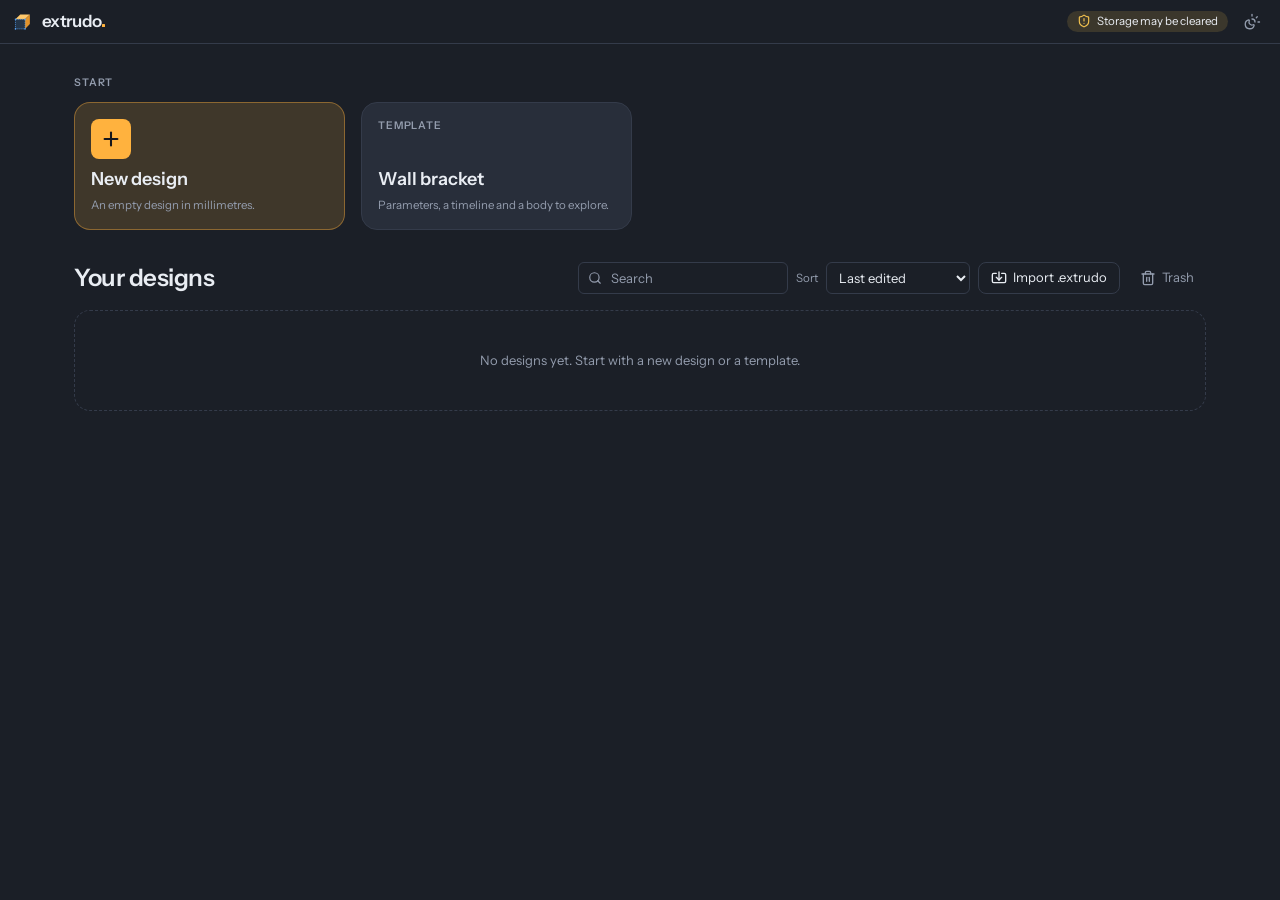
<file: v0.1/index.html>
<!doctype html>
<html lang="en" data-theme="dark">
  <head>
    <meta charset="UTF-8" />
    <meta name="viewport" content="width=device-width, initial-scale=1.0" />
    <meta name="color-scheme" content="dark light" />
    <meta name="description" content="Extrudo: open-source parametric CAD for 3D printing, in your browser." />
    <link rel="icon" type="image/svg+xml" href="./favicon.svg" />
    <title>Extrudo</title>
    <script type="module" crossorigin src="./assets/index-CWhSMAbJ.js"></script>
    <link rel="modulepreload" crossorigin href="./assets/rolldown-runtime-hePW80VL.js">
    <link rel="modulepreload" crossorigin href="./assets/jsx-runtime-BNakU3Ej.js">
    <link rel="modulepreload" crossorigin href="./assets/src-CPjJGbZI.js">
    <link rel="modulepreload" crossorigin href="./assets/geometry-B359JLGw.js">
    <link rel="stylesheet" crossorigin href="./assets/index-D5C_b0Go.css">
  </head>
  <body>
    <div id="root"></div>
  </body>
</html>
</file>
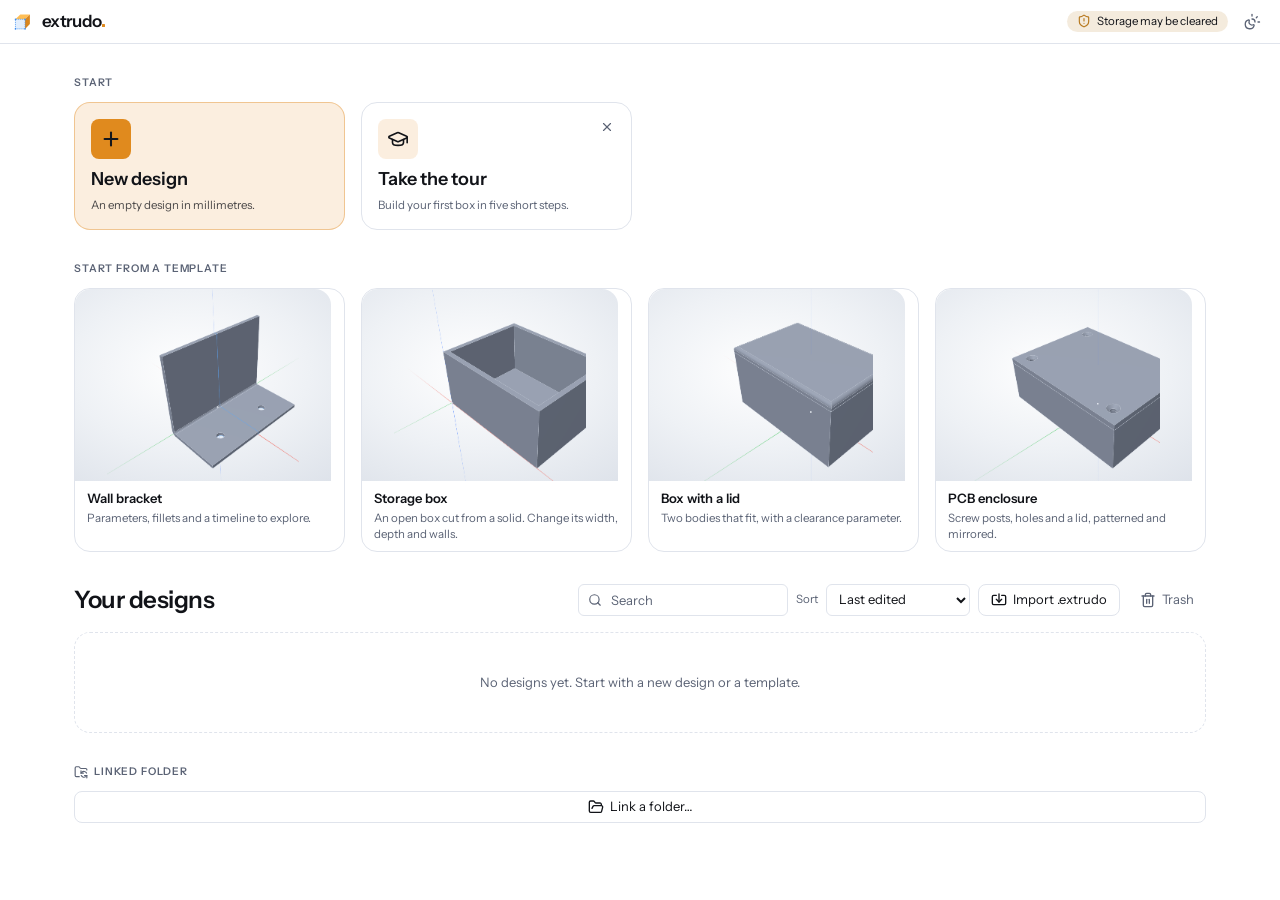
<file: v0.4.0/index.html>
<!doctype html>
<html lang="en" data-theme="dark">
  <head>
    <meta charset="UTF-8" />
    <meta name="viewport" content="width=device-width, initial-scale=1.0" />
    <meta name="color-scheme" content="dark light" />
    <meta name="description" content="Extrudo: open-source parametric CAD for 3D printing, in your browser." />
    <link rel="icon" type="image/svg+xml" href="./favicon.svg" />
    <link rel="manifest" href="./manifest.webmanifest" />
    <meta name="theme-color" content="#1B1F27" />
    <title>Extrudo</title>
    <!-- https://vibeclones.github.io/extrudo/v0.4.0 is filled in at build time (pwa/site.ts, ADR-0054). -->
    <link rel="canonical" href="https://vibeclones.github.io/extrudo/v0.4.0/" />
    <meta property="og:type" content="website" />
    <meta property="og:site_name" content="Extrudo" />
    <meta property="og:title" content="Extrudo: parametric CAD for 3D printing, in your browser" />
    <meta
      property="og:description"
      content="Sketch, extrude, fillet and print. Open-source parametric CAD that runs in your browser, offline too. Change one number and the whole part follows."
    />
    <meta property="og:url" content="https://vibeclones.github.io/extrudo/v0.4.0/" />
    <meta property="og:image" content="https://vibeclones.github.io/extrudo/v0.4.0/og-image.png" />
    <meta property="og:image:width" content="1200" />
    <meta property="og:image:height" content="630" />
    <meta
      property="og:image:alt"
      content="The Extrudo logo: a dashed blue sketch square turning into an amber solid."
    />
    <meta name="twitter:card" content="summary_large_image" />
    <meta name="twitter:title" content="Extrudo: parametric CAD for 3D printing, in your browser" />
    <meta name="twitter:image" content="https://vibeclones.github.io/extrudo/v0.4.0/og-image.png" />
    <script type="module" crossorigin src="./assets/index-D12wbkp7.js"></script>
    <link rel="modulepreload" crossorigin href="./assets/rolldown-runtime-hePW80VL.js">
    <link rel="modulepreload" crossorigin href="./assets/react-Cvdyeg_0.js">
    <link rel="modulepreload" crossorigin href="./assets/jsx-runtime-NZYk81nU.js">
    <link rel="modulepreload" crossorigin href="./assets/src-MJo_H_nE.js">
    <link rel="modulepreload" crossorigin href="./assets/react-u54ufNxj.js">
    <link rel="modulepreload" crossorigin href="./assets/design-system-CztnoFjO.js">
    <link rel="modulepreload" crossorigin href="./assets/rotate-ccw-CpwN2UFD.js">
    <link rel="modulepreload" crossorigin href="./assets/plugin-file-Ce0NEFuF.js">
    <link rel="modulepreload" crossorigin href="./assets/inference-C0Fulh9d.js">
    <link rel="modulepreload" crossorigin href="./assets/profiles-BE1t1I1O.js">
    <link rel="modulepreload" crossorigin href="./assets/preload-helper-uBIymjUX.js">
    <link rel="modulepreload" crossorigin href="./assets/profiles-DQoOIpNQ.js">
    <link rel="modulepreload" crossorigin href="./assets/camera-PHK5ll-J.js">
    <link rel="modulepreload" crossorigin href="./assets/pick-BTY83aRv.js">
    <link rel="modulepreload" crossorigin href="./assets/renderMeter-DRRln1HT.js">
    <link rel="modulepreload" crossorigin href="./assets/keymap-BOavQjX5.js">
    <link rel="modulepreload" crossorigin href="./assets/src-StYnCT_u.js">
    <link rel="modulepreload" crossorigin href="./assets/ViewportBoundary-BnSNINhY.js">
    <link rel="modulepreload" crossorigin href="./assets/build-CEqO6Ph7.js">
    <link rel="modulepreload" crossorigin href="./assets/ids-Whmpdo9Z.js">
    <link rel="modulepreload" crossorigin href="./assets/drafts-L1d5ES_u.js">
    <link rel="modulepreload" crossorigin href="./assets/useRecompute-CVsr24Vw.js">
    <link rel="stylesheet" crossorigin href="./assets/index-BIPIo-74.css">
  </head>
  <body>
    <div id="root"></div>
  </body>
</html>
</file>
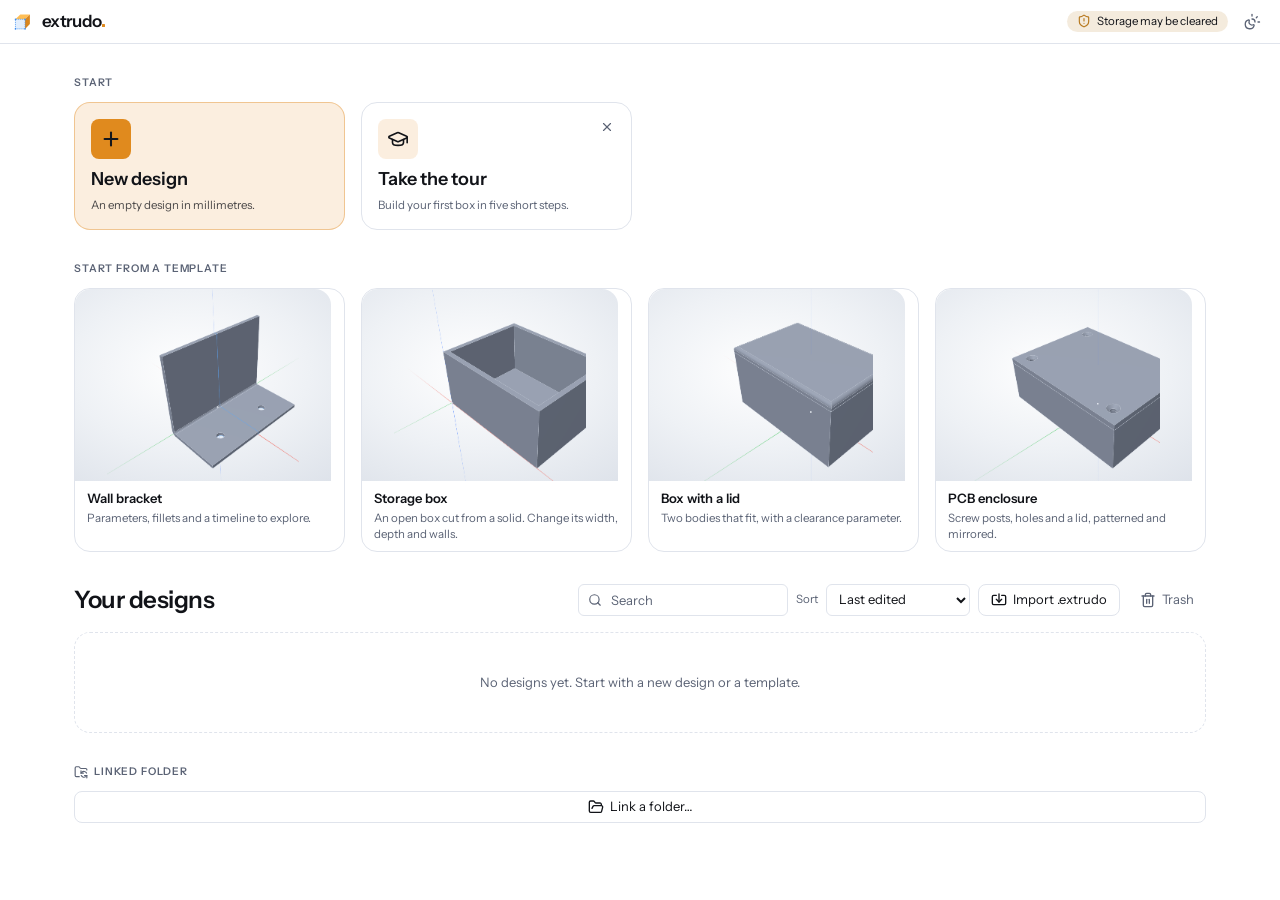
<file: v0.4.1/index.html>
<!doctype html>
<html lang="en" data-theme="dark">
  <head>
    <meta charset="UTF-8" />
    <meta name="viewport" content="width=device-width, initial-scale=1.0" />
    <meta name="color-scheme" content="dark light" />
    <meta name="description" content="Extrudo: open-source parametric CAD for 3D printing, in your browser." />
    <link rel="icon" type="image/svg+xml" href="./favicon.svg" />
    <link rel="manifest" href="./manifest.webmanifest" />
    <meta name="theme-color" content="#1B1F27" />
    <title>Extrudo</title>
    <!-- https://vibeclones.github.io/extrudo/v0.4.1 is filled in at build time (pwa/site.ts, ADR-0054). -->
    <link rel="canonical" href="https://vibeclones.github.io/extrudo/v0.4.1/" />
    <meta property="og:type" content="website" />
    <meta property="og:site_name" content="Extrudo" />
    <meta property="og:title" content="Extrudo: parametric CAD for 3D printing, in your browser" />
    <meta
      property="og:description"
      content="Sketch, extrude, fillet and print. Open-source parametric CAD that runs in your browser, offline too. Change one number and the whole part follows."
    />
    <meta property="og:url" content="https://vibeclones.github.io/extrudo/v0.4.1/" />
    <meta property="og:image" content="https://vibeclones.github.io/extrudo/v0.4.1/og-image.png" />
    <meta property="og:image:width" content="1200" />
    <meta property="og:image:height" content="630" />
    <meta
      property="og:image:alt"
      content="The Extrudo logo: a dashed blue sketch square turning into an amber solid."
    />
    <meta name="twitter:card" content="summary_large_image" />
    <meta name="twitter:title" content="Extrudo: parametric CAD for 3D printing, in your browser" />
    <meta name="twitter:image" content="https://vibeclones.github.io/extrudo/v0.4.1/og-image.png" />
    <script type="module" crossorigin src="./assets/index-C5CcjXB4.js"></script>
    <link rel="modulepreload" crossorigin href="./assets/rolldown-runtime-hePW80VL.js">
    <link rel="modulepreload" crossorigin href="./assets/react-Cvdyeg_0.js">
    <link rel="modulepreload" crossorigin href="./assets/jsx-runtime-NZYk81nU.js">
    <link rel="modulepreload" crossorigin href="./assets/src-MJo_H_nE.js">
    <link rel="modulepreload" crossorigin href="./assets/react-u54ufNxj.js">
    <link rel="modulepreload" crossorigin href="./assets/design-system-CztnoFjO.js">
    <link rel="modulepreload" crossorigin href="./assets/rotate-ccw-CpwN2UFD.js">
    <link rel="modulepreload" crossorigin href="./assets/plugin-file-Ce0NEFuF.js">
    <link rel="modulepreload" crossorigin href="./assets/inference-C0Fulh9d.js">
    <link rel="modulepreload" crossorigin href="./assets/profiles-BE1t1I1O.js">
    <link rel="modulepreload" crossorigin href="./assets/preload-helper-uBIymjUX.js">
    <link rel="modulepreload" crossorigin href="./assets/profiles-DQoOIpNQ.js">
    <link rel="modulepreload" crossorigin href="./assets/camera-PHK5ll-J.js">
    <link rel="modulepreload" crossorigin href="./assets/pick-BTY83aRv.js">
    <link rel="modulepreload" crossorigin href="./assets/renderMeter-DRRln1HT.js">
    <link rel="modulepreload" crossorigin href="./assets/keymap-BOavQjX5.js">
    <link rel="modulepreload" crossorigin href="./assets/src-StYnCT_u.js">
    <link rel="modulepreload" crossorigin href="./assets/ViewportBoundary-BnSNINhY.js">
    <link rel="modulepreload" crossorigin href="./assets/build-CEqO6Ph7.js">
    <link rel="modulepreload" crossorigin href="./assets/ids-Whmpdo9Z.js">
    <link rel="modulepreload" crossorigin href="./assets/drafts-L1d5ES_u.js">
    <link rel="modulepreload" crossorigin href="./assets/useRecompute-tvKb_bGm.js">
    <link rel="stylesheet" crossorigin href="./assets/index-BIPIo-74.css">
  </head>
  <body>
    <div id="root"></div>
  </body>
</html>
</file>
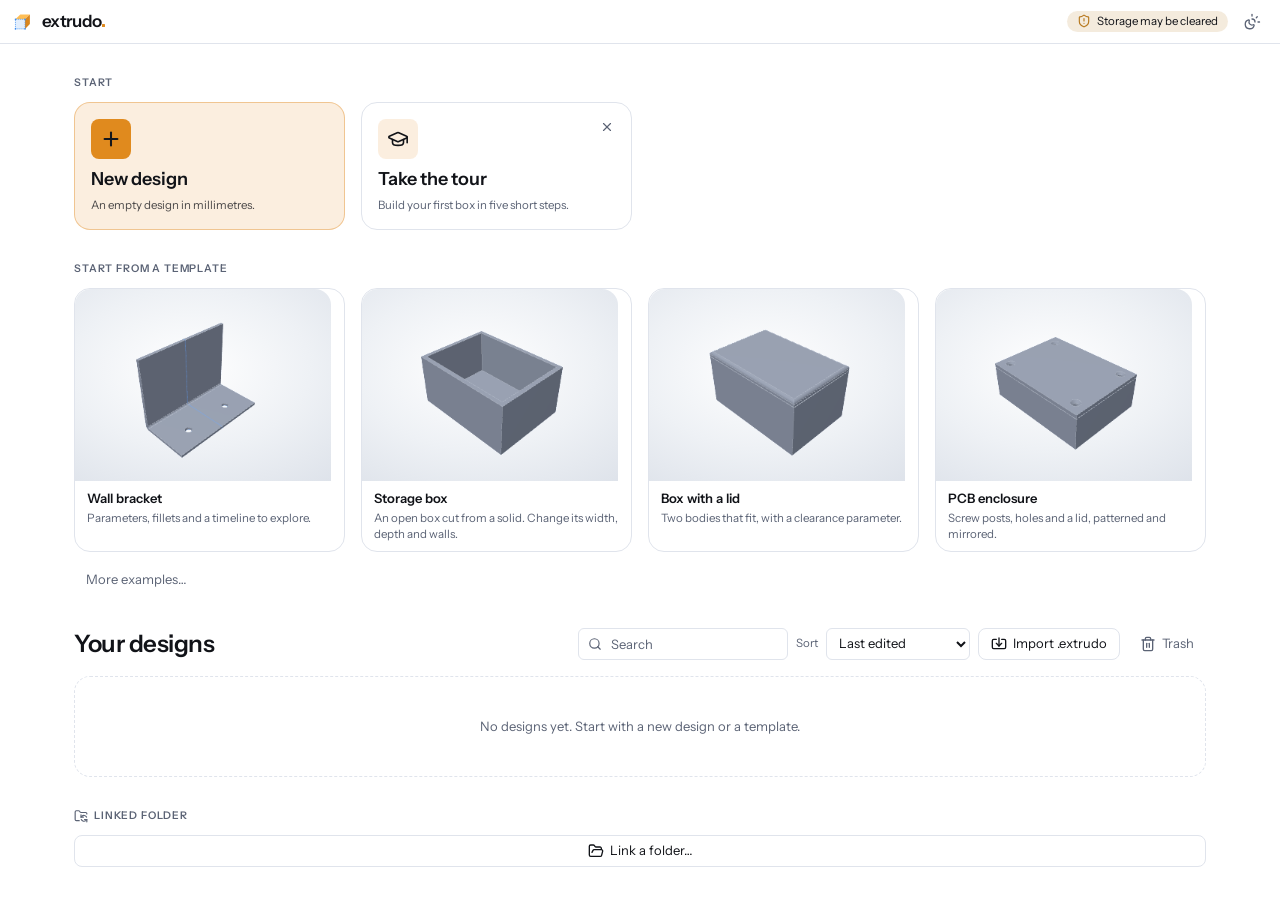
<file: v0.5.0/index.html>
<!doctype html>
<html lang="en" data-theme="dark">
  <head>
    <meta charset="UTF-8" />
    <meta name="viewport" content="width=device-width, initial-scale=1.0" />
    <meta name="color-scheme" content="dark light" />
    <meta name="description" content="Extrudo: open-source parametric CAD for 3D printing, in your browser." />
    <link rel="icon" type="image/svg+xml" href="./favicon.svg" />
    <link rel="manifest" href="./manifest.webmanifest" />
    <meta name="theme-color" content="#1B1F27" />
    <title>Extrudo</title>
    <!-- https://vibeclones.github.io/extrudo/v0.5.0 is filled in at build time (pwa/site.ts, ADR-0054). -->
    <link rel="canonical" href="https://vibeclones.github.io/extrudo/v0.5.0/" />
    <meta property="og:type" content="website" />
    <meta property="og:site_name" content="Extrudo" />
    <meta property="og:title" content="Extrudo: parametric CAD for 3D printing, in your browser" />
    <meta
      property="og:description"
      content="Sketch, extrude, fillet and print. Open-source parametric CAD that runs in your browser, offline too. Change one number and the whole part follows."
    />
    <meta property="og:url" content="https://vibeclones.github.io/extrudo/v0.5.0/" />
    <meta property="og:image" content="https://vibeclones.github.io/extrudo/v0.5.0/og-image.png" />
    <meta property="og:image:width" content="1200" />
    <meta property="og:image:height" content="630" />
    <meta
      property="og:image:alt"
      content="The Extrudo logo: a dashed blue sketch square turning into an amber solid."
    />
    <meta name="twitter:card" content="summary_large_image" />
    <meta name="twitter:title" content="Extrudo: parametric CAD for 3D printing, in your browser" />
    <meta name="twitter:image" content="https://vibeclones.github.io/extrudo/v0.5.0/og-image.png" />
    <script type="module" crossorigin src="./assets/index-B5rpO3js.js"></script>
    <link rel="modulepreload" crossorigin href="./assets/rolldown-runtime-hePW80VL.js">
    <link rel="modulepreload" crossorigin href="./assets/react-Cvdyeg_0.js">
    <link rel="modulepreload" crossorigin href="./assets/jsx-runtime-NZYk81nU.js">
    <link rel="modulepreload" crossorigin href="./assets/src-DDNYb2S2.js">
    <link rel="modulepreload" crossorigin href="./assets/react-u54ufNxj.js">
    <link rel="modulepreload" crossorigin href="./assets/design-system-BHJPgseU.js">
    <link rel="modulepreload" crossorigin href="./assets/rotate-ccw-DDOPUvSC.js">
    <link rel="modulepreload" crossorigin href="./assets/plugin-file-uUwCNKHD.js">
    <link rel="modulepreload" crossorigin href="./assets/inference-BBTcFUr4.js">
    <link rel="modulepreload" crossorigin href="./assets/profiles-CvbPgYwg.js">
    <link rel="modulepreload" crossorigin href="./assets/preload-helper-uBIymjUX.js">
    <link rel="modulepreload" crossorigin href="./assets/profiles-Bs7Q1s47.js">
    <link rel="modulepreload" crossorigin href="./assets/camera-PHK5ll-J.js">
    <link rel="modulepreload" crossorigin href="./assets/pick-CSK_V963.js">
    <link rel="modulepreload" crossorigin href="./assets/renderMeter-DhgPis1p.js">
    <link rel="modulepreload" crossorigin href="./assets/keymap-D7kbPI-m.js">
    <link rel="modulepreload" crossorigin href="./assets/src-BsUDc3xw.js">
    <link rel="modulepreload" crossorigin href="./assets/ViewportBoundary-BuJghV-2.js">
    <link rel="modulepreload" crossorigin href="./assets/build-Dy50tGPk.js">
    <link rel="modulepreload" crossorigin href="./assets/ids-R7dIBnkI.js">
    <link rel="modulepreload" crossorigin href="./assets/drafts-L1d5ES_u.js">
    <link rel="modulepreload" crossorigin href="./assets/useRecompute-BK23A1yV.js">
    <link rel="stylesheet" crossorigin href="./assets/index-Cknf0BlU.css">
  </head>
  <body>
    <div id="root"></div>
  </body>
</html>
</file>
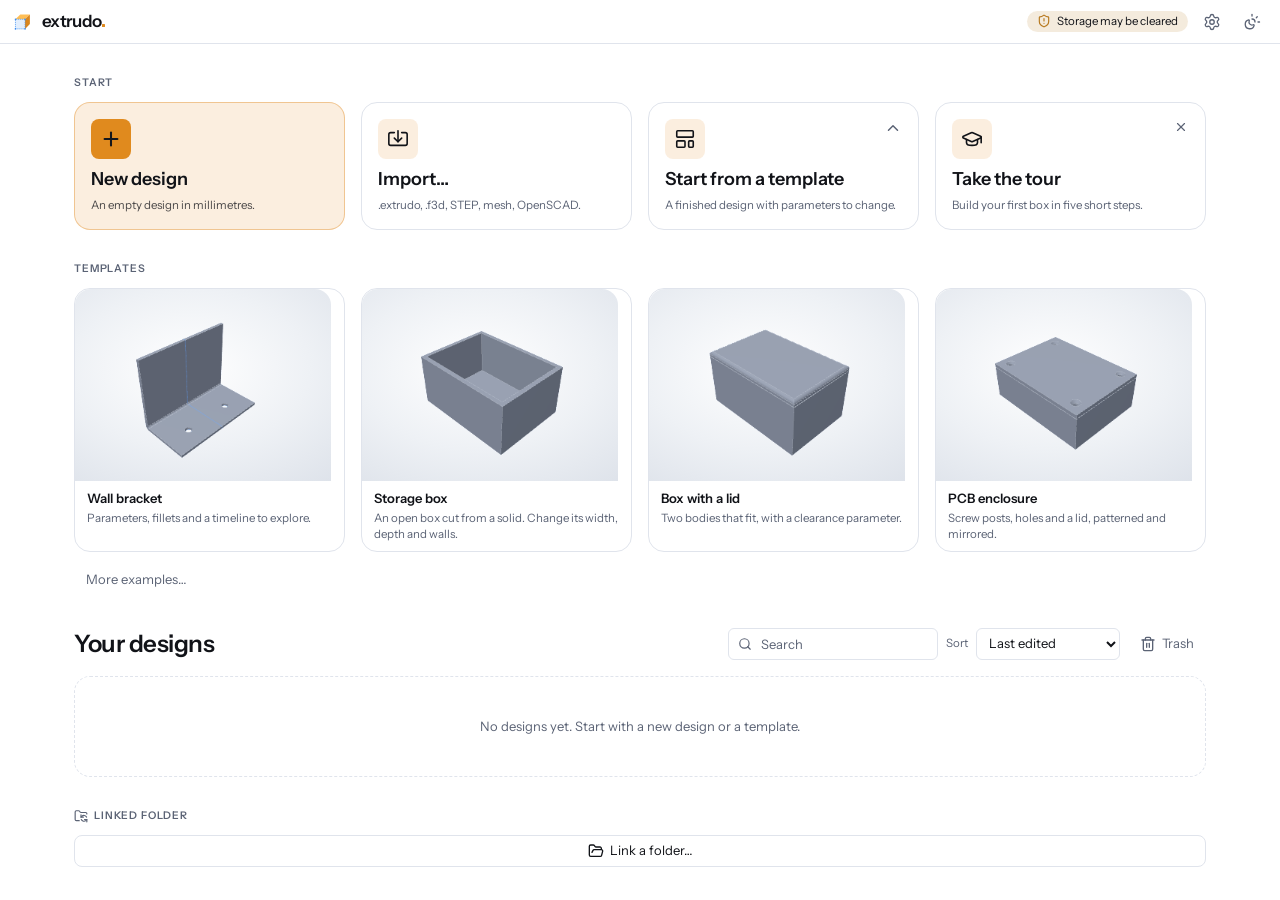
<file: v0.6.0/index.html>
<!doctype html>
<html lang="en" data-theme="dark">
  <head>
    <meta charset="UTF-8" />
    <meta name="viewport" content="width=device-width, initial-scale=1.0" />
    <meta name="color-scheme" content="dark light" />
    <meta name="description" content="Extrudo: open-source parametric CAD for 3D printing, in your browser." />
    <link rel="icon" type="image/svg+xml" href="./favicon.svg" />
    <link rel="manifest" href="./manifest.webmanifest" />
    <meta name="theme-color" content="#1B1F27" />
    <title>Extrudo</title>
    <!-- https://vibeclones.github.io/extrudo/v0.6.0 is filled in at build time (pwa/site.ts, ADR-0054). -->
    <link rel="canonical" href="https://vibeclones.github.io/extrudo/v0.6.0/" />
    <meta property="og:type" content="website" />
    <meta property="og:site_name" content="Extrudo" />
    <meta property="og:title" content="Extrudo: parametric CAD for 3D printing, in your browser" />
    <meta
      property="og:description"
      content="Sketch, extrude, fillet and print. Open-source parametric CAD that runs in your browser, offline too. Change one number and the whole part follows."
    />
    <meta property="og:url" content="https://vibeclones.github.io/extrudo/v0.6.0/" />
    <meta property="og:image" content="https://vibeclones.github.io/extrudo/v0.6.0/og-image.png" />
    <meta property="og:image:width" content="1200" />
    <meta property="og:image:height" content="630" />
    <meta
      property="og:image:alt"
      content="The Extrudo logo: a dashed blue sketch square turning into an amber solid."
    />
    <meta name="twitter:card" content="summary_large_image" />
    <meta name="twitter:title" content="Extrudo: parametric CAD for 3D printing, in your browser" />
    <meta name="twitter:image" content="https://vibeclones.github.io/extrudo/v0.6.0/og-image.png" />
    <script type="module" crossorigin src="./assets/index-5Qi01weV.js"></script>
    <link rel="modulepreload" crossorigin href="./assets/rolldown-runtime-hePW80VL.js">
    <link rel="modulepreload" crossorigin href="./assets/react-Cvdyeg_0.js">
    <link rel="modulepreload" crossorigin href="./assets/jsx-runtime-NZYk81nU.js">
    <link rel="modulepreload" crossorigin href="./assets/src-KJwm4ELN.js">
    <link rel="modulepreload" crossorigin href="./assets/react-u54ufNxj.js">
    <link rel="modulepreload" crossorigin href="./assets/navigation-CDAJM8aC.js">
    <link rel="modulepreload" crossorigin href="./assets/preload-helper-uBIymjUX.js">
    <link rel="modulepreload" crossorigin href="./assets/inference-5K65sWL8.js">
    <link rel="modulepreload" crossorigin href="./assets/profiles-lPMcL3wR.js">
    <link rel="modulepreload" crossorigin href="./assets/profiles-HwTeezNz.js">
    <link rel="modulepreload" crossorigin href="./assets/plugin-file-BSSvJMjr.js">
    <link rel="modulepreload" crossorigin href="./assets/camera-PHK5ll-J.js">
    <link rel="modulepreload" crossorigin href="./assets/pick-DO28cLK3.js">
    <link rel="modulepreload" crossorigin href="./assets/renderMeter-CAyZoQHo.js">
    <link rel="stylesheet" crossorigin href="./assets/index-BBrtSKjR.css">
  </head>
  <body>
    <div id="root"></div>
  </body>
</html>
</file>
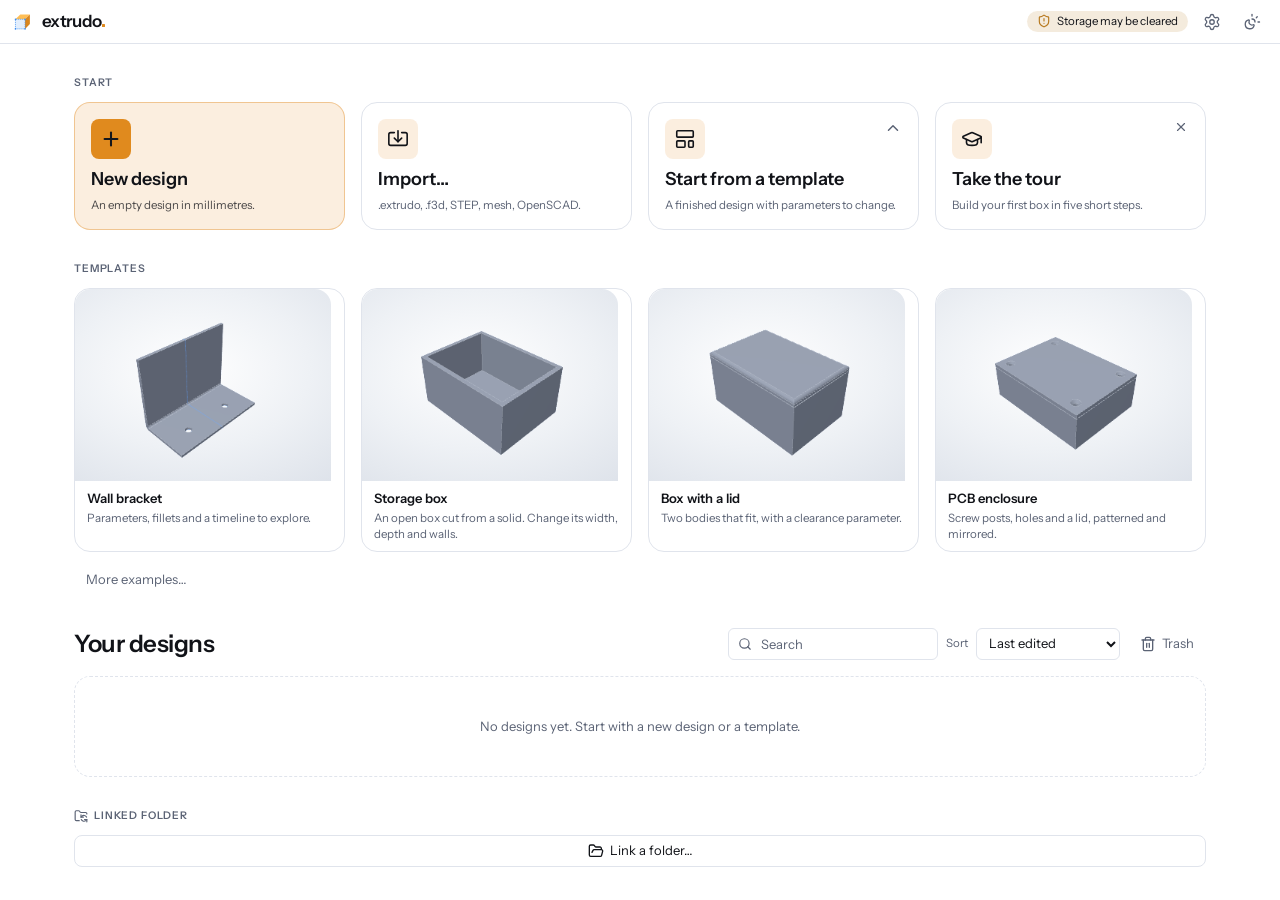
<file: v0.6.1/index.html>
<!doctype html>
<html lang="en" data-theme="dark">
  <head>
    <meta charset="UTF-8" />
    <meta name="viewport" content="width=device-width, initial-scale=1.0" />
    <meta name="color-scheme" content="dark light" />
    <meta name="description" content="Extrudo: open-source parametric CAD for 3D printing, in your browser." />
    <link rel="icon" type="image/svg+xml" href="./favicon.svg" />
    <link rel="manifest" href="./manifest.webmanifest" />
    <meta name="theme-color" content="#1B1F27" />
    <title>Extrudo</title>
    <!-- https://vibeclones.github.io/extrudo/v0.6.1 is filled in at build time (pwa/site.ts, ADR-0054). -->
    <link rel="canonical" href="https://vibeclones.github.io/extrudo/v0.6.1/" />
    <meta property="og:type" content="website" />
    <meta property="og:site_name" content="Extrudo" />
    <meta property="og:title" content="Extrudo: parametric CAD for 3D printing, in your browser" />
    <meta
      property="og:description"
      content="Sketch, extrude, fillet and print. Open-source parametric CAD that runs in your browser, offline too. Change one number and the whole part follows."
    />
    <meta property="og:url" content="https://vibeclones.github.io/extrudo/v0.6.1/" />
    <meta property="og:image" content="https://vibeclones.github.io/extrudo/v0.6.1/og-image.png" />
    <meta property="og:image:width" content="1200" />
    <meta property="og:image:height" content="630" />
    <meta
      property="og:image:alt"
      content="The Extrudo logo: a dashed blue sketch square turning into an amber solid."
    />
    <meta name="twitter:card" content="summary_large_image" />
    <meta name="twitter:title" content="Extrudo: parametric CAD for 3D printing, in your browser" />
    <meta name="twitter:image" content="https://vibeclones.github.io/extrudo/v0.6.1/og-image.png" />
    <script type="module" crossorigin src="./assets/index-DQuDRXZV.js"></script>
    <link rel="modulepreload" crossorigin href="./assets/rolldown-runtime-hePW80VL.js">
    <link rel="modulepreload" crossorigin href="./assets/react-Cvdyeg_0.js">
    <link rel="modulepreload" crossorigin href="./assets/jsx-runtime-NZYk81nU.js">
    <link rel="modulepreload" crossorigin href="./assets/src-KJwm4ELN.js">
    <link rel="modulepreload" crossorigin href="./assets/react-u54ufNxj.js">
    <link rel="modulepreload" crossorigin href="./assets/navigation-CDAJM8aC.js">
    <link rel="modulepreload" crossorigin href="./assets/preload-helper-uBIymjUX.js">
    <link rel="modulepreload" crossorigin href="./assets/inference-5K65sWL8.js">
    <link rel="modulepreload" crossorigin href="./assets/profiles-lPMcL3wR.js">
    <link rel="modulepreload" crossorigin href="./assets/profiles-HwTeezNz.js">
    <link rel="modulepreload" crossorigin href="./assets/plugin-file-BSSvJMjr.js">
    <link rel="modulepreload" crossorigin href="./assets/camera-PHK5ll-J.js">
    <link rel="modulepreload" crossorigin href="./assets/pick-DO28cLK3.js">
    <link rel="modulepreload" crossorigin href="./assets/renderMeter-CAyZoQHo.js">
    <link rel="stylesheet" crossorigin href="./assets/index-BBrtSKjR.css">
  </head>
  <body>
    <div id="root"></div>
  </body>
</html>
</file>
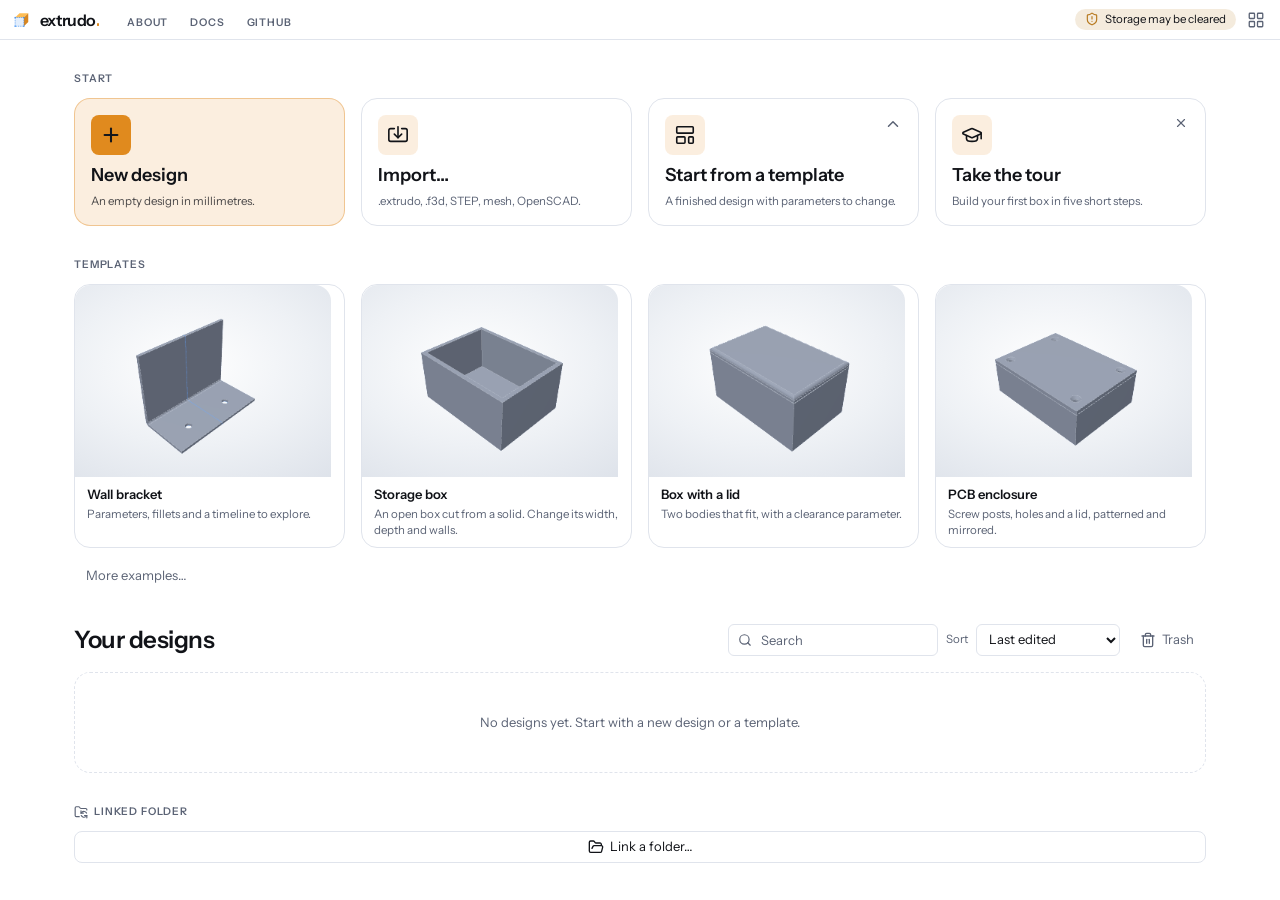
<file: v0.7.0/index.html>
<!doctype html>
<html lang="en" data-theme="dark">
  <head>
    <meta charset="UTF-8" />
    <meta name="viewport" content="width=device-width, initial-scale=1.0" />
    <meta name="color-scheme" content="dark light" />
    <meta name="description" content="Extrudo: open-source parametric CAD for 3D printing, in your browser." />
    <link rel="icon" type="image/svg+xml" href="./favicon.svg" />
    <link rel="manifest" href="./manifest.webmanifest" />
    <meta name="theme-color" content="#1B1F27" />
    <title>Extrudo</title>
    <!-- https://vibeclones.github.io/extrudo/v0.7.0 is filled in at build time (pwa/site.ts, ADR-0054). -->
    <link rel="canonical" href="https://vibeclones.github.io/extrudo/v0.7.0/" />
    <meta property="og:type" content="website" />
    <meta property="og:site_name" content="Extrudo" />
    <meta property="og:title" content="Extrudo: parametric CAD for 3D printing, in your browser" />
    <meta
      property="og:description"
      content="Sketch, extrude, fillet and print. Open-source parametric CAD that runs in your browser, offline too. Change one number and the whole part follows."
    />
    <meta property="og:url" content="https://vibeclones.github.io/extrudo/v0.7.0/" />
    <meta property="og:image" content="https://vibeclones.github.io/extrudo/v0.7.0/og-image.png" />
    <meta property="og:image:width" content="1200" />
    <meta property="og:image:height" content="630" />
    <meta
      property="og:image:alt"
      content="The Extrudo logo: a dashed blue sketch square turning into an amber solid."
    />
    <meta name="twitter:card" content="summary_large_image" />
    <meta name="twitter:title" content="Extrudo: parametric CAD for 3D printing, in your browser" />
    <meta name="twitter:image" content="https://vibeclones.github.io/extrudo/v0.7.0/og-image.png" />
    <script type="module" crossorigin src="./assets/index-DDizKp2C.js"></script>
    <link rel="modulepreload" crossorigin href="./assets/rolldown-runtime-hePW80VL.js">
    <link rel="modulepreload" crossorigin href="./assets/react-Cvdyeg_0.js">
    <link rel="modulepreload" crossorigin href="./assets/jsx-runtime-NZYk81nU.js">
    <link rel="modulepreload" crossorigin href="./assets/src-BMGKuMof.js">
    <link rel="modulepreload" crossorigin href="./assets/react-u54ufNxj.js">
    <link rel="modulepreload" crossorigin href="./assets/navigation-Db6foyIO.js">
    <link rel="modulepreload" crossorigin href="./assets/preload-helper-uBIymjUX.js">
    <link rel="modulepreload" crossorigin href="./assets/fonts-CgYEtUw5.js">
    <link rel="modulepreload" crossorigin href="./assets/plugin-file-sV_5y5fi.js">
    <link rel="modulepreload" crossorigin href="./assets/inference-Cf6t-hVq.js">
    <link rel="modulepreload" crossorigin href="./assets/profiles-Cxy1sv3B.js">
    <link rel="modulepreload" crossorigin href="./assets/src-DuORtlBy.js">
    <link rel="modulepreload" crossorigin href="./assets/profiles-B_FDfRvn.js">
    <link rel="modulepreload" crossorigin href="./assets/camera-PHK5ll-J.js">
    <link rel="modulepreload" crossorigin href="./assets/pick-CXRChTja.js">
    <link rel="modulepreload" crossorigin href="./assets/renderMeter-E_crOLys.js">
    <link rel="modulepreload" crossorigin href="./assets/browser-DQAT89Bm.js">
    <link rel="stylesheet" crossorigin href="./assets/index-B8zLjZew.css">
  </head>
  <body>
    <div id="root"></div>
  </body>
</html>
</file>
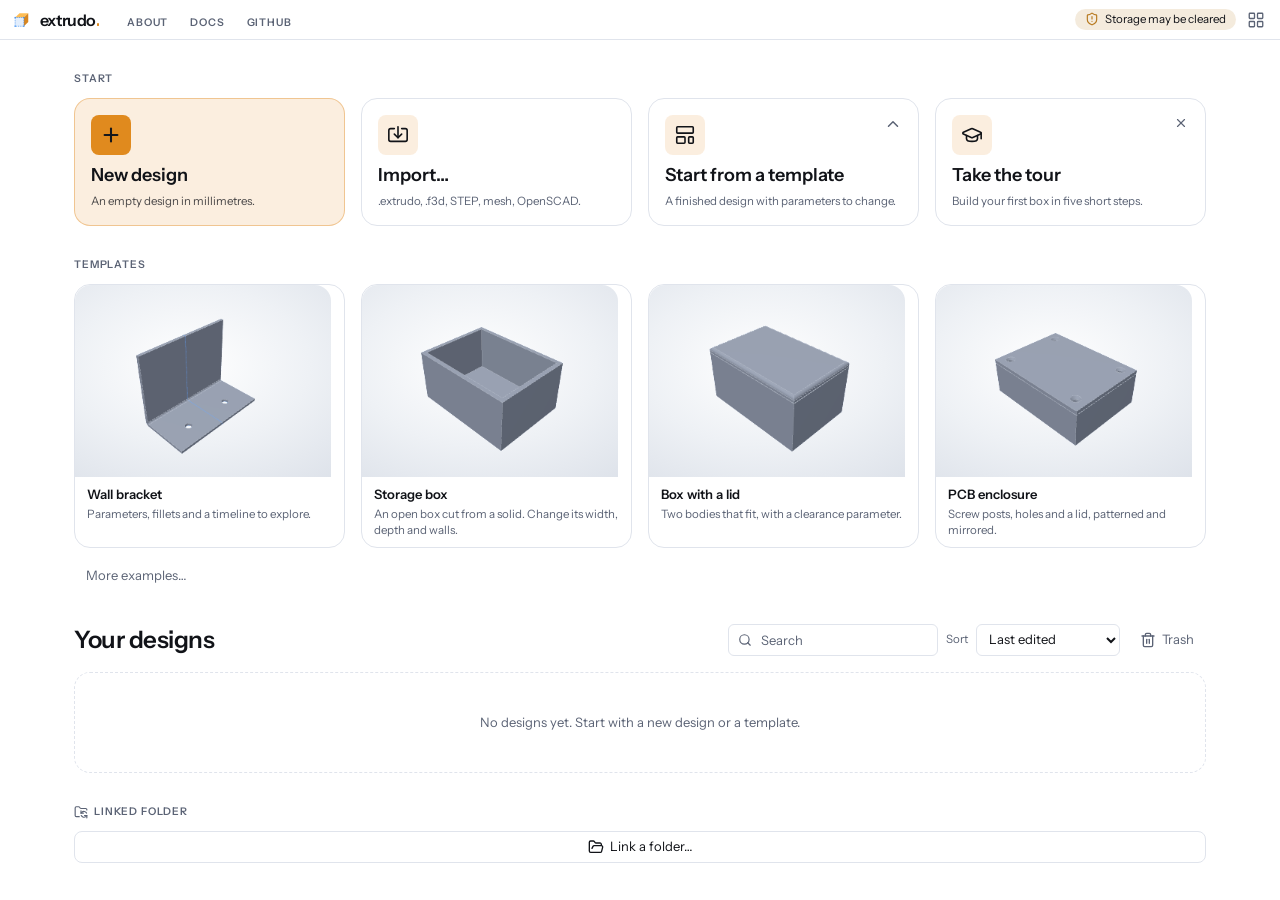
<file: v0.8.0/index.html>
<!doctype html>
<html lang="en" data-theme="dark">
  <head>
    <meta charset="UTF-8" />
    <meta name="viewport" content="width=device-width, initial-scale=1.0" />
    <meta name="color-scheme" content="dark light" />
    <meta name="description" content="Extrudo: open-source parametric CAD for 3D printing, in your browser." />
    <link rel="icon" type="image/svg+xml" href="./favicon.svg" />
    <link rel="manifest" href="./manifest.webmanifest" />
    <meta name="theme-color" content="#1B1F27" />
    <title>Extrudo</title>
    <!-- https://vibeclones.github.io/extrudo/v0.8.0 is filled in at build time (pwa/site.ts, ADR-0054). -->
    <link rel="canonical" href="https://vibeclones.github.io/extrudo/v0.8.0/" />
    <meta property="og:type" content="website" />
    <meta property="og:site_name" content="Extrudo" />
    <meta property="og:title" content="Extrudo: parametric CAD for 3D printing, in your browser" />
    <meta
      property="og:description"
      content="Sketch, extrude, fillet and print. Open-source parametric CAD that runs in your browser, offline too. Change one number and the whole part follows."
    />
    <meta property="og:url" content="https://vibeclones.github.io/extrudo/v0.8.0/" />
    <meta property="og:image" content="https://vibeclones.github.io/extrudo/v0.8.0/og-image.png" />
    <meta property="og:image:width" content="1200" />
    <meta property="og:image:height" content="630" />
    <meta
      property="og:image:alt"
      content="The Extrudo logo: a dashed blue sketch square turning into an amber solid."
    />
    <meta name="twitter:card" content="summary_large_image" />
    <meta name="twitter:title" content="Extrudo: parametric CAD for 3D printing, in your browser" />
    <meta name="twitter:image" content="https://vibeclones.github.io/extrudo/v0.8.0/og-image.png" />
    <script type="module" crossorigin src="./assets/index-CqkCKd0V.js"></script>
    <link rel="modulepreload" crossorigin href="./assets/rolldown-runtime-hePW80VL.js">
    <link rel="modulepreload" crossorigin href="./assets/src-DOKWKGQp.js">
    <link rel="modulepreload" crossorigin href="./assets/plugin-file-BHzDxAU3.js">
    <link rel="modulepreload" crossorigin href="./assets/inference-DMoQVVaC.js">
    <link rel="modulepreload" crossorigin href="./assets/profiles-omrng8Mb.js">
    <link rel="modulepreload" crossorigin href="./assets/src-BDsUAQSu.js">
    <link rel="modulepreload" crossorigin href="./assets/react-Cvdyeg_0.js">
    <link rel="modulepreload" crossorigin href="./assets/react-u54ufNxj.js">
    <link rel="modulepreload" crossorigin href="./assets/jsx-runtime-NZYk81nU.js">
    <link rel="modulepreload" crossorigin href="./assets/navigation-K2FTz-jn.js">
    <link rel="modulepreload" crossorigin href="./assets/preload-helper-uBIymjUX.js">
    <link rel="modulepreload" crossorigin href="./assets/fonts-Der9vf9H.js">
    <link rel="modulepreload" crossorigin href="./assets/profiles-BuT-GlWf.js">
    <link rel="modulepreload" crossorigin href="./assets/camera-PHK5ll-J.js">
    <link rel="modulepreload" crossorigin href="./assets/pick-BWKmGDbs.js">
    <link rel="modulepreload" crossorigin href="./assets/renderMeter-D-uhRRr_.js">
    <link rel="modulepreload" crossorigin href="./assets/browser-BnnMZdnZ.js">
    <link rel="stylesheet" crossorigin href="./assets/index-YSTdEkZW.css">
  </head>
  <body>
    <div id="root"></div>
  </body>
</html>
</file>
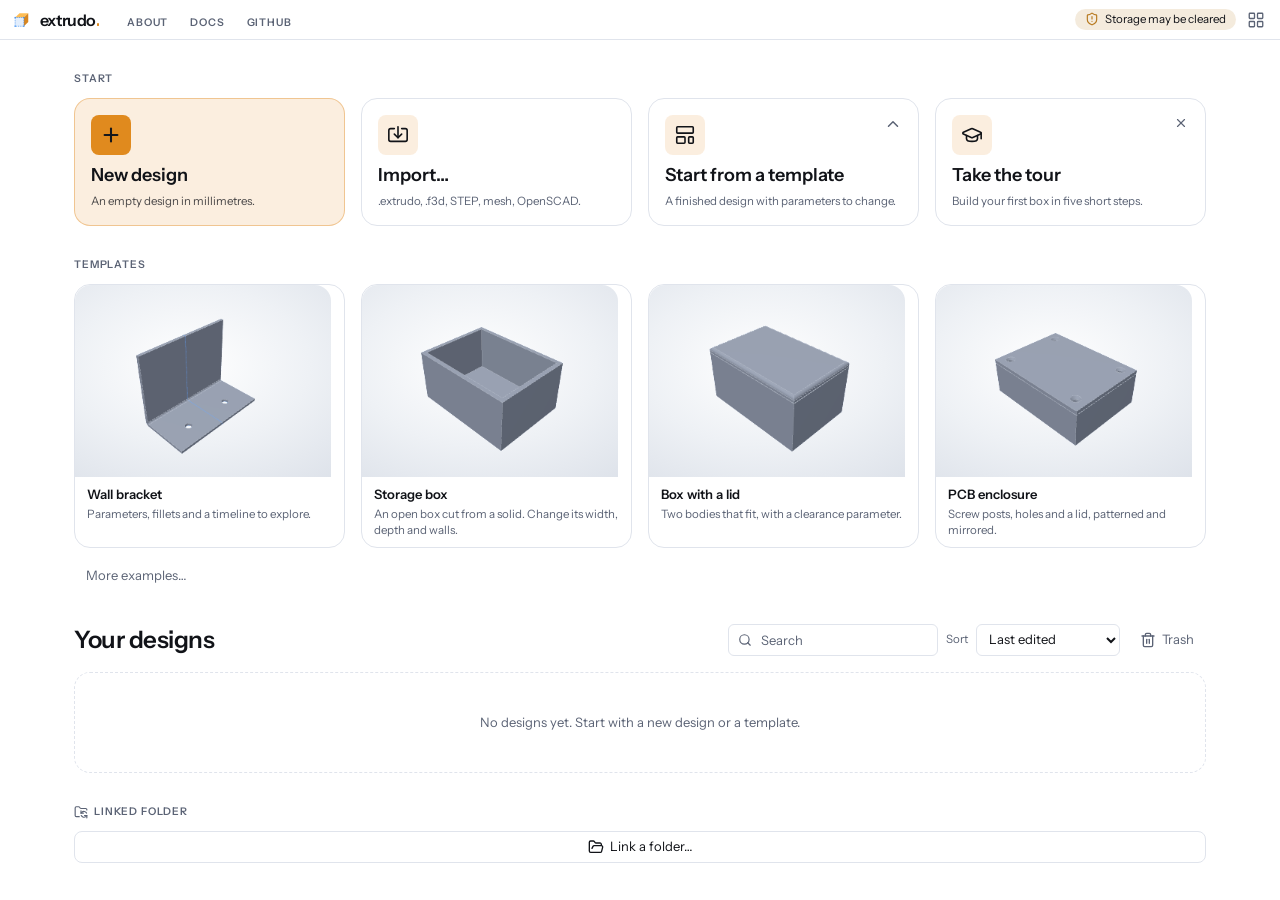
<file: v0.8.1/index.html>
<!doctype html>
<html lang="en" data-theme="dark">
  <head>
    <meta charset="UTF-8" />
    <meta name="viewport" content="width=device-width, initial-scale=1.0" />
    <meta name="color-scheme" content="dark light" />
    <meta name="description" content="Extrudo: open-source parametric CAD for 3D printing, in your browser." />
    <link rel="icon" type="image/svg+xml" href="./favicon.svg" />
    <link rel="manifest" href="./manifest.webmanifest" />
    <meta name="theme-color" content="#1B1F27" />
    <title>Extrudo</title>
    <!-- https://vibeclones.github.io/extrudo/v0.8.1 is filled in at build time (pwa/site.ts, ADR-0054). -->
    <link rel="canonical" href="https://vibeclones.github.io/extrudo/v0.8.1/" />
    <meta property="og:type" content="website" />
    <meta property="og:site_name" content="Extrudo" />
    <meta property="og:title" content="Extrudo: parametric CAD for 3D printing, in your browser" />
    <meta
      property="og:description"
      content="Sketch, extrude, fillet and print. Open-source parametric CAD that runs in your browser, offline too. Change one number and the whole part follows."
    />
    <meta property="og:url" content="https://vibeclones.github.io/extrudo/v0.8.1/" />
    <meta property="og:image" content="https://vibeclones.github.io/extrudo/v0.8.1/og-image.png" />
    <meta property="og:image:width" content="1200" />
    <meta property="og:image:height" content="630" />
    <meta
      property="og:image:alt"
      content="The Extrudo logo: a dashed blue sketch square turning into an amber solid."
    />
    <meta name="twitter:card" content="summary_large_image" />
    <meta name="twitter:title" content="Extrudo: parametric CAD for 3D printing, in your browser" />
    <meta name="twitter:image" content="https://vibeclones.github.io/extrudo/v0.8.1/og-image.png" />
    <script type="module" crossorigin src="./assets/index-BmDGUzGZ.js"></script>
    <link rel="modulepreload" crossorigin href="./assets/rolldown-runtime-hePW80VL.js">
    <link rel="modulepreload" crossorigin href="./assets/src-DOKWKGQp.js">
    <link rel="modulepreload" crossorigin href="./assets/plugin-file-BHzDxAU3.js">
    <link rel="modulepreload" crossorigin href="./assets/inference-DMoQVVaC.js">
    <link rel="modulepreload" crossorigin href="./assets/profiles-omrng8Mb.js">
    <link rel="modulepreload" crossorigin href="./assets/src-Ckq6RBVj.js">
    <link rel="modulepreload" crossorigin href="./assets/react-Cvdyeg_0.js">
    <link rel="modulepreload" crossorigin href="./assets/react-u54ufNxj.js">
    <link rel="modulepreload" crossorigin href="./assets/jsx-runtime-NZYk81nU.js">
    <link rel="modulepreload" crossorigin href="./assets/navigation-K2FTz-jn.js">
    <link rel="modulepreload" crossorigin href="./assets/preload-helper-uBIymjUX.js">
    <link rel="modulepreload" crossorigin href="./assets/fonts-Der9vf9H.js">
    <link rel="modulepreload" crossorigin href="./assets/profiles-BuT-GlWf.js">
    <link rel="modulepreload" crossorigin href="./assets/camera-PHK5ll-J.js">
    <link rel="modulepreload" crossorigin href="./assets/pick-yHcRaVIV.js">
    <link rel="modulepreload" crossorigin href="./assets/renderMeter-B7sGwG0I.js">
    <link rel="modulepreload" crossorigin href="./assets/browser-BnnMZdnZ.js">
    <link rel="stylesheet" crossorigin href="./assets/index-BEJpNmBe.css">
  </head>
  <body>
    <div id="root"></div>
  </body>
</html>
</file>
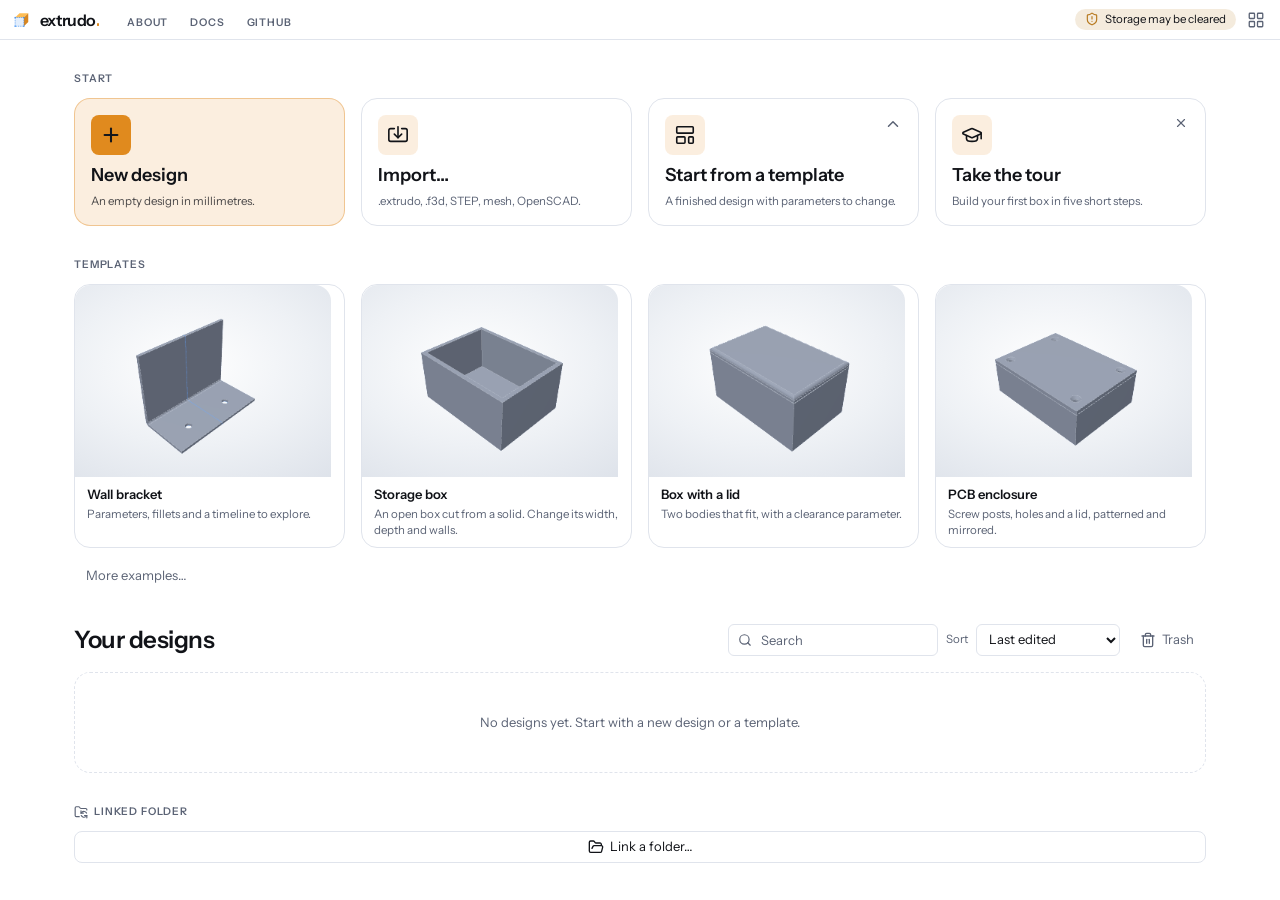
<file: v0.8.2/index.html>
<!doctype html>
<html lang="en" data-theme="dark">
  <head>
    <meta charset="UTF-8" />
    <meta name="viewport" content="width=device-width, initial-scale=1.0" />
    <meta name="color-scheme" content="dark light" />
    <meta name="description" content="Extrudo: open-source parametric CAD for 3D printing, in your browser." />
    <link rel="icon" type="image/svg+xml" href="./favicon.svg" />
    <link rel="manifest" href="./manifest.webmanifest" />
    <meta name="theme-color" content="#1B1F27" />
    <title>Extrudo</title>
    <!-- https://vibeclones.github.io/extrudo/v0.8.2 is filled in at build time (pwa/site.ts, ADR-0054). -->
    <link rel="canonical" href="https://vibeclones.github.io/extrudo/v0.8.2/" />
    <meta property="og:type" content="website" />
    <meta property="og:site_name" content="Extrudo" />
    <meta property="og:title" content="Extrudo: parametric CAD for 3D printing, in your browser" />
    <meta
      property="og:description"
      content="Sketch, extrude, fillet and print. Open-source parametric CAD that runs in your browser, offline too. Change one number and the whole part follows."
    />
    <meta property="og:url" content="https://vibeclones.github.io/extrudo/v0.8.2/" />
    <meta property="og:image" content="https://vibeclones.github.io/extrudo/v0.8.2/og-image.png" />
    <meta property="og:image:width" content="1200" />
    <meta property="og:image:height" content="630" />
    <meta
      property="og:image:alt"
      content="The Extrudo logo: a dashed blue sketch square turning into an amber solid."
    />
    <meta name="twitter:card" content="summary_large_image" />
    <meta name="twitter:title" content="Extrudo: parametric CAD for 3D printing, in your browser" />
    <meta name="twitter:image" content="https://vibeclones.github.io/extrudo/v0.8.2/og-image.png" />
    <script type="module" crossorigin src="./assets/index-Bgj3qJJr.js"></script>
    <link rel="modulepreload" crossorigin href="./assets/rolldown-runtime-XKyaHtl9.js">
    <link rel="modulepreload" crossorigin href="./assets/src-C9nKNbY3.js">
    <link rel="modulepreload" crossorigin href="./assets/plugin-file-DFPbPUoa.js">
    <link rel="modulepreload" crossorigin href="./assets/inference-BMlb4ZBo.js">
    <link rel="modulepreload" crossorigin href="./assets/profiles-DCy72_y-.js">
    <link rel="modulepreload" crossorigin href="./assets/src-BBl9vsqW.js">
    <link rel="modulepreload" crossorigin href="./assets/react-BZk3575t.js">
    <link rel="modulepreload" crossorigin href="./assets/react-DyUkWBJi.js">
    <link rel="modulepreload" crossorigin href="./assets/jsx-runtime-LKYXHABd.js">
    <link rel="modulepreload" crossorigin href="./assets/navigation-DTVvTbya.js">
    <link rel="modulepreload" crossorigin href="./assets/textDraft-2qnX55UK.js">
    <link rel="modulepreload" crossorigin href="./assets/preload-helper-CRzLMJPS.js">
    <link rel="modulepreload" crossorigin href="./assets/fonts-BxIqIC8C.js">
    <link rel="modulepreload" crossorigin href="./assets/camera-Dcel4O5U.js">
    <link rel="modulepreload" crossorigin href="./assets/profiles-D9dBWMTB.js">
    <link rel="modulepreload" crossorigin href="./assets/pick-3AigwFq-.js">
    <link rel="modulepreload" crossorigin href="./assets/renderMeter-BpjyASpX.js">
    <link rel="modulepreload" crossorigin href="./assets/browser-BK7wBoDm.js">
    <link rel="stylesheet" crossorigin href="./assets/index-CB1JAdap.css">
  </head>
  <body>
    <div id="root"></div>
  </body>
</html>
</file>
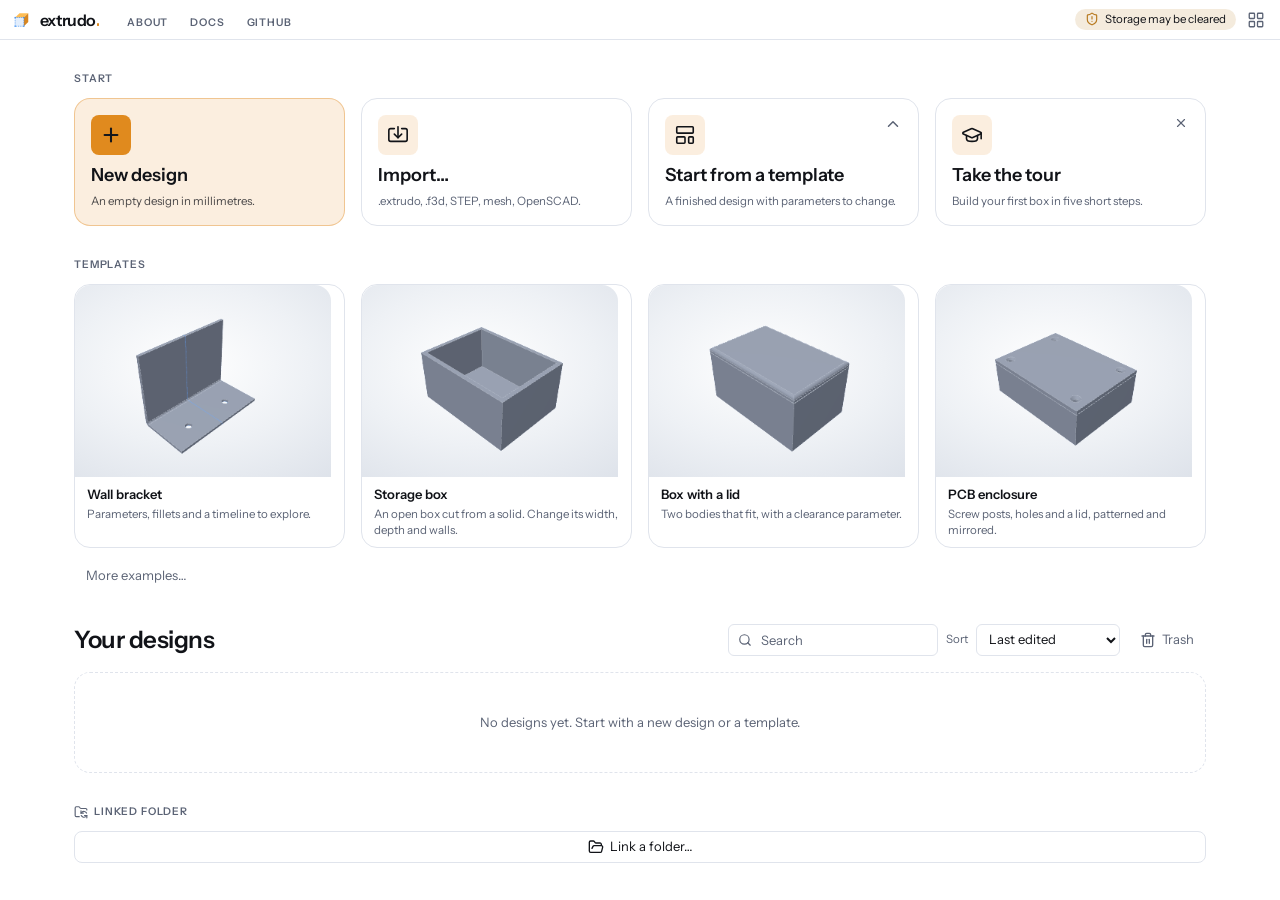
<file: v0.8.3/index.html>
<!doctype html>
<html lang="en" data-theme="dark">
  <head>
    <meta charset="UTF-8" />
    <meta name="viewport" content="width=device-width, initial-scale=1.0" />
    <meta name="color-scheme" content="dark light" />
    <meta name="description" content="Extrudo: open-source parametric CAD for 3D printing, in your browser." />
    <link rel="icon" type="image/svg+xml" href="./favicon.svg" />
    <link rel="manifest" href="./manifest.webmanifest" />
    <meta name="theme-color" content="#1B1F27" />
    <title>Extrudo</title>
    <!-- https://vibeclones.github.io/extrudo/v0.8.3 is filled in at build time (pwa/site.ts, ADR-0054). -->
    <link rel="canonical" href="https://vibeclones.github.io/extrudo/v0.8.3/" />
    <meta property="og:type" content="website" />
    <meta property="og:site_name" content="Extrudo" />
    <meta property="og:title" content="Extrudo: parametric CAD for 3D printing, in your browser" />
    <meta
      property="og:description"
      content="Sketch, extrude, fillet and print. Open-source parametric CAD that runs in your browser, offline too. Change one number and the whole part follows."
    />
    <meta property="og:url" content="https://vibeclones.github.io/extrudo/v0.8.3/" />
    <meta property="og:image" content="https://vibeclones.github.io/extrudo/v0.8.3/og-image.png" />
    <meta property="og:image:width" content="1200" />
    <meta property="og:image:height" content="630" />
    <meta
      property="og:image:alt"
      content="The Extrudo logo: a dashed blue sketch square turning into an amber solid."
    />
    <meta name="twitter:card" content="summary_large_image" />
    <meta name="twitter:title" content="Extrudo: parametric CAD for 3D printing, in your browser" />
    <meta name="twitter:image" content="https://vibeclones.github.io/extrudo/v0.8.3/og-image.png" />
    <script type="module" crossorigin src="./assets/index-WCKQoJpK.js"></script>
    <link rel="modulepreload" crossorigin href="./assets/rolldown-runtime-XKyaHtl9.js">
    <link rel="modulepreload" crossorigin href="./assets/src-C9nKNbY3.js">
    <link rel="modulepreload" crossorigin href="./assets/plugin-file-DFPbPUoa.js">
    <link rel="modulepreload" crossorigin href="./assets/inference-BMlb4ZBo.js">
    <link rel="modulepreload" crossorigin href="./assets/profiles-DCy72_y-.js">
    <link rel="modulepreload" crossorigin href="./assets/src-BBl9vsqW.js">
    <link rel="modulepreload" crossorigin href="./assets/react-BZk3575t.js">
    <link rel="modulepreload" crossorigin href="./assets/react-DyUkWBJi.js">
    <link rel="modulepreload" crossorigin href="./assets/jsx-runtime-LKYXHABd.js">
    <link rel="modulepreload" crossorigin href="./assets/navigation-DTVvTbya.js">
    <link rel="modulepreload" crossorigin href="./assets/textDraft-IUYZin1R.js">
    <link rel="modulepreload" crossorigin href="./assets/preload-helper-CRzLMJPS.js">
    <link rel="modulepreload" crossorigin href="./assets/fonts-BcyU1zDV.js">
    <link rel="modulepreload" crossorigin href="./assets/camera-Dcel4O5U.js">
    <link rel="modulepreload" crossorigin href="./assets/profiles-Ch1gVQIL.js">
    <link rel="modulepreload" crossorigin href="./assets/pick-CyyDgKP6.js">
    <link rel="modulepreload" crossorigin href="./assets/renderMeter-CxTDOONw.js">
    <link rel="modulepreload" crossorigin href="./assets/browser-BK7wBoDm.js">
    <link rel="stylesheet" crossorigin href="./assets/index-DRa78jC5.css">
  </head>
  <body>
    <div id="root"></div>
  </body>
</html>
</file>
<file: v0.1/assets/index-D5C_b0Go.css>
@font-face{font-family:Instrument Sans;font-style:normal;font-display:swap;font-weight:400;src:url(./instrument-sans-latin-ext-400-normal-Q_nF8v4l.woff2)format("woff2"),url(./instrument-sans-latin-ext-400-normal-r32jotim.woff)format("woff");unicode-range:U+100-2BA,U+2BD-2C5,U+2C7-2CC,U+2CE-2D7,U+2DD-2FF,U+304,U+308,U+329,U+1D00-1DBF,U+1E00-1E9F,U+1EF2-1EFF,U+2020,U+20A0-20AB,U+20AD-20C0,U+2113,U+2C60-2C7F,U+A720-A7FF}@font-face{font-family:Instrument Sans;font-style:normal;font-display:swap;font-weight:400;src:url(./instrument-sans-latin-400-normal-DRC__1Mx.woff2)format("woff2"),url(./instrument-sans-latin-400-normal-D1W7dsQl.woff)format("woff");unicode-range:U+??,U+131,U+152-153,U+2BB-2BC,U+2C6,U+2DA,U+2DC,U+304,U+308,U+329,U+2000-206F,U+20AC,U+2122,U+2191,U+2193,U+2212,U+2215,U+FEFF,U+FFFD}@font-face{font-family:Instrument Sans;font-style:normal;font-display:swap;font-weight:500;src:url(./instrument-sans-latin-ext-500-normal-CTEe1bJa.woff2)format("woff2"),url(./instrument-sans-latin-ext-500-normal-CAxz3nsc.woff)format("woff");unicode-range:U+100-2BA,U+2BD-2C5,U+2C7-2CC,U+2CE-2D7,U+2DD-2FF,U+304,U+308,U+329,U+1D00-1DBF,U+1E00-1E9F,U+1EF2-1EFF,U+2020,U+20A0-20AB,U+20AD-20C0,U+2113,U+2C60-2C7F,U+A720-A7FF}@font-face{font-family:Instrument Sans;font-style:normal;font-display:swap;font-weight:500;src:url(./instrument-sans-latin-500-normal-Dk9ku72i.woff2)format("woff2"),url(./instrument-sans-latin-500-normal-Z6ESRlEs.woff)format("woff");unicode-range:U+??,U+131,U+152-153,U+2BB-2BC,U+2C6,U+2DA,U+2DC,U+304,U+308,U+329,U+2000-206F,U+20AC,U+2122,U+2191,U+2193,U+2212,U+2215,U+FEFF,U+FFFD}@font-face{font-family:Instrument Sans;font-style:normal;font-display:swap;font-weight:600;src:url(./instrument-sans-latin-ext-600-normal-BsaQcF38.woff2)format("woff2"),url(./instrument-sans-latin-ext-600-normal-DMks36a2.woff)format("woff");unicode-range:U+100-2BA,U+2BD-2C5,U+2C7-2CC,U+2CE-2D7,U+2DD-2FF,U+304,U+308,U+329,U+1D00-1DBF,U+1E00-1E9F,U+1EF2-1EFF,U+2020,U+20A0-20AB,U+20AD-20C0,U+2113,U+2C60-2C7F,U+A720-A7FF}@font-face{font-family:Instrument Sans;font-style:normal;font-display:swap;font-weight:600;src:url(./instrument-sans-latin-600-normal-B7fBEWYG.woff2)format("woff2"),url(./instrument-sans-latin-600-normal-B9e8oLYv.woff)format("woff");unicode-range:U+??,U+131,U+152-153,U+2BB-2BC,U+2C6,U+2DA,U+2DC,U+304,U+308,U+329,U+2000-206F,U+20AC,U+2122,U+2191,U+2193,U+2212,U+2215,U+FEFF,U+FFFD}@font-face{font-family:JetBrains Mono;font-style:normal;font-display:swap;font-weight:400;src:url([data-uri])format("woff2"),url([data-uri])format("woff");unicode-range:U+460-52F,U+1C80-1C8A,U+20B4,U+2DE0-2DFF,U+A640-A69F,U+FE2E-FE2F}@font-face{font-family:JetBrains Mono;font-style:normal;font-display:swap;font-weight:400;src:url(./jetbrains-mono-cyrillic-400-normal-BEIGL1Tu.woff2)format("woff2"),url(./jetbrains-mono-cyrillic-400-normal-ugxPyKxw.woff)format("woff");unicode-range:U+301,U+400-45F,U+490-491,U+4B0-4B1,U+2116}@font-face{font-family:JetBrains Mono;font-style:normal;font-display:swap;font-weight:400;src:url(./jetbrains-mono-greek-400-normal-C190GLew.woff2)format("woff2"),url(./jetbrains-mono-greek-400-normal-B9oWc5Lo.woff)format("woff");unicode-range:U+370-377,U+37A-37F,U+384-38A,U+38C,U+38E-3A1,U+3A3-3FF}@font-face{font-family:JetBrains Mono;font-style:normal;font-display:swap;font-weight:400;src:url([data-uri])format("woff2"),url(./jetbrains-mono-vietnamese-400-normal-CqNFfHCs.woff)format("woff");unicode-range:U+102-103,U+110-111,U+128-129,U+168-169,U+1A0-1A1,U+1AF-1B0,U+300-301,U+303-304,U+308-309,U+323,U+329,U+1EA0-1EF9,U+20AB}@font-face{font-family:JetBrains Mono;font-style:normal;font-display:swap;font-weight:400;src:url(./jetbrains-mono-latin-ext-400-normal-Bc8Ftmh3.woff2)format("woff2"),url(./jetbrains-mono-latin-ext-400-normal-fXTG6kC5.woff)format("woff");unicode-range:U+100-2BA,U+2BD-2C5,U+2C7-2CC,U+2CE-2D7,U+2DD-2FF,U+304,U+308,U+329,U+1D00-1DBF,U+1E00-1E9F,U+1EF2-1EFF,U+2020,U+20A0-20AB,U+20AD-20C0,U+2113,U+2C60-2C7F,U+A720-A7FF}@font-face{font-family:JetBrains Mono;font-style:normal;font-display:swap;font-weight:400;src:url(./jetbrains-mono-latin-400-normal-V6pRDFza.woff2)format("woff2"),url(./jetbrains-mono-latin-400-normal-6-qcROiO.woff)format("woff");unicode-range:U+??,U+131,U+152-153,U+2BB-2BC,U+2C6,U+2DA,U+2DC,U+304,U+308,U+329,U+2000-206F,U+20AC,U+2122,U+2191,U+2193,U+2212,U+2215,U+FEFF,U+FFFD}@font-face{font-family:JetBrains Mono;font-style:normal;font-display:swap;font-weight:500;src:url([data-uri])format("woff2"),url([data-uri])format("woff");unicode-range:U+460-52F,U+1C80-1C8A,U+20B4,U+2DE0-2DFF,U+A640-A69F,U+FE2E-FE2F}@font-face{font-family:JetBrains Mono;font-style:normal;font-display:swap;font-weight:500;src:url(./jetbrains-mono-cyrillic-500-normal-DmUKJPL_.woff2)format("woff2"),url(./jetbrains-mono-cyrillic-500-normal-DJqRU3vO.woff)format("woff");unicode-range:U+301,U+400-45F,U+490-491,U+4B0-4B1,U+2116}@font-face{font-family:JetBrains Mono;font-style:normal;font-display:swap;font-weight:500;src:url(./jetbrains-mono-greek-500-normal-JpySY46c.woff2)format("woff2"),url(./jetbrains-mono-greek-500-normal-D7SFKleX.woff)format("woff");unicode-range:U+370-377,U+37A-37F,U+384-38A,U+38C,U+38E-3A1,U+3A3-3FF}@font-face{font-family:JetBrains Mono;font-style:normal;font-display:swap;font-weight:500;src:url([data-uri])format("woff2"),url(./jetbrains-mono-vietnamese-500-normal-DNRqzVM1.woff)format("woff");unicode-range:U+102-103,U+110-111,U+128-129,U+168-169,U+1A0-1A1,U+1AF-1B0,U+300-301,U+303-304,U+308-309,U+323,U+329,U+1EA0-1EF9,U+20AB}@font-face{font-family:JetBrains Mono;font-style:normal;font-display:swap;font-weight:500;src:url(./jetbrains-mono-latin-ext-500-normal-Cut-4mMH.woff2)format("woff2"),url(./jetbrains-mono-latin-ext-500-normal-ckzbgY84.woff)format("woff");unicode-range:U+100-2BA,U+2BD-2C5,U+2C7-2CC,U+2CE-2D7,U+2DD-2FF,U+304,U+308,U+329,U+1D00-1DBF,U+1E00-1E9F,U+1EF2-1EFF,U+2020,U+20A0-20AB,U+20AD-20C0,U+2113,U+2C60-2C7F,U+A720-A7FF}@font-face{font-family:JetBrains Mono;font-style:normal;font-display:swap;font-weight:500;src:url(./jetbrains-mono-latin-500-normal-BWZEU5yA.woff2)format("woff2"),url(./jetbrains-mono-latin-500-normal-CJOVTJB7.woff)format("woff");unicode-range:U+??,U+131,U+152-153,U+2BB-2BC,U+2C6,U+2DA,U+2DC,U+304,U+308,U+329,U+2000-206F,U+20AC,U+2122,U+2191,U+2193,U+2212,U+2215,U+FEFF,U+FFFD}@layer properties{@supports (((-webkit-hyphens:none)) and (not (margin-trim:inline))) or ((-moz-orient:inline) and (not (color:rgb(from red r g b)))){*,:before,:after,::backdrop{--tw-translate-x:0;--tw-translate-y:0;--tw-translate-z:0;--tw-rotate-x:initial;--tw-rotate-y:initial;--tw-rotate-z:initial;--tw-skew-x:initial;--tw-skew-y:initial;--tw-border-style:solid;--tw-leading:initial;--tw-font-weight:initial;--tw-tracking:initial;--tw-ordinal:initial;--tw-slashed-zero:initial;--tw-numeric-figure:initial;--tw-numeric-spacing:initial;--tw-numeric-fraction:initial;--tw-shadow:0 0 #0000;--tw-shadow-color:initial;--tw-shadow-alpha:100%;--tw-inset-shadow:0 0 #0000;--tw-inset-shadow-color:initial;--tw-inset-shadow-alpha:100%;--tw-ring-color:initial;--tw-ring-shadow:0 0 #0000;--tw-inset-ring-color:initial;--tw-inset-ring-shadow:0 0 #0000;--tw-ring-inset:initial;--tw-ring-offset-width:0px;--tw-ring-offset-color:#fff;--tw-ring-offset-shadow:0 0 #0000;--tw-outline-style:solid;--tw-blur:initial;--tw-brightness:initial;--tw-contrast:initial;--tw-grayscale:initial;--tw-hue-rotate:initial;--tw-invert:initial;--tw-opacity:initial;--tw-saturate:initial;--tw-sepia:initial;--tw-drop-shadow:initial;--tw-drop-shadow-color:initial;--tw-drop-shadow-alpha:100%;--tw-drop-shadow-size:initial;--tw-backdrop-blur:initial;--tw-backdrop-brightness:initial;--tw-backdrop-contrast:initial;--tw-backdrop-grayscale:initial;--tw-backdrop-hue-rotate:initial;--tw-backdrop-invert:initial;--tw-backdrop-opacity:initial;--tw-backdrop-saturate:initial;--tw-backdrop-sepia:initial;--tw-duration:initial;--tw-ease:initial;--tw-content:""}}}@layer theme{:root,:host{--spacing:.25rem;--text-xs--line-height:calc(1 / .75);--text-sm--line-height:calc(1.25 / .875);--text-base--line-height:calc(1.5 / 1);--text-lg--line-height:calc(1.75 / 1.125);--text-xl--line-height:calc(1.75 / 1.25);--text-2xl:1.5rem;--text-2xl--line-height:calc(2 / 1.5);--font-weight-normal:400;--font-weight-medium:500;--font-weight-semibold:600;--radius-sm:.25rem;--ease-out:cubic-bezier(0, 0, .2, 1);--animate-pulse:pulse 2s cubic-bezier(.4, 0, .6, 1) infinite;--default-transition-duration:.15s;--default-transition-timing-function:cubic-bezier(.4, 0, .2, 1);--default-font-family:var(--x-font-ui);--default-mono-font-family:var(--x-font-mono)}}@layer base{*,:after,:before,::backdrop{box-sizing:border-box;border:0 solid;margin:0;padding:0}::file-selector-button{box-sizing:border-box;border:0 solid;margin:0;padding:0}html,:host{-webkit-text-size-adjust:100%;tab-size:4;line-height:1.5;font-family:var(--default-font-family,-apple-system, BlinkMacSystemFont, "Segoe UI", Roboto, "Helvetica Neue", "Noto Sans", Arial, sans-serif, "Apple Color Emoji", "Segoe UI Emoji", "Segoe UI Symbol", "Noto Color Emoji");font-feature-settings:var(--default-font-feature-settings,normal);font-variation-settings:var(--default-font-variation-settings,normal);-webkit-tap-highlight-color:transparent}hr{height:0;color:inherit;border-top-width:1px}abbr:where([title]){-webkit-text-decoration:underline dotted;text-decoration:underline dotted}h1,h2,h3,h4,h5,h6{font-size:inherit;font-weight:inherit}a{color:inherit;-webkit-text-decoration:inherit;-webkit-text-decoration:inherit;-webkit-text-decoration:inherit;-webkit-text-decoration:inherit;text-decoration:inherit}b,strong{font-weight:bolder}code,kbd,samp,pre{font-family:var(--default-mono-font-family,ui-monospace, SFMono-Regular, Menlo, Monaco, Consolas, "Liberation Mono", "Courier New", monospace);font-feature-settings:var(--default-mono-font-feature-settings,normal);font-variation-settings:var(--default-mono-font-variation-settings,normal);font-size:1em}small{font-size:80%}sub,sup{vertical-align:baseline;font-size:75%;line-height:0;position:relative}sub{bottom:-.25em}sup{top:-.5em}table{text-indent:0;border-color:inherit;border-collapse:collapse}:-moz-focusring:where(:not(iframe)){outline:auto}progress{vertical-align:baseline}summary{display:list-item}ol,ul,menu{list-style:none}img,svg,video,canvas,audio,iframe,embed,object{vertical-align:middle;display:block}img,video{max-width:100%;height:auto}button,input,select,optgroup,textarea{font:inherit;font-feature-settings:inherit;font-variation-settings:inherit;letter-spacing:inherit;color:inherit;opacity:1;background-color:#0000;border-radius:0}::file-selector-button{font:inherit;font-feature-settings:inherit;font-variation-settings:inherit;letter-spacing:inherit;color:inherit;opacity:1;background-color:#0000;border-radius:0}:where(select:is([multiple],[size])) optgroup{font-weight:bolder}:where(select:is([multiple],[size])) optgroup option{padding-inline-start:20px}::file-selector-button{margin-inline-end:4px}::placeholder{opacity:1}@supports (not ((-webkit-appearance:-apple-pay-button))) or (contain-intrinsic-size:1px){::placeholder{color:currentColor}@supports (color:color-mix(in lab, red, red)){::placeholder{color:color-mix(in oklab, currentcolor 50%, transparent)}}}textarea{resize:vertical}::-webkit-search-decoration{-webkit-appearance:none}::-webkit-date-and-time-value{min-height:1lh;text-align:inherit}::-webkit-datetime-edit{display:inline-flex}::-webkit-datetime-edit-fields-wrapper{padding:0}::-webkit-datetime-edit{padding-block:0}::-webkit-datetime-edit-year-field{padding-block:0}::-webkit-datetime-edit-month-field{padding-block:0}::-webkit-datetime-edit-day-field{padding-block:0}::-webkit-datetime-edit-hour-field{padding-block:0}::-webkit-datetime-edit-minute-field{padding-block:0}::-webkit-datetime-edit-second-field{padding-block:0}::-webkit-datetime-edit-millisecond-field{padding-block:0}::-webkit-datetime-edit-meridiem-field{padding-block:0}::-webkit-calendar-picker-indicator{line-height:1}:-moz-ui-invalid{box-shadow:none}button,input:where([type=button],[type=reset],[type=submit]){appearance:button}::file-selector-button{appearance:button}::-webkit-inner-spin-button{height:auto}::-webkit-outer-spin-button{height:auto}[hidden]:where(:not([hidden=until-found])){display:none!important}html,body,#root{height:100%}body{background:var(--x-bg);color:var(--x-ink);font-family:var(--x-font-ui);-webkit-font-smoothing:antialiased;font-size:13px;line-height:1.45}:focus-visible{outline:2px solid var(--x-accent);outline-offset:1px}}@layer components;@layer utilities{.pointer-events-auto{pointer-events:auto}.pointer-events-none{pointer-events:none}.collapse{visibility:collapse}.invisible{visibility:hidden}.visible{visibility:visible}.sr-only{clip-path:inset(50%);white-space:nowrap;border-width:0;width:1px;height:1px;margin:-1px;padding:0;position:absolute;overflow:hidden}.absolute{position:absolute}.fixed{position:fixed}.relative{position:relative}.inset-0{inset:0}.top-0{top:0}.top-1\/2{top:50%}.top-2{top:calc(var(--spacing) * 2)}.top-3{top:calc(var(--spacing) * 3)}.top-\[148px\]{top:148px}.right-0{right:0}.right-2{right:calc(var(--spacing) * 2)}.right-3{right:calc(var(--spacing) * 3)}.right-6{right:calc(var(--spacing) * 6)}.bottom-0{bottom:0}.bottom-3{bottom:calc(var(--spacing) * 3)}.bottom-4{bottom:calc(var(--spacing) * 4)}.left-0{left:0}.left-1\/2{left:50%}.left-2\.5{left:calc(var(--spacing) * 2.5)}.left-3{left:calc(var(--spacing) * 3)}.left-4{left:calc(var(--spacing) * 4)}.isolate{isolation:isolate}.z-10{z-index:10}.z-20{z-index:20}.z-40{z-index:40}.z-50{z-index:50}.z-\[3\]{z-index:3}.z-\[4\]{z-index:4}.z-\[5\]{z-index:5}.z-\[6\]{z-index:6}.m-0{margin:0}.-mx-1{margin-inline:calc(var(--spacing) * -1)}.mx-0\.5{margin-inline:calc(var(--spacing) * .5)}.mx-1{margin-inline:var(--spacing)}.mx-1\.5{margin-inline:calc(var(--spacing) * 1.5)}.mx-auto{margin-inline:auto}.my-1{margin-block:var(--spacing)}.my-1\.5{margin-block:calc(var(--spacing) * 1.5)}.mt-0\.5{margin-top:calc(var(--spacing) * .5)}.mt-1\.5{margin-top:calc(var(--spacing) * 1.5)}.mt-2{margin-top:calc(var(--spacing) * 2)}.mt-auto{margin-top:auto}.mr-auto{margin-right:auto}.mb-1{margin-bottom:var(--spacing)}.mb-2{margin-bottom:calc(var(--spacing) * 2)}.mb-5{margin-bottom:calc(var(--spacing) * 5)}.mb-auto{margin-bottom:auto}.-ml-1{margin-left:calc(var(--spacing) * -1)}.ml-1{margin-left:var(--spacing)}.ml-7{margin-left:calc(var(--spacing) * 7)}.ml-auto{margin-left:auto}.block{display:block}.flex{display:flex}.grid{display:grid}.hidden{display:none}.inline{display:inline}.inline-flex{display:inline-flex}.inline-grid{display:inline-grid}.table{display:table}.aspect-\[4\/3\]{aspect-ratio:4/3}.size-1\.5{width:calc(var(--spacing) * 1.5);height:calc(var(--spacing) * 1.5)}.size-2{width:calc(var(--spacing) * 2);height:calc(var(--spacing) * 2)}.size-5{width:calc(var(--spacing) * 5);height:calc(var(--spacing) * 5)}.size-6{width:calc(var(--spacing) * 6);height:calc(var(--spacing) * 6)}.size-7{width:calc(var(--spacing) * 7);height:calc(var(--spacing) * 7)}.size-8{width:calc(var(--spacing) * 8);height:calc(var(--spacing) * 8)}.size-10{width:calc(var(--spacing) * 10);height:calc(var(--spacing) * 10)}.size-\[26px\]{width:26px;height:26px}.size-\[30px\]{width:30px;height:30px}.size-\[132px\]{width:132px;height:132px}.size-full{width:100%;height:100%}.h-4{height:calc(var(--spacing) * 4)}.h-5{height:calc(var(--spacing) * 5)}.h-6{height:calc(var(--spacing) * 6)}.h-7{height:calc(var(--spacing) * 7)}.h-8{height:calc(var(--spacing) * 8)}.h-9{height:calc(var(--spacing) * 9)}.h-11{height:calc(var(--spacing) * 11)}.h-full{height:100%}.h-px{height:1px}.max-h-\[calc\(100vh-48px\)\]{max-height:calc(100vh - 48px)}.min-h-0{min-height:0}.min-h-5{min-height:calc(var(--spacing) * 5)}.min-h-9{min-height:calc(var(--spacing) * 9)}.min-h-32{min-height:calc(var(--spacing) * 32)}.min-h-\[70px\]{min-height:70px}.w-2{width:calc(var(--spacing) * 2)}.w-4{width:calc(var(--spacing) * 4)}.w-16{width:calc(var(--spacing) * 16)}.w-32{width:calc(var(--spacing) * 32)}.w-36{width:calc(var(--spacing) * 36)}.w-48{width:calc(var(--spacing) * 48)}.w-52{width:calc(var(--spacing) * 52)}.w-60{width:calc(var(--spacing) * 60)}.w-64{width:calc(var(--spacing) * 64)}.w-\[3px\]{width:3px}.w-\[13px\]{width:13px}.w-\[28\%\]{width:28%}.w-\[168px\]{width:168px}.w-\[200px\]{width:200px}.w-\[min\(420px\,calc\(100vw-32px\)\)\]{width:min(420px,100vw - 32px)}.w-\[min\(440px\,calc\(100vw-32px\)\)\]{width:min(440px,100vw - 32px)}.w-\[min\(1040px\,calc\(100vw-32px\)\)\]{width:min(1040px,100vw - 32px)}.w-full{width:100%}.w-px{width:1px}.max-w-60{max-width:calc(var(--spacing) * 60)}.max-w-64{max-width:calc(var(--spacing) * 64)}.max-w-96{max-width:calc(var(--spacing) * 96)}.max-w-\[28rem\]{max-width:28rem}.max-w-\[60\%\]{max-width:60%}.max-w-\[1180px\]{max-width:1180px}.min-w-0{min-width:0}.min-w-10{min-width:calc(var(--spacing) * 10)}.min-w-48{min-width:calc(var(--spacing) * 48)}.min-w-\[640px\]{min-width:640px}.flex-1{flex:1}.shrink{flex-shrink:1}.shrink-0{flex-shrink:0}.grow{flex-grow:1}.table-fixed{table-layout:fixed}.border-collapse{border-collapse:collapse}.-translate-x-1\/2{--tw-translate-x:calc(calc(1 / 2 * 100%) * -1);translate:var(--tw-translate-x) var(--tw-translate-y)}.-translate-x-full{--tw-translate-x:-100%;translate:var(--tw-translate-x) var(--tw-translate-y)}.-translate-y-1\/2{--tw-translate-y:calc(calc(1 / 2 * 100%) * -1);translate:var(--tw-translate-x) var(--tw-translate-y)}.-translate-y-\[18px\]{--tw-translate-y:calc(18px * -1);translate:var(--tw-translate-x) var(--tw-translate-y)}.-rotate-90{rotate:-90deg}.rotate-90{rotate:90deg}.rotate-180{rotate:180deg}.transform{transform:var(--tw-rotate-x,) var(--tw-rotate-y,) var(--tw-rotate-z,) var(--tw-skew-x,) var(--tw-skew-y,)}.animate-pulse{animation:var(--animate-pulse)}.cursor-col-resize{cursor:col-resize}.cursor-default{cursor:default}.cursor-move{cursor:move}.cursor-pointer{cursor:pointer}.touch-none{touch-action:none}.resize{resize:both}.grid-flow-col{grid-auto-flow:column}.grid-cols-3{grid-template-columns:repeat(3,minmax(0,1fr))}.grid-cols-5{grid-template-columns:repeat(5,minmax(0,1fr))}.grid-cols-\[22\%_56\%_22\%\]{grid-template-columns:22% 56% 22%}.grid-cols-\[52px_minmax\(0\,1fr\)\]{grid-template-columns:52px minmax(0,1fr)}.grid-cols-\[minmax\(0\,1fr\)\]{grid-template-columns:minmax(0,1fr)}.grid-cols-\[repeat\(auto-fill\,minmax\(220px\,1fr\)\)\]{grid-template-columns:repeat(auto-fill,minmax(220px,1fr))}.grid-rows-\[22\%_56\%_22\%\]{grid-template-rows:22% 56% 22%}.grid-rows-\[auto_auto_minmax\(0\,1fr\)_auto\]{grid-template-rows:auto auto minmax(0,1fr) auto}.flex-col{flex-direction:column}.flex-wrap{flex-wrap:wrap}.place-items-center{place-items:center}.items-baseline{align-items:baseline}.items-center{align-items:center}.items-end{align-items:flex-end}.items-start{align-items:flex-start}.items-stretch{align-items:stretch}.justify-between{justify-content:space-between}.justify-center{justify-content:center}.justify-end{justify-content:flex-end}.gap-0\.5{gap:calc(var(--spacing) * .5)}.gap-1{gap:var(--spacing)}.gap-1\.5{gap:calc(var(--spacing) * 1.5)}.gap-2{gap:calc(var(--spacing) * 2)}.gap-2\.5{gap:calc(var(--spacing) * 2.5)}.gap-3{gap:calc(var(--spacing) * 3)}.gap-4{gap:calc(var(--spacing) * 4)}.gap-8{gap:calc(var(--spacing) * 8)}.gap-px{gap:1px}.self-end{align-self:flex-end}.truncate{text-overflow:ellipsis;white-space:nowrap;overflow:hidden}.overflow-auto{overflow:auto}.overflow-hidden{overflow:hidden}.overflow-x-auto{overflow-x:auto}.overflow-y-auto{overflow-y:auto}.rounded{border-radius:.25rem}.rounded-\[3px\]{border-radius:3px}.rounded-\[4px\]{border-radius:4px}.rounded-card{border-radius:16px}.rounded-control{border-radius:8px}.rounded-dialog{border-radius:12px}.rounded-full{border-radius:2147483647px}.rounded-input{border-radius:6px}.rounded-sm{border-radius:var(--radius-sm)}.rounded-t-card{border-top-left-radius:16px;border-top-right-radius:16px}.rounded-l-none{border-top-left-radius:0;border-bottom-left-radius:0}.border{border-style:var(--tw-border-style);border-width:1px}.border-0{border-style:var(--tw-border-style);border-width:0}.border-t{border-top-style:var(--tw-border-style);border-top-width:1px}.border-b{border-bottom-style:var(--tw-border-style);border-bottom-width:1px}.border-b-2{border-bottom-style:var(--tw-border-style);border-bottom-width:2px}.border-l-0{border-left-style:var(--tw-border-style);border-left-width:0}.border-dashed{--tw-border-style:dashed;border-style:dashed}.border-accent,.border-accent\/40{border-color:var(--x-accent)}@supports (color:color-mix(in lab, red, red)){.border-accent\/40{border-color:color-mix(in oklab, var(--x-accent) 40%, transparent)}}.border-error,.border-error\/60{border-color:var(--x-error)}@supports (color:color-mix(in lab, red, red)){.border-error\/60{border-color:color-mix(in oklab, var(--x-error) 60%, transparent)}}.border-line{border-color:var(--x-line)}.border-success\/60{border-color:var(--x-success)}@supports (color:color-mix(in lab, red, red)){.border-success\/60{border-color:color-mix(in oklab, var(--x-success) 60%, transparent)}}.border-transparent{border-color:#0000}.bg-\[rgb\(10_12_16\/35\%\)\]{background-color:#0a0c1059}.bg-\[rgb\(10_12_16\/55\%\)\]{background-color:#0a0c108c}.bg-accent{background-color:var(--x-accent)}.bg-accent-soft{background-color:var(--x-accent-soft)}.bg-bg{background-color:var(--x-bg)}.bg-error{background-color:var(--x-error)}.bg-line{background-color:var(--x-line)}.bg-muted{background-color:var(--x-muted)}.bg-panel{background-color:var(--x-panel)}.bg-raised{background-color:var(--x-raised)}.bg-sketch{background-color:var(--x-sketch)}.bg-success{background-color:var(--x-success)}.bg-transparent{background-color:#0000}.bg-warning\/15{background-color:var(--x-warning)}@supports (color:color-mix(in lab, red, red)){.bg-warning\/15{background-color:color-mix(in oklab, var(--x-warning) 15%, transparent)}}.object-contain{object-fit:contain}.p-0{padding:0}.p-1{padding:var(--spacing)}.p-1\.5{padding:calc(var(--spacing) * 1.5)}.p-2{padding:calc(var(--spacing) * 2)}.p-3{padding:calc(var(--spacing) * 3)}.p-4{padding:calc(var(--spacing) * 4)}.p-5{padding:calc(var(--spacing) * 5)}.p-8{padding:calc(var(--spacing) * 8)}.px-0{padding-inline:0}.px-1{padding-inline:var(--spacing)}.px-1\.5{padding-inline:calc(var(--spacing) * 1.5)}.px-2{padding-inline:calc(var(--spacing) * 2)}.px-2\.5{padding-inline:calc(var(--spacing) * 2.5)}.px-3{padding-inline:calc(var(--spacing) * 3)}.px-6{padding-inline:calc(var(--spacing) * 6)}.py-0\.5{padding-block:calc(var(--spacing) * .5)}.py-1{padding-block:var(--spacing)}.py-1\.5{padding-block:calc(var(--spacing) * 1.5)}.py-2{padding-block:calc(var(--spacing) * 2)}.py-2\.5{padding-block:calc(var(--spacing) * 2.5)}.py-3{padding-block:calc(var(--spacing) * 3)}.py-4{padding-block:calc(var(--spacing) * 4)}.py-8{padding-block:calc(var(--spacing) * 8)}.py-10{padding-block:calc(var(--spacing) * 10)}.pt-1{padding-top:var(--spacing)}.pt-1\.5{padding-top:calc(var(--spacing) * 1.5)}.pt-2{padding-top:calc(var(--spacing) * 2)}.pt-2\.5{padding-top:calc(var(--spacing) * 2.5)}.pr-1{padding-right:var(--spacing)}.pr-1\.5{padding-right:calc(var(--spacing) * 1.5)}.pr-2{padding-right:calc(var(--spacing) * 2)}.pb-1{padding-bottom:var(--spacing)}.pb-1\.5{padding-bottom:calc(var(--spacing) * 1.5)}.pb-2{padding-bottom:calc(var(--spacing) * 2)}.pl-3{padding-left:calc(var(--spacing) * 3)}.pl-8{padding-left:calc(var(--spacing) * 8)}.pl-\[46px\]{padding-left:46px}.text-center{text-align:center}.text-left{text-align:left}.align-top{vertical-align:top}.font-mono{font-family:var(--x-font-mono)}.text-2xl{font-size:var(--text-2xl);line-height:var(--tw-leading,var(--text-2xl--line-height))}.text-base{font-size:13px;line-height:var(--tw-leading,var(--text-base--line-height))}.text-lg{font-size:18px;line-height:var(--tw-leading,var(--text-lg--line-height))}.text-sm{font-size:11.5px;line-height:var(--tw-leading,var(--text-sm--line-height))}.text-xl{font-size:24px;line-height:var(--tw-leading,var(--text-xl--line-height))}.text-xs{font-size:10.5px;line-height:var(--tw-leading,var(--text-xs--line-height))}.text-\[9\.5px\]{font-size:9.5px}.text-\[10px\]{font-size:10px}.text-\[11px\]{font-size:11px}.text-\[17px\]{font-size:17px}.text-field{font-size:12px}.leading-4{--tw-leading:calc(var(--spacing) * 4);line-height:calc(var(--spacing) * 4)}.leading-none{--tw-leading:1;line-height:1}.font-medium{--tw-font-weight:var(--font-weight-medium);font-weight:var(--font-weight-medium)}.font-normal{--tw-font-weight:var(--font-weight-normal);font-weight:var(--font-weight-normal)}.font-semibold{--tw-font-weight:var(--font-weight-semibold);font-weight:var(--font-weight-semibold)}.tracking-\[-0\.02em\]{--tw-tracking:-.02em;letter-spacing:-.02em}.tracking-\[-0\.04em\]{--tw-tracking:-.04em;letter-spacing:-.04em}.tracking-\[0\.08em\]{--tw-tracking:.08em;letter-spacing:.08em}.whitespace-nowrap{white-space:nowrap}.text-accent{color:var(--x-accent)}.text-error{color:var(--x-error)}.text-ink{color:var(--x-ink)}.text-muted{color:var(--x-muted)}.text-on-accent{color:var(--x-on-accent)}.text-sketch{color:var(--x-sketch)}.text-success{color:var(--x-success)}.text-warning{color:var(--x-warning)}.uppercase{text-transform:uppercase}.tabular-nums{--tw-numeric-spacing:tabular-nums;font-variant-numeric:var(--tw-ordinal,) var(--tw-slashed-zero,) var(--tw-numeric-figure,) var(--tw-numeric-spacing,) var(--tw-numeric-fraction,)}.line-through{text-decoration-line:line-through}.underline{text-decoration-line:underline}.accent-\(--x-accent\){accent-color:var(--x-accent)}.opacity-0{opacity:0}.opacity-45{opacity:.45}.opacity-55{opacity:.55}.shadow-raised{--tw-shadow:var(--x-shadow-raised);box-shadow:var(--tw-inset-shadow), var(--tw-inset-ring-shadow), var(--tw-ring-offset-shadow), var(--tw-ring-shadow), var(--tw-shadow)}.ring{--tw-ring-shadow:var(--tw-ring-inset,) 0 0 0 calc(1px + var(--tw-ring-offset-width)) var(--tw-ring-color,currentcolor);box-shadow:var(--tw-inset-shadow), var(--tw-inset-ring-shadow), var(--tw-ring-offset-shadow), var(--tw-ring-shadow), var(--tw-shadow)}.outline{outline-style:var(--tw-outline-style);outline-width:1px}.outline-offset-2{outline-offset:2px}.blur{--tw-blur:blur(8px);filter:var(--tw-blur,) var(--tw-brightness,) var(--tw-contrast,) var(--tw-grayscale,) var(--tw-hue-rotate,) var(--tw-invert,) var(--tw-saturate,) var(--tw-sepia,) var(--tw-drop-shadow,)}.filter{filter:var(--tw-blur,) var(--tw-brightness,) var(--tw-contrast,) var(--tw-grayscale,) var(--tw-hue-rotate,) var(--tw-invert,) var(--tw-saturate,) var(--tw-sepia,) var(--tw-drop-shadow,)}.backdrop-blur-\[6px\]{--tw-backdrop-blur:blur(6px);-webkit-backdrop-filter:var(--tw-backdrop-blur,) var(--tw-backdrop-brightness,) var(--tw-backdrop-contrast,) var(--tw-backdrop-grayscale,) var(--tw-backdrop-hue-rotate,) var(--tw-backdrop-invert,) var(--tw-backdrop-opacity,) var(--tw-backdrop-saturate,) var(--tw-backdrop-sepia,);backdrop-filter:var(--tw-backdrop-blur,) var(--tw-backdrop-brightness,) var(--tw-backdrop-contrast,) var(--tw-backdrop-grayscale,) var(--tw-backdrop-hue-rotate,) var(--tw-backdrop-invert,) var(--tw-backdrop-opacity,) var(--tw-backdrop-saturate,) var(--tw-backdrop-sepia,)}.transition{transition-property:color,background-color,border-color,outline-color,text-decoration-color,fill,stroke,--tw-gradient-from,--tw-gradient-via,--tw-gradient-to,opacity,box-shadow,transform,translate,scale,rotate,filter,-webkit-backdrop-filter,backdrop-filter,display,content-visibility,overlay,pointer-events;transition-timing-function:var(--tw-ease,var(--default-transition-timing-function));transition-duration:var(--tw-duration,var(--default-transition-duration))}.transition-\[opacity\,translate\,visibility\]{transition-property:opacity,translate,visibility;transition-timing-function:var(--tw-ease,var(--default-transition-timing-function));transition-duration:var(--tw-duration,var(--default-transition-duration))}.transition-\[width\,visibility\]{transition-property:width,visibility;transition-timing-function:var(--tw-ease,var(--default-transition-timing-function));transition-duration:var(--tw-duration,var(--default-transition-duration))}.transition-colors{transition-property:color,background-color,border-color,outline-color,text-decoration-color,fill,stroke,--tw-gradient-from,--tw-gradient-via,--tw-gradient-to;transition-timing-function:var(--tw-ease,var(--default-transition-timing-function));transition-duration:var(--tw-duration,var(--default-transition-duration))}.transition-shadow{transition-property:box-shadow;transition-timing-function:var(--tw-ease,var(--default-transition-timing-function));transition-duration:var(--tw-duration,var(--default-transition-duration))}.transition-transform{transition-property:transform,translate,scale,rotate;transition-timing-function:var(--tw-ease,var(--default-transition-timing-function));transition-duration:var(--tw-duration,var(--default-transition-duration))}.duration-\(--x-fast\){--tw-duration:var(--x-fast);transition-duration:var(--x-fast)}.duration-\(--x-normal\){--tw-duration:var(--x-normal);transition-duration:var(--x-normal)}.ease-out{--tw-ease:var(--ease-out);transition-timing-function:var(--ease-out)}.ease-ui{--tw-ease:var(--x-ease);transition-timing-function:var(--x-ease)}.outline-none{--tw-outline-style:none;outline-style:none}.select-none{-webkit-user-select:none;user-select:none}@media (hover:hover){.group-hover\:visible:is(:where(.group):hover *){visibility:visible}.group-hover\:w-0\.5:is(:where(.group):hover *){width:calc(var(--spacing) * .5)}.group-hover\:-translate-y-0\.5:is(:where(.group):hover *){--tw-translate-y:calc(var(--spacing) * -.5);translate:var(--tw-translate-x) var(--tw-translate-y)}.group-hover\:bg-accent:is(:where(.group):hover *){background-color:var(--x-accent)}}.group-focus-visible\:w-0\.5:is(:where(.group):focus-visible *){width:calc(var(--spacing) * .5)}.group-focus-visible\:bg-accent:is(:where(.group):focus-visible *){background-color:var(--x-accent)}.placeholder\:text-muted::placeholder{color:var(--x-muted)}.before\:absolute:before{content:var(--tw-content);position:absolute}.before\:-top-1:before{content:var(--tw-content);top:calc(var(--spacing) * -1)}.before\:-left-1:before{content:var(--tw-content);left:calc(var(--spacing) * -1)}.before\:border-\[5\.5px\]:before{content:var(--tw-content);border-style:var(--tw-border-style);border-width:5.5px}.before\:border-transparent:before{content:var(--tw-content);border-color:#0000}.before\:border-t-accent:before{content:var(--tw-content);border-top-color:var(--x-accent)}.after\:absolute:after{content:var(--tw-content);position:absolute}.after\:inset-0:after{content:var(--tw-content);inset:0}.after\:ml-\[0\.07em\]:after{content:var(--tw-content);margin-left:.07em}.after\:inline-block:after{content:var(--tw-content);display:inline-block}.after\:size-\[0\.15em\]:after{content:var(--tw-content);width:.15em;height:.15em}.after\:rounded-\[0\.03em\]:after{content:var(--tw-content);border-radius:.03em}.after\:rounded-card:after{content:var(--tw-content);border-radius:16px}.after\:bg-accent:after{content:var(--tw-content);background-color:var(--x-accent)}.after\:content-\[\'\'\]:after{--tw-content:"";content:var(--tw-content)}.focus-within\:shadow-raised:focus-within{--tw-shadow:var(--x-shadow-raised);box-shadow:var(--tw-inset-shadow), var(--tw-inset-ring-shadow), var(--tw-ring-offset-shadow), var(--tw-ring-shadow), var(--tw-shadow)}@media (hover:hover){.hover\:border-accent:hover{border-color:var(--x-accent)}.hover\:border-muted:hover{border-color:var(--x-muted)}.hover\:bg-accent-soft:hover{background-color:var(--x-accent-soft)}.hover\:bg-error\/10:hover{background-color:var(--x-error)}@supports (color:color-mix(in lab, red, red)){.hover\:bg-error\/10:hover{background-color:color-mix(in oklab, var(--x-error) 10%, transparent)}}.hover\:bg-success\/10:hover{background-color:var(--x-success)}@supports (color:color-mix(in lab, red, red)){.hover\:bg-success\/10:hover{background-color:color-mix(in oklab, var(--x-success) 10%, transparent)}}.hover\:text-accent:hover{color:var(--x-accent)}.hover\:text-ink:hover{color:var(--x-ink)}.hover\:underline:hover{text-decoration-line:underline}.hover\:shadow-raised:hover{--tw-shadow:var(--x-shadow-raised);box-shadow:var(--tw-inset-shadow), var(--tw-inset-ring-shadow), var(--tw-ring-offset-shadow), var(--tw-ring-shadow), var(--tw-shadow)}.hover\:brightness-105:hover{--tw-brightness:brightness(105%);filter:var(--tw-blur,) var(--tw-brightness,) var(--tw-contrast,) var(--tw-grayscale,) var(--tw-hue-rotate,) var(--tw-invert,) var(--tw-saturate,) var(--tw-sepia,) var(--tw-drop-shadow,)}}.focus-visible\:border-accent:focus-visible{border-color:var(--x-accent)}.focus-visible\:bg-accent-soft:focus-visible{background-color:var(--x-accent-soft)}.focus-visible\:outline-2:focus-visible{outline-style:var(--tw-outline-style);outline-width:2px}.focus-visible\:outline-accent:focus-visible{outline-color:var(--x-accent)}.focus-visible\:outline-none:focus-visible{--tw-outline-style:none;outline-style:none}.disabled\:pointer-events-none:disabled{pointer-events:none}.disabled\:opacity-45:disabled{opacity:.45}@media (hover:hover){.disabled\:hover\:bg-transparent:disabled:hover{background-color:#0000}}.aria-disabled\:cursor-default[aria-disabled=true]{cursor:default}@media (hover:hover){.aria-disabled\:hover\:bg-transparent[aria-disabled=true]:hover{background-color:#0000}}.aria-invalid\:border-error[aria-invalid=true]{border-color:var(--x-error)}.aria-pressed\:bg-accent-soft[aria-pressed=true]{background-color:var(--x-accent-soft)}.aria-pressed\:text-ink[aria-pressed=true]{color:var(--x-ink)}.aria-selected\:border-accent[aria-selected=true]{border-color:var(--x-accent)}.aria-selected\:text-ink[aria-selected=true]{color:var(--x-ink)}.data-active\:bg-accent-soft[data-active]{background-color:var(--x-accent-soft)}.data-active\:text-ink[data-active]{color:var(--x-ink)}.data-disabled\:text-muted[data-disabled]{color:var(--x-muted)}.data-disabled\:opacity-60[data-disabled]{opacity:.6}.data-highlighted\:bg-accent-soft[data-highlighted]{background-color:var(--x-accent-soft)}}:root,:root[data-theme=dark]{--lightningcss-light: ;--lightningcss-dark:initial;color-scheme:dark;--x-bg:#1b1f27;--x-panel:#20252f;--x-raised:#282e3a;--x-line:#343b4a;--x-ink:#e9edf3;--x-muted:#939cad;--x-viewport-glow:radial-gradient(90% 80% at 45% 42%, #46557a 0%, #29313f 50%, #15181f 100%);--x-grid:#ffffff0d;--x-accent:#ffb23e;--x-on-accent:#15171c;--x-accent-soft:#ffb23e29;--x-sketch:#5aa9ff;--x-success:#3dd68c;--x-warning:#f2c14e;--x-error:#ff6b6b;--x-cat-sketch:#7c9bff;--x-cat-create:#3dd6a3;--x-cat-modify:#ff8a78;--x-cat-construct:#a590ff;--x-cat-inspect:#3cc7d4;--x-cat-insert:#ff7eb6;--x-cat-export:#ffc93c;--x-body-default:#a7b0c2;--x-edge:#c3cad6b3;--x-axis-x:#f0675c;--x-axis-y:#5fcf78;--x-axis-z:#5b8cff;--x-profile-fill:#5aa9ff24;--x-logo-top:#ffc76a;--x-logo-side:#e0922a;--x-logo-sketch:#5aa9ff;--x-logo-sketch-fill:#5aa9ff29;--x-shadow-raised:0 14px 30px -16px #0009}:root[data-theme=light]{--lightningcss-light:initial;--lightningcss-dark: ;color-scheme:light;--x-bg:#fff;--x-panel:#f3f5f9;--x-raised:#fff;--x-line:#e0e4ec;--x-ink:#111318;--x-muted:#5b6375;--x-viewport-glow:radial-gradient(90% 80% at 45% 42%, #fff 0%, #eef1f5 52%, #dce1e9 100%);--x-grid:#1113180f;--x-accent:#e08a1e;--x-on-accent:#15171c;--x-accent-soft:#e08a1e24;--x-sketch:#2f86f0;--x-success:#1b9e5e;--x-warning:#b7791f;--x-error:#d93d3d;--x-cat-sketch:#2451ff;--x-cat-create:#12a879;--x-cat-modify:#ff6f59;--x-cat-construct:#7c5cff;--x-cat-inspect:#0f9dab;--x-cat-insert:#e0457f;--x-cat-export:#e59a00;--x-body-default:#b9c0cd;--x-edge:#111318b3;--x-axis-x:#d9463a;--x-axis-y:#23994a;--x-axis-z:#2f63e0;--x-profile-fill:#2f86f01f;--x-logo-top:#ffbe55;--x-logo-side:#d9861f;--x-logo-sketch:#2f86f0;--x-logo-sketch-fill:#2f86f024;--x-shadow-raised:0 10px 24px -14px #11131840}:root{--x-font-ui:"Instrument Sans", system-ui, -apple-system, "Segoe UI", sans-serif;--x-font-mono:"JetBrains Mono", ui-monospace, "SFMono-Regular", Menlo, monospace;--x-ease:cubic-bezier(.2, .8, .2, 1);--x-fast:.12s;--x-normal:.2s}@media (prefers-reduced-motion:reduce){:root{--x-fast:0s;--x-normal:0s}}.x-tool-icon{fill:none;stroke:currentColor;stroke-width:1.75px;stroke-linecap:round;stroke-linejoin:round}.x-tool-icon .f{fill:currentColor;fill-opacity:.22}@media (prefers-reduced-motion:no-preference){.x-glyph-new{animation:.7s ease-out x-glyph-flash}}@keyframes x-glyph-flash{0%{border-color:var(--x-accent);background:var(--x-accent-soft);transform:scale(1.6)}to{transform:scale(1)}}.kernel-debug{grid-template-rows:auto 1fr;height:100%;display:grid}.kernel-debug header{gap:6px;padding:16px 24px;display:grid}.kernel-debug h1{margin:0;font-size:20px}.kernel-debug p{color:var(--x-muted);margin:0}.kernel-debug .actions{gap:8px;display:flex}.kernel-debug .actions button{font:inherit;border:1px solid var(--x-muted);color:var(--x-ink);cursor:pointer;background:0 0;border-radius:8px;padding:6px 14px}.kernel-debug .actions button:disabled{opacity:.5;cursor:default}.kernel-debug .message{color:var(--x-accent)}.kernel-debug .stage{min-height:0;display:flex}.expr-input{gap:2px;min-width:0;display:grid}.expr-field{position:relative}.expr-field .expr-text,.expr-backdrop{font-family:var(--x-font-mono);letter-spacing:0;border:1px solid #0000;padding:4px 8px;font-size:12px;line-height:22px}.expr-field .expr-text{border-color:var(--x-line);width:100%;color:var(--x-ink);background:0 0;border-radius:6px;position:relative}.expr-backdrop{white-space:pre;color:#0000;pointer-events:none;position:absolute;inset:0;overflow:hidden}.expr-error-range{-webkit-text-decoration:underline wavy var(--x-error);-webkit-text-decoration:underline wavy var(--x-error);-webkit-text-decoration:underline wavy var(--x-error);text-decoration:underline wavy var(--x-error);text-underline-offset:4px}.expr-input.has-error .expr-text{border-color:var(--x-error)}.expr-message{font-family:var(--x-font-mono);color:var(--x-muted);min-height:1.4em;font-size:12px}.expr-input.has-error .expr-message{color:var(--x-error);font-family:inherit}.expr-message code,.command-message code{font-family:var(--x-font-mono);font-size:.95em}.kernel-debug table{border-collapse:collapse;font-variant-numeric:tabular-nums}.kernel-debug th,.kernel-debug td{text-align:left;padding:4px 12px 4px 0}@property --tw-translate-x{syntax:"*";inherits:false;initial-value:0}@property --tw-translate-y{syntax:"*";inherits:false;initial-value:0}@property --tw-translate-z{syntax:"*";inherits:false;initial-value:0}@property --tw-rotate-x{syntax:"*";inherits:false}@property --tw-rotate-y{syntax:"*";inherits:false}@property --tw-rotate-z{syntax:"*";inherits:false}@property --tw-skew-x{syntax:"*";inherits:false}@property --tw-skew-y{syntax:"*";inherits:false}@property --tw-border-style{syntax:"*";inherits:false;initial-value:solid}@property --tw-leading{syntax:"*";inherits:false}@property --tw-font-weight{syntax:"*";inherits:false}@property --tw-tracking{syntax:"*";inherits:false}@property --tw-ordinal{syntax:"*";inherits:false}@property --tw-slashed-zero{syntax:"*";inherits:false}@property --tw-numeric-figure{syntax:"*";inherits:false}@property --tw-numeric-spacing{syntax:"*";inherits:false}@property --tw-numeric-fraction{syntax:"*";inherits:false}@property --tw-shadow{syntax:"*";inherits:false;initial-value:0 0 #0000}@property --tw-shadow-color{syntax:"*";inherits:false}@property --tw-shadow-alpha{syntax:"<percentage>";inherits:false;initial-value:100%}@property --tw-inset-shadow{syntax:"*";inherits:false;initial-value:0 0 #0000}@property --tw-inset-shadow-color{syntax:"*";inherits:false}@property --tw-inset-shadow-alpha{syntax:"<percentage>";inherits:false;initial-value:100%}@property --tw-ring-color{syntax:"*";inherits:false}@property --tw-ring-shadow{syntax:"*";inherits:false;initial-value:0 0 #0000}@property --tw-inset-ring-color{syntax:"*";inherits:false}@property --tw-inset-ring-shadow{syntax:"*";inherits:false;initial-value:0 0 #0000}@property --tw-ring-inset{syntax:"*";inherits:false}@property --tw-ring-offset-width{syntax:"<length>";inherits:false;initial-value:0}@property --tw-ring-offset-color{syntax:"*";inherits:false;initial-value:#fff}@property --tw-ring-offset-shadow{syntax:"*";inherits:false;initial-value:0 0 #0000}@property --tw-outline-style{syntax:"*";inherits:false;initial-value:solid}@property --tw-blur{syntax:"*";inherits:false}@property --tw-brightness{syntax:"*";inherits:false}@property --tw-contrast{syntax:"*";inherits:false}@property --tw-grayscale{syntax:"*";inherits:false}@property --tw-hue-rotate{syntax:"*";inherits:false}@property --tw-invert{syntax:"*";inherits:false}@property --tw-opacity{syntax:"*";inherits:false}@property --tw-saturate{syntax:"*";inherits:false}@property --tw-sepia{syntax:"*";inherits:false}@property --tw-drop-shadow{syntax:"*";inherits:false}@property --tw-drop-shadow-color{syntax:"*";inherits:false}@property --tw-drop-shadow-alpha{syntax:"<percentage>";inherits:false;initial-value:100%}@property --tw-drop-shadow-size{syntax:"*";inherits:false}@property --tw-backdrop-blur{syntax:"*";inherits:false}@property --tw-backdrop-brightness{syntax:"*";inherits:false}@property --tw-backdrop-contrast{syntax:"*";inherits:false}@property --tw-backdrop-grayscale{syntax:"*";inherits:false}@property --tw-backdrop-hue-rotate{syntax:"*";inherits:false}@property --tw-backdrop-invert{syntax:"*";inherits:false}@property --tw-backdrop-opacity{syntax:"*";inherits:false}@property --tw-backdrop-saturate{syntax:"*";inherits:false}@property --tw-backdrop-sepia{syntax:"*";inherits:false}@property --tw-duration{syntax:"*";inherits:false}@property --tw-ease{syntax:"*";inherits:false}@property --tw-content{syntax:"*";inherits:false;initial-value:""}@keyframes pulse{50%{opacity:.5}}
</file>
<file: v0.4.0/assets/index-BIPIo-74.css>
@font-face{font-family:Instrument Sans;font-style:normal;font-display:swap;font-weight:400;src:url(./instrument-sans-latin-ext-400-normal-Q_nF8v4l.woff2)format("woff2"),url(./instrument-sans-latin-ext-400-normal-r32jotim.woff)format("woff");unicode-range:U+100-2BA,U+2BD-2C5,U+2C7-2CC,U+2CE-2D7,U+2DD-2FF,U+304,U+308,U+329,U+1D00-1DBF,U+1E00-1E9F,U+1EF2-1EFF,U+2020,U+20A0-20AB,U+20AD-20C0,U+2113,U+2C60-2C7F,U+A720-A7FF}@font-face{font-family:Instrument Sans;font-style:normal;font-display:swap;font-weight:400;src:url(./instrument-sans-latin-400-normal-DRC__1Mx.woff2)format("woff2"),url(./instrument-sans-latin-400-normal-D1W7dsQl.woff)format("woff");unicode-range:U+??,U+131,U+152-153,U+2BB-2BC,U+2C6,U+2DA,U+2DC,U+304,U+308,U+329,U+2000-206F,U+20AC,U+2122,U+2191,U+2193,U+2212,U+2215,U+FEFF,U+FFFD}@font-face{font-family:Instrument Sans;font-style:normal;font-display:swap;font-weight:500;src:url(./instrument-sans-latin-ext-500-normal-CTEe1bJa.woff2)format("woff2"),url(./instrument-sans-latin-ext-500-normal-CAxz3nsc.woff)format("woff");unicode-range:U+100-2BA,U+2BD-2C5,U+2C7-2CC,U+2CE-2D7,U+2DD-2FF,U+304,U+308,U+329,U+1D00-1DBF,U+1E00-1E9F,U+1EF2-1EFF,U+2020,U+20A0-20AB,U+20AD-20C0,U+2113,U+2C60-2C7F,U+A720-A7FF}@font-face{font-family:Instrument Sans;font-style:normal;font-display:swap;font-weight:500;src:url(./instrument-sans-latin-500-normal-Dk9ku72i.woff2)format("woff2"),url(./instrument-sans-latin-500-normal-Z6ESRlEs.woff)format("woff");unicode-range:U+??,U+131,U+152-153,U+2BB-2BC,U+2C6,U+2DA,U+2DC,U+304,U+308,U+329,U+2000-206F,U+20AC,U+2122,U+2191,U+2193,U+2212,U+2215,U+FEFF,U+FFFD}@font-face{font-family:Instrument Sans;font-style:normal;font-display:swap;font-weight:600;src:url(./instrument-sans-latin-ext-600-normal-BsaQcF38.woff2)format("woff2"),url(./instrument-sans-latin-ext-600-normal-DMks36a2.woff)format("woff");unicode-range:U+100-2BA,U+2BD-2C5,U+2C7-2CC,U+2CE-2D7,U+2DD-2FF,U+304,U+308,U+329,U+1D00-1DBF,U+1E00-1E9F,U+1EF2-1EFF,U+2020,U+20A0-20AB,U+20AD-20C0,U+2113,U+2C60-2C7F,U+A720-A7FF}@font-face{font-family:Instrument Sans;font-style:normal;font-display:swap;font-weight:600;src:url(./instrument-sans-latin-600-normal-B7fBEWYG.woff2)format("woff2"),url(./instrument-sans-latin-600-normal-B9e8oLYv.woff)format("woff");unicode-range:U+??,U+131,U+152-153,U+2BB-2BC,U+2C6,U+2DA,U+2DC,U+304,U+308,U+329,U+2000-206F,U+20AC,U+2122,U+2191,U+2193,U+2212,U+2215,U+FEFF,U+FFFD}@font-face{font-family:JetBrains Mono;font-style:normal;font-display:swap;font-weight:400;src:url([data-uri])format("woff2"),url([data-uri])format("woff");unicode-range:U+460-52F,U+1C80-1C8A,U+20B4,U+2DE0-2DFF,U+A640-A69F,U+FE2E-FE2F}@font-face{font-family:JetBrains Mono;font-style:normal;font-display:swap;font-weight:400;src:url(./jetbrains-mono-cyrillic-400-normal-BEIGL1Tu.woff2)format("woff2"),url(./jetbrains-mono-cyrillic-400-normal-ugxPyKxw.woff)format("woff");unicode-range:U+301,U+400-45F,U+490-491,U+4B0-4B1,U+2116}@font-face{font-family:JetBrains Mono;font-style:normal;font-display:swap;font-weight:400;src:url(./jetbrains-mono-greek-400-normal-C190GLew.woff2)format("woff2"),url(./jetbrains-mono-greek-400-normal-B9oWc5Lo.woff)format("woff");unicode-range:U+370-377,U+37A-37F,U+384-38A,U+38C,U+38E-3A1,U+3A3-3FF}@font-face{font-family:JetBrains Mono;font-style:normal;font-display:swap;font-weight:400;src:url([data-uri])format("woff2"),url(./jetbrains-mono-vietnamese-400-normal-CqNFfHCs.woff)format("woff");unicode-range:U+102-103,U+110-111,U+128-129,U+168-169,U+1A0-1A1,U+1AF-1B0,U+300-301,U+303-304,U+308-309,U+323,U+329,U+1EA0-1EF9,U+20AB}@font-face{font-family:JetBrains Mono;font-style:normal;font-display:swap;font-weight:400;src:url(./jetbrains-mono-latin-ext-400-normal-Bc8Ftmh3.woff2)format("woff2"),url(./jetbrains-mono-latin-ext-400-normal-fXTG6kC5.woff)format("woff");unicode-range:U+100-2BA,U+2BD-2C5,U+2C7-2CC,U+2CE-2D7,U+2DD-2FF,U+304,U+308,U+329,U+1D00-1DBF,U+1E00-1E9F,U+1EF2-1EFF,U+2020,U+20A0-20AB,U+20AD-20C0,U+2113,U+2C60-2C7F,U+A720-A7FF}@font-face{font-family:JetBrains Mono;font-style:normal;font-display:swap;font-weight:400;src:url(./jetbrains-mono-latin-400-normal-V6pRDFza.woff2)format("woff2"),url(./jetbrains-mono-latin-400-normal-6-qcROiO.woff)format("woff");unicode-range:U+??,U+131,U+152-153,U+2BB-2BC,U+2C6,U+2DA,U+2DC,U+304,U+308,U+329,U+2000-206F,U+20AC,U+2122,U+2191,U+2193,U+2212,U+2215,U+FEFF,U+FFFD}@font-face{font-family:JetBrains Mono;font-style:normal;font-display:swap;font-weight:500;src:url([data-uri])format("woff2"),url([data-uri])format("woff");unicode-range:U+460-52F,U+1C80-1C8A,U+20B4,U+2DE0-2DFF,U+A640-A69F,U+FE2E-FE2F}@font-face{font-family:JetBrains Mono;font-style:normal;font-display:swap;font-weight:500;src:url(./jetbrains-mono-cyrillic-500-normal-DmUKJPL_.woff2)format("woff2"),url(./jetbrains-mono-cyrillic-500-normal-DJqRU3vO.woff)format("woff");unicode-range:U+301,U+400-45F,U+490-491,U+4B0-4B1,U+2116}@font-face{font-family:JetBrains Mono;font-style:normal;font-display:swap;font-weight:500;src:url(./jetbrains-mono-greek-500-normal-JpySY46c.woff2)format("woff2"),url(./jetbrains-mono-greek-500-normal-D7SFKleX.woff)format("woff");unicode-range:U+370-377,U+37A-37F,U+384-38A,U+38C,U+38E-3A1,U+3A3-3FF}@font-face{font-family:JetBrains Mono;font-style:normal;font-display:swap;font-weight:500;src:url([data-uri])format("woff2"),url(./jetbrains-mono-vietnamese-500-normal-DNRqzVM1.woff)format("woff");unicode-range:U+102-103,U+110-111,U+128-129,U+168-169,U+1A0-1A1,U+1AF-1B0,U+300-301,U+303-304,U+308-309,U+323,U+329,U+1EA0-1EF9,U+20AB}@font-face{font-family:JetBrains Mono;font-style:normal;font-display:swap;font-weight:500;src:url(./jetbrains-mono-latin-ext-500-normal-Cut-4mMH.woff2)format("woff2"),url(./jetbrains-mono-latin-ext-500-normal-ckzbgY84.woff)format("woff");unicode-range:U+100-2BA,U+2BD-2C5,U+2C7-2CC,U+2CE-2D7,U+2DD-2FF,U+304,U+308,U+329,U+1D00-1DBF,U+1E00-1E9F,U+1EF2-1EFF,U+2020,U+20A0-20AB,U+20AD-20C0,U+2113,U+2C60-2C7F,U+A720-A7FF}@font-face{font-family:JetBrains Mono;font-style:normal;font-display:swap;font-weight:500;src:url(./jetbrains-mono-latin-500-normal-BWZEU5yA.woff2)format("woff2"),url(./jetbrains-mono-latin-500-normal-CJOVTJB7.woff)format("woff");unicode-range:U+??,U+131,U+152-153,U+2BB-2BC,U+2C6,U+2DA,U+2DC,U+304,U+308,U+329,U+2000-206F,U+20AC,U+2122,U+2191,U+2193,U+2212,U+2215,U+FEFF,U+FFFD}@layer properties{@supports (((-webkit-hyphens:none)) and (not (margin-trim:inline))) or ((-moz-orient:inline) and (not (color:rgb(from red r g b)))){*,:before,:after,::backdrop{--tw-translate-x:0;--tw-translate-y:0;--tw-translate-z:0;--tw-rotate-x:initial;--tw-rotate-y:initial;--tw-rotate-z:initial;--tw-skew-x:initial;--tw-skew-y:initial;--tw-divide-y-reverse:0;--tw-border-style:solid;--tw-leading:initial;--tw-font-weight:initial;--tw-tracking:initial;--tw-ordinal:initial;--tw-slashed-zero:initial;--tw-numeric-figure:initial;--tw-numeric-spacing:initial;--tw-numeric-fraction:initial;--tw-shadow:0 0 #0000;--tw-shadow-color:initial;--tw-shadow-alpha:100%;--tw-inset-shadow:0 0 #0000;--tw-inset-shadow-color:initial;--tw-inset-shadow-alpha:100%;--tw-ring-color:initial;--tw-ring-shadow:0 0 #0000;--tw-inset-ring-color:initial;--tw-inset-ring-shadow:0 0 #0000;--tw-ring-inset:initial;--tw-ring-offset-width:0px;--tw-ring-offset-color:#fff;--tw-ring-offset-shadow:0 0 #0000;--tw-outline-style:solid;--tw-blur:initial;--tw-brightness:initial;--tw-contrast:initial;--tw-grayscale:initial;--tw-hue-rotate:initial;--tw-invert:initial;--tw-opacity:initial;--tw-saturate:initial;--tw-sepia:initial;--tw-drop-shadow:initial;--tw-drop-shadow-color:initial;--tw-drop-shadow-alpha:100%;--tw-drop-shadow-size:initial;--tw-backdrop-blur:initial;--tw-backdrop-brightness:initial;--tw-backdrop-contrast:initial;--tw-backdrop-grayscale:initial;--tw-backdrop-hue-rotate:initial;--tw-backdrop-invert:initial;--tw-backdrop-opacity:initial;--tw-backdrop-saturate:initial;--tw-backdrop-sepia:initial;--tw-duration:initial;--tw-ease:initial;--tw-content:""}}}@layer theme{:root,:host{--spacing:.25rem;--container-sm:24rem;--text-xs--line-height:calc(1 / .75);--text-sm--line-height:calc(1.25 / .875);--text-base--line-height:calc(1.5 / 1);--text-lg--line-height:calc(1.75 / 1.125);--text-xl--line-height:calc(1.75 / 1.25);--text-2xl:1.5rem;--text-2xl--line-height:calc(2 / 1.5);--font-weight-normal:400;--font-weight-medium:500;--font-weight-semibold:600;--tracking-wide:.025em;--leading-tight:1.25;--radius-sm:.25rem;--ease-out:cubic-bezier(0, 0, .2, 1);--animate-spin:spin 1s linear infinite;--animate-pulse:pulse 2s cubic-bezier(.4, 0, .6, 1) infinite;--default-transition-duration:.15s;--default-transition-timing-function:cubic-bezier(.4, 0, .2, 1);--default-font-family:var(--x-font-ui);--default-mono-font-family:var(--x-font-mono)}}@layer base{*,:after,:before,::backdrop{box-sizing:border-box;border:0 solid;margin:0;padding:0}::file-selector-button{box-sizing:border-box;border:0 solid;margin:0;padding:0}html,:host{-webkit-text-size-adjust:100%;tab-size:4;line-height:1.5;font-family:var(--default-font-family,-apple-system, BlinkMacSystemFont, "Segoe UI", Roboto, "Helvetica Neue", "Noto Sans", Arial, sans-serif, "Apple Color Emoji", "Segoe UI Emoji", "Segoe UI Symbol", "Noto Color Emoji");font-feature-settings:var(--default-font-feature-settings,normal);font-variation-settings:var(--default-font-variation-settings,normal);-webkit-tap-highlight-color:transparent}hr{height:0;color:inherit;border-top-width:1px}abbr:where([title]){-webkit-text-decoration:underline dotted;text-decoration:underline dotted}h1,h2,h3,h4,h5,h6{font-size:inherit;font-weight:inherit}a{color:inherit;-webkit-text-decoration:inherit;-webkit-text-decoration:inherit;-webkit-text-decoration:inherit;-webkit-text-decoration:inherit;text-decoration:inherit}b,strong{font-weight:bolder}code,kbd,samp,pre{font-family:var(--default-mono-font-family,ui-monospace, SFMono-Regular, Menlo, Monaco, Consolas, "Liberation Mono", "Courier New", monospace);font-feature-settings:var(--default-mono-font-feature-settings,normal);font-variation-settings:var(--default-mono-font-variation-settings,normal);font-size:1em}small{font-size:80%}sub,sup{vertical-align:baseline;font-size:75%;line-height:0;position:relative}sub{bottom:-.25em}sup{top:-.5em}table{text-indent:0;border-color:inherit;border-collapse:collapse}:-moz-focusring:where(:not(iframe)){outline:auto}progress{vertical-align:baseline}summary{display:list-item}ol,ul,menu{list-style:none}img,svg,video,canvas,audio,iframe,embed,object{vertical-align:middle;display:block}img,video{max-width:100%;height:auto}button,input,select,optgroup,textarea{font:inherit;font-feature-settings:inherit;font-variation-settings:inherit;letter-spacing:inherit;color:inherit;opacity:1;background-color:#0000;border-radius:0}::file-selector-button{font:inherit;font-feature-settings:inherit;font-variation-settings:inherit;letter-spacing:inherit;color:inherit;opacity:1;background-color:#0000;border-radius:0}:where(select:is([multiple],[size])) optgroup{font-weight:bolder}:where(select:is([multiple],[size])) optgroup option{padding-inline-start:20px}::file-selector-button{margin-inline-end:4px}::placeholder{opacity:1}@supports (not ((-webkit-appearance:-apple-pay-button))) or (contain-intrinsic-size:1px){::placeholder{color:currentColor}@supports (color:color-mix(in lab, red, red)){::placeholder{color:color-mix(in oklab, currentcolor 50%, transparent)}}}textarea{resize:vertical}::-webkit-search-decoration{-webkit-appearance:none}::-webkit-date-and-time-value{min-height:1lh;text-align:inherit}::-webkit-datetime-edit{display:inline-flex}::-webkit-datetime-edit-fields-wrapper{padding:0}::-webkit-datetime-edit{padding-block:0}::-webkit-datetime-edit-year-field{padding-block:0}::-webkit-datetime-edit-month-field{padding-block:0}::-webkit-datetime-edit-day-field{padding-block:0}::-webkit-datetime-edit-hour-field{padding-block:0}::-webkit-datetime-edit-minute-field{padding-block:0}::-webkit-datetime-edit-second-field{padding-block:0}::-webkit-datetime-edit-millisecond-field{padding-block:0}::-webkit-datetime-edit-meridiem-field{padding-block:0}::-webkit-calendar-picker-indicator{line-height:1}:-moz-ui-invalid{box-shadow:none}button,input:where([type=button],[type=reset],[type=submit]){appearance:button}::file-selector-button{appearance:button}::-webkit-inner-spin-button{height:auto}::-webkit-outer-spin-button{height:auto}[hidden]:where(:not([hidden=until-found])){display:none!important}html,body,#root{height:100%}body{background:var(--x-bg);color:var(--x-ink);font-family:var(--x-font-ui);-webkit-font-smoothing:antialiased;font-size:13px;line-height:1.45}:focus-visible{outline:2px solid var(--x-accent);outline-offset:1px}}@layer components;@layer utilities{.pointer-events-auto{pointer-events:auto}.pointer-events-none{pointer-events:none}.collapse{visibility:collapse}.invisible{visibility:hidden}.visible{visibility:visible}.sr-only{clip-path:inset(50%);white-space:nowrap;border-width:0;width:1px;height:1px;margin:-1px;padding:0;position:absolute;overflow:hidden}.absolute{position:absolute}.fixed{position:fixed}.relative{position:relative}.static{position:static}.inset-0{inset:0}.-inset-x-1\.5{inset-inline:calc(var(--spacing) * -1.5)}.-inset-y-1{inset-block:calc(var(--spacing) * -1)}.inset-y-0{inset-block:0}.-top-1{top:calc(var(--spacing) * -1)}.-top-1\.5{top:calc(var(--spacing) * -1.5)}.top-0{top:0}.top-0\.5{top:calc(var(--spacing) * .5)}.top-1{top:var(--spacing)}.top-1\/2{top:50%}.top-2{top:calc(var(--spacing) * 2)}.top-3{top:calc(var(--spacing) * 3)}.top-\[148px\]{top:148px}.-right-1{right:calc(var(--spacing) * -1)}.-right-1\.5{right:calc(var(--spacing) * -1.5)}.right-0{right:0}.right-2{right:calc(var(--spacing) * 2)}.right-3{right:calc(var(--spacing) * 3)}.right-4{right:calc(var(--spacing) * 4)}.right-6{right:calc(var(--spacing) * 6)}.bottom-0{bottom:0}.bottom-0\.5{bottom:calc(var(--spacing) * .5)}.bottom-1{bottom:var(--spacing)}.bottom-3{bottom:calc(var(--spacing) * 3)}.bottom-4{bottom:calc(var(--spacing) * 4)}.left-0{left:0}.left-1\/2{left:50%}.left-2\.5{left:calc(var(--spacing) * 2.5)}.isolate{isolation:isolate}.z-10{z-index:10}.z-20{z-index:20}.z-30{z-index:30}.z-40{z-index:40}.z-50{z-index:50}.z-\[3\]{z-index:3}.z-\[4\]{z-index:4}.z-\[5\]{z-index:5}.z-\[6\]{z-index:6}.z-\[60\]{z-index:60}.col-span-5{grid-column:span 5/span 5}.container{width:100%}@media (width>=40rem){.container{max-width:40rem}}@media (width>=48rem){.container{max-width:48rem}}@media (width>=64rem){.container{max-width:64rem}}@media (width>=80rem){.container{max-width:80rem}}@media (width>=96rem){.container{max-width:96rem}}.m-0{margin:0}.-mx-1{margin-inline:calc(var(--spacing) * -1)}.mx-0\.5{margin-inline:calc(var(--spacing) * .5)}.mx-1{margin-inline:var(--spacing)}.mx-1\.5{margin-inline:calc(var(--spacing) * 1.5)}.mx-3{margin-inline:calc(var(--spacing) * 3)}.mx-auto{margin-inline:auto}.-my-0\.5{margin-block:calc(var(--spacing) * -.5)}.my-1{margin-block:var(--spacing)}.my-1\.5{margin-block:calc(var(--spacing) * 1.5)}.mt-0\.5{margin-top:calc(var(--spacing) * .5)}.mt-1{margin-top:var(--spacing)}.mt-1\.5{margin-top:calc(var(--spacing) * 1.5)}.mt-2{margin-top:calc(var(--spacing) * 2)}.mt-3{margin-top:calc(var(--spacing) * 3)}.mt-5{margin-top:calc(var(--spacing) * 5)}.mt-auto{margin-top:auto}.-mr-1{margin-right:calc(var(--spacing) * -1)}.mr-1{margin-right:var(--spacing)}.mr-auto{margin-right:auto}.mb-1{margin-bottom:var(--spacing)}.mb-1\.5{margin-bottom:calc(var(--spacing) * 1.5)}.mb-2{margin-bottom:calc(var(--spacing) * 2)}.mb-5{margin-bottom:calc(var(--spacing) * 5)}.mb-auto{margin-bottom:auto}.-ml-1{margin-left:calc(var(--spacing) * -1)}.-ml-2{margin-left:calc(var(--spacing) * -2)}.-ml-5{margin-left:calc(var(--spacing) * -5)}.ml-1{margin-left:var(--spacing)}.ml-1\.5{margin-left:calc(var(--spacing) * 1.5)}.ml-5{margin-left:calc(var(--spacing) * 5)}.ml-7{margin-left:calc(var(--spacing) * 7)}.ml-auto{margin-left:auto}.block{display:block}.contents{display:contents}.flex{display:flex}.grid{display:grid}.hidden{display:none}.inline{display:inline}.inline-block{display:inline-block}.inline-flex{display:inline-flex}.inline-grid{display:inline-grid}.table{display:table}.aspect-\[4\/3\]{aspect-ratio:4/3}.aspect-\[8\/5\]{aspect-ratio:8/5}.\!size-6{width:calc(var(--spacing) * 6)!important;height:calc(var(--spacing) * 6)!important}.size-0{width:0;height:0}.size-1\.5{width:calc(var(--spacing) * 1.5);height:calc(var(--spacing) * 1.5)}.size-2{width:calc(var(--spacing) * 2);height:calc(var(--spacing) * 2)}.size-2\.5{width:calc(var(--spacing) * 2.5);height:calc(var(--spacing) * 2.5)}.size-3{width:calc(var(--spacing) * 3);height:calc(var(--spacing) * 3)}.size-3\.5{width:calc(var(--spacing) * 3.5);height:calc(var(--spacing) * 3.5)}.size-4{width:calc(var(--spacing) * 4);height:calc(var(--spacing) * 4)}.size-5{width:calc(var(--spacing) * 5);height:calc(var(--spacing) * 5)}.size-6{width:calc(var(--spacing) * 6);height:calc(var(--spacing) * 6)}.size-7{width:calc(var(--spacing) * 7);height:calc(var(--spacing) * 7)}.size-8{width:calc(var(--spacing) * 8);height:calc(var(--spacing) * 8)}.size-10{width:calc(var(--spacing) * 10);height:calc(var(--spacing) * 10)}.size-\[26px\]{width:26px;height:26px}.size-\[30px\]{width:30px;height:30px}.size-\[132px\]{width:132px;height:132px}.size-full{width:100%;height:100%}.h-0{height:0}.h-1{height:var(--spacing)}.h-4{height:calc(var(--spacing) * 4)}.h-5{height:calc(var(--spacing) * 5)}.h-6{height:calc(var(--spacing) * 6)}.h-7{height:calc(var(--spacing) * 7)}.h-8{height:calc(var(--spacing) * 8)}.h-9{height:calc(var(--spacing) * 9)}.h-10{height:calc(var(--spacing) * 10)}.h-11{height:calc(var(--spacing) * 11)}.h-12{height:calc(var(--spacing) * 12)}.h-full{height:100%}.h-px{height:1px}.max-h-32{max-height:calc(var(--spacing) * 32)}.max-h-40{max-height:calc(var(--spacing) * 40)}.max-h-48{max-height:calc(var(--spacing) * 48)}.max-h-80{max-height:calc(var(--spacing) * 80)}.max-h-\[420px\]{max-height:420px}.max-h-\[calc\(100vh-48px\)\]{max-height:calc(100vh - 48px)}.max-h-\[var\(--radix-context-menu-content-available-height\)\]{max-height:var(--radix-context-menu-content-available-height)}.max-h-\[var\(--radix-dropdown-menu-content-available-height\)\]{max-height:var(--radix-dropdown-menu-content-available-height)}.min-h-0{min-height:0}.min-h-5{min-height:calc(var(--spacing) * 5)}.min-h-9{min-height:calc(var(--spacing) * 9)}.min-h-16{min-height:calc(var(--spacing) * 16)}.min-h-32{min-height:calc(var(--spacing) * 32)}.min-h-\[70px\]{min-height:70px}.w-0\.5{width:calc(var(--spacing) * .5)}.w-1\.5{width:calc(var(--spacing) * 1.5)}.w-1\/3{width:33.3333%}.w-2{width:calc(var(--spacing) * 2)}.w-4{width:calc(var(--spacing) * 4)}.w-4\!{width:calc(var(--spacing) * 4)!important}.w-16{width:calc(var(--spacing) * 16)}.w-32{width:calc(var(--spacing) * 32)}.w-36{width:calc(var(--spacing) * 36)}.w-48{width:calc(var(--spacing) * 48)}.w-52{width:calc(var(--spacing) * 52)}.w-56{width:calc(var(--spacing) * 56)}.w-60{width:calc(var(--spacing) * 60)}.w-64{width:calc(var(--spacing) * 64)}.w-72{width:calc(var(--spacing) * 72)}.w-80{width:calc(var(--spacing) * 80)}.w-88{width:calc(var(--spacing) * 88)}.w-\[3px\]{width:3px}.w-\[13px\]{width:13px}.w-\[28\%\]{width:28%}.w-\[72px\]{width:72px}.w-\[168px\]{width:168px}.w-\[200px\]{width:200px}.w-\[236px\]{width:236px}.w-\[min\(420px\,calc\(100vw-32px\)\)\]{width:min(420px,100vw - 32px)}.w-\[min\(440px\,calc\(100vw-32px\)\)\]{width:min(440px,100vw - 32px)}.w-\[min\(600px\,calc\(100vw-32px\)\)\]{width:min(600px,100vw - 32px)}.w-\[min\(1040px\,calc\(100vw-32px\)\)\]{width:min(1040px,100vw - 32px)}.w-full{width:100%}.w-px{width:1px}.max-w-24{max-width:calc(var(--spacing) * 24)}.max-w-52{max-width:calc(var(--spacing) * 52)}.max-w-60{max-width:calc(var(--spacing) * 60)}.max-w-64{max-width:calc(var(--spacing) * 64)}.max-w-96{max-width:calc(var(--spacing) * 96)}.max-w-\[28rem\]{max-width:28rem}.max-w-\[34rem\]{max-width:34rem}.max-w-\[38rem\]{max-width:38rem}.max-w-\[60\%\]{max-width:60%}.max-w-\[1180px\]{max-width:1180px}.max-w-full{max-width:100%}.max-w-sm{max-width:var(--container-sm)}.min-w-0{min-width:0}.min-w-4{min-width:calc(var(--spacing) * 4)}.min-w-8{min-width:calc(var(--spacing) * 8)}.min-w-10{min-width:calc(var(--spacing) * 10)}.min-w-48{min-width:calc(var(--spacing) * 48)}.min-w-\[640px\]{min-width:640px}.flex-1{flex:1}.shrink{flex-shrink:1}.shrink-0{flex-shrink:0}.grow{flex-grow:1}.table-fixed{table-layout:fixed}.border-collapse{border-collapse:collapse}.-translate-x-1\/2{--tw-translate-x:calc(calc(1 / 2 * 100%) * -1);translate:var(--tw-translate-x) var(--tw-translate-y)}.-translate-x-full{--tw-translate-x:-100%;translate:var(--tw-translate-x) var(--tw-translate-y)}.-translate-y-1\/2{--tw-translate-y:calc(calc(1 / 2 * 100%) * -1);translate:var(--tw-translate-x) var(--tw-translate-y)}.-translate-y-\[18px\]{--tw-translate-y:calc(18px * -1);translate:var(--tw-translate-x) var(--tw-translate-y)}.-rotate-90{rotate:-90deg}.rotate-45{rotate:45deg}.rotate-90{rotate:90deg}.rotate-180{rotate:180deg}.transform{transform:var(--tw-rotate-x,) var(--tw-rotate-y,) var(--tw-rotate-z,) var(--tw-skew-x,) var(--tw-skew-y,)}.animate-pulse{animation:var(--animate-pulse)}.animate-spin{animation:var(--animate-spin)}.cursor-col-resize{cursor:col-resize}.cursor-default{cursor:default}.cursor-ew-resize{cursor:ew-resize}.cursor-grab{cursor:grab}.cursor-grabbing{cursor:grabbing}.cursor-move{cursor:move}.cursor-not-allowed{cursor:not-allowed}.cursor-pointer{cursor:pointer}.touch-none{touch-action:none}.resize{resize:both}.list-disc{list-style-type:disc}.appearance-none{appearance:none}.grid-flow-col{grid-auto-flow:column}.grid-cols-3{grid-template-columns:repeat(3,minmax(0,1fr))}.grid-cols-4{grid-template-columns:repeat(4,minmax(0,1fr))}.grid-cols-5{grid-template-columns:repeat(5,minmax(0,1fr))}.grid-cols-\[22\%_56\%_22\%\]{grid-template-columns:22% 56% 22%}.grid-cols-\[48px_minmax\(0\,1fr\)\]{grid-template-columns:48px minmax(0,1fr)}.grid-cols-\[52px_minmax\(0\,1fr\)\]{grid-template-columns:52px minmax(0,1fr)}.grid-cols-\[64px_minmax\(0\,1fr\)\]{grid-template-columns:64px minmax(0,1fr)}.grid-cols-\[72px_minmax\(0\,1fr\)\]{grid-template-columns:72px minmax(0,1fr)}.grid-cols-\[84px_minmax\(0\,1fr\)\]{grid-template-columns:84px minmax(0,1fr)}.grid-cols-\[92px_minmax\(0\,1fr\)\]{grid-template-columns:92px minmax(0,1fr)}.grid-cols-\[104px_minmax\(0\,1fr\)\]{grid-template-columns:104px minmax(0,1fr)}.grid-cols-\[auto_minmax\(0\,1fr\)\]{grid-template-columns:auto minmax(0,1fr)}.grid-cols-\[minmax\(0\,1fr\)\]{grid-template-columns:minmax(0,1fr)}.grid-cols-\[minmax\(0\,1fr\)_auto\]{grid-template-columns:minmax(0,1fr) auto}.grid-cols-\[repeat\(auto-fill\,minmax\(220px\,1fr\)\)\]{grid-template-columns:repeat(auto-fill,minmax(220px,1fr))}.grid-rows-\[22\%_56\%_22\%\]{grid-template-rows:22% 56% 22%}.grid-rows-\[auto_auto_minmax\(0\,1fr\)_auto\]{grid-template-rows:auto auto minmax(0,1fr) auto}.flex-col{flex-direction:column}.flex-wrap{flex-wrap:wrap}.place-items-center{place-items:center}.items-baseline{align-items:baseline}.items-center{align-items:center}.items-end{align-items:flex-end}.items-start{align-items:flex-start}.items-stretch{align-items:stretch}.justify-between{justify-content:space-between}.justify-center{justify-content:center}.justify-end{justify-content:flex-end}.justify-start{justify-content:flex-start}.gap-0\.5{gap:calc(var(--spacing) * .5)}.gap-1{gap:var(--spacing)}.gap-1\.5{gap:calc(var(--spacing) * 1.5)}.gap-2{gap:calc(var(--spacing) * 2)}.gap-2\.5{gap:calc(var(--spacing) * 2.5)}.gap-3{gap:calc(var(--spacing) * 3)}.gap-4{gap:calc(var(--spacing) * 4)}.gap-8{gap:calc(var(--spacing) * 8)}.gap-px{gap:1px}.gap-x-2{column-gap:calc(var(--spacing) * 2)}.gap-x-3{column-gap:calc(var(--spacing) * 3)}.gap-y-0\.5{row-gap:calc(var(--spacing) * .5)}.gap-y-1{row-gap:var(--spacing)}:where(.divide-y>:not(:last-child)){--tw-divide-y-reverse:0;border-bottom-style:var(--tw-border-style);border-top-style:var(--tw-border-style);border-top-width:calc(1px * var(--tw-divide-y-reverse));border-bottom-width:calc(1px * calc(1 - var(--tw-divide-y-reverse)))}:where(.divide-line>:not(:last-child)){border-color:var(--x-line)}.self-center{align-self:center}.self-end{align-self:flex-end}.truncate{text-overflow:ellipsis;white-space:nowrap;overflow:hidden}.overflow-auto{overflow:auto}.overflow-hidden{overflow:hidden}.overflow-visible{overflow:visible}.overflow-x-auto{overflow-x:auto}.overflow-y-auto{overflow-y:auto}.rounded{border-radius:.25rem}.rounded-\[3px\]{border-radius:3px}.rounded-\[4px\]{border-radius:4px}.rounded-card{border-radius:16px}.rounded-control{border-radius:8px}.rounded-dialog{border-radius:12px}.rounded-full{border-radius:2147483647px}.rounded-input{border-radius:6px}.rounded-sm{border-radius:var(--radius-sm)}.rounded-t-card{border-top-left-radius:16px;border-top-right-radius:16px}.rounded-l-none{border-top-left-radius:0;border-bottom-left-radius:0}.border{border-style:var(--tw-border-style);border-width:1px}.border-0{border-style:var(--tw-border-style);border-width:0}.border-t{border-top-style:var(--tw-border-style);border-top-width:1px}.border-b{border-bottom-style:var(--tw-border-style);border-bottom-width:1px}.border-b-2{border-bottom-style:var(--tw-border-style);border-bottom-width:2px}.border-l{border-left-style:var(--tw-border-style);border-left-width:1px}.border-l-0{border-left-style:var(--tw-border-style);border-left-width:0}.border-l-\[3px\]{border-left-style:var(--tw-border-style);border-left-width:3px}.border-dashed{--tw-border-style:dashed;border-style:dashed}.border-accent,.border-accent\/40{border-color:var(--x-accent)}@supports (color:color-mix(in lab, red, red)){.border-accent\/40{border-color:color-mix(in oklab, var(--x-accent) 40%, transparent)}}.border-accent\/50{border-color:var(--x-accent)}@supports (color:color-mix(in lab, red, red)){.border-accent\/50{border-color:color-mix(in oklab, var(--x-accent) 50%, transparent)}}.border-error,.border-error\/40{border-color:var(--x-error)}@supports (color:color-mix(in lab, red, red)){.border-error\/40{border-color:color-mix(in oklab, var(--x-error) 40%, transparent)}}.border-error\/60{border-color:var(--x-error)}@supports (color:color-mix(in lab, red, red)){.border-error\/60{border-color:color-mix(in oklab, var(--x-error) 60%, transparent)}}.border-line{border-color:var(--x-line)}.border-success\/60{border-color:var(--x-success)}@supports (color:color-mix(in lab, red, red)){.border-success\/60{border-color:color-mix(in oklab, var(--x-success) 60%, transparent)}}.border-transparent{border-color:#0000}.bg-\(--x-raised\){background-color:var(--x-raised)}.bg-\[rgb\(10_12_16\/35\%\)\]{background-color:#0a0c1059}.bg-\[rgb\(10_12_16\/55\%\)\]{background-color:#0a0c108c}.bg-accent{background-color:var(--x-accent)}.bg-accent-soft{background-color:var(--x-accent-soft)}.bg-bg{background-color:var(--x-bg)}.bg-error,.bg-error\/10{background-color:var(--x-error)}@supports (color:color-mix(in lab, red, red)){.bg-error\/10{background-color:color-mix(in oklab, var(--x-error) 10%, transparent)}}.bg-ink{background-color:var(--x-ink)}.bg-line{background-color:var(--x-line)}.bg-muted{background-color:var(--x-muted)}.bg-panel{background-color:var(--x-panel)}.bg-raised{background-color:var(--x-raised)}.bg-sketch{background-color:var(--x-sketch)}.bg-success{background-color:var(--x-success)}.bg-transparent{background-color:#0000}.bg-warning\/15{background-color:var(--x-warning)}@supports (color:color-mix(in lab, red, red)){.bg-warning\/15{background-color:color-mix(in oklab, var(--x-warning) 15%, transparent)}}.fill-accent-soft{fill:var(--x-accent-soft)}.fill-current{fill:currentColor}.fill-raised{fill:var(--x-raised)}.stroke-accent{stroke:var(--x-accent)}.stroke-line{stroke:var(--x-line)}.object-contain{object-fit:contain}.object-cover{object-fit:cover}.p-0{padding:0}.p-1{padding:var(--spacing)}.p-1\.5{padding:calc(var(--spacing) * 1.5)}.p-2{padding:calc(var(--spacing) * 2)}.p-3{padding:calc(var(--spacing) * 3)}.p-3\.5{padding:calc(var(--spacing) * 3.5)}.p-4{padding:calc(var(--spacing) * 4)}.p-5{padding:calc(var(--spacing) * 5)}.p-6{padding:calc(var(--spacing) * 6)}.p-8{padding:calc(var(--spacing) * 8)}.px-0{padding-inline:0}.px-1{padding-inline:var(--spacing)}.px-1\.5{padding-inline:calc(var(--spacing) * 1.5)}.px-2{padding-inline:calc(var(--spacing) * 2)}.px-2\.5{padding-inline:calc(var(--spacing) * 2.5)}.px-3{padding-inline:calc(var(--spacing) * 3)}.px-6{padding-inline:calc(var(--spacing) * 6)}.py-0\.5{padding-block:calc(var(--spacing) * .5)}.py-1{padding-block:var(--spacing)}.py-1\.5{padding-block:calc(var(--spacing) * 1.5)}.py-2{padding-block:calc(var(--spacing) * 2)}.py-2\.5{padding-block:calc(var(--spacing) * 2.5)}.py-3{padding-block:calc(var(--spacing) * 3)}.py-4{padding-block:calc(var(--spacing) * 4)}.py-8{padding-block:calc(var(--spacing) * 8)}.py-10{padding-block:calc(var(--spacing) * 10)}.pt-0\.5{padding-top:calc(var(--spacing) * .5)}.pt-1{padding-top:var(--spacing)}.pt-1\.5{padding-top:calc(var(--spacing) * 1.5)}.pt-2{padding-top:calc(var(--spacing) * 2)}.pt-2\.5{padding-top:calc(var(--spacing) * 2.5)}.pt-3{padding-top:calc(var(--spacing) * 3)}.pt-\[9px\]{padding-top:9px}.pr-1{padding-right:var(--spacing)}.pr-1\.5{padding-right:calc(var(--spacing) * 1.5)}.pr-2{padding-right:calc(var(--spacing) * 2)}.pb-1{padding-bottom:var(--spacing)}.pb-1\.5{padding-bottom:calc(var(--spacing) * 1.5)}.pb-2{padding-bottom:calc(var(--spacing) * 2)}.pb-3{padding-bottom:calc(var(--spacing) * 3)}.pl-2{padding-left:calc(var(--spacing) * 2)}.pl-3{padding-left:calc(var(--spacing) * 3)}.pl-5{padding-left:calc(var(--spacing) * 5)}.pl-8{padding-left:calc(var(--spacing) * 8)}.pl-\[46px\]{padding-left:46px}.text-center{text-align:center}.text-left{text-align:left}.text-right{text-align:right}.align-top{vertical-align:top}.font-mono{font-family:var(--x-font-mono)}.text-2xl{font-size:var(--text-2xl);line-height:var(--tw-leading,var(--text-2xl--line-height))}.text-base{font-size:13px;line-height:var(--tw-leading,var(--text-base--line-height))}.text-lg{font-size:18px;line-height:var(--tw-leading,var(--text-lg--line-height))}.text-sm{font-size:11.5px;line-height:var(--tw-leading,var(--text-sm--line-height))}.text-xl{font-size:24px;line-height:var(--tw-leading,var(--text-xl--line-height))}.text-xs{font-size:10.5px;line-height:var(--tw-leading,var(--text-xs--line-height))}.text-\[9\.5px\]{font-size:9.5px}.text-\[10px\]{font-size:10px}.text-\[11px\]{font-size:11px}.text-\[16px\]{font-size:16px}.text-\[17px\]{font-size:17px}.text-field{font-size:12px}.leading-4{--tw-leading:calc(var(--spacing) * 4);line-height:calc(var(--spacing) * 4)}.leading-none{--tw-leading:1;line-height:1}.leading-tight{--tw-leading:var(--leading-tight);line-height:var(--leading-tight)}.font-medium{--tw-font-weight:var(--font-weight-medium);font-weight:var(--font-weight-medium)}.font-normal{--tw-font-weight:var(--font-weight-normal);font-weight:var(--font-weight-normal)}.font-semibold{--tw-font-weight:var(--font-weight-semibold);font-weight:var(--font-weight-semibold)}.tracking-\[-0\.01em\]{--tw-tracking:-.01em;letter-spacing:-.01em}.tracking-\[-0\.02em\]{--tw-tracking:-.02em;letter-spacing:-.02em}.tracking-\[-0\.04em\]{--tw-tracking:-.04em;letter-spacing:-.04em}.tracking-\[0\.08em\]{--tw-tracking:.08em;letter-spacing:.08em}.tracking-wide{--tw-tracking:var(--tracking-wide);letter-spacing:var(--tracking-wide)}.break-words{overflow-wrap:break-word}.break-all{word-break:break-all}.whitespace-nowrap{white-space:nowrap}.whitespace-pre-wrap{white-space:pre-wrap}.text-accent{color:var(--x-accent)}.text-bg{color:var(--x-bg)}.text-error{color:var(--x-error)}.text-ink,.text-ink\/75{color:var(--x-ink)}@supports (color:color-mix(in lab, red, red)){.text-ink\/75{color:color-mix(in oklab, var(--x-ink) 75%, transparent)}}.text-muted{color:var(--x-muted)}.text-on-accent{color:var(--x-on-accent)}.text-sketch{color:var(--x-sketch)}.text-success{color:var(--x-success)}.text-warning{color:var(--x-warning)}.uppercase{text-transform:uppercase}.tabular-nums{--tw-numeric-spacing:tabular-nums;font-variant-numeric:var(--tw-ordinal,) var(--tw-slashed-zero,) var(--tw-numeric-figure,) var(--tw-numeric-spacing,) var(--tw-numeric-fraction,)}.line-through{text-decoration-line:line-through}.underline{text-decoration-line:underline}.accent-\(--x-accent\){accent-color:var(--x-accent)}.opacity-0{opacity:0}.opacity-45{opacity:.45}.opacity-55{opacity:.55}.opacity-60{opacity:.6}.opacity-70{opacity:.7}.opacity-85{opacity:.85}.shadow-raised{--tw-shadow:var(--x-shadow-raised);box-shadow:var(--tw-inset-shadow), var(--tw-inset-ring-shadow), var(--tw-ring-offset-shadow), var(--tw-ring-shadow), var(--tw-shadow)}.ring{--tw-ring-shadow:var(--tw-ring-inset,) 0 0 0 calc(1px + var(--tw-ring-offset-width)) var(--tw-ring-color,currentcolor);box-shadow:var(--tw-inset-shadow), var(--tw-inset-ring-shadow), var(--tw-ring-offset-shadow), var(--tw-ring-shadow), var(--tw-shadow)}.ring-2{--tw-ring-shadow:var(--tw-ring-inset,) 0 0 0 calc(2px + var(--tw-ring-offset-width)) var(--tw-ring-color,currentcolor);box-shadow:var(--tw-inset-shadow), var(--tw-inset-ring-shadow), var(--tw-ring-offset-shadow), var(--tw-ring-shadow), var(--tw-shadow)}.ring-accent,.ring-accent\/60{--tw-ring-color:var(--x-accent)}@supports (color:color-mix(in lab, red, red)){.ring-accent\/60{--tw-ring-color:color-mix(in oklab, var(--x-accent) 60%, transparent)}}.ring-offset-1{--tw-ring-offset-width:1px;--tw-ring-offset-shadow:var(--tw-ring-inset,) 0 0 0 var(--tw-ring-offset-width) var(--tw-ring-offset-color)}.ring-offset-panel{--tw-ring-offset-color:var(--x-panel)}.outline{outline-style:var(--tw-outline-style);outline-width:1px}.outline-2{outline-style:var(--tw-outline-style);outline-width:2px}.outline-offset-2{outline-offset:2px}.outline-accent{outline-color:var(--x-accent)}.blur{--tw-blur:blur(8px);filter:var(--tw-blur,) var(--tw-brightness,) var(--tw-contrast,) var(--tw-grayscale,) var(--tw-hue-rotate,) var(--tw-invert,) var(--tw-saturate,) var(--tw-sepia,) var(--tw-drop-shadow,)}.drop-shadow-\[0_14px_20px_rgb\(0_0_0\/0\.35\)\]{--tw-drop-shadow-size:drop-shadow(0 14px 20px var(--tw-drop-shadow-color,#00000059));--tw-drop-shadow:var(--tw-drop-shadow-size);filter:var(--tw-blur,) var(--tw-brightness,) var(--tw-contrast,) var(--tw-grayscale,) var(--tw-hue-rotate,) var(--tw-invert,) var(--tw-saturate,) var(--tw-sepia,) var(--tw-drop-shadow,)}.filter{filter:var(--tw-blur,) var(--tw-brightness,) var(--tw-contrast,) var(--tw-grayscale,) var(--tw-hue-rotate,) var(--tw-invert,) var(--tw-saturate,) var(--tw-sepia,) var(--tw-drop-shadow,)}.backdrop-blur-\[6px\]{--tw-backdrop-blur:blur(6px);-webkit-backdrop-filter:var(--tw-backdrop-blur,) var(--tw-backdrop-brightness,) var(--tw-backdrop-contrast,) var(--tw-backdrop-grayscale,) var(--tw-backdrop-hue-rotate,) var(--tw-backdrop-invert,) var(--tw-backdrop-opacity,) var(--tw-backdrop-saturate,) var(--tw-backdrop-sepia,);backdrop-filter:var(--tw-backdrop-blur,) var(--tw-backdrop-brightness,) var(--tw-backdrop-contrast,) var(--tw-backdrop-grayscale,) var(--tw-backdrop-hue-rotate,) var(--tw-backdrop-invert,) var(--tw-backdrop-opacity,) var(--tw-backdrop-saturate,) var(--tw-backdrop-sepia,)}.transition{transition-property:color,background-color,border-color,outline-color,text-decoration-color,fill,stroke,--tw-gradient-from,--tw-gradient-via,--tw-gradient-to,opacity,box-shadow,transform,translate,scale,rotate,filter,-webkit-backdrop-filter,backdrop-filter,display,content-visibility,overlay,pointer-events;transition-timing-function:var(--tw-ease,var(--default-transition-timing-function));transition-duration:var(--tw-duration,var(--default-transition-duration))}.transition-\[left\]{transition-property:left;transition-timing-function:var(--tw-ease,var(--default-transition-timing-function));transition-duration:var(--tw-duration,var(--default-transition-duration))}.transition-\[opacity\,translate\,visibility\]{transition-property:opacity,translate,visibility;transition-timing-function:var(--tw-ease,var(--default-transition-timing-function));transition-duration:var(--tw-duration,var(--default-transition-duration))}.transition-\[translate\,visibility\]{transition-property:translate,visibility;transition-timing-function:var(--tw-ease,var(--default-transition-timing-function));transition-duration:var(--tw-duration,var(--default-transition-duration))}.transition-\[width\]{transition-property:width;transition-timing-function:var(--tw-ease,var(--default-transition-timing-function));transition-duration:var(--tw-duration,var(--default-transition-duration))}.transition-colors{transition-property:color,background-color,border-color,outline-color,text-decoration-color,fill,stroke,--tw-gradient-from,--tw-gradient-via,--tw-gradient-to;transition-timing-function:var(--tw-ease,var(--default-transition-timing-function));transition-duration:var(--tw-duration,var(--default-transition-duration))}.transition-shadow{transition-property:box-shadow;transition-timing-function:var(--tw-ease,var(--default-transition-timing-function));transition-duration:var(--tw-duration,var(--default-transition-duration))}.transition-transform{transition-property:transform,translate,scale,rotate;transition-timing-function:var(--tw-ease,var(--default-transition-timing-function));transition-duration:var(--tw-duration,var(--default-transition-duration))}.duration-\(--x-fast\){--tw-duration:var(--x-fast);transition-duration:var(--x-fast)}.duration-\(--x-normal\){--tw-duration:var(--x-normal);transition-duration:var(--x-normal)}.ease-out{--tw-ease:var(--ease-out);transition-timing-function:var(--ease-out)}.ease-ui{--tw-ease:var(--x-ease);transition-timing-function:var(--x-ease)}.outline-none{--tw-outline-style:none;outline-style:none}.select-all{-webkit-user-select:all;user-select:all}.select-none{-webkit-user-select:none;user-select:none}.select-text{-webkit-user-select:text;user-select:text}@media (hover:hover){.group-hover\:visible:is(:where(.group):hover *){visibility:visible}.group-hover\:w-0\.5:is(:where(.group):hover *){width:calc(var(--spacing) * .5)}.group-hover\:-translate-y-0\.5:is(:where(.group):hover *){--tw-translate-y:calc(var(--spacing) * -.5);translate:var(--tw-translate-x) var(--tw-translate-y)}.group-hover\:scale-\[1\.03\]:is(:where(.group):hover *){scale:1.03}.group-hover\:bg-accent:is(:where(.group):hover *){background-color:var(--x-accent)}}.group-focus-visible\:w-0\.5:is(:where(.group):focus-visible *){width:calc(var(--spacing) * .5)}.group-focus-visible\:bg-accent:is(:where(.group):focus-visible *){background-color:var(--x-accent)}.placeholder\:text-muted::placeholder{color:var(--x-muted)}.before\:absolute:before{content:var(--tw-content);position:absolute}.before\:-top-1:before{content:var(--tw-content);top:calc(var(--spacing) * -1)}.before\:-left-1:before{content:var(--tw-content);left:calc(var(--spacing) * -1)}.before\:border-\[5\.5px\]:before{content:var(--tw-content);border-style:var(--tw-border-style);border-width:5.5px}.before\:border-transparent:before{content:var(--tw-content);border-color:#0000}.before\:border-t-accent:before{content:var(--tw-content);border-top-color:var(--x-accent)}.after\:absolute:after{content:var(--tw-content);position:absolute}.after\:inset-0:after{content:var(--tw-content);inset:0}.after\:ml-\[0\.07em\]:after{content:var(--tw-content);margin-left:.07em}.after\:inline-block:after{content:var(--tw-content);display:inline-block}.after\:size-\[0\.15em\]:after{content:var(--tw-content);width:.15em;height:.15em}.after\:rounded-\[0\.03em\]:after{content:var(--tw-content);border-radius:.03em}.after\:rounded-card:after{content:var(--tw-content);border-radius:16px}.after\:bg-accent:after{content:var(--tw-content);background-color:var(--x-accent)}.after\:content-\[\'\'\]:after{--tw-content:"";content:var(--tw-content)}.last\:mb-0:last-child{margin-bottom:0}.last\:border-b-0:last-child{border-bottom-style:var(--tw-border-style);border-bottom-width:0}.last\:pb-0:last-child{padding-bottom:0}.checked\:border-accent:checked{border-color:var(--x-accent)}.checked\:bg-accent-soft:checked{background-color:var(--x-accent-soft)}.checked\:outline-2:checked{outline-style:var(--tw-outline-style);outline-width:2px}.checked\:outline-accent:checked{outline-color:var(--x-accent)}.focus-within\:shadow-raised:focus-within{--tw-shadow:var(--x-shadow-raised);box-shadow:var(--tw-inset-shadow), var(--tw-inset-ring-shadow), var(--tw-ring-offset-shadow), var(--tw-ring-shadow), var(--tw-shadow)}@media (hover:hover){.hover\:border-accent:hover{border-color:var(--x-accent)}.hover\:border-muted:hover{border-color:var(--x-muted)}.hover\:bg-accent-soft:hover{background-color:var(--x-accent-soft)}.hover\:bg-error\/10:hover{background-color:var(--x-error)}@supports (color:color-mix(in lab, red, red)){.hover\:bg-error\/10:hover{background-color:color-mix(in oklab, var(--x-error) 10%, transparent)}}.hover\:bg-success\/10:hover{background-color:var(--x-success)}@supports (color:color-mix(in lab, red, red)){.hover\:bg-success\/10:hover{background-color:color-mix(in oklab, var(--x-success) 10%, transparent)}}.hover\:text-accent:hover{color:var(--x-accent)}.hover\:text-ink:hover{color:var(--x-ink)}.hover\:underline:hover{text-decoration-line:underline}.hover\:shadow-raised:hover{--tw-shadow:var(--x-shadow-raised);box-shadow:var(--tw-inset-shadow), var(--tw-inset-ring-shadow), var(--tw-ring-offset-shadow), var(--tw-ring-shadow), var(--tw-shadow)}.hover\:brightness-105:hover{--tw-brightness:brightness(105%);filter:var(--tw-blur,) var(--tw-brightness,) var(--tw-contrast,) var(--tw-grayscale,) var(--tw-hue-rotate,) var(--tw-invert,) var(--tw-saturate,) var(--tw-sepia,) var(--tw-drop-shadow,)}}.focus-visible\:border-accent:focus-visible{border-color:var(--x-accent)}.focus-visible\:bg-accent-soft:focus-visible{background-color:var(--x-accent-soft)}.focus-visible\:outline-2:focus-visible{outline-style:var(--tw-outline-style);outline-width:2px}.focus-visible\:-outline-offset-2:focus-visible{outline-offset:calc(2px * -1)}.focus-visible\:outline-accent:focus-visible{outline-color:var(--x-accent)}.focus-visible\:outline-none:focus-visible{--tw-outline-style:none;outline-style:none}.active\:cursor-grabbing:active{cursor:grabbing}@media (hover:hover){.enabled\:hover\:text-ink:enabled:hover{color:var(--x-ink)}}.disabled\:pointer-events-none:disabled{pointer-events:none}.disabled\:text-muted:disabled{color:var(--x-muted)}.disabled\:opacity-45:disabled{opacity:.45}.disabled\:opacity-50:disabled{opacity:.5}.disabled\:opacity-60:disabled{opacity:.6}@media (hover:hover){.disabled\:hover\:bg-transparent:disabled:hover{background-color:#0000}}.aria-disabled\:cursor-default[aria-disabled=true]{cursor:default}@media (hover:hover){.aria-disabled\:hover\:bg-transparent[aria-disabled=true]:hover{background-color:#0000}}.aria-invalid\:border-error[aria-invalid=true]{border-color:var(--x-error)}.aria-pressed\:bg-accent-soft[aria-pressed=true]{background-color:var(--x-accent-soft)}.aria-pressed\:text-ink[aria-pressed=true]{color:var(--x-ink)}.aria-selected\:border-accent[aria-selected=true]{border-color:var(--x-accent)}.aria-selected\:text-ink[aria-selected=true]{color:var(--x-ink)}.data-active\:bg-accent-soft[data-active]{background-color:var(--x-accent-soft)}.data-active\:text-ink[data-active]{color:var(--x-ink)}.data-disabled\:text-muted[data-disabled]{color:var(--x-muted)}.data-disabled\:opacity-60[data-disabled]{opacity:.6}.data-highlighted\:bg-accent-soft[data-highlighted]{background-color:var(--x-accent-soft)}@media (prefers-reduced-motion:no-preference){.motion-safe\:animate-pulse{animation:var(--animate-pulse)}}@media not all and (width>=64rem){.max-lg\:hidden{display:none}}@media (width>=64rem){.lg\:px-2\.5{padding-inline:calc(var(--spacing) * 2.5)}}.\[\&_option\]\:bg-raised option{background-color:var(--x-raised)}.\[\&_option\]\:text-ink option{color:var(--x-ink)}}:root,:root[data-theme=dark]{--lightningcss-light: ;--lightningcss-dark:initial;color-scheme:dark;--x-bg:#1b1f27;--x-panel:#20252f;--x-raised:#282e3a;--x-line:#343b4a;--x-ink:#e9edf3;--x-muted:#939cad;--x-viewport-glow:radial-gradient(90% 80% at 45% 42%, #46557a 0%, #29313f 50%, #15181f 100%);--x-grid:#ffffff0d;--x-accent:#ffb23e;--x-on-accent:#15171c;--x-accent-soft:#ffb23e29;--x-sketch:#5aa9ff;--x-success:#3dd68c;--x-warning:#f2c14e;--x-error:#ff6b6b;--x-cat-sketch:#7c9bff;--x-cat-create:#3dd6a3;--x-cat-modify:#ff8a78;--x-cat-construct:#a590ff;--x-cat-inspect:#3cc7d4;--x-cat-insert:#ff7eb6;--x-cat-export:#ffc93c;--x-cat-file:#a7b0c2;--x-body-default:#a7b0c2;--x-edge:#c3cad6b3;--x-axis-x:#f0675c;--x-axis-y:#5fcf78;--x-axis-z:#5b8cff;--x-profile-fill:#5aa9ff24;--x-preview:#5aa9ff59;--x-preview-join:#3dd68c59;--x-preview-cut:#ff6b6b66;--x-preview-intersect:#a590ff59;--x-logo-top:#ffc76a;--x-logo-side:#e0922a;--x-logo-sketch:#5aa9ff;--x-logo-sketch-fill:#5aa9ff29;--x-shadow-raised:0 14px 30px -16px #0009}:root[data-theme=light]{--lightningcss-light:initial;--lightningcss-dark: ;color-scheme:light;--x-bg:#fff;--x-panel:#f3f5f9;--x-raised:#fff;--x-line:#e0e4ec;--x-ink:#111318;--x-muted:#5b6375;--x-viewport-glow:radial-gradient(90% 80% at 45% 42%, #fff 0%, #eef1f5 52%, #dce1e9 100%);--x-grid:#1113180f;--x-accent:#e08a1e;--x-on-accent:#15171c;--x-accent-soft:#e08a1e24;--x-sketch:#2f86f0;--x-success:#1b9e5e;--x-warning:#b7791f;--x-error:#d93d3d;--x-cat-sketch:#2451ff;--x-cat-create:#12a879;--x-cat-modify:#ff6f59;--x-cat-construct:#7c5cff;--x-cat-inspect:#0f9dab;--x-cat-insert:#e0457f;--x-cat-export:#e59a00;--x-cat-file:#5b6375;--x-body-default:#b9c0cd;--x-edge:#111318b3;--x-axis-x:#d9463a;--x-axis-y:#23994a;--x-axis-z:#2f63e0;--x-profile-fill:#2f86f01f;--x-preview:#2f86f04d;--x-preview-join:#1b9e5e4d;--x-preview-cut:#d93d3d66;--x-preview-intersect:#7c5cff4d;--x-logo-top:#ffbe55;--x-logo-side:#d9861f;--x-logo-sketch:#2f86f0;--x-logo-sketch-fill:#2f86f024;--x-shadow-raised:0 10px 24px -14px #11131840}:root{--x-font-ui:"Instrument Sans", system-ui, -apple-system, "Segoe UI", sans-serif;--x-font-mono:"JetBrains Mono", ui-monospace, "SFMono-Regular", Menlo, monospace;--x-ease:cubic-bezier(.2, .8, .2, 1);--x-fast:.12s;--x-normal:.2s}@media (prefers-reduced-motion:reduce){:root{--x-fast:0s;--x-normal:0s}}.x-tool-icon{fill:none;stroke:currentColor;stroke-width:1.75px;stroke-linecap:round;stroke-linejoin:round}.x-tool-icon .f{fill:currentColor;fill-opacity:.22}@media (prefers-reduced-motion:no-preference){.x-glyph-new{animation:.7s ease-out x-glyph-flash}}@keyframes x-glyph-flash{0%{border-color:var(--x-accent);background:var(--x-accent-soft);transform:scale(1.6)}to{transform:scale(1)}}@media (prefers-reduced-motion:no-preference){.x-marking-in{animation:x-marking-in .12s var(--x-ease)}}@keyframes x-marking-in{0%{opacity:0;transform:scale(.85)}to{opacity:1;transform:scale(1)}}.x-cube-top{opacity:.95}.x-cube-left{opacity:.65}.x-cube-right{opacity:.4}@media (prefers-reduced-motion:no-preference){.x-cube-face{animation:1.2s ease-in-out infinite x-cube-fill}.x-cube-left{animation-delay:.4s}.x-cube-right{animation-delay:.8s}}@keyframes x-cube-fill{0%,to{opacity:.15}35%{opacity:1}}.kernel-debug{grid-template-rows:auto 1fr;height:100%;display:grid}.kernel-debug header{gap:6px;padding:16px 24px;display:grid}.kernel-debug h1{margin:0;font-size:20px}.kernel-debug p{color:var(--x-muted);margin:0}.kernel-debug .actions{gap:8px;display:flex}.kernel-debug .actions button{font:inherit;border:1px solid var(--x-muted);color:var(--x-ink);cursor:pointer;background:0 0;border-radius:8px;padding:6px 14px}.kernel-debug .actions button:disabled{opacity:.5;cursor:default}.kernel-debug .message{color:var(--x-accent)}.kernel-debug .stage{min-height:0;display:flex}.expr-input{gap:2px;min-width:0;display:grid}.expr-field{position:relative}.expr-field .expr-text,.expr-backdrop{font-family:var(--x-font-mono);letter-spacing:0;border:1px solid #0000;padding:4px 8px;font-size:12px;line-height:22px}.expr-field .expr-text{border-color:var(--x-line);width:100%;color:var(--x-ink);background:0 0;border-radius:6px;position:relative}.expr-backdrop{white-space:pre;color:#0000;pointer-events:none;position:absolute;inset:0;overflow:hidden}.expr-error-range{-webkit-text-decoration:underline wavy var(--x-error);-webkit-text-decoration:underline wavy var(--x-error);-webkit-text-decoration:underline wavy var(--x-error);text-decoration:underline wavy var(--x-error);text-underline-offset:4px}.expr-input.has-error .expr-text{border-color:var(--x-error)}.expr-message{font-family:var(--x-font-mono);color:var(--x-muted);min-height:1.4em;font-size:12px}.expr-input.has-error .expr-message{color:var(--x-error);font-family:inherit}.expr-message code,.command-message code{font-family:var(--x-font-mono);font-size:.95em}.kernel-debug table{border-collapse:collapse;font-variant-numeric:tabular-nums}.kernel-debug th,.kernel-debug td{text-align:left;padding:4px 12px 4px 0}@property --tw-translate-x{syntax:"*";inherits:false;initial-value:0}@property --tw-translate-y{syntax:"*";inherits:false;initial-value:0}@property --tw-translate-z{syntax:"*";inherits:false;initial-value:0}@property --tw-rotate-x{syntax:"*";inherits:false}@property --tw-rotate-y{syntax:"*";inherits:false}@property --tw-rotate-z{syntax:"*";inherits:false}@property --tw-skew-x{syntax:"*";inherits:false}@property --tw-skew-y{syntax:"*";inherits:false}@property --tw-divide-y-reverse{syntax:"*";inherits:false;initial-value:0}@property --tw-border-style{syntax:"*";inherits:false;initial-value:solid}@property --tw-leading{syntax:"*";inherits:false}@property --tw-font-weight{syntax:"*";inherits:false}@property --tw-tracking{syntax:"*";inherits:false}@property --tw-ordinal{syntax:"*";inherits:false}@property --tw-slashed-zero{syntax:"*";inherits:false}@property --tw-numeric-figure{syntax:"*";inherits:false}@property --tw-numeric-spacing{syntax:"*";inherits:false}@property --tw-numeric-fraction{syntax:"*";inherits:false}@property --tw-shadow{syntax:"*";inherits:false;initial-value:0 0 #0000}@property --tw-shadow-color{syntax:"*";inherits:false}@property --tw-shadow-alpha{syntax:"<percentage>";inherits:false;initial-value:100%}@property --tw-inset-shadow{syntax:"*";inherits:false;initial-value:0 0 #0000}@property --tw-inset-shadow-color{syntax:"*";inherits:false}@property --tw-inset-shadow-alpha{syntax:"<percentage>";inherits:false;initial-value:100%}@property --tw-ring-color{syntax:"*";inherits:false}@property --tw-ring-shadow{syntax:"*";inherits:false;initial-value:0 0 #0000}@property --tw-inset-ring-color{syntax:"*";inherits:false}@property --tw-inset-ring-shadow{syntax:"*";inherits:false;initial-value:0 0 #0000}@property --tw-ring-inset{syntax:"*";inherits:false}@property --tw-ring-offset-width{syntax:"<length>";inherits:false;initial-value:0}@property --tw-ring-offset-color{syntax:"*";inherits:false;initial-value:#fff}@property --tw-ring-offset-shadow{syntax:"*";inherits:false;initial-value:0 0 #0000}@property --tw-outline-style{syntax:"*";inherits:false;initial-value:solid}@property --tw-blur{syntax:"*";inherits:false}@property --tw-brightness{syntax:"*";inherits:false}@property --tw-contrast{syntax:"*";inherits:false}@property --tw-grayscale{syntax:"*";inherits:false}@property --tw-hue-rotate{syntax:"*";inherits:false}@property --tw-invert{syntax:"*";inherits:false}@property --tw-opacity{syntax:"*";inherits:false}@property --tw-saturate{syntax:"*";inherits:false}@property --tw-sepia{syntax:"*";inherits:false}@property --tw-drop-shadow{syntax:"*";inherits:false}@property --tw-drop-shadow-color{syntax:"*";inherits:false}@property --tw-drop-shadow-alpha{syntax:"<percentage>";inherits:false;initial-value:100%}@property --tw-drop-shadow-size{syntax:"*";inherits:false}@property --tw-backdrop-blur{syntax:"*";inherits:false}@property --tw-backdrop-brightness{syntax:"*";inherits:false}@property --tw-backdrop-contrast{syntax:"*";inherits:false}@property --tw-backdrop-grayscale{syntax:"*";inherits:false}@property --tw-backdrop-hue-rotate{syntax:"*";inherits:false}@property --tw-backdrop-invert{syntax:"*";inherits:false}@property --tw-backdrop-opacity{syntax:"*";inherits:false}@property --tw-backdrop-saturate{syntax:"*";inherits:false}@property --tw-backdrop-sepia{syntax:"*";inherits:false}@property --tw-duration{syntax:"*";inherits:false}@property --tw-ease{syntax:"*";inherits:false}@property --tw-content{syntax:"*";inherits:false;initial-value:""}@keyframes spin{to{transform:rotate(360deg)}}@keyframes pulse{50%{opacity:.5}}
</file>
<file: v0.4.1/assets/index-BIPIo-74.css>
@font-face{font-family:Instrument Sans;font-style:normal;font-display:swap;font-weight:400;src:url(./instrument-sans-latin-ext-400-normal-Q_nF8v4l.woff2)format("woff2"),url(./instrument-sans-latin-ext-400-normal-r32jotim.woff)format("woff");unicode-range:U+100-2BA,U+2BD-2C5,U+2C7-2CC,U+2CE-2D7,U+2DD-2FF,U+304,U+308,U+329,U+1D00-1DBF,U+1E00-1E9F,U+1EF2-1EFF,U+2020,U+20A0-20AB,U+20AD-20C0,U+2113,U+2C60-2C7F,U+A720-A7FF}@font-face{font-family:Instrument Sans;font-style:normal;font-display:swap;font-weight:400;src:url(./instrument-sans-latin-400-normal-DRC__1Mx.woff2)format("woff2"),url(./instrument-sans-latin-400-normal-D1W7dsQl.woff)format("woff");unicode-range:U+??,U+131,U+152-153,U+2BB-2BC,U+2C6,U+2DA,U+2DC,U+304,U+308,U+329,U+2000-206F,U+20AC,U+2122,U+2191,U+2193,U+2212,U+2215,U+FEFF,U+FFFD}@font-face{font-family:Instrument Sans;font-style:normal;font-display:swap;font-weight:500;src:url(./instrument-sans-latin-ext-500-normal-CTEe1bJa.woff2)format("woff2"),url(./instrument-sans-latin-ext-500-normal-CAxz3nsc.woff)format("woff");unicode-range:U+100-2BA,U+2BD-2C5,U+2C7-2CC,U+2CE-2D7,U+2DD-2FF,U+304,U+308,U+329,U+1D00-1DBF,U+1E00-1E9F,U+1EF2-1EFF,U+2020,U+20A0-20AB,U+20AD-20C0,U+2113,U+2C60-2C7F,U+A720-A7FF}@font-face{font-family:Instrument Sans;font-style:normal;font-display:swap;font-weight:500;src:url(./instrument-sans-latin-500-normal-Dk9ku72i.woff2)format("woff2"),url(./instrument-sans-latin-500-normal-Z6ESRlEs.woff)format("woff");unicode-range:U+??,U+131,U+152-153,U+2BB-2BC,U+2C6,U+2DA,U+2DC,U+304,U+308,U+329,U+2000-206F,U+20AC,U+2122,U+2191,U+2193,U+2212,U+2215,U+FEFF,U+FFFD}@font-face{font-family:Instrument Sans;font-style:normal;font-display:swap;font-weight:600;src:url(./instrument-sans-latin-ext-600-normal-BsaQcF38.woff2)format("woff2"),url(./instrument-sans-latin-ext-600-normal-DMks36a2.woff)format("woff");unicode-range:U+100-2BA,U+2BD-2C5,U+2C7-2CC,U+2CE-2D7,U+2DD-2FF,U+304,U+308,U+329,U+1D00-1DBF,U+1E00-1E9F,U+1EF2-1EFF,U+2020,U+20A0-20AB,U+20AD-20C0,U+2113,U+2C60-2C7F,U+A720-A7FF}@font-face{font-family:Instrument Sans;font-style:normal;font-display:swap;font-weight:600;src:url(./instrument-sans-latin-600-normal-B7fBEWYG.woff2)format("woff2"),url(./instrument-sans-latin-600-normal-B9e8oLYv.woff)format("woff");unicode-range:U+??,U+131,U+152-153,U+2BB-2BC,U+2C6,U+2DA,U+2DC,U+304,U+308,U+329,U+2000-206F,U+20AC,U+2122,U+2191,U+2193,U+2212,U+2215,U+FEFF,U+FFFD}@font-face{font-family:JetBrains Mono;font-style:normal;font-display:swap;font-weight:400;src:url([data-uri])format("woff2"),url([data-uri])format("woff");unicode-range:U+460-52F,U+1C80-1C8A,U+20B4,U+2DE0-2DFF,U+A640-A69F,U+FE2E-FE2F}@font-face{font-family:JetBrains Mono;font-style:normal;font-display:swap;font-weight:400;src:url(./jetbrains-mono-cyrillic-400-normal-BEIGL1Tu.woff2)format("woff2"),url(./jetbrains-mono-cyrillic-400-normal-ugxPyKxw.woff)format("woff");unicode-range:U+301,U+400-45F,U+490-491,U+4B0-4B1,U+2116}@font-face{font-family:JetBrains Mono;font-style:normal;font-display:swap;font-weight:400;src:url(./jetbrains-mono-greek-400-normal-C190GLew.woff2)format("woff2"),url(./jetbrains-mono-greek-400-normal-B9oWc5Lo.woff)format("woff");unicode-range:U+370-377,U+37A-37F,U+384-38A,U+38C,U+38E-3A1,U+3A3-3FF}@font-face{font-family:JetBrains Mono;font-style:normal;font-display:swap;font-weight:400;src:url([data-uri])format("woff2"),url(./jetbrains-mono-vietnamese-400-normal-CqNFfHCs.woff)format("woff");unicode-range:U+102-103,U+110-111,U+128-129,U+168-169,U+1A0-1A1,U+1AF-1B0,U+300-301,U+303-304,U+308-309,U+323,U+329,U+1EA0-1EF9,U+20AB}@font-face{font-family:JetBrains Mono;font-style:normal;font-display:swap;font-weight:400;src:url(./jetbrains-mono-latin-ext-400-normal-Bc8Ftmh3.woff2)format("woff2"),url(./jetbrains-mono-latin-ext-400-normal-fXTG6kC5.woff)format("woff");unicode-range:U+100-2BA,U+2BD-2C5,U+2C7-2CC,U+2CE-2D7,U+2DD-2FF,U+304,U+308,U+329,U+1D00-1DBF,U+1E00-1E9F,U+1EF2-1EFF,U+2020,U+20A0-20AB,U+20AD-20C0,U+2113,U+2C60-2C7F,U+A720-A7FF}@font-face{font-family:JetBrains Mono;font-style:normal;font-display:swap;font-weight:400;src:url(./jetbrains-mono-latin-400-normal-V6pRDFza.woff2)format("woff2"),url(./jetbrains-mono-latin-400-normal-6-qcROiO.woff)format("woff");unicode-range:U+??,U+131,U+152-153,U+2BB-2BC,U+2C6,U+2DA,U+2DC,U+304,U+308,U+329,U+2000-206F,U+20AC,U+2122,U+2191,U+2193,U+2212,U+2215,U+FEFF,U+FFFD}@font-face{font-family:JetBrains Mono;font-style:normal;font-display:swap;font-weight:500;src:url([data-uri])format("woff2"),url([data-uri])format("woff");unicode-range:U+460-52F,U+1C80-1C8A,U+20B4,U+2DE0-2DFF,U+A640-A69F,U+FE2E-FE2F}@font-face{font-family:JetBrains Mono;font-style:normal;font-display:swap;font-weight:500;src:url(./jetbrains-mono-cyrillic-500-normal-DmUKJPL_.woff2)format("woff2"),url(./jetbrains-mono-cyrillic-500-normal-DJqRU3vO.woff)format("woff");unicode-range:U+301,U+400-45F,U+490-491,U+4B0-4B1,U+2116}@font-face{font-family:JetBrains Mono;font-style:normal;font-display:swap;font-weight:500;src:url(./jetbrains-mono-greek-500-normal-JpySY46c.woff2)format("woff2"),url(./jetbrains-mono-greek-500-normal-D7SFKleX.woff)format("woff");unicode-range:U+370-377,U+37A-37F,U+384-38A,U+38C,U+38E-3A1,U+3A3-3FF}@font-face{font-family:JetBrains Mono;font-style:normal;font-display:swap;font-weight:500;src:url([data-uri])format("woff2"),url(./jetbrains-mono-vietnamese-500-normal-DNRqzVM1.woff)format("woff");unicode-range:U+102-103,U+110-111,U+128-129,U+168-169,U+1A0-1A1,U+1AF-1B0,U+300-301,U+303-304,U+308-309,U+323,U+329,U+1EA0-1EF9,U+20AB}@font-face{font-family:JetBrains Mono;font-style:normal;font-display:swap;font-weight:500;src:url(./jetbrains-mono-latin-ext-500-normal-Cut-4mMH.woff2)format("woff2"),url(./jetbrains-mono-latin-ext-500-normal-ckzbgY84.woff)format("woff");unicode-range:U+100-2BA,U+2BD-2C5,U+2C7-2CC,U+2CE-2D7,U+2DD-2FF,U+304,U+308,U+329,U+1D00-1DBF,U+1E00-1E9F,U+1EF2-1EFF,U+2020,U+20A0-20AB,U+20AD-20C0,U+2113,U+2C60-2C7F,U+A720-A7FF}@font-face{font-family:JetBrains Mono;font-style:normal;font-display:swap;font-weight:500;src:url(./jetbrains-mono-latin-500-normal-BWZEU5yA.woff2)format("woff2"),url(./jetbrains-mono-latin-500-normal-CJOVTJB7.woff)format("woff");unicode-range:U+??,U+131,U+152-153,U+2BB-2BC,U+2C6,U+2DA,U+2DC,U+304,U+308,U+329,U+2000-206F,U+20AC,U+2122,U+2191,U+2193,U+2212,U+2215,U+FEFF,U+FFFD}@layer properties{@supports (((-webkit-hyphens:none)) and (not (margin-trim:inline))) or ((-moz-orient:inline) and (not (color:rgb(from red r g b)))){*,:before,:after,::backdrop{--tw-translate-x:0;--tw-translate-y:0;--tw-translate-z:0;--tw-rotate-x:initial;--tw-rotate-y:initial;--tw-rotate-z:initial;--tw-skew-x:initial;--tw-skew-y:initial;--tw-divide-y-reverse:0;--tw-border-style:solid;--tw-leading:initial;--tw-font-weight:initial;--tw-tracking:initial;--tw-ordinal:initial;--tw-slashed-zero:initial;--tw-numeric-figure:initial;--tw-numeric-spacing:initial;--tw-numeric-fraction:initial;--tw-shadow:0 0 #0000;--tw-shadow-color:initial;--tw-shadow-alpha:100%;--tw-inset-shadow:0 0 #0000;--tw-inset-shadow-color:initial;--tw-inset-shadow-alpha:100%;--tw-ring-color:initial;--tw-ring-shadow:0 0 #0000;--tw-inset-ring-color:initial;--tw-inset-ring-shadow:0 0 #0000;--tw-ring-inset:initial;--tw-ring-offset-width:0px;--tw-ring-offset-color:#fff;--tw-ring-offset-shadow:0 0 #0000;--tw-outline-style:solid;--tw-blur:initial;--tw-brightness:initial;--tw-contrast:initial;--tw-grayscale:initial;--tw-hue-rotate:initial;--tw-invert:initial;--tw-opacity:initial;--tw-saturate:initial;--tw-sepia:initial;--tw-drop-shadow:initial;--tw-drop-shadow-color:initial;--tw-drop-shadow-alpha:100%;--tw-drop-shadow-size:initial;--tw-backdrop-blur:initial;--tw-backdrop-brightness:initial;--tw-backdrop-contrast:initial;--tw-backdrop-grayscale:initial;--tw-backdrop-hue-rotate:initial;--tw-backdrop-invert:initial;--tw-backdrop-opacity:initial;--tw-backdrop-saturate:initial;--tw-backdrop-sepia:initial;--tw-duration:initial;--tw-ease:initial;--tw-content:""}}}@layer theme{:root,:host{--spacing:.25rem;--container-sm:24rem;--text-xs--line-height:calc(1 / .75);--text-sm--line-height:calc(1.25 / .875);--text-base--line-height:calc(1.5 / 1);--text-lg--line-height:calc(1.75 / 1.125);--text-xl--line-height:calc(1.75 / 1.25);--text-2xl:1.5rem;--text-2xl--line-height:calc(2 / 1.5);--font-weight-normal:400;--font-weight-medium:500;--font-weight-semibold:600;--tracking-wide:.025em;--leading-tight:1.25;--radius-sm:.25rem;--ease-out:cubic-bezier(0, 0, .2, 1);--animate-spin:spin 1s linear infinite;--animate-pulse:pulse 2s cubic-bezier(.4, 0, .6, 1) infinite;--default-transition-duration:.15s;--default-transition-timing-function:cubic-bezier(.4, 0, .2, 1);--default-font-family:var(--x-font-ui);--default-mono-font-family:var(--x-font-mono)}}@layer base{*,:after,:before,::backdrop{box-sizing:border-box;border:0 solid;margin:0;padding:0}::file-selector-button{box-sizing:border-box;border:0 solid;margin:0;padding:0}html,:host{-webkit-text-size-adjust:100%;tab-size:4;line-height:1.5;font-family:var(--default-font-family,-apple-system, BlinkMacSystemFont, "Segoe UI", Roboto, "Helvetica Neue", "Noto Sans", Arial, sans-serif, "Apple Color Emoji", "Segoe UI Emoji", "Segoe UI Symbol", "Noto Color Emoji");font-feature-settings:var(--default-font-feature-settings,normal);font-variation-settings:var(--default-font-variation-settings,normal);-webkit-tap-highlight-color:transparent}hr{height:0;color:inherit;border-top-width:1px}abbr:where([title]){-webkit-text-decoration:underline dotted;text-decoration:underline dotted}h1,h2,h3,h4,h5,h6{font-size:inherit;font-weight:inherit}a{color:inherit;-webkit-text-decoration:inherit;-webkit-text-decoration:inherit;-webkit-text-decoration:inherit;-webkit-text-decoration:inherit;text-decoration:inherit}b,strong{font-weight:bolder}code,kbd,samp,pre{font-family:var(--default-mono-font-family,ui-monospace, SFMono-Regular, Menlo, Monaco, Consolas, "Liberation Mono", "Courier New", monospace);font-feature-settings:var(--default-mono-font-feature-settings,normal);font-variation-settings:var(--default-mono-font-variation-settings,normal);font-size:1em}small{font-size:80%}sub,sup{vertical-align:baseline;font-size:75%;line-height:0;position:relative}sub{bottom:-.25em}sup{top:-.5em}table{text-indent:0;border-color:inherit;border-collapse:collapse}:-moz-focusring:where(:not(iframe)){outline:auto}progress{vertical-align:baseline}summary{display:list-item}ol,ul,menu{list-style:none}img,svg,video,canvas,audio,iframe,embed,object{vertical-align:middle;display:block}img,video{max-width:100%;height:auto}button,input,select,optgroup,textarea{font:inherit;font-feature-settings:inherit;font-variation-settings:inherit;letter-spacing:inherit;color:inherit;opacity:1;background-color:#0000;border-radius:0}::file-selector-button{font:inherit;font-feature-settings:inherit;font-variation-settings:inherit;letter-spacing:inherit;color:inherit;opacity:1;background-color:#0000;border-radius:0}:where(select:is([multiple],[size])) optgroup{font-weight:bolder}:where(select:is([multiple],[size])) optgroup option{padding-inline-start:20px}::file-selector-button{margin-inline-end:4px}::placeholder{opacity:1}@supports (not ((-webkit-appearance:-apple-pay-button))) or (contain-intrinsic-size:1px){::placeholder{color:currentColor}@supports (color:color-mix(in lab, red, red)){::placeholder{color:color-mix(in oklab, currentcolor 50%, transparent)}}}textarea{resize:vertical}::-webkit-search-decoration{-webkit-appearance:none}::-webkit-date-and-time-value{min-height:1lh;text-align:inherit}::-webkit-datetime-edit{display:inline-flex}::-webkit-datetime-edit-fields-wrapper{padding:0}::-webkit-datetime-edit{padding-block:0}::-webkit-datetime-edit-year-field{padding-block:0}::-webkit-datetime-edit-month-field{padding-block:0}::-webkit-datetime-edit-day-field{padding-block:0}::-webkit-datetime-edit-hour-field{padding-block:0}::-webkit-datetime-edit-minute-field{padding-block:0}::-webkit-datetime-edit-second-field{padding-block:0}::-webkit-datetime-edit-millisecond-field{padding-block:0}::-webkit-datetime-edit-meridiem-field{padding-block:0}::-webkit-calendar-picker-indicator{line-height:1}:-moz-ui-invalid{box-shadow:none}button,input:where([type=button],[type=reset],[type=submit]){appearance:button}::file-selector-button{appearance:button}::-webkit-inner-spin-button{height:auto}::-webkit-outer-spin-button{height:auto}[hidden]:where(:not([hidden=until-found])){display:none!important}html,body,#root{height:100%}body{background:var(--x-bg);color:var(--x-ink);font-family:var(--x-font-ui);-webkit-font-smoothing:antialiased;font-size:13px;line-height:1.45}:focus-visible{outline:2px solid var(--x-accent);outline-offset:1px}}@layer components;@layer utilities{.pointer-events-auto{pointer-events:auto}.pointer-events-none{pointer-events:none}.collapse{visibility:collapse}.invisible{visibility:hidden}.visible{visibility:visible}.sr-only{clip-path:inset(50%);white-space:nowrap;border-width:0;width:1px;height:1px;margin:-1px;padding:0;position:absolute;overflow:hidden}.absolute{position:absolute}.fixed{position:fixed}.relative{position:relative}.static{position:static}.inset-0{inset:0}.-inset-x-1\.5{inset-inline:calc(var(--spacing) * -1.5)}.-inset-y-1{inset-block:calc(var(--spacing) * -1)}.inset-y-0{inset-block:0}.-top-1{top:calc(var(--spacing) * -1)}.-top-1\.5{top:calc(var(--spacing) * -1.5)}.top-0{top:0}.top-0\.5{top:calc(var(--spacing) * .5)}.top-1{top:var(--spacing)}.top-1\/2{top:50%}.top-2{top:calc(var(--spacing) * 2)}.top-3{top:calc(var(--spacing) * 3)}.top-\[148px\]{top:148px}.-right-1{right:calc(var(--spacing) * -1)}.-right-1\.5{right:calc(var(--spacing) * -1.5)}.right-0{right:0}.right-2{right:calc(var(--spacing) * 2)}.right-3{right:calc(var(--spacing) * 3)}.right-4{right:calc(var(--spacing) * 4)}.right-6{right:calc(var(--spacing) * 6)}.bottom-0{bottom:0}.bottom-0\.5{bottom:calc(var(--spacing) * .5)}.bottom-1{bottom:var(--spacing)}.bottom-3{bottom:calc(var(--spacing) * 3)}.bottom-4{bottom:calc(var(--spacing) * 4)}.left-0{left:0}.left-1\/2{left:50%}.left-2\.5{left:calc(var(--spacing) * 2.5)}.isolate{isolation:isolate}.z-10{z-index:10}.z-20{z-index:20}.z-30{z-index:30}.z-40{z-index:40}.z-50{z-index:50}.z-\[3\]{z-index:3}.z-\[4\]{z-index:4}.z-\[5\]{z-index:5}.z-\[6\]{z-index:6}.z-\[60\]{z-index:60}.col-span-5{grid-column:span 5/span 5}.container{width:100%}@media (width>=40rem){.container{max-width:40rem}}@media (width>=48rem){.container{max-width:48rem}}@media (width>=64rem){.container{max-width:64rem}}@media (width>=80rem){.container{max-width:80rem}}@media (width>=96rem){.container{max-width:96rem}}.m-0{margin:0}.-mx-1{margin-inline:calc(var(--spacing) * -1)}.mx-0\.5{margin-inline:calc(var(--spacing) * .5)}.mx-1{margin-inline:var(--spacing)}.mx-1\.5{margin-inline:calc(var(--spacing) * 1.5)}.mx-3{margin-inline:calc(var(--spacing) * 3)}.mx-auto{margin-inline:auto}.-my-0\.5{margin-block:calc(var(--spacing) * -.5)}.my-1{margin-block:var(--spacing)}.my-1\.5{margin-block:calc(var(--spacing) * 1.5)}.mt-0\.5{margin-top:calc(var(--spacing) * .5)}.mt-1{margin-top:var(--spacing)}.mt-1\.5{margin-top:calc(var(--spacing) * 1.5)}.mt-2{margin-top:calc(var(--spacing) * 2)}.mt-3{margin-top:calc(var(--spacing) * 3)}.mt-5{margin-top:calc(var(--spacing) * 5)}.mt-auto{margin-top:auto}.-mr-1{margin-right:calc(var(--spacing) * -1)}.mr-1{margin-right:var(--spacing)}.mr-auto{margin-right:auto}.mb-1{margin-bottom:var(--spacing)}.mb-1\.5{margin-bottom:calc(var(--spacing) * 1.5)}.mb-2{margin-bottom:calc(var(--spacing) * 2)}.mb-5{margin-bottom:calc(var(--spacing) * 5)}.mb-auto{margin-bottom:auto}.-ml-1{margin-left:calc(var(--spacing) * -1)}.-ml-2{margin-left:calc(var(--spacing) * -2)}.-ml-5{margin-left:calc(var(--spacing) * -5)}.ml-1{margin-left:var(--spacing)}.ml-1\.5{margin-left:calc(var(--spacing) * 1.5)}.ml-5{margin-left:calc(var(--spacing) * 5)}.ml-7{margin-left:calc(var(--spacing) * 7)}.ml-auto{margin-left:auto}.block{display:block}.contents{display:contents}.flex{display:flex}.grid{display:grid}.hidden{display:none}.inline{display:inline}.inline-block{display:inline-block}.inline-flex{display:inline-flex}.inline-grid{display:inline-grid}.table{display:table}.aspect-\[4\/3\]{aspect-ratio:4/3}.aspect-\[8\/5\]{aspect-ratio:8/5}.\!size-6{width:calc(var(--spacing) * 6)!important;height:calc(var(--spacing) * 6)!important}.size-0{width:0;height:0}.size-1\.5{width:calc(var(--spacing) * 1.5);height:calc(var(--spacing) * 1.5)}.size-2{width:calc(var(--spacing) * 2);height:calc(var(--spacing) * 2)}.size-2\.5{width:calc(var(--spacing) * 2.5);height:calc(var(--spacing) * 2.5)}.size-3{width:calc(var(--spacing) * 3);height:calc(var(--spacing) * 3)}.size-3\.5{width:calc(var(--spacing) * 3.5);height:calc(var(--spacing) * 3.5)}.size-4{width:calc(var(--spacing) * 4);height:calc(var(--spacing) * 4)}.size-5{width:calc(var(--spacing) * 5);height:calc(var(--spacing) * 5)}.size-6{width:calc(var(--spacing) * 6);height:calc(var(--spacing) * 6)}.size-7{width:calc(var(--spacing) * 7);height:calc(var(--spacing) * 7)}.size-8{width:calc(var(--spacing) * 8);height:calc(var(--spacing) * 8)}.size-10{width:calc(var(--spacing) * 10);height:calc(var(--spacing) * 10)}.size-\[26px\]{width:26px;height:26px}.size-\[30px\]{width:30px;height:30px}.size-\[132px\]{width:132px;height:132px}.size-full{width:100%;height:100%}.h-0{height:0}.h-1{height:var(--spacing)}.h-4{height:calc(var(--spacing) * 4)}.h-5{height:calc(var(--spacing) * 5)}.h-6{height:calc(var(--spacing) * 6)}.h-7{height:calc(var(--spacing) * 7)}.h-8{height:calc(var(--spacing) * 8)}.h-9{height:calc(var(--spacing) * 9)}.h-10{height:calc(var(--spacing) * 10)}.h-11{height:calc(var(--spacing) * 11)}.h-12{height:calc(var(--spacing) * 12)}.h-full{height:100%}.h-px{height:1px}.max-h-32{max-height:calc(var(--spacing) * 32)}.max-h-40{max-height:calc(var(--spacing) * 40)}.max-h-48{max-height:calc(var(--spacing) * 48)}.max-h-80{max-height:calc(var(--spacing) * 80)}.max-h-\[420px\]{max-height:420px}.max-h-\[calc\(100vh-48px\)\]{max-height:calc(100vh - 48px)}.max-h-\[var\(--radix-context-menu-content-available-height\)\]{max-height:var(--radix-context-menu-content-available-height)}.max-h-\[var\(--radix-dropdown-menu-content-available-height\)\]{max-height:var(--radix-dropdown-menu-content-available-height)}.min-h-0{min-height:0}.min-h-5{min-height:calc(var(--spacing) * 5)}.min-h-9{min-height:calc(var(--spacing) * 9)}.min-h-16{min-height:calc(var(--spacing) * 16)}.min-h-32{min-height:calc(var(--spacing) * 32)}.min-h-\[70px\]{min-height:70px}.w-0\.5{width:calc(var(--spacing) * .5)}.w-1\.5{width:calc(var(--spacing) * 1.5)}.w-1\/3{width:33.3333%}.w-2{width:calc(var(--spacing) * 2)}.w-4{width:calc(var(--spacing) * 4)}.w-4\!{width:calc(var(--spacing) * 4)!important}.w-16{width:calc(var(--spacing) * 16)}.w-32{width:calc(var(--spacing) * 32)}.w-36{width:calc(var(--spacing) * 36)}.w-48{width:calc(var(--spacing) * 48)}.w-52{width:calc(var(--spacing) * 52)}.w-56{width:calc(var(--spacing) * 56)}.w-60{width:calc(var(--spacing) * 60)}.w-64{width:calc(var(--spacing) * 64)}.w-72{width:calc(var(--spacing) * 72)}.w-80{width:calc(var(--spacing) * 80)}.w-88{width:calc(var(--spacing) * 88)}.w-\[3px\]{width:3px}.w-\[13px\]{width:13px}.w-\[28\%\]{width:28%}.w-\[72px\]{width:72px}.w-\[168px\]{width:168px}.w-\[200px\]{width:200px}.w-\[236px\]{width:236px}.w-\[min\(420px\,calc\(100vw-32px\)\)\]{width:min(420px,100vw - 32px)}.w-\[min\(440px\,calc\(100vw-32px\)\)\]{width:min(440px,100vw - 32px)}.w-\[min\(600px\,calc\(100vw-32px\)\)\]{width:min(600px,100vw - 32px)}.w-\[min\(1040px\,calc\(100vw-32px\)\)\]{width:min(1040px,100vw - 32px)}.w-full{width:100%}.w-px{width:1px}.max-w-24{max-width:calc(var(--spacing) * 24)}.max-w-52{max-width:calc(var(--spacing) * 52)}.max-w-60{max-width:calc(var(--spacing) * 60)}.max-w-64{max-width:calc(var(--spacing) * 64)}.max-w-96{max-width:calc(var(--spacing) * 96)}.max-w-\[28rem\]{max-width:28rem}.max-w-\[34rem\]{max-width:34rem}.max-w-\[38rem\]{max-width:38rem}.max-w-\[60\%\]{max-width:60%}.max-w-\[1180px\]{max-width:1180px}.max-w-full{max-width:100%}.max-w-sm{max-width:var(--container-sm)}.min-w-0{min-width:0}.min-w-4{min-width:calc(var(--spacing) * 4)}.min-w-8{min-width:calc(var(--spacing) * 8)}.min-w-10{min-width:calc(var(--spacing) * 10)}.min-w-48{min-width:calc(var(--spacing) * 48)}.min-w-\[640px\]{min-width:640px}.flex-1{flex:1}.shrink{flex-shrink:1}.shrink-0{flex-shrink:0}.grow{flex-grow:1}.table-fixed{table-layout:fixed}.border-collapse{border-collapse:collapse}.-translate-x-1\/2{--tw-translate-x:calc(calc(1 / 2 * 100%) * -1);translate:var(--tw-translate-x) var(--tw-translate-y)}.-translate-x-full{--tw-translate-x:-100%;translate:var(--tw-translate-x) var(--tw-translate-y)}.-translate-y-1\/2{--tw-translate-y:calc(calc(1 / 2 * 100%) * -1);translate:var(--tw-translate-x) var(--tw-translate-y)}.-translate-y-\[18px\]{--tw-translate-y:calc(18px * -1);translate:var(--tw-translate-x) var(--tw-translate-y)}.-rotate-90{rotate:-90deg}.rotate-45{rotate:45deg}.rotate-90{rotate:90deg}.rotate-180{rotate:180deg}.transform{transform:var(--tw-rotate-x,) var(--tw-rotate-y,) var(--tw-rotate-z,) var(--tw-skew-x,) var(--tw-skew-y,)}.animate-pulse{animation:var(--animate-pulse)}.animate-spin{animation:var(--animate-spin)}.cursor-col-resize{cursor:col-resize}.cursor-default{cursor:default}.cursor-ew-resize{cursor:ew-resize}.cursor-grab{cursor:grab}.cursor-grabbing{cursor:grabbing}.cursor-move{cursor:move}.cursor-not-allowed{cursor:not-allowed}.cursor-pointer{cursor:pointer}.touch-none{touch-action:none}.resize{resize:both}.list-disc{list-style-type:disc}.appearance-none{appearance:none}.grid-flow-col{grid-auto-flow:column}.grid-cols-3{grid-template-columns:repeat(3,minmax(0,1fr))}.grid-cols-4{grid-template-columns:repeat(4,minmax(0,1fr))}.grid-cols-5{grid-template-columns:repeat(5,minmax(0,1fr))}.grid-cols-\[22\%_56\%_22\%\]{grid-template-columns:22% 56% 22%}.grid-cols-\[48px_minmax\(0\,1fr\)\]{grid-template-columns:48px minmax(0,1fr)}.grid-cols-\[52px_minmax\(0\,1fr\)\]{grid-template-columns:52px minmax(0,1fr)}.grid-cols-\[64px_minmax\(0\,1fr\)\]{grid-template-columns:64px minmax(0,1fr)}.grid-cols-\[72px_minmax\(0\,1fr\)\]{grid-template-columns:72px minmax(0,1fr)}.grid-cols-\[84px_minmax\(0\,1fr\)\]{grid-template-columns:84px minmax(0,1fr)}.grid-cols-\[92px_minmax\(0\,1fr\)\]{grid-template-columns:92px minmax(0,1fr)}.grid-cols-\[104px_minmax\(0\,1fr\)\]{grid-template-columns:104px minmax(0,1fr)}.grid-cols-\[auto_minmax\(0\,1fr\)\]{grid-template-columns:auto minmax(0,1fr)}.grid-cols-\[minmax\(0\,1fr\)\]{grid-template-columns:minmax(0,1fr)}.grid-cols-\[minmax\(0\,1fr\)_auto\]{grid-template-columns:minmax(0,1fr) auto}.grid-cols-\[repeat\(auto-fill\,minmax\(220px\,1fr\)\)\]{grid-template-columns:repeat(auto-fill,minmax(220px,1fr))}.grid-rows-\[22\%_56\%_22\%\]{grid-template-rows:22% 56% 22%}.grid-rows-\[auto_auto_minmax\(0\,1fr\)_auto\]{grid-template-rows:auto auto minmax(0,1fr) auto}.flex-col{flex-direction:column}.flex-wrap{flex-wrap:wrap}.place-items-center{place-items:center}.items-baseline{align-items:baseline}.items-center{align-items:center}.items-end{align-items:flex-end}.items-start{align-items:flex-start}.items-stretch{align-items:stretch}.justify-between{justify-content:space-between}.justify-center{justify-content:center}.justify-end{justify-content:flex-end}.justify-start{justify-content:flex-start}.gap-0\.5{gap:calc(var(--spacing) * .5)}.gap-1{gap:var(--spacing)}.gap-1\.5{gap:calc(var(--spacing) * 1.5)}.gap-2{gap:calc(var(--spacing) * 2)}.gap-2\.5{gap:calc(var(--spacing) * 2.5)}.gap-3{gap:calc(var(--spacing) * 3)}.gap-4{gap:calc(var(--spacing) * 4)}.gap-8{gap:calc(var(--spacing) * 8)}.gap-px{gap:1px}.gap-x-2{column-gap:calc(var(--spacing) * 2)}.gap-x-3{column-gap:calc(var(--spacing) * 3)}.gap-y-0\.5{row-gap:calc(var(--spacing) * .5)}.gap-y-1{row-gap:var(--spacing)}:where(.divide-y>:not(:last-child)){--tw-divide-y-reverse:0;border-bottom-style:var(--tw-border-style);border-top-style:var(--tw-border-style);border-top-width:calc(1px * var(--tw-divide-y-reverse));border-bottom-width:calc(1px * calc(1 - var(--tw-divide-y-reverse)))}:where(.divide-line>:not(:last-child)){border-color:var(--x-line)}.self-center{align-self:center}.self-end{align-self:flex-end}.truncate{text-overflow:ellipsis;white-space:nowrap;overflow:hidden}.overflow-auto{overflow:auto}.overflow-hidden{overflow:hidden}.overflow-visible{overflow:visible}.overflow-x-auto{overflow-x:auto}.overflow-y-auto{overflow-y:auto}.rounded{border-radius:.25rem}.rounded-\[3px\]{border-radius:3px}.rounded-\[4px\]{border-radius:4px}.rounded-card{border-radius:16px}.rounded-control{border-radius:8px}.rounded-dialog{border-radius:12px}.rounded-full{border-radius:2147483647px}.rounded-input{border-radius:6px}.rounded-sm{border-radius:var(--radius-sm)}.rounded-t-card{border-top-left-radius:16px;border-top-right-radius:16px}.rounded-l-none{border-top-left-radius:0;border-bottom-left-radius:0}.border{border-style:var(--tw-border-style);border-width:1px}.border-0{border-style:var(--tw-border-style);border-width:0}.border-t{border-top-style:var(--tw-border-style);border-top-width:1px}.border-b{border-bottom-style:var(--tw-border-style);border-bottom-width:1px}.border-b-2{border-bottom-style:var(--tw-border-style);border-bottom-width:2px}.border-l{border-left-style:var(--tw-border-style);border-left-width:1px}.border-l-0{border-left-style:var(--tw-border-style);border-left-width:0}.border-l-\[3px\]{border-left-style:var(--tw-border-style);border-left-width:3px}.border-dashed{--tw-border-style:dashed;border-style:dashed}.border-accent,.border-accent\/40{border-color:var(--x-accent)}@supports (color:color-mix(in lab, red, red)){.border-accent\/40{border-color:color-mix(in oklab, var(--x-accent) 40%, transparent)}}.border-accent\/50{border-color:var(--x-accent)}@supports (color:color-mix(in lab, red, red)){.border-accent\/50{border-color:color-mix(in oklab, var(--x-accent) 50%, transparent)}}.border-error,.border-error\/40{border-color:var(--x-error)}@supports (color:color-mix(in lab, red, red)){.border-error\/40{border-color:color-mix(in oklab, var(--x-error) 40%, transparent)}}.border-error\/60{border-color:var(--x-error)}@supports (color:color-mix(in lab, red, red)){.border-error\/60{border-color:color-mix(in oklab, var(--x-error) 60%, transparent)}}.border-line{border-color:var(--x-line)}.border-success\/60{border-color:var(--x-success)}@supports (color:color-mix(in lab, red, red)){.border-success\/60{border-color:color-mix(in oklab, var(--x-success) 60%, transparent)}}.border-transparent{border-color:#0000}.bg-\(--x-raised\){background-color:var(--x-raised)}.bg-\[rgb\(10_12_16\/35\%\)\]{background-color:#0a0c1059}.bg-\[rgb\(10_12_16\/55\%\)\]{background-color:#0a0c108c}.bg-accent{background-color:var(--x-accent)}.bg-accent-soft{background-color:var(--x-accent-soft)}.bg-bg{background-color:var(--x-bg)}.bg-error,.bg-error\/10{background-color:var(--x-error)}@supports (color:color-mix(in lab, red, red)){.bg-error\/10{background-color:color-mix(in oklab, var(--x-error) 10%, transparent)}}.bg-ink{background-color:var(--x-ink)}.bg-line{background-color:var(--x-line)}.bg-muted{background-color:var(--x-muted)}.bg-panel{background-color:var(--x-panel)}.bg-raised{background-color:var(--x-raised)}.bg-sketch{background-color:var(--x-sketch)}.bg-success{background-color:var(--x-success)}.bg-transparent{background-color:#0000}.bg-warning\/15{background-color:var(--x-warning)}@supports (color:color-mix(in lab, red, red)){.bg-warning\/15{background-color:color-mix(in oklab, var(--x-warning) 15%, transparent)}}.fill-accent-soft{fill:var(--x-accent-soft)}.fill-current{fill:currentColor}.fill-raised{fill:var(--x-raised)}.stroke-accent{stroke:var(--x-accent)}.stroke-line{stroke:var(--x-line)}.object-contain{object-fit:contain}.object-cover{object-fit:cover}.p-0{padding:0}.p-1{padding:var(--spacing)}.p-1\.5{padding:calc(var(--spacing) * 1.5)}.p-2{padding:calc(var(--spacing) * 2)}.p-3{padding:calc(var(--spacing) * 3)}.p-3\.5{padding:calc(var(--spacing) * 3.5)}.p-4{padding:calc(var(--spacing) * 4)}.p-5{padding:calc(var(--spacing) * 5)}.p-6{padding:calc(var(--spacing) * 6)}.p-8{padding:calc(var(--spacing) * 8)}.px-0{padding-inline:0}.px-1{padding-inline:var(--spacing)}.px-1\.5{padding-inline:calc(var(--spacing) * 1.5)}.px-2{padding-inline:calc(var(--spacing) * 2)}.px-2\.5{padding-inline:calc(var(--spacing) * 2.5)}.px-3{padding-inline:calc(var(--spacing) * 3)}.px-6{padding-inline:calc(var(--spacing) * 6)}.py-0\.5{padding-block:calc(var(--spacing) * .5)}.py-1{padding-block:var(--spacing)}.py-1\.5{padding-block:calc(var(--spacing) * 1.5)}.py-2{padding-block:calc(var(--spacing) * 2)}.py-2\.5{padding-block:calc(var(--spacing) * 2.5)}.py-3{padding-block:calc(var(--spacing) * 3)}.py-4{padding-block:calc(var(--spacing) * 4)}.py-8{padding-block:calc(var(--spacing) * 8)}.py-10{padding-block:calc(var(--spacing) * 10)}.pt-0\.5{padding-top:calc(var(--spacing) * .5)}.pt-1{padding-top:var(--spacing)}.pt-1\.5{padding-top:calc(var(--spacing) * 1.5)}.pt-2{padding-top:calc(var(--spacing) * 2)}.pt-2\.5{padding-top:calc(var(--spacing) * 2.5)}.pt-3{padding-top:calc(var(--spacing) * 3)}.pt-\[9px\]{padding-top:9px}.pr-1{padding-right:var(--spacing)}.pr-1\.5{padding-right:calc(var(--spacing) * 1.5)}.pr-2{padding-right:calc(var(--spacing) * 2)}.pb-1{padding-bottom:var(--spacing)}.pb-1\.5{padding-bottom:calc(var(--spacing) * 1.5)}.pb-2{padding-bottom:calc(var(--spacing) * 2)}.pb-3{padding-bottom:calc(var(--spacing) * 3)}.pl-2{padding-left:calc(var(--spacing) * 2)}.pl-3{padding-left:calc(var(--spacing) * 3)}.pl-5{padding-left:calc(var(--spacing) * 5)}.pl-8{padding-left:calc(var(--spacing) * 8)}.pl-\[46px\]{padding-left:46px}.text-center{text-align:center}.text-left{text-align:left}.text-right{text-align:right}.align-top{vertical-align:top}.font-mono{font-family:var(--x-font-mono)}.text-2xl{font-size:var(--text-2xl);line-height:var(--tw-leading,var(--text-2xl--line-height))}.text-base{font-size:13px;line-height:var(--tw-leading,var(--text-base--line-height))}.text-lg{font-size:18px;line-height:var(--tw-leading,var(--text-lg--line-height))}.text-sm{font-size:11.5px;line-height:var(--tw-leading,var(--text-sm--line-height))}.text-xl{font-size:24px;line-height:var(--tw-leading,var(--text-xl--line-height))}.text-xs{font-size:10.5px;line-height:var(--tw-leading,var(--text-xs--line-height))}.text-\[9\.5px\]{font-size:9.5px}.text-\[10px\]{font-size:10px}.text-\[11px\]{font-size:11px}.text-\[16px\]{font-size:16px}.text-\[17px\]{font-size:17px}.text-field{font-size:12px}.leading-4{--tw-leading:calc(var(--spacing) * 4);line-height:calc(var(--spacing) * 4)}.leading-none{--tw-leading:1;line-height:1}.leading-tight{--tw-leading:var(--leading-tight);line-height:var(--leading-tight)}.font-medium{--tw-font-weight:var(--font-weight-medium);font-weight:var(--font-weight-medium)}.font-normal{--tw-font-weight:var(--font-weight-normal);font-weight:var(--font-weight-normal)}.font-semibold{--tw-font-weight:var(--font-weight-semibold);font-weight:var(--font-weight-semibold)}.tracking-\[-0\.01em\]{--tw-tracking:-.01em;letter-spacing:-.01em}.tracking-\[-0\.02em\]{--tw-tracking:-.02em;letter-spacing:-.02em}.tracking-\[-0\.04em\]{--tw-tracking:-.04em;letter-spacing:-.04em}.tracking-\[0\.08em\]{--tw-tracking:.08em;letter-spacing:.08em}.tracking-wide{--tw-tracking:var(--tracking-wide);letter-spacing:var(--tracking-wide)}.break-words{overflow-wrap:break-word}.break-all{word-break:break-all}.whitespace-nowrap{white-space:nowrap}.whitespace-pre-wrap{white-space:pre-wrap}.text-accent{color:var(--x-accent)}.text-bg{color:var(--x-bg)}.text-error{color:var(--x-error)}.text-ink,.text-ink\/75{color:var(--x-ink)}@supports (color:color-mix(in lab, red, red)){.text-ink\/75{color:color-mix(in oklab, var(--x-ink) 75%, transparent)}}.text-muted{color:var(--x-muted)}.text-on-accent{color:var(--x-on-accent)}.text-sketch{color:var(--x-sketch)}.text-success{color:var(--x-success)}.text-warning{color:var(--x-warning)}.uppercase{text-transform:uppercase}.tabular-nums{--tw-numeric-spacing:tabular-nums;font-variant-numeric:var(--tw-ordinal,) var(--tw-slashed-zero,) var(--tw-numeric-figure,) var(--tw-numeric-spacing,) var(--tw-numeric-fraction,)}.line-through{text-decoration-line:line-through}.underline{text-decoration-line:underline}.accent-\(--x-accent\){accent-color:var(--x-accent)}.opacity-0{opacity:0}.opacity-45{opacity:.45}.opacity-55{opacity:.55}.opacity-60{opacity:.6}.opacity-70{opacity:.7}.opacity-85{opacity:.85}.shadow-raised{--tw-shadow:var(--x-shadow-raised);box-shadow:var(--tw-inset-shadow), var(--tw-inset-ring-shadow), var(--tw-ring-offset-shadow), var(--tw-ring-shadow), var(--tw-shadow)}.ring{--tw-ring-shadow:var(--tw-ring-inset,) 0 0 0 calc(1px + var(--tw-ring-offset-width)) var(--tw-ring-color,currentcolor);box-shadow:var(--tw-inset-shadow), var(--tw-inset-ring-shadow), var(--tw-ring-offset-shadow), var(--tw-ring-shadow), var(--tw-shadow)}.ring-2{--tw-ring-shadow:var(--tw-ring-inset,) 0 0 0 calc(2px + var(--tw-ring-offset-width)) var(--tw-ring-color,currentcolor);box-shadow:var(--tw-inset-shadow), var(--tw-inset-ring-shadow), var(--tw-ring-offset-shadow), var(--tw-ring-shadow), var(--tw-shadow)}.ring-accent,.ring-accent\/60{--tw-ring-color:var(--x-accent)}@supports (color:color-mix(in lab, red, red)){.ring-accent\/60{--tw-ring-color:color-mix(in oklab, var(--x-accent) 60%, transparent)}}.ring-offset-1{--tw-ring-offset-width:1px;--tw-ring-offset-shadow:var(--tw-ring-inset,) 0 0 0 var(--tw-ring-offset-width) var(--tw-ring-offset-color)}.ring-offset-panel{--tw-ring-offset-color:var(--x-panel)}.outline{outline-style:var(--tw-outline-style);outline-width:1px}.outline-2{outline-style:var(--tw-outline-style);outline-width:2px}.outline-offset-2{outline-offset:2px}.outline-accent{outline-color:var(--x-accent)}.blur{--tw-blur:blur(8px);filter:var(--tw-blur,) var(--tw-brightness,) var(--tw-contrast,) var(--tw-grayscale,) var(--tw-hue-rotate,) var(--tw-invert,) var(--tw-saturate,) var(--tw-sepia,) var(--tw-drop-shadow,)}.drop-shadow-\[0_14px_20px_rgb\(0_0_0\/0\.35\)\]{--tw-drop-shadow-size:drop-shadow(0 14px 20px var(--tw-drop-shadow-color,#00000059));--tw-drop-shadow:var(--tw-drop-shadow-size);filter:var(--tw-blur,) var(--tw-brightness,) var(--tw-contrast,) var(--tw-grayscale,) var(--tw-hue-rotate,) var(--tw-invert,) var(--tw-saturate,) var(--tw-sepia,) var(--tw-drop-shadow,)}.filter{filter:var(--tw-blur,) var(--tw-brightness,) var(--tw-contrast,) var(--tw-grayscale,) var(--tw-hue-rotate,) var(--tw-invert,) var(--tw-saturate,) var(--tw-sepia,) var(--tw-drop-shadow,)}.backdrop-blur-\[6px\]{--tw-backdrop-blur:blur(6px);-webkit-backdrop-filter:var(--tw-backdrop-blur,) var(--tw-backdrop-brightness,) var(--tw-backdrop-contrast,) var(--tw-backdrop-grayscale,) var(--tw-backdrop-hue-rotate,) var(--tw-backdrop-invert,) var(--tw-backdrop-opacity,) var(--tw-backdrop-saturate,) var(--tw-backdrop-sepia,);backdrop-filter:var(--tw-backdrop-blur,) var(--tw-backdrop-brightness,) var(--tw-backdrop-contrast,) var(--tw-backdrop-grayscale,) var(--tw-backdrop-hue-rotate,) var(--tw-backdrop-invert,) var(--tw-backdrop-opacity,) var(--tw-backdrop-saturate,) var(--tw-backdrop-sepia,)}.transition{transition-property:color,background-color,border-color,outline-color,text-decoration-color,fill,stroke,--tw-gradient-from,--tw-gradient-via,--tw-gradient-to,opacity,box-shadow,transform,translate,scale,rotate,filter,-webkit-backdrop-filter,backdrop-filter,display,content-visibility,overlay,pointer-events;transition-timing-function:var(--tw-ease,var(--default-transition-timing-function));transition-duration:var(--tw-duration,var(--default-transition-duration))}.transition-\[left\]{transition-property:left;transition-timing-function:var(--tw-ease,var(--default-transition-timing-function));transition-duration:var(--tw-duration,var(--default-transition-duration))}.transition-\[opacity\,translate\,visibility\]{transition-property:opacity,translate,visibility;transition-timing-function:var(--tw-ease,var(--default-transition-timing-function));transition-duration:var(--tw-duration,var(--default-transition-duration))}.transition-\[translate\,visibility\]{transition-property:translate,visibility;transition-timing-function:var(--tw-ease,var(--default-transition-timing-function));transition-duration:var(--tw-duration,var(--default-transition-duration))}.transition-\[width\]{transition-property:width;transition-timing-function:var(--tw-ease,var(--default-transition-timing-function));transition-duration:var(--tw-duration,var(--default-transition-duration))}.transition-colors{transition-property:color,background-color,border-color,outline-color,text-decoration-color,fill,stroke,--tw-gradient-from,--tw-gradient-via,--tw-gradient-to;transition-timing-function:var(--tw-ease,var(--default-transition-timing-function));transition-duration:var(--tw-duration,var(--default-transition-duration))}.transition-shadow{transition-property:box-shadow;transition-timing-function:var(--tw-ease,var(--default-transition-timing-function));transition-duration:var(--tw-duration,var(--default-transition-duration))}.transition-transform{transition-property:transform,translate,scale,rotate;transition-timing-function:var(--tw-ease,var(--default-transition-timing-function));transition-duration:var(--tw-duration,var(--default-transition-duration))}.duration-\(--x-fast\){--tw-duration:var(--x-fast);transition-duration:var(--x-fast)}.duration-\(--x-normal\){--tw-duration:var(--x-normal);transition-duration:var(--x-normal)}.ease-out{--tw-ease:var(--ease-out);transition-timing-function:var(--ease-out)}.ease-ui{--tw-ease:var(--x-ease);transition-timing-function:var(--x-ease)}.outline-none{--tw-outline-style:none;outline-style:none}.select-all{-webkit-user-select:all;user-select:all}.select-none{-webkit-user-select:none;user-select:none}.select-text{-webkit-user-select:text;user-select:text}@media (hover:hover){.group-hover\:visible:is(:where(.group):hover *){visibility:visible}.group-hover\:w-0\.5:is(:where(.group):hover *){width:calc(var(--spacing) * .5)}.group-hover\:-translate-y-0\.5:is(:where(.group):hover *){--tw-translate-y:calc(var(--spacing) * -.5);translate:var(--tw-translate-x) var(--tw-translate-y)}.group-hover\:scale-\[1\.03\]:is(:where(.group):hover *){scale:1.03}.group-hover\:bg-accent:is(:where(.group):hover *){background-color:var(--x-accent)}}.group-focus-visible\:w-0\.5:is(:where(.group):focus-visible *){width:calc(var(--spacing) * .5)}.group-focus-visible\:bg-accent:is(:where(.group):focus-visible *){background-color:var(--x-accent)}.placeholder\:text-muted::placeholder{color:var(--x-muted)}.before\:absolute:before{content:var(--tw-content);position:absolute}.before\:-top-1:before{content:var(--tw-content);top:calc(var(--spacing) * -1)}.before\:-left-1:before{content:var(--tw-content);left:calc(var(--spacing) * -1)}.before\:border-\[5\.5px\]:before{content:var(--tw-content);border-style:var(--tw-border-style);border-width:5.5px}.before\:border-transparent:before{content:var(--tw-content);border-color:#0000}.before\:border-t-accent:before{content:var(--tw-content);border-top-color:var(--x-accent)}.after\:absolute:after{content:var(--tw-content);position:absolute}.after\:inset-0:after{content:var(--tw-content);inset:0}.after\:ml-\[0\.07em\]:after{content:var(--tw-content);margin-left:.07em}.after\:inline-block:after{content:var(--tw-content);display:inline-block}.after\:size-\[0\.15em\]:after{content:var(--tw-content);width:.15em;height:.15em}.after\:rounded-\[0\.03em\]:after{content:var(--tw-content);border-radius:.03em}.after\:rounded-card:after{content:var(--tw-content);border-radius:16px}.after\:bg-accent:after{content:var(--tw-content);background-color:var(--x-accent)}.after\:content-\[\'\'\]:after{--tw-content:"";content:var(--tw-content)}.last\:mb-0:last-child{margin-bottom:0}.last\:border-b-0:last-child{border-bottom-style:var(--tw-border-style);border-bottom-width:0}.last\:pb-0:last-child{padding-bottom:0}.checked\:border-accent:checked{border-color:var(--x-accent)}.checked\:bg-accent-soft:checked{background-color:var(--x-accent-soft)}.checked\:outline-2:checked{outline-style:var(--tw-outline-style);outline-width:2px}.checked\:outline-accent:checked{outline-color:var(--x-accent)}.focus-within\:shadow-raised:focus-within{--tw-shadow:var(--x-shadow-raised);box-shadow:var(--tw-inset-shadow), var(--tw-inset-ring-shadow), var(--tw-ring-offset-shadow), var(--tw-ring-shadow), var(--tw-shadow)}@media (hover:hover){.hover\:border-accent:hover{border-color:var(--x-accent)}.hover\:border-muted:hover{border-color:var(--x-muted)}.hover\:bg-accent-soft:hover{background-color:var(--x-accent-soft)}.hover\:bg-error\/10:hover{background-color:var(--x-error)}@supports (color:color-mix(in lab, red, red)){.hover\:bg-error\/10:hover{background-color:color-mix(in oklab, var(--x-error) 10%, transparent)}}.hover\:bg-success\/10:hover{background-color:var(--x-success)}@supports (color:color-mix(in lab, red, red)){.hover\:bg-success\/10:hover{background-color:color-mix(in oklab, var(--x-success) 10%, transparent)}}.hover\:text-accent:hover{color:var(--x-accent)}.hover\:text-ink:hover{color:var(--x-ink)}.hover\:underline:hover{text-decoration-line:underline}.hover\:shadow-raised:hover{--tw-shadow:var(--x-shadow-raised);box-shadow:var(--tw-inset-shadow), var(--tw-inset-ring-shadow), var(--tw-ring-offset-shadow), var(--tw-ring-shadow), var(--tw-shadow)}.hover\:brightness-105:hover{--tw-brightness:brightness(105%);filter:var(--tw-blur,) var(--tw-brightness,) var(--tw-contrast,) var(--tw-grayscale,) var(--tw-hue-rotate,) var(--tw-invert,) var(--tw-saturate,) var(--tw-sepia,) var(--tw-drop-shadow,)}}.focus-visible\:border-accent:focus-visible{border-color:var(--x-accent)}.focus-visible\:bg-accent-soft:focus-visible{background-color:var(--x-accent-soft)}.focus-visible\:outline-2:focus-visible{outline-style:var(--tw-outline-style);outline-width:2px}.focus-visible\:-outline-offset-2:focus-visible{outline-offset:calc(2px * -1)}.focus-visible\:outline-accent:focus-visible{outline-color:var(--x-accent)}.focus-visible\:outline-none:focus-visible{--tw-outline-style:none;outline-style:none}.active\:cursor-grabbing:active{cursor:grabbing}@media (hover:hover){.enabled\:hover\:text-ink:enabled:hover{color:var(--x-ink)}}.disabled\:pointer-events-none:disabled{pointer-events:none}.disabled\:text-muted:disabled{color:var(--x-muted)}.disabled\:opacity-45:disabled{opacity:.45}.disabled\:opacity-50:disabled{opacity:.5}.disabled\:opacity-60:disabled{opacity:.6}@media (hover:hover){.disabled\:hover\:bg-transparent:disabled:hover{background-color:#0000}}.aria-disabled\:cursor-default[aria-disabled=true]{cursor:default}@media (hover:hover){.aria-disabled\:hover\:bg-transparent[aria-disabled=true]:hover{background-color:#0000}}.aria-invalid\:border-error[aria-invalid=true]{border-color:var(--x-error)}.aria-pressed\:bg-accent-soft[aria-pressed=true]{background-color:var(--x-accent-soft)}.aria-pressed\:text-ink[aria-pressed=true]{color:var(--x-ink)}.aria-selected\:border-accent[aria-selected=true]{border-color:var(--x-accent)}.aria-selected\:text-ink[aria-selected=true]{color:var(--x-ink)}.data-active\:bg-accent-soft[data-active]{background-color:var(--x-accent-soft)}.data-active\:text-ink[data-active]{color:var(--x-ink)}.data-disabled\:text-muted[data-disabled]{color:var(--x-muted)}.data-disabled\:opacity-60[data-disabled]{opacity:.6}.data-highlighted\:bg-accent-soft[data-highlighted]{background-color:var(--x-accent-soft)}@media (prefers-reduced-motion:no-preference){.motion-safe\:animate-pulse{animation:var(--animate-pulse)}}@media not all and (width>=64rem){.max-lg\:hidden{display:none}}@media (width>=64rem){.lg\:px-2\.5{padding-inline:calc(var(--spacing) * 2.5)}}.\[\&_option\]\:bg-raised option{background-color:var(--x-raised)}.\[\&_option\]\:text-ink option{color:var(--x-ink)}}:root,:root[data-theme=dark]{--lightningcss-light: ;--lightningcss-dark:initial;color-scheme:dark;--x-bg:#1b1f27;--x-panel:#20252f;--x-raised:#282e3a;--x-line:#343b4a;--x-ink:#e9edf3;--x-muted:#939cad;--x-viewport-glow:radial-gradient(90% 80% at 45% 42%, #46557a 0%, #29313f 50%, #15181f 100%);--x-grid:#ffffff0d;--x-accent:#ffb23e;--x-on-accent:#15171c;--x-accent-soft:#ffb23e29;--x-sketch:#5aa9ff;--x-success:#3dd68c;--x-warning:#f2c14e;--x-error:#ff6b6b;--x-cat-sketch:#7c9bff;--x-cat-create:#3dd6a3;--x-cat-modify:#ff8a78;--x-cat-construct:#a590ff;--x-cat-inspect:#3cc7d4;--x-cat-insert:#ff7eb6;--x-cat-export:#ffc93c;--x-cat-file:#a7b0c2;--x-body-default:#a7b0c2;--x-edge:#c3cad6b3;--x-axis-x:#f0675c;--x-axis-y:#5fcf78;--x-axis-z:#5b8cff;--x-profile-fill:#5aa9ff24;--x-preview:#5aa9ff59;--x-preview-join:#3dd68c59;--x-preview-cut:#ff6b6b66;--x-preview-intersect:#a590ff59;--x-logo-top:#ffc76a;--x-logo-side:#e0922a;--x-logo-sketch:#5aa9ff;--x-logo-sketch-fill:#5aa9ff29;--x-shadow-raised:0 14px 30px -16px #0009}:root[data-theme=light]{--lightningcss-light:initial;--lightningcss-dark: ;color-scheme:light;--x-bg:#fff;--x-panel:#f3f5f9;--x-raised:#fff;--x-line:#e0e4ec;--x-ink:#111318;--x-muted:#5b6375;--x-viewport-glow:radial-gradient(90% 80% at 45% 42%, #fff 0%, #eef1f5 52%, #dce1e9 100%);--x-grid:#1113180f;--x-accent:#e08a1e;--x-on-accent:#15171c;--x-accent-soft:#e08a1e24;--x-sketch:#2f86f0;--x-success:#1b9e5e;--x-warning:#b7791f;--x-error:#d93d3d;--x-cat-sketch:#2451ff;--x-cat-create:#12a879;--x-cat-modify:#ff6f59;--x-cat-construct:#7c5cff;--x-cat-inspect:#0f9dab;--x-cat-insert:#e0457f;--x-cat-export:#e59a00;--x-cat-file:#5b6375;--x-body-default:#b9c0cd;--x-edge:#111318b3;--x-axis-x:#d9463a;--x-axis-y:#23994a;--x-axis-z:#2f63e0;--x-profile-fill:#2f86f01f;--x-preview:#2f86f04d;--x-preview-join:#1b9e5e4d;--x-preview-cut:#d93d3d66;--x-preview-intersect:#7c5cff4d;--x-logo-top:#ffbe55;--x-logo-side:#d9861f;--x-logo-sketch:#2f86f0;--x-logo-sketch-fill:#2f86f024;--x-shadow-raised:0 10px 24px -14px #11131840}:root{--x-font-ui:"Instrument Sans", system-ui, -apple-system, "Segoe UI", sans-serif;--x-font-mono:"JetBrains Mono", ui-monospace, "SFMono-Regular", Menlo, monospace;--x-ease:cubic-bezier(.2, .8, .2, 1);--x-fast:.12s;--x-normal:.2s}@media (prefers-reduced-motion:reduce){:root{--x-fast:0s;--x-normal:0s}}.x-tool-icon{fill:none;stroke:currentColor;stroke-width:1.75px;stroke-linecap:round;stroke-linejoin:round}.x-tool-icon .f{fill:currentColor;fill-opacity:.22}@media (prefers-reduced-motion:no-preference){.x-glyph-new{animation:.7s ease-out x-glyph-flash}}@keyframes x-glyph-flash{0%{border-color:var(--x-accent);background:var(--x-accent-soft);transform:scale(1.6)}to{transform:scale(1)}}@media (prefers-reduced-motion:no-preference){.x-marking-in{animation:x-marking-in .12s var(--x-ease)}}@keyframes x-marking-in{0%{opacity:0;transform:scale(.85)}to{opacity:1;transform:scale(1)}}.x-cube-top{opacity:.95}.x-cube-left{opacity:.65}.x-cube-right{opacity:.4}@media (prefers-reduced-motion:no-preference){.x-cube-face{animation:1.2s ease-in-out infinite x-cube-fill}.x-cube-left{animation-delay:.4s}.x-cube-right{animation-delay:.8s}}@keyframes x-cube-fill{0%,to{opacity:.15}35%{opacity:1}}.kernel-debug{grid-template-rows:auto 1fr;height:100%;display:grid}.kernel-debug header{gap:6px;padding:16px 24px;display:grid}.kernel-debug h1{margin:0;font-size:20px}.kernel-debug p{color:var(--x-muted);margin:0}.kernel-debug .actions{gap:8px;display:flex}.kernel-debug .actions button{font:inherit;border:1px solid var(--x-muted);color:var(--x-ink);cursor:pointer;background:0 0;border-radius:8px;padding:6px 14px}.kernel-debug .actions button:disabled{opacity:.5;cursor:default}.kernel-debug .message{color:var(--x-accent)}.kernel-debug .stage{min-height:0;display:flex}.expr-input{gap:2px;min-width:0;display:grid}.expr-field{position:relative}.expr-field .expr-text,.expr-backdrop{font-family:var(--x-font-mono);letter-spacing:0;border:1px solid #0000;padding:4px 8px;font-size:12px;line-height:22px}.expr-field .expr-text{border-color:var(--x-line);width:100%;color:var(--x-ink);background:0 0;border-radius:6px;position:relative}.expr-backdrop{white-space:pre;color:#0000;pointer-events:none;position:absolute;inset:0;overflow:hidden}.expr-error-range{-webkit-text-decoration:underline wavy var(--x-error);-webkit-text-decoration:underline wavy var(--x-error);-webkit-text-decoration:underline wavy var(--x-error);text-decoration:underline wavy var(--x-error);text-underline-offset:4px}.expr-input.has-error .expr-text{border-color:var(--x-error)}.expr-message{font-family:var(--x-font-mono);color:var(--x-muted);min-height:1.4em;font-size:12px}.expr-input.has-error .expr-message{color:var(--x-error);font-family:inherit}.expr-message code,.command-message code{font-family:var(--x-font-mono);font-size:.95em}.kernel-debug table{border-collapse:collapse;font-variant-numeric:tabular-nums}.kernel-debug th,.kernel-debug td{text-align:left;padding:4px 12px 4px 0}@property --tw-translate-x{syntax:"*";inherits:false;initial-value:0}@property --tw-translate-y{syntax:"*";inherits:false;initial-value:0}@property --tw-translate-z{syntax:"*";inherits:false;initial-value:0}@property --tw-rotate-x{syntax:"*";inherits:false}@property --tw-rotate-y{syntax:"*";inherits:false}@property --tw-rotate-z{syntax:"*";inherits:false}@property --tw-skew-x{syntax:"*";inherits:false}@property --tw-skew-y{syntax:"*";inherits:false}@property --tw-divide-y-reverse{syntax:"*";inherits:false;initial-value:0}@property --tw-border-style{syntax:"*";inherits:false;initial-value:solid}@property --tw-leading{syntax:"*";inherits:false}@property --tw-font-weight{syntax:"*";inherits:false}@property --tw-tracking{syntax:"*";inherits:false}@property --tw-ordinal{syntax:"*";inherits:false}@property --tw-slashed-zero{syntax:"*";inherits:false}@property --tw-numeric-figure{syntax:"*";inherits:false}@property --tw-numeric-spacing{syntax:"*";inherits:false}@property --tw-numeric-fraction{syntax:"*";inherits:false}@property --tw-shadow{syntax:"*";inherits:false;initial-value:0 0 #0000}@property --tw-shadow-color{syntax:"*";inherits:false}@property --tw-shadow-alpha{syntax:"<percentage>";inherits:false;initial-value:100%}@property --tw-inset-shadow{syntax:"*";inherits:false;initial-value:0 0 #0000}@property --tw-inset-shadow-color{syntax:"*";inherits:false}@property --tw-inset-shadow-alpha{syntax:"<percentage>";inherits:false;initial-value:100%}@property --tw-ring-color{syntax:"*";inherits:false}@property --tw-ring-shadow{syntax:"*";inherits:false;initial-value:0 0 #0000}@property --tw-inset-ring-color{syntax:"*";inherits:false}@property --tw-inset-ring-shadow{syntax:"*";inherits:false;initial-value:0 0 #0000}@property --tw-ring-inset{syntax:"*";inherits:false}@property --tw-ring-offset-width{syntax:"<length>";inherits:false;initial-value:0}@property --tw-ring-offset-color{syntax:"*";inherits:false;initial-value:#fff}@property --tw-ring-offset-shadow{syntax:"*";inherits:false;initial-value:0 0 #0000}@property --tw-outline-style{syntax:"*";inherits:false;initial-value:solid}@property --tw-blur{syntax:"*";inherits:false}@property --tw-brightness{syntax:"*";inherits:false}@property --tw-contrast{syntax:"*";inherits:false}@property --tw-grayscale{syntax:"*";inherits:false}@property --tw-hue-rotate{syntax:"*";inherits:false}@property --tw-invert{syntax:"*";inherits:false}@property --tw-opacity{syntax:"*";inherits:false}@property --tw-saturate{syntax:"*";inherits:false}@property --tw-sepia{syntax:"*";inherits:false}@property --tw-drop-shadow{syntax:"*";inherits:false}@property --tw-drop-shadow-color{syntax:"*";inherits:false}@property --tw-drop-shadow-alpha{syntax:"<percentage>";inherits:false;initial-value:100%}@property --tw-drop-shadow-size{syntax:"*";inherits:false}@property --tw-backdrop-blur{syntax:"*";inherits:false}@property --tw-backdrop-brightness{syntax:"*";inherits:false}@property --tw-backdrop-contrast{syntax:"*";inherits:false}@property --tw-backdrop-grayscale{syntax:"*";inherits:false}@property --tw-backdrop-hue-rotate{syntax:"*";inherits:false}@property --tw-backdrop-invert{syntax:"*";inherits:false}@property --tw-backdrop-opacity{syntax:"*";inherits:false}@property --tw-backdrop-saturate{syntax:"*";inherits:false}@property --tw-backdrop-sepia{syntax:"*";inherits:false}@property --tw-duration{syntax:"*";inherits:false}@property --tw-ease{syntax:"*";inherits:false}@property --tw-content{syntax:"*";inherits:false;initial-value:""}@keyframes spin{to{transform:rotate(360deg)}}@keyframes pulse{50%{opacity:.5}}
</file>
<file: v0.5.0/assets/index-Cknf0BlU.css>
@font-face{font-family:Instrument Sans;font-style:normal;font-display:swap;font-weight:400;src:url(./instrument-sans-latin-ext-400-normal-Q_nF8v4l.woff2)format("woff2"),url(./instrument-sans-latin-ext-400-normal-r32jotim.woff)format("woff");unicode-range:U+100-2BA,U+2BD-2C5,U+2C7-2CC,U+2CE-2D7,U+2DD-2FF,U+304,U+308,U+329,U+1D00-1DBF,U+1E00-1E9F,U+1EF2-1EFF,U+2020,U+20A0-20AB,U+20AD-20C0,U+2113,U+2C60-2C7F,U+A720-A7FF}@font-face{font-family:Instrument Sans;font-style:normal;font-display:swap;font-weight:400;src:url(./instrument-sans-latin-400-normal-DRC__1Mx.woff2)format("woff2"),url(./instrument-sans-latin-400-normal-D1W7dsQl.woff)format("woff");unicode-range:U+??,U+131,U+152-153,U+2BB-2BC,U+2C6,U+2DA,U+2DC,U+304,U+308,U+329,U+2000-206F,U+20AC,U+2122,U+2191,U+2193,U+2212,U+2215,U+FEFF,U+FFFD}@font-face{font-family:Instrument Sans;font-style:normal;font-display:swap;font-weight:500;src:url(./instrument-sans-latin-ext-500-normal-CTEe1bJa.woff2)format("woff2"),url(./instrument-sans-latin-ext-500-normal-CAxz3nsc.woff)format("woff");unicode-range:U+100-2BA,U+2BD-2C5,U+2C7-2CC,U+2CE-2D7,U+2DD-2FF,U+304,U+308,U+329,U+1D00-1DBF,U+1E00-1E9F,U+1EF2-1EFF,U+2020,U+20A0-20AB,U+20AD-20C0,U+2113,U+2C60-2C7F,U+A720-A7FF}@font-face{font-family:Instrument Sans;font-style:normal;font-display:swap;font-weight:500;src:url(./instrument-sans-latin-500-normal-Dk9ku72i.woff2)format("woff2"),url(./instrument-sans-latin-500-normal-Z6ESRlEs.woff)format("woff");unicode-range:U+??,U+131,U+152-153,U+2BB-2BC,U+2C6,U+2DA,U+2DC,U+304,U+308,U+329,U+2000-206F,U+20AC,U+2122,U+2191,U+2193,U+2212,U+2215,U+FEFF,U+FFFD}@font-face{font-family:Instrument Sans;font-style:normal;font-display:swap;font-weight:600;src:url(./instrument-sans-latin-ext-600-normal-BsaQcF38.woff2)format("woff2"),url(./instrument-sans-latin-ext-600-normal-DMks36a2.woff)format("woff");unicode-range:U+100-2BA,U+2BD-2C5,U+2C7-2CC,U+2CE-2D7,U+2DD-2FF,U+304,U+308,U+329,U+1D00-1DBF,U+1E00-1E9F,U+1EF2-1EFF,U+2020,U+20A0-20AB,U+20AD-20C0,U+2113,U+2C60-2C7F,U+A720-A7FF}@font-face{font-family:Instrument Sans;font-style:normal;font-display:swap;font-weight:600;src:url(./instrument-sans-latin-600-normal-B7fBEWYG.woff2)format("woff2"),url(./instrument-sans-latin-600-normal-B9e8oLYv.woff)format("woff");unicode-range:U+??,U+131,U+152-153,U+2BB-2BC,U+2C6,U+2DA,U+2DC,U+304,U+308,U+329,U+2000-206F,U+20AC,U+2122,U+2191,U+2193,U+2212,U+2215,U+FEFF,U+FFFD}@font-face{font-family:JetBrains Mono;font-style:normal;font-display:swap;font-weight:400;src:url([data-uri])format("woff2"),url([data-uri])format("woff");unicode-range:U+460-52F,U+1C80-1C8A,U+20B4,U+2DE0-2DFF,U+A640-A69F,U+FE2E-FE2F}@font-face{font-family:JetBrains Mono;font-style:normal;font-display:swap;font-weight:400;src:url(./jetbrains-mono-cyrillic-400-normal-BEIGL1Tu.woff2)format("woff2"),url(./jetbrains-mono-cyrillic-400-normal-ugxPyKxw.woff)format("woff");unicode-range:U+301,U+400-45F,U+490-491,U+4B0-4B1,U+2116}@font-face{font-family:JetBrains Mono;font-style:normal;font-display:swap;font-weight:400;src:url(./jetbrains-mono-greek-400-normal-C190GLew.woff2)format("woff2"),url(./jetbrains-mono-greek-400-normal-B9oWc5Lo.woff)format("woff");unicode-range:U+370-377,U+37A-37F,U+384-38A,U+38C,U+38E-3A1,U+3A3-3FF}@font-face{font-family:JetBrains Mono;font-style:normal;font-display:swap;font-weight:400;src:url([data-uri])format("woff2"),url(./jetbrains-mono-vietnamese-400-normal-CqNFfHCs.woff)format("woff");unicode-range:U+102-103,U+110-111,U+128-129,U+168-169,U+1A0-1A1,U+1AF-1B0,U+300-301,U+303-304,U+308-309,U+323,U+329,U+1EA0-1EF9,U+20AB}@font-face{font-family:JetBrains Mono;font-style:normal;font-display:swap;font-weight:400;src:url(./jetbrains-mono-latin-ext-400-normal-Bc8Ftmh3.woff2)format("woff2"),url(./jetbrains-mono-latin-ext-400-normal-fXTG6kC5.woff)format("woff");unicode-range:U+100-2BA,U+2BD-2C5,U+2C7-2CC,U+2CE-2D7,U+2DD-2FF,U+304,U+308,U+329,U+1D00-1DBF,U+1E00-1E9F,U+1EF2-1EFF,U+2020,U+20A0-20AB,U+20AD-20C0,U+2113,U+2C60-2C7F,U+A720-A7FF}@font-face{font-family:JetBrains Mono;font-style:normal;font-display:swap;font-weight:400;src:url(./jetbrains-mono-latin-400-normal-V6pRDFza.woff2)format("woff2"),url(./jetbrains-mono-latin-400-normal-6-qcROiO.woff)format("woff");unicode-range:U+??,U+131,U+152-153,U+2BB-2BC,U+2C6,U+2DA,U+2DC,U+304,U+308,U+329,U+2000-206F,U+20AC,U+2122,U+2191,U+2193,U+2212,U+2215,U+FEFF,U+FFFD}@font-face{font-family:JetBrains Mono;font-style:normal;font-display:swap;font-weight:500;src:url([data-uri])format("woff2"),url([data-uri])format("woff");unicode-range:U+460-52F,U+1C80-1C8A,U+20B4,U+2DE0-2DFF,U+A640-A69F,U+FE2E-FE2F}@font-face{font-family:JetBrains Mono;font-style:normal;font-display:swap;font-weight:500;src:url(./jetbrains-mono-cyrillic-500-normal-DmUKJPL_.woff2)format("woff2"),url(./jetbrains-mono-cyrillic-500-normal-DJqRU3vO.woff)format("woff");unicode-range:U+301,U+400-45F,U+490-491,U+4B0-4B1,U+2116}@font-face{font-family:JetBrains Mono;font-style:normal;font-display:swap;font-weight:500;src:url(./jetbrains-mono-greek-500-normal-JpySY46c.woff2)format("woff2"),url(./jetbrains-mono-greek-500-normal-D7SFKleX.woff)format("woff");unicode-range:U+370-377,U+37A-37F,U+384-38A,U+38C,U+38E-3A1,U+3A3-3FF}@font-face{font-family:JetBrains Mono;font-style:normal;font-display:swap;font-weight:500;src:url([data-uri])format("woff2"),url(./jetbrains-mono-vietnamese-500-normal-DNRqzVM1.woff)format("woff");unicode-range:U+102-103,U+110-111,U+128-129,U+168-169,U+1A0-1A1,U+1AF-1B0,U+300-301,U+303-304,U+308-309,U+323,U+329,U+1EA0-1EF9,U+20AB}@font-face{font-family:JetBrains Mono;font-style:normal;font-display:swap;font-weight:500;src:url(./jetbrains-mono-latin-ext-500-normal-Cut-4mMH.woff2)format("woff2"),url(./jetbrains-mono-latin-ext-500-normal-ckzbgY84.woff)format("woff");unicode-range:U+100-2BA,U+2BD-2C5,U+2C7-2CC,U+2CE-2D7,U+2DD-2FF,U+304,U+308,U+329,U+1D00-1DBF,U+1E00-1E9F,U+1EF2-1EFF,U+2020,U+20A0-20AB,U+20AD-20C0,U+2113,U+2C60-2C7F,U+A720-A7FF}@font-face{font-family:JetBrains Mono;font-style:normal;font-display:swap;font-weight:500;src:url(./jetbrains-mono-latin-500-normal-BWZEU5yA.woff2)format("woff2"),url(./jetbrains-mono-latin-500-normal-CJOVTJB7.woff)format("woff");unicode-range:U+??,U+131,U+152-153,U+2BB-2BC,U+2C6,U+2DA,U+2DC,U+304,U+308,U+329,U+2000-206F,U+20AC,U+2122,U+2191,U+2193,U+2212,U+2215,U+FEFF,U+FFFD}@layer properties{@supports (((-webkit-hyphens:none)) and (not (margin-trim:inline))) or ((-moz-orient:inline) and (not (color:rgb(from red r g b)))){*,:before,:after,::backdrop{--tw-translate-x:0;--tw-translate-y:0;--tw-translate-z:0;--tw-rotate-x:initial;--tw-rotate-y:initial;--tw-rotate-z:initial;--tw-skew-x:initial;--tw-skew-y:initial;--tw-divide-y-reverse:0;--tw-border-style:solid;--tw-leading:initial;--tw-font-weight:initial;--tw-tracking:initial;--tw-ordinal:initial;--tw-slashed-zero:initial;--tw-numeric-figure:initial;--tw-numeric-spacing:initial;--tw-numeric-fraction:initial;--tw-shadow:0 0 #0000;--tw-shadow-color:initial;--tw-shadow-alpha:100%;--tw-inset-shadow:0 0 #0000;--tw-inset-shadow-color:initial;--tw-inset-shadow-alpha:100%;--tw-ring-color:initial;--tw-ring-shadow:0 0 #0000;--tw-inset-ring-color:initial;--tw-inset-ring-shadow:0 0 #0000;--tw-ring-inset:initial;--tw-ring-offset-width:0px;--tw-ring-offset-color:#fff;--tw-ring-offset-shadow:0 0 #0000;--tw-outline-style:solid;--tw-blur:initial;--tw-brightness:initial;--tw-contrast:initial;--tw-grayscale:initial;--tw-hue-rotate:initial;--tw-invert:initial;--tw-opacity:initial;--tw-saturate:initial;--tw-sepia:initial;--tw-drop-shadow:initial;--tw-drop-shadow-color:initial;--tw-drop-shadow-alpha:100%;--tw-drop-shadow-size:initial;--tw-backdrop-blur:initial;--tw-backdrop-brightness:initial;--tw-backdrop-contrast:initial;--tw-backdrop-grayscale:initial;--tw-backdrop-hue-rotate:initial;--tw-backdrop-invert:initial;--tw-backdrop-opacity:initial;--tw-backdrop-saturate:initial;--tw-backdrop-sepia:initial;--tw-duration:initial;--tw-ease:initial;--tw-content:""}}}@layer theme{:root,:host{--spacing:.25rem;--container-sm:24rem;--text-xs--line-height:calc(1 / .75);--text-sm--line-height:calc(1.25 / .875);--text-base--line-height:calc(1.5 / 1);--text-lg--line-height:calc(1.75 / 1.125);--text-xl--line-height:calc(1.75 / 1.25);--text-2xl:1.5rem;--text-2xl--line-height:calc(2 / 1.5);--font-weight-normal:400;--font-weight-medium:500;--font-weight-semibold:600;--tracking-wide:.025em;--leading-tight:1.25;--radius-sm:.25rem;--ease-out:cubic-bezier(0, 0, .2, 1);--animate-spin:spin 1s linear infinite;--animate-pulse:pulse 2s cubic-bezier(.4, 0, .6, 1) infinite;--default-transition-duration:.15s;--default-transition-timing-function:cubic-bezier(.4, 0, .2, 1);--default-font-family:var(--x-font-ui);--default-mono-font-family:var(--x-font-mono)}}@layer base{*,:after,:before,::backdrop{box-sizing:border-box;border:0 solid;margin:0;padding:0}::file-selector-button{box-sizing:border-box;border:0 solid;margin:0;padding:0}html,:host{-webkit-text-size-adjust:100%;tab-size:4;line-height:1.5;font-family:var(--default-font-family,-apple-system, BlinkMacSystemFont, "Segoe UI", Roboto, "Helvetica Neue", "Noto Sans", Arial, sans-serif, "Apple Color Emoji", "Segoe UI Emoji", "Segoe UI Symbol", "Noto Color Emoji");font-feature-settings:var(--default-font-feature-settings,normal);font-variation-settings:var(--default-font-variation-settings,normal);-webkit-tap-highlight-color:transparent}hr{height:0;color:inherit;border-top-width:1px}abbr:where([title]){-webkit-text-decoration:underline dotted;text-decoration:underline dotted}h1,h2,h3,h4,h5,h6{font-size:inherit;font-weight:inherit}a{color:inherit;-webkit-text-decoration:inherit;-webkit-text-decoration:inherit;-webkit-text-decoration:inherit;-webkit-text-decoration:inherit;text-decoration:inherit}b,strong{font-weight:bolder}code,kbd,samp,pre{font-family:var(--default-mono-font-family,ui-monospace, SFMono-Regular, Menlo, Monaco, Consolas, "Liberation Mono", "Courier New", monospace);font-feature-settings:var(--default-mono-font-feature-settings,normal);font-variation-settings:var(--default-mono-font-variation-settings,normal);font-size:1em}small{font-size:80%}sub,sup{vertical-align:baseline;font-size:75%;line-height:0;position:relative}sub{bottom:-.25em}sup{top:-.5em}table{text-indent:0;border-color:inherit;border-collapse:collapse}:-moz-focusring:where(:not(iframe)){outline:auto}progress{vertical-align:baseline}summary{display:list-item}ol,ul,menu{list-style:none}img,svg,video,canvas,audio,iframe,embed,object{vertical-align:middle;display:block}img,video{max-width:100%;height:auto}button,input,select,optgroup,textarea{font:inherit;font-feature-settings:inherit;font-variation-settings:inherit;letter-spacing:inherit;color:inherit;opacity:1;background-color:#0000;border-radius:0}::file-selector-button{font:inherit;font-feature-settings:inherit;font-variation-settings:inherit;letter-spacing:inherit;color:inherit;opacity:1;background-color:#0000;border-radius:0}:where(select:is([multiple],[size])) optgroup{font-weight:bolder}:where(select:is([multiple],[size])) optgroup option{padding-inline-start:20px}::file-selector-button{margin-inline-end:4px}::placeholder{opacity:1}@supports (not ((-webkit-appearance:-apple-pay-button))) or (contain-intrinsic-size:1px){::placeholder{color:currentColor}@supports (color:color-mix(in lab, red, red)){::placeholder{color:color-mix(in oklab, currentcolor 50%, transparent)}}}textarea{resize:vertical}::-webkit-search-decoration{-webkit-appearance:none}::-webkit-date-and-time-value{min-height:1lh;text-align:inherit}::-webkit-datetime-edit{display:inline-flex}::-webkit-datetime-edit-fields-wrapper{padding:0}::-webkit-datetime-edit{padding-block:0}::-webkit-datetime-edit-year-field{padding-block:0}::-webkit-datetime-edit-month-field{padding-block:0}::-webkit-datetime-edit-day-field{padding-block:0}::-webkit-datetime-edit-hour-field{padding-block:0}::-webkit-datetime-edit-minute-field{padding-block:0}::-webkit-datetime-edit-second-field{padding-block:0}::-webkit-datetime-edit-millisecond-field{padding-block:0}::-webkit-datetime-edit-meridiem-field{padding-block:0}::-webkit-calendar-picker-indicator{line-height:1}:-moz-ui-invalid{box-shadow:none}button,input:where([type=button],[type=reset],[type=submit]){appearance:button}::file-selector-button{appearance:button}::-webkit-inner-spin-button{height:auto}::-webkit-outer-spin-button{height:auto}[hidden]:where(:not([hidden=until-found])){display:none!important}html,body,#root{height:100%}body{background:var(--x-bg);color:var(--x-ink);font-family:var(--x-font-ui);-webkit-font-smoothing:antialiased;font-size:13px;line-height:1.45}:focus-visible{outline:2px solid var(--x-accent);outline-offset:1px}}@layer components;@layer utilities{.pointer-events-auto{pointer-events:auto}.pointer-events-none{pointer-events:none}.collapse{visibility:collapse}.invisible{visibility:hidden}.visible{visibility:visible}.sr-only{clip-path:inset(50%);white-space:nowrap;border-width:0;width:1px;height:1px;margin:-1px;padding:0;position:absolute;overflow:hidden}.absolute{position:absolute}.fixed{position:fixed}.relative{position:relative}.static{position:static}.inset-0{inset:0}.-inset-x-1\.5{inset-inline:calc(var(--spacing) * -1.5)}.-inset-y-1{inset-block:calc(var(--spacing) * -1)}.inset-y-0{inset-block:0}.-top-1{top:calc(var(--spacing) * -1)}.-top-1\.5{top:calc(var(--spacing) * -1.5)}.top-0{top:0}.top-0\.5{top:calc(var(--spacing) * .5)}.top-1{top:var(--spacing)}.top-1\/2{top:50%}.top-2{top:calc(var(--spacing) * 2)}.top-3{top:calc(var(--spacing) * 3)}.top-\[148px\]{top:148px}.-right-1{right:calc(var(--spacing) * -1)}.right-0{right:0}.right-2{right:calc(var(--spacing) * 2)}.right-3{right:calc(var(--spacing) * 3)}.right-4{right:calc(var(--spacing) * 4)}.right-6{right:calc(var(--spacing) * 6)}.bottom-0{bottom:0}.bottom-0\.5{bottom:calc(var(--spacing) * .5)}.bottom-1{bottom:var(--spacing)}.bottom-3{bottom:calc(var(--spacing) * 3)}.bottom-4{bottom:calc(var(--spacing) * 4)}.left-0{left:0}.left-1\/2{left:50%}.left-2\.5{left:calc(var(--spacing) * 2.5)}.isolate{isolation:isolate}.z-10{z-index:10}.z-20{z-index:20}.z-30{z-index:30}.z-40{z-index:40}.z-50{z-index:50}.z-\[3\]{z-index:3}.z-\[4\]{z-index:4}.z-\[5\]{z-index:5}.z-\[6\]{z-index:6}.z-\[60\]{z-index:60}.col-span-5{grid-column:span 5/span 5}.container{width:100%}@media (width>=40rem){.container{max-width:40rem}}@media (width>=48rem){.container{max-width:48rem}}@media (width>=64rem){.container{max-width:64rem}}@media (width>=80rem){.container{max-width:80rem}}@media (width>=96rem){.container{max-width:96rem}}.m-0{margin:0}.-mx-1{margin-inline:calc(var(--spacing) * -1)}.mx-0\.5{margin-inline:calc(var(--spacing) * .5)}.mx-1{margin-inline:var(--spacing)}.mx-1\.5{margin-inline:calc(var(--spacing) * 1.5)}.mx-3{margin-inline:calc(var(--spacing) * 3)}.mx-auto{margin-inline:auto}.-my-0\.5{margin-block:calc(var(--spacing) * -.5)}.my-1{margin-block:var(--spacing)}.my-1\.5{margin-block:calc(var(--spacing) * 1.5)}.mt-0\.5{margin-top:calc(var(--spacing) * .5)}.mt-1{margin-top:var(--spacing)}.mt-1\.5{margin-top:calc(var(--spacing) * 1.5)}.mt-2{margin-top:calc(var(--spacing) * 2)}.mt-3{margin-top:calc(var(--spacing) * 3)}.mt-5{margin-top:calc(var(--spacing) * 5)}.mt-auto{margin-top:auto}.-mr-1{margin-right:calc(var(--spacing) * -1)}.mr-1{margin-right:var(--spacing)}.mr-auto{margin-right:auto}.mb-1{margin-bottom:var(--spacing)}.mb-1\.5{margin-bottom:calc(var(--spacing) * 1.5)}.mb-2{margin-bottom:calc(var(--spacing) * 2)}.mb-5{margin-bottom:calc(var(--spacing) * 5)}.mb-auto{margin-bottom:auto}.-ml-1{margin-left:calc(var(--spacing) * -1)}.-ml-2{margin-left:calc(var(--spacing) * -2)}.-ml-5{margin-left:calc(var(--spacing) * -5)}.ml-1{margin-left:var(--spacing)}.ml-1\.5{margin-left:calc(var(--spacing) * 1.5)}.ml-5{margin-left:calc(var(--spacing) * 5)}.ml-7{margin-left:calc(var(--spacing) * 7)}.ml-auto{margin-left:auto}.block{display:block}.contents{display:contents}.flex{display:flex}.grid{display:grid}.hidden{display:none}.inline{display:inline}.inline-block{display:inline-block}.inline-flex{display:inline-flex}.inline-grid{display:inline-grid}.table{display:table}.aspect-\[4\/3\]{aspect-ratio:4/3}.aspect-\[8\/5\]{aspect-ratio:8/5}.\!size-6{width:calc(var(--spacing) * 6)!important;height:calc(var(--spacing) * 6)!important}.size-0{width:0;height:0}.size-1\.5{width:calc(var(--spacing) * 1.5);height:calc(var(--spacing) * 1.5)}.size-2{width:calc(var(--spacing) * 2);height:calc(var(--spacing) * 2)}.size-2\.5{width:calc(var(--spacing) * 2.5);height:calc(var(--spacing) * 2.5)}.size-3{width:calc(var(--spacing) * 3);height:calc(var(--spacing) * 3)}.size-3\.5{width:calc(var(--spacing) * 3.5);height:calc(var(--spacing) * 3.5)}.size-4{width:calc(var(--spacing) * 4);height:calc(var(--spacing) * 4)}.size-5{width:calc(var(--spacing) * 5);height:calc(var(--spacing) * 5)}.size-6{width:calc(var(--spacing) * 6);height:calc(var(--spacing) * 6)}.size-7{width:calc(var(--spacing) * 7);height:calc(var(--spacing) * 7)}.size-8{width:calc(var(--spacing) * 8);height:calc(var(--spacing) * 8)}.size-10{width:calc(var(--spacing) * 10);height:calc(var(--spacing) * 10)}.size-16{width:calc(var(--spacing) * 16);height:calc(var(--spacing) * 16)}.size-\[26px\]{width:26px;height:26px}.size-\[30px\]{width:30px;height:30px}.size-\[132px\]{width:132px;height:132px}.size-full{width:100%;height:100%}.h-0{height:0}.h-1{height:var(--spacing)}.h-3\.5{height:calc(var(--spacing) * 3.5)}.h-4{height:calc(var(--spacing) * 4)}.h-5{height:calc(var(--spacing) * 5)}.h-6{height:calc(var(--spacing) * 6)}.h-7{height:calc(var(--spacing) * 7)}.h-8{height:calc(var(--spacing) * 8)}.h-9{height:calc(var(--spacing) * 9)}.h-10{height:calc(var(--spacing) * 10)}.h-11{height:calc(var(--spacing) * 11)}.h-12{height:calc(var(--spacing) * 12)}.h-full{height:100%}.h-px{height:1px}.max-h-32{max-height:calc(var(--spacing) * 32)}.max-h-40{max-height:calc(var(--spacing) * 40)}.max-h-48{max-height:calc(var(--spacing) * 48)}.max-h-80{max-height:calc(var(--spacing) * 80)}.max-h-\[420px\]{max-height:420px}.max-h-\[calc\(100vh-48px\)\]{max-height:calc(100vh - 48px)}.max-h-\[var\(--radix-context-menu-content-available-height\)\]{max-height:var(--radix-context-menu-content-available-height)}.max-h-\[var\(--radix-dropdown-menu-content-available-height\)\]{max-height:var(--radix-dropdown-menu-content-available-height)}.min-h-0{min-height:0}.min-h-5{min-height:calc(var(--spacing) * 5)}.min-h-9{min-height:calc(var(--spacing) * 9)}.min-h-16{min-height:calc(var(--spacing) * 16)}.min-h-32{min-height:calc(var(--spacing) * 32)}.min-h-\[70px\]{min-height:70px}.w-0\.5{width:calc(var(--spacing) * .5)}.w-1\.5{width:calc(var(--spacing) * 1.5)}.w-1\/3{width:33.3333%}.w-2{width:calc(var(--spacing) * 2)}.w-4{width:calc(var(--spacing) * 4)}.w-4\!{width:calc(var(--spacing) * 4)!important}.w-16{width:calc(var(--spacing) * 16)}.w-32{width:calc(var(--spacing) * 32)}.w-36{width:calc(var(--spacing) * 36)}.w-48{width:calc(var(--spacing) * 48)}.w-52{width:calc(var(--spacing) * 52)}.w-56{width:calc(var(--spacing) * 56)}.w-60{width:calc(var(--spacing) * 60)}.w-64{width:calc(var(--spacing) * 64)}.w-72{width:calc(var(--spacing) * 72)}.w-80{width:calc(var(--spacing) * 80)}.w-88{width:calc(var(--spacing) * 88)}.w-\[3px\]{width:3px}.w-\[13px\]{width:13px}.w-\[28\%\]{width:28%}.w-\[72px\]{width:72px}.w-\[168px\]{width:168px}.w-\[200px\]{width:200px}.w-\[236px\]{width:236px}.w-\[min\(420px\,calc\(100vw-32px\)\)\]{width:min(420px,100vw - 32px)}.w-\[min\(440px\,calc\(100vw-32px\)\)\]{width:min(440px,100vw - 32px)}.w-\[min\(600px\,calc\(100vw-32px\)\)\]{width:min(600px,100vw - 32px)}.w-\[min\(1040px\,calc\(100vw-32px\)\)\]{width:min(1040px,100vw - 32px)}.w-full{width:100%}.w-px{width:1px}.max-w-24{max-width:calc(var(--spacing) * 24)}.max-w-52{max-width:calc(var(--spacing) * 52)}.max-w-60{max-width:calc(var(--spacing) * 60)}.max-w-64{max-width:calc(var(--spacing) * 64)}.max-w-96{max-width:calc(var(--spacing) * 96)}.max-w-\[28rem\]{max-width:28rem}.max-w-\[34rem\]{max-width:34rem}.max-w-\[38rem\]{max-width:38rem}.max-w-\[60\%\]{max-width:60%}.max-w-\[1180px\]{max-width:1180px}.max-w-full{max-width:100%}.max-w-sm{max-width:var(--container-sm)}.min-w-0{min-width:0}.min-w-3\.5{min-width:calc(var(--spacing) * 3.5)}.min-w-8{min-width:calc(var(--spacing) * 8)}.min-w-10{min-width:calc(var(--spacing) * 10)}.min-w-48{min-width:calc(var(--spacing) * 48)}.min-w-\[640px\]{min-width:640px}.flex-1{flex:1}.shrink{flex-shrink:1}.shrink-0{flex-shrink:0}.grow{flex-grow:1}.table-fixed{table-layout:fixed}.border-collapse{border-collapse:collapse}.-translate-x-1\/2{--tw-translate-x:calc(calc(1 / 2 * 100%) * -1);translate:var(--tw-translate-x) var(--tw-translate-y)}.-translate-x-full{--tw-translate-x:-100%;translate:var(--tw-translate-x) var(--tw-translate-y)}.-translate-y-1\/2{--tw-translate-y:calc(calc(1 / 2 * 100%) * -1);translate:var(--tw-translate-x) var(--tw-translate-y)}.-translate-y-\[18px\]{--tw-translate-y:calc(18px * -1);translate:var(--tw-translate-x) var(--tw-translate-y)}.-rotate-90{rotate:-90deg}.rotate-45{rotate:45deg}.rotate-90{rotate:90deg}.rotate-180{rotate:180deg}.transform{transform:var(--tw-rotate-x,) var(--tw-rotate-y,) var(--tw-rotate-z,) var(--tw-skew-x,) var(--tw-skew-y,)}.animate-pulse{animation:var(--animate-pulse)}.animate-spin{animation:var(--animate-spin)}.cursor-col-resize{cursor:col-resize}.cursor-default{cursor:default}.cursor-ew-resize{cursor:ew-resize}.cursor-grab{cursor:grab}.cursor-grabbing{cursor:grabbing}.cursor-move{cursor:move}.cursor-not-allowed{cursor:not-allowed}.cursor-pointer{cursor:pointer}.touch-none{touch-action:none}.resize{resize:both}.list-disc{list-style-type:disc}.appearance-none{appearance:none}.grid-flow-col{grid-auto-flow:column}.grid-cols-3{grid-template-columns:repeat(3,minmax(0,1fr))}.grid-cols-4{grid-template-columns:repeat(4,minmax(0,1fr))}.grid-cols-5{grid-template-columns:repeat(5,minmax(0,1fr))}.grid-cols-\[22\%_56\%_22\%\]{grid-template-columns:22% 56% 22%}.grid-cols-\[48px_minmax\(0\,1fr\)\]{grid-template-columns:48px minmax(0,1fr)}.grid-cols-\[52px_minmax\(0\,1fr\)\]{grid-template-columns:52px minmax(0,1fr)}.grid-cols-\[64px_minmax\(0\,1fr\)\]{grid-template-columns:64px minmax(0,1fr)}.grid-cols-\[72px_minmax\(0\,1fr\)\]{grid-template-columns:72px minmax(0,1fr)}.grid-cols-\[84px_minmax\(0\,1fr\)\]{grid-template-columns:84px minmax(0,1fr)}.grid-cols-\[92px_minmax\(0\,1fr\)\]{grid-template-columns:92px minmax(0,1fr)}.grid-cols-\[104px_minmax\(0\,1fr\)\]{grid-template-columns:104px minmax(0,1fr)}.grid-cols-\[auto_minmax\(0\,1fr\)\]{grid-template-columns:auto minmax(0,1fr)}.grid-cols-\[minmax\(0\,1fr\)\]{grid-template-columns:minmax(0,1fr)}.grid-cols-\[minmax\(0\,1fr\)_auto\]{grid-template-columns:minmax(0,1fr) auto}.grid-cols-\[repeat\(auto-fill\,minmax\(220px\,1fr\)\)\]{grid-template-columns:repeat(auto-fill,minmax(220px,1fr))}.grid-rows-\[22\%_56\%_22\%\]{grid-template-rows:22% 56% 22%}.grid-rows-\[auto_auto_minmax\(0\,1fr\)_auto\]{grid-template-rows:auto auto minmax(0,1fr) auto}.flex-col{flex-direction:column}.flex-wrap{flex-wrap:wrap}.place-items-center{place-items:center}.items-baseline{align-items:baseline}.items-center{align-items:center}.items-end{align-items:flex-end}.items-start{align-items:flex-start}.items-stretch{align-items:stretch}.justify-between{justify-content:space-between}.justify-center{justify-content:center}.justify-end{justify-content:flex-end}.justify-start{justify-content:flex-start}.gap-0\.5{gap:calc(var(--spacing) * .5)}.gap-1{gap:var(--spacing)}.gap-1\.5{gap:calc(var(--spacing) * 1.5)}.gap-2{gap:calc(var(--spacing) * 2)}.gap-2\.5{gap:calc(var(--spacing) * 2.5)}.gap-3{gap:calc(var(--spacing) * 3)}.gap-4{gap:calc(var(--spacing) * 4)}.gap-8{gap:calc(var(--spacing) * 8)}.gap-px{gap:1px}.gap-x-2{column-gap:calc(var(--spacing) * 2)}.gap-x-3{column-gap:calc(var(--spacing) * 3)}.gap-y-0\.5{row-gap:calc(var(--spacing) * .5)}.gap-y-1{row-gap:var(--spacing)}:where(.divide-y>:not(:last-child)){--tw-divide-y-reverse:0;border-bottom-style:var(--tw-border-style);border-top-style:var(--tw-border-style);border-top-width:calc(1px * var(--tw-divide-y-reverse));border-bottom-width:calc(1px * calc(1 - var(--tw-divide-y-reverse)))}:where(.divide-line>:not(:last-child)){border-color:var(--x-line)}.self-center{align-self:center}.self-end{align-self:flex-end}.truncate{text-overflow:ellipsis;white-space:nowrap;overflow:hidden}.overflow-auto{overflow:auto}.overflow-hidden{overflow:hidden}.overflow-visible{overflow:visible}.overflow-x-auto{overflow-x:auto}.overflow-y-auto{overflow-y:auto}.rounded{border-radius:.25rem}.rounded-\[3px\]{border-radius:3px}.rounded-\[4px\]{border-radius:4px}.rounded-card{border-radius:16px}.rounded-control{border-radius:8px}.rounded-dialog{border-radius:12px}.rounded-full{border-radius:2147483647px}.rounded-input{border-radius:6px}.rounded-sm{border-radius:var(--radius-sm)}.rounded-t-card{border-top-left-radius:16px;border-top-right-radius:16px}.rounded-l-none{border-top-left-radius:0;border-bottom-left-radius:0}.border{border-style:var(--tw-border-style);border-width:1px}.border-0{border-style:var(--tw-border-style);border-width:0}.border-t{border-top-style:var(--tw-border-style);border-top-width:1px}.border-b{border-bottom-style:var(--tw-border-style);border-bottom-width:1px}.border-b-2{border-bottom-style:var(--tw-border-style);border-bottom-width:2px}.border-l{border-left-style:var(--tw-border-style);border-left-width:1px}.border-l-0{border-left-style:var(--tw-border-style);border-left-width:0}.border-l-\[3px\]{border-left-style:var(--tw-border-style);border-left-width:3px}.border-dashed{--tw-border-style:dashed;border-style:dashed}.border-accent,.border-accent\/40{border-color:var(--x-accent)}@supports (color:color-mix(in lab, red, red)){.border-accent\/40{border-color:color-mix(in oklab, var(--x-accent) 40%, transparent)}}.border-accent\/50{border-color:var(--x-accent)}@supports (color:color-mix(in lab, red, red)){.border-accent\/50{border-color:color-mix(in oklab, var(--x-accent) 50%, transparent)}}.border-error,.border-error\/40{border-color:var(--x-error)}@supports (color:color-mix(in lab, red, red)){.border-error\/40{border-color:color-mix(in oklab, var(--x-error) 40%, transparent)}}.border-error\/60{border-color:var(--x-error)}@supports (color:color-mix(in lab, red, red)){.border-error\/60{border-color:color-mix(in oklab, var(--x-error) 60%, transparent)}}.border-line{border-color:var(--x-line)}.border-success\/60{border-color:var(--x-success)}@supports (color:color-mix(in lab, red, red)){.border-success\/60{border-color:color-mix(in oklab, var(--x-success) 60%, transparent)}}.border-transparent{border-color:#0000}.bg-\(--x-raised\){background-color:var(--x-raised)}.bg-\[rgb\(10_12_16\/35\%\)\]{background-color:#0a0c1059}.bg-\[rgb\(10_12_16\/55\%\)\]{background-color:#0a0c108c}.bg-accent{background-color:var(--x-accent)}.bg-accent-soft{background-color:var(--x-accent-soft)}.bg-bg{background-color:var(--x-bg)}.bg-error,.bg-error\/10{background-color:var(--x-error)}@supports (color:color-mix(in lab, red, red)){.bg-error\/10{background-color:color-mix(in oklab, var(--x-error) 10%, transparent)}}.bg-ink{background-color:var(--x-ink)}.bg-line{background-color:var(--x-line)}.bg-muted{background-color:var(--x-muted)}.bg-panel{background-color:var(--x-panel)}.bg-raised{background-color:var(--x-raised)}.bg-sketch{background-color:var(--x-sketch)}.bg-success{background-color:var(--x-success)}.bg-transparent{background-color:#0000}.bg-warning\/15{background-color:var(--x-warning)}@supports (color:color-mix(in lab, red, red)){.bg-warning\/15{background-color:color-mix(in oklab, var(--x-warning) 15%, transparent)}}.fill-accent-soft{fill:var(--x-accent-soft)}.fill-current{fill:currentColor}.fill-raised{fill:var(--x-raised)}.stroke-accent{stroke:var(--x-accent)}.stroke-line{stroke:var(--x-line)}.object-contain{object-fit:contain}.object-cover{object-fit:cover}.p-0{padding:0}.p-1{padding:var(--spacing)}.p-1\.5{padding:calc(var(--spacing) * 1.5)}.p-2{padding:calc(var(--spacing) * 2)}.p-3{padding:calc(var(--spacing) * 3)}.p-3\.5{padding:calc(var(--spacing) * 3.5)}.p-4{padding:calc(var(--spacing) * 4)}.p-5{padding:calc(var(--spacing) * 5)}.p-6{padding:calc(var(--spacing) * 6)}.p-8{padding:calc(var(--spacing) * 8)}.px-0{padding-inline:0}.px-0\.5{padding-inline:calc(var(--spacing) * .5)}.px-1{padding-inline:var(--spacing)}.px-1\.5{padding-inline:calc(var(--spacing) * 1.5)}.px-2{padding-inline:calc(var(--spacing) * 2)}.px-2\.5{padding-inline:calc(var(--spacing) * 2.5)}.px-3{padding-inline:calc(var(--spacing) * 3)}.px-6{padding-inline:calc(var(--spacing) * 6)}.py-0\.5{padding-block:calc(var(--spacing) * .5)}.py-1{padding-block:var(--spacing)}.py-1\.5{padding-block:calc(var(--spacing) * 1.5)}.py-2{padding-block:calc(var(--spacing) * 2)}.py-2\.5{padding-block:calc(var(--spacing) * 2.5)}.py-3{padding-block:calc(var(--spacing) * 3)}.py-4{padding-block:calc(var(--spacing) * 4)}.py-8{padding-block:calc(var(--spacing) * 8)}.py-10{padding-block:calc(var(--spacing) * 10)}.pt-0\.5{padding-top:calc(var(--spacing) * .5)}.pt-1{padding-top:var(--spacing)}.pt-1\.5{padding-top:calc(var(--spacing) * 1.5)}.pt-2{padding-top:calc(var(--spacing) * 2)}.pt-2\.5{padding-top:calc(var(--spacing) * 2.5)}.pt-3{padding-top:calc(var(--spacing) * 3)}.pt-\[9px\]{padding-top:9px}.pr-1{padding-right:var(--spacing)}.pr-1\.5{padding-right:calc(var(--spacing) * 1.5)}.pr-2{padding-right:calc(var(--spacing) * 2)}.pb-1{padding-bottom:var(--spacing)}.pb-1\.5{padding-bottom:calc(var(--spacing) * 1.5)}.pb-2{padding-bottom:calc(var(--spacing) * 2)}.pb-3{padding-bottom:calc(var(--spacing) * 3)}.pl-2{padding-left:calc(var(--spacing) * 2)}.pl-3{padding-left:calc(var(--spacing) * 3)}.pl-5{padding-left:calc(var(--spacing) * 5)}.pl-8{padding-left:calc(var(--spacing) * 8)}.pl-\[46px\]{padding-left:46px}.text-center{text-align:center}.text-left{text-align:left}.text-right{text-align:right}.align-top{vertical-align:top}.font-mono{font-family:var(--x-font-mono)}.text-2xl{font-size:var(--text-2xl);line-height:var(--tw-leading,var(--text-2xl--line-height))}.text-base{font-size:13px;line-height:var(--tw-leading,var(--text-base--line-height))}.text-lg{font-size:18px;line-height:var(--tw-leading,var(--text-lg--line-height))}.text-sm{font-size:11.5px;line-height:var(--tw-leading,var(--text-sm--line-height))}.text-xl{font-size:24px;line-height:var(--tw-leading,var(--text-xl--line-height))}.text-xs{font-size:10.5px;line-height:var(--tw-leading,var(--text-xs--line-height))}.text-\[9\.5px\]{font-size:9.5px}.text-\[9px\]{font-size:9px}.text-\[10px\]{font-size:10px}.text-\[11px\]{font-size:11px}.text-\[16px\]{font-size:16px}.text-\[17px\]{font-size:17px}.text-field{font-size:12px}.leading-4{--tw-leading:calc(var(--spacing) * 4);line-height:calc(var(--spacing) * 4)}.leading-none{--tw-leading:1;line-height:1}.leading-tight{--tw-leading:var(--leading-tight);line-height:var(--leading-tight)}.font-medium{--tw-font-weight:var(--font-weight-medium);font-weight:var(--font-weight-medium)}.font-normal{--tw-font-weight:var(--font-weight-normal);font-weight:var(--font-weight-normal)}.font-semibold{--tw-font-weight:var(--font-weight-semibold);font-weight:var(--font-weight-semibold)}.tracking-\[-0\.01em\]{--tw-tracking:-.01em;letter-spacing:-.01em}.tracking-\[-0\.02em\]{--tw-tracking:-.02em;letter-spacing:-.02em}.tracking-\[-0\.04em\]{--tw-tracking:-.04em;letter-spacing:-.04em}.tracking-\[0\.08em\]{--tw-tracking:.08em;letter-spacing:.08em}.tracking-wide{--tw-tracking:var(--tracking-wide);letter-spacing:var(--tracking-wide)}.break-words{overflow-wrap:break-word}.break-all{word-break:break-all}.whitespace-nowrap{white-space:nowrap}.whitespace-pre-wrap{white-space:pre-wrap}.text-accent{color:var(--x-accent)}.text-bg{color:var(--x-bg)}.text-error{color:var(--x-error)}.text-ink,.text-ink\/75{color:var(--x-ink)}@supports (color:color-mix(in lab, red, red)){.text-ink\/75{color:color-mix(in oklab, var(--x-ink) 75%, transparent)}}.text-muted{color:var(--x-muted)}.text-on-accent{color:var(--x-on-accent)}.text-sketch{color:var(--x-sketch)}.text-success{color:var(--x-success)}.text-warning{color:var(--x-warning)}.uppercase{text-transform:uppercase}.tabular-nums{--tw-numeric-spacing:tabular-nums;font-variant-numeric:var(--tw-ordinal,) var(--tw-slashed-zero,) var(--tw-numeric-figure,) var(--tw-numeric-spacing,) var(--tw-numeric-fraction,)}.line-through{text-decoration-line:line-through}.underline{text-decoration-line:underline}.accent-\(--x-accent\){accent-color:var(--x-accent)}.opacity-0{opacity:0}.opacity-45{opacity:.45}.opacity-55{opacity:.55}.opacity-60{opacity:.6}.opacity-70{opacity:.7}.opacity-85{opacity:.85}.shadow-raised{--tw-shadow:var(--x-shadow-raised);box-shadow:var(--tw-inset-shadow), var(--tw-inset-ring-shadow), var(--tw-ring-offset-shadow), var(--tw-ring-shadow), var(--tw-shadow)}.ring{--tw-ring-shadow:var(--tw-ring-inset,) 0 0 0 calc(1px + var(--tw-ring-offset-width)) var(--tw-ring-color,currentcolor);box-shadow:var(--tw-inset-shadow), var(--tw-inset-ring-shadow), var(--tw-ring-offset-shadow), var(--tw-ring-shadow), var(--tw-shadow)}.ring-2{--tw-ring-shadow:var(--tw-ring-inset,) 0 0 0 calc(2px + var(--tw-ring-offset-width)) var(--tw-ring-color,currentcolor);box-shadow:var(--tw-inset-shadow), var(--tw-inset-ring-shadow), var(--tw-ring-offset-shadow), var(--tw-ring-shadow), var(--tw-shadow)}.ring-accent,.ring-accent\/60{--tw-ring-color:var(--x-accent)}@supports (color:color-mix(in lab, red, red)){.ring-accent\/60{--tw-ring-color:color-mix(in oklab, var(--x-accent) 60%, transparent)}}.ring-offset-1{--tw-ring-offset-width:1px;--tw-ring-offset-shadow:var(--tw-ring-inset,) 0 0 0 var(--tw-ring-offset-width) var(--tw-ring-offset-color)}.ring-offset-panel{--tw-ring-offset-color:var(--x-panel)}.outline{outline-style:var(--tw-outline-style);outline-width:1px}.outline-2{outline-style:var(--tw-outline-style);outline-width:2px}.outline-offset-2{outline-offset:2px}.outline-accent{outline-color:var(--x-accent)}.blur{--tw-blur:blur(8px);filter:var(--tw-blur,) var(--tw-brightness,) var(--tw-contrast,) var(--tw-grayscale,) var(--tw-hue-rotate,) var(--tw-invert,) var(--tw-saturate,) var(--tw-sepia,) var(--tw-drop-shadow,)}.drop-shadow-\[0_14px_20px_rgb\(0_0_0\/0\.35\)\]{--tw-drop-shadow-size:drop-shadow(0 14px 20px var(--tw-drop-shadow-color,#00000059));--tw-drop-shadow:var(--tw-drop-shadow-size);filter:var(--tw-blur,) var(--tw-brightness,) var(--tw-contrast,) var(--tw-grayscale,) var(--tw-hue-rotate,) var(--tw-invert,) var(--tw-saturate,) var(--tw-sepia,) var(--tw-drop-shadow,)}.filter{filter:var(--tw-blur,) var(--tw-brightness,) var(--tw-contrast,) var(--tw-grayscale,) var(--tw-hue-rotate,) var(--tw-invert,) var(--tw-saturate,) var(--tw-sepia,) var(--tw-drop-shadow,)}.backdrop-blur-\[6px\]{--tw-backdrop-blur:blur(6px);-webkit-backdrop-filter:var(--tw-backdrop-blur,) var(--tw-backdrop-brightness,) var(--tw-backdrop-contrast,) var(--tw-backdrop-grayscale,) var(--tw-backdrop-hue-rotate,) var(--tw-backdrop-invert,) var(--tw-backdrop-opacity,) var(--tw-backdrop-saturate,) var(--tw-backdrop-sepia,);backdrop-filter:var(--tw-backdrop-blur,) var(--tw-backdrop-brightness,) var(--tw-backdrop-contrast,) var(--tw-backdrop-grayscale,) var(--tw-backdrop-hue-rotate,) var(--tw-backdrop-invert,) var(--tw-backdrop-opacity,) var(--tw-backdrop-saturate,) var(--tw-backdrop-sepia,)}.transition{transition-property:color,background-color,border-color,outline-color,text-decoration-color,fill,stroke,--tw-gradient-from,--tw-gradient-via,--tw-gradient-to,opacity,box-shadow,transform,translate,scale,rotate,filter,-webkit-backdrop-filter,backdrop-filter,display,content-visibility,overlay,pointer-events;transition-timing-function:var(--tw-ease,var(--default-transition-timing-function));transition-duration:var(--tw-duration,var(--default-transition-duration))}.transition-\[left\]{transition-property:left;transition-timing-function:var(--tw-ease,var(--default-transition-timing-function));transition-duration:var(--tw-duration,var(--default-transition-duration))}.transition-\[opacity\,translate\,visibility\]{transition-property:opacity,translate,visibility;transition-timing-function:var(--tw-ease,var(--default-transition-timing-function));transition-duration:var(--tw-duration,var(--default-transition-duration))}.transition-\[translate\,visibility\]{transition-property:translate,visibility;transition-timing-function:var(--tw-ease,var(--default-transition-timing-function));transition-duration:var(--tw-duration,var(--default-transition-duration))}.transition-\[width\]{transition-property:width;transition-timing-function:var(--tw-ease,var(--default-transition-timing-function));transition-duration:var(--tw-duration,var(--default-transition-duration))}.transition-colors{transition-property:color,background-color,border-color,outline-color,text-decoration-color,fill,stroke,--tw-gradient-from,--tw-gradient-via,--tw-gradient-to;transition-timing-function:var(--tw-ease,var(--default-transition-timing-function));transition-duration:var(--tw-duration,var(--default-transition-duration))}.transition-shadow{transition-property:box-shadow;transition-timing-function:var(--tw-ease,var(--default-transition-timing-function));transition-duration:var(--tw-duration,var(--default-transition-duration))}.transition-transform{transition-property:transform,translate,scale,rotate;transition-timing-function:var(--tw-ease,var(--default-transition-timing-function));transition-duration:var(--tw-duration,var(--default-transition-duration))}.duration-\(--x-fast\){--tw-duration:var(--x-fast);transition-duration:var(--x-fast)}.duration-\(--x-normal\){--tw-duration:var(--x-normal);transition-duration:var(--x-normal)}.ease-out{--tw-ease:var(--ease-out);transition-timing-function:var(--ease-out)}.ease-ui{--tw-ease:var(--x-ease);transition-timing-function:var(--x-ease)}.outline-none{--tw-outline-style:none;outline-style:none}.select-all{-webkit-user-select:all;user-select:all}.select-none{-webkit-user-select:none;user-select:none}.select-text{-webkit-user-select:text;user-select:text}@media (hover:hover){.group-hover\:visible:is(:where(.group):hover *){visibility:visible}.group-hover\:w-0\.5:is(:where(.group):hover *){width:calc(var(--spacing) * .5)}.group-hover\:-translate-y-0\.5:is(:where(.group):hover *){--tw-translate-y:calc(var(--spacing) * -.5);translate:var(--tw-translate-x) var(--tw-translate-y)}.group-hover\:scale-\[1\.03\]:is(:where(.group):hover *){scale:1.03}.group-hover\:bg-accent:is(:where(.group):hover *){background-color:var(--x-accent)}}.group-focus-visible\:w-0\.5:is(:where(.group):focus-visible *){width:calc(var(--spacing) * .5)}.group-focus-visible\:bg-accent:is(:where(.group):focus-visible *){background-color:var(--x-accent)}.placeholder\:text-muted::placeholder{color:var(--x-muted)}.before\:absolute:before{content:var(--tw-content);position:absolute}.before\:-top-1:before{content:var(--tw-content);top:calc(var(--spacing) * -1)}.before\:-left-1:before{content:var(--tw-content);left:calc(var(--spacing) * -1)}.before\:border-\[5\.5px\]:before{content:var(--tw-content);border-style:var(--tw-border-style);border-width:5.5px}.before\:border-transparent:before{content:var(--tw-content);border-color:#0000}.before\:border-t-accent:before{content:var(--tw-content);border-top-color:var(--x-accent)}.after\:absolute:after{content:var(--tw-content);position:absolute}.after\:inset-0:after{content:var(--tw-content);inset:0}.after\:ml-\[0\.07em\]:after{content:var(--tw-content);margin-left:.07em}.after\:inline-block:after{content:var(--tw-content);display:inline-block}.after\:size-\[0\.15em\]:after{content:var(--tw-content);width:.15em;height:.15em}.after\:rounded-\[0\.03em\]:after{content:var(--tw-content);border-radius:.03em}.after\:rounded-card:after{content:var(--tw-content);border-radius:16px}.after\:bg-accent:after{content:var(--tw-content);background-color:var(--x-accent)}.after\:content-\[\'\'\]:after{--tw-content:"";content:var(--tw-content)}.last\:mb-0:last-child{margin-bottom:0}.last\:border-b-0:last-child{border-bottom-style:var(--tw-border-style);border-bottom-width:0}.last\:pb-0:last-child{padding-bottom:0}.checked\:border-accent:checked{border-color:var(--x-accent)}.checked\:bg-accent-soft:checked{background-color:var(--x-accent-soft)}.checked\:outline-2:checked{outline-style:var(--tw-outline-style);outline-width:2px}.checked\:outline-accent:checked{outline-color:var(--x-accent)}.focus-within\:shadow-raised:focus-within{--tw-shadow:var(--x-shadow-raised);box-shadow:var(--tw-inset-shadow), var(--tw-inset-ring-shadow), var(--tw-ring-offset-shadow), var(--tw-ring-shadow), var(--tw-shadow)}@media (hover:hover){.hover\:border-accent:hover{border-color:var(--x-accent)}.hover\:border-muted:hover{border-color:var(--x-muted)}.hover\:bg-accent-soft:hover{background-color:var(--x-accent-soft)}.hover\:bg-error\/10:hover{background-color:var(--x-error)}@supports (color:color-mix(in lab, red, red)){.hover\:bg-error\/10:hover{background-color:color-mix(in oklab, var(--x-error) 10%, transparent)}}.hover\:bg-success\/10:hover{background-color:var(--x-success)}@supports (color:color-mix(in lab, red, red)){.hover\:bg-success\/10:hover{background-color:color-mix(in oklab, var(--x-success) 10%, transparent)}}.hover\:text-accent:hover{color:var(--x-accent)}.hover\:text-ink:hover{color:var(--x-ink)}.hover\:underline:hover{text-decoration-line:underline}.hover\:shadow-raised:hover{--tw-shadow:var(--x-shadow-raised);box-shadow:var(--tw-inset-shadow), var(--tw-inset-ring-shadow), var(--tw-ring-offset-shadow), var(--tw-ring-shadow), var(--tw-shadow)}.hover\:brightness-105:hover{--tw-brightness:brightness(105%);filter:var(--tw-blur,) var(--tw-brightness,) var(--tw-contrast,) var(--tw-grayscale,) var(--tw-hue-rotate,) var(--tw-invert,) var(--tw-saturate,) var(--tw-sepia,) var(--tw-drop-shadow,)}}.focus-visible\:border-accent:focus-visible{border-color:var(--x-accent)}.focus-visible\:bg-accent-soft:focus-visible{background-color:var(--x-accent-soft)}.focus-visible\:outline-2:focus-visible{outline-style:var(--tw-outline-style);outline-width:2px}.focus-visible\:-outline-offset-2:focus-visible{outline-offset:calc(2px * -1)}.focus-visible\:outline-accent:focus-visible{outline-color:var(--x-accent)}.focus-visible\:outline-none:focus-visible{--tw-outline-style:none;outline-style:none}.active\:cursor-grabbing:active{cursor:grabbing}@media (hover:hover){.enabled\:hover\:text-ink:enabled:hover{color:var(--x-ink)}}.disabled\:pointer-events-none:disabled{pointer-events:none}.disabled\:text-muted:disabled{color:var(--x-muted)}.disabled\:opacity-45:disabled{opacity:.45}.disabled\:opacity-50:disabled{opacity:.5}.disabled\:opacity-60:disabled{opacity:.6}@media (hover:hover){.disabled\:hover\:bg-transparent:disabled:hover{background-color:#0000}}.aria-disabled\:cursor-default[aria-disabled=true]{cursor:default}@media (hover:hover){.aria-disabled\:hover\:bg-transparent[aria-disabled=true]:hover{background-color:#0000}}.aria-invalid\:border-error[aria-invalid=true]{border-color:var(--x-error)}.aria-pressed\:bg-accent-soft[aria-pressed=true]{background-color:var(--x-accent-soft)}.aria-pressed\:text-ink[aria-pressed=true]{color:var(--x-ink)}.aria-selected\:border-accent[aria-selected=true]{border-color:var(--x-accent)}.aria-selected\:text-ink[aria-selected=true]{color:var(--x-ink)}.data-active\:bg-accent-soft[data-active]{background-color:var(--x-accent-soft)}.data-active\:text-ink[data-active]{color:var(--x-ink)}.data-disabled\:text-muted[data-disabled]{color:var(--x-muted)}.data-disabled\:opacity-60[data-disabled]{opacity:.6}.data-highlighted\:bg-accent-soft[data-highlighted]{background-color:var(--x-accent-soft)}@media (prefers-reduced-motion:no-preference){.motion-safe\:animate-pulse{animation:var(--animate-pulse)}}@media not all and (width>=64rem){.max-lg\:hidden{display:none}}@media (width>=64rem){.lg\:px-2\.5{padding-inline:calc(var(--spacing) * 2.5)}}.\[\&_option\]\:bg-raised option{background-color:var(--x-raised)}.\[\&_option\]\:text-ink option{color:var(--x-ink)}}:root,:root[data-theme=dark]{--lightningcss-light: ;--lightningcss-dark:initial;color-scheme:dark;--x-bg:#1b1f27;--x-panel:#20252f;--x-raised:#282e3a;--x-line:#343b4a;--x-ink:#e9edf3;--x-muted:#939cad;--x-viewport-glow:radial-gradient(90% 80% at 45% 42%, #46557a 0%, #29313f 50%, #15181f 100%);--x-grid:#ffffff0d;--x-accent:#ffb23e;--x-on-accent:#15171c;--x-accent-soft:#ffb23e29;--x-sketch:#5aa9ff;--x-success:#3dd68c;--x-warning:#f2c14e;--x-error:#ff6b6b;--x-cat-sketch:#7c9bff;--x-cat-create:#3dd6a3;--x-cat-modify:#ff8a78;--x-cat-construct:#a590ff;--x-cat-inspect:#3cc7d4;--x-cat-insert:#ff7eb6;--x-cat-export:#ffc93c;--x-cat-file:#a7b0c2;--x-body-default:#a7b0c2;--x-body-ghost:#8a93a6;--x-edge:#c3cad6b3;--x-axis-x:#f0675c;--x-axis-y:#5fcf78;--x-axis-z:#5b8cff;--x-profile-fill:#5aa9ff24;--x-preview:#5aa9ff59;--x-preview-join:#3dd68c59;--x-preview-cut:#ff6b6b66;--x-preview-intersect:#a590ff59;--x-logo-top:#ffc76a;--x-logo-side:#e0922a;--x-logo-sketch:#5aa9ff;--x-logo-sketch-fill:#5aa9ff29;--x-shadow-raised:0 14px 30px -16px #0009}:root[data-theme=light]{--lightningcss-light:initial;--lightningcss-dark: ;color-scheme:light;--x-bg:#fff;--x-panel:#f3f5f9;--x-raised:#fff;--x-line:#e0e4ec;--x-ink:#111318;--x-muted:#5b6375;--x-viewport-glow:radial-gradient(90% 80% at 45% 42%, #fff 0%, #eef1f5 52%, #dce1e9 100%);--x-grid:#1113180f;--x-accent:#e08a1e;--x-on-accent:#15171c;--x-accent-soft:#e08a1e24;--x-sketch:#2f86f0;--x-success:#1b9e5e;--x-warning:#b7791f;--x-error:#d93d3d;--x-cat-sketch:#2451ff;--x-cat-create:#12a879;--x-cat-modify:#ff6f59;--x-cat-construct:#7c5cff;--x-cat-inspect:#0f9dab;--x-cat-insert:#e0457f;--x-cat-export:#e59a00;--x-cat-file:#5b6375;--x-body-default:#b9c0cd;--x-body-ghost:#9aa3b4;--x-edge:#111318b3;--x-axis-x:#d9463a;--x-axis-y:#23994a;--x-axis-z:#2f63e0;--x-profile-fill:#2f86f01f;--x-preview:#2f86f04d;--x-preview-join:#1b9e5e4d;--x-preview-cut:#d93d3d66;--x-preview-intersect:#7c5cff4d;--x-logo-top:#ffbe55;--x-logo-side:#d9861f;--x-logo-sketch:#2f86f0;--x-logo-sketch-fill:#2f86f024;--x-shadow-raised:0 10px 24px -14px #11131840}:root{--x-font-ui:"Instrument Sans", system-ui, -apple-system, "Segoe UI", sans-serif;--x-font-mono:"JetBrains Mono", ui-monospace, "SFMono-Regular", Menlo, monospace;--x-ease:cubic-bezier(.2, .8, .2, 1);--x-fast:.12s;--x-normal:.2s}@media (prefers-reduced-motion:reduce){:root{--x-fast:0s;--x-normal:0s}}.x-tool-icon{fill:none;stroke:currentColor;stroke-width:1.75px;stroke-linecap:round;stroke-linejoin:round}.x-tool-icon .f{fill:currentColor;fill-opacity:.22}@media (prefers-reduced-motion:no-preference){.x-glyph-new{animation:.7s ease-out x-glyph-flash}}@keyframes x-glyph-flash{0%{border-color:var(--x-accent);background:var(--x-accent-soft);transform:scale(1.6)}to{transform:scale(1)}}@media (prefers-reduced-motion:no-preference){.x-marking-in{animation:x-marking-in .12s var(--x-ease)}}@keyframes x-marking-in{0%{opacity:0;transform:scale(.85)}to{opacity:1;transform:scale(1)}}.x-cube-top{opacity:.95}.x-cube-left{opacity:.65}.x-cube-right{opacity:.4}@media (prefers-reduced-motion:no-preference){.x-cube-face{animation:1.2s ease-in-out infinite x-cube-fill}.x-cube-left{animation-delay:.4s}.x-cube-right{animation-delay:.8s}}@keyframes x-cube-fill{0%,to{opacity:.15}35%{opacity:1}}.kernel-debug{grid-template-rows:auto 1fr;height:100%;display:grid}.kernel-debug header{gap:6px;padding:16px 24px;display:grid}.kernel-debug h1{margin:0;font-size:20px}.kernel-debug p{color:var(--x-muted);margin:0}.kernel-debug .actions{gap:8px;display:flex}.kernel-debug .actions button{font:inherit;border:1px solid var(--x-muted);color:var(--x-ink);cursor:pointer;background:0 0;border-radius:8px;padding:6px 14px}.kernel-debug .actions button:disabled{opacity:.5;cursor:default}.kernel-debug .message{color:var(--x-accent)}.kernel-debug .stage{min-height:0;display:flex}.expr-input{gap:2px;min-width:0;display:grid}.expr-field{position:relative}.expr-field .expr-text,.expr-backdrop{font-family:var(--x-font-mono);letter-spacing:0;border:1px solid #0000;padding:4px 8px;font-size:12px;line-height:22px}.expr-field .expr-text{border-color:var(--x-line);width:100%;color:var(--x-ink);background:0 0;border-radius:6px;position:relative}.expr-backdrop{white-space:pre;color:#0000;pointer-events:none;position:absolute;inset:0;overflow:hidden}.expr-error-range{-webkit-text-decoration:underline wavy var(--x-error);-webkit-text-decoration:underline wavy var(--x-error);-webkit-text-decoration:underline wavy var(--x-error);text-decoration:underline wavy var(--x-error);text-underline-offset:4px}.expr-input.has-error .expr-text{border-color:var(--x-error)}.expr-message{font-family:var(--x-font-mono);color:var(--x-muted);min-height:1.4em;font-size:12px}.expr-input.has-error .expr-message{color:var(--x-error);font-family:inherit}.expr-message code,.command-message code{font-family:var(--x-font-mono);font-size:.95em}.kernel-debug table{border-collapse:collapse;font-variant-numeric:tabular-nums}.kernel-debug th,.kernel-debug td{text-align:left;padding:4px 12px 4px 0}@property --tw-translate-x{syntax:"*";inherits:false;initial-value:0}@property --tw-translate-y{syntax:"*";inherits:false;initial-value:0}@property --tw-translate-z{syntax:"*";inherits:false;initial-value:0}@property --tw-rotate-x{syntax:"*";inherits:false}@property --tw-rotate-y{syntax:"*";inherits:false}@property --tw-rotate-z{syntax:"*";inherits:false}@property --tw-skew-x{syntax:"*";inherits:false}@property --tw-skew-y{syntax:"*";inherits:false}@property --tw-divide-y-reverse{syntax:"*";inherits:false;initial-value:0}@property --tw-border-style{syntax:"*";inherits:false;initial-value:solid}@property --tw-leading{syntax:"*";inherits:false}@property --tw-font-weight{syntax:"*";inherits:false}@property --tw-tracking{syntax:"*";inherits:false}@property --tw-ordinal{syntax:"*";inherits:false}@property --tw-slashed-zero{syntax:"*";inherits:false}@property --tw-numeric-figure{syntax:"*";inherits:false}@property --tw-numeric-spacing{syntax:"*";inherits:false}@property --tw-numeric-fraction{syntax:"*";inherits:false}@property --tw-shadow{syntax:"*";inherits:false;initial-value:0 0 #0000}@property --tw-shadow-color{syntax:"*";inherits:false}@property --tw-shadow-alpha{syntax:"<percentage>";inherits:false;initial-value:100%}@property --tw-inset-shadow{syntax:"*";inherits:false;initial-value:0 0 #0000}@property --tw-inset-shadow-color{syntax:"*";inherits:false}@property --tw-inset-shadow-alpha{syntax:"<percentage>";inherits:false;initial-value:100%}@property --tw-ring-color{syntax:"*";inherits:false}@property --tw-ring-shadow{syntax:"*";inherits:false;initial-value:0 0 #0000}@property --tw-inset-ring-color{syntax:"*";inherits:false}@property --tw-inset-ring-shadow{syntax:"*";inherits:false;initial-value:0 0 #0000}@property --tw-ring-inset{syntax:"*";inherits:false}@property --tw-ring-offset-width{syntax:"<length>";inherits:false;initial-value:0}@property --tw-ring-offset-color{syntax:"*";inherits:false;initial-value:#fff}@property --tw-ring-offset-shadow{syntax:"*";inherits:false;initial-value:0 0 #0000}@property --tw-outline-style{syntax:"*";inherits:false;initial-value:solid}@property --tw-blur{syntax:"*";inherits:false}@property --tw-brightness{syntax:"*";inherits:false}@property --tw-contrast{syntax:"*";inherits:false}@property --tw-grayscale{syntax:"*";inherits:false}@property --tw-hue-rotate{syntax:"*";inherits:false}@property --tw-invert{syntax:"*";inherits:false}@property --tw-opacity{syntax:"*";inherits:false}@property --tw-saturate{syntax:"*";inherits:false}@property --tw-sepia{syntax:"*";inherits:false}@property --tw-drop-shadow{syntax:"*";inherits:false}@property --tw-drop-shadow-color{syntax:"*";inherits:false}@property --tw-drop-shadow-alpha{syntax:"<percentage>";inherits:false;initial-value:100%}@property --tw-drop-shadow-size{syntax:"*";inherits:false}@property --tw-backdrop-blur{syntax:"*";inherits:false}@property --tw-backdrop-brightness{syntax:"*";inherits:false}@property --tw-backdrop-contrast{syntax:"*";inherits:false}@property --tw-backdrop-grayscale{syntax:"*";inherits:false}@property --tw-backdrop-hue-rotate{syntax:"*";inherits:false}@property --tw-backdrop-invert{syntax:"*";inherits:false}@property --tw-backdrop-opacity{syntax:"*";inherits:false}@property --tw-backdrop-saturate{syntax:"*";inherits:false}@property --tw-backdrop-sepia{syntax:"*";inherits:false}@property --tw-duration{syntax:"*";inherits:false}@property --tw-ease{syntax:"*";inherits:false}@property --tw-content{syntax:"*";inherits:false;initial-value:""}@keyframes spin{to{transform:rotate(360deg)}}@keyframes pulse{50%{opacity:.5}}
</file>
<file: v0.6.0/assets/index-BBrtSKjR.css>
@font-face{font-family:Instrument Sans;font-style:normal;font-display:swap;font-weight:400;src:url(./instrument-sans-latin-ext-400-normal-Q_nF8v4l.woff2)format("woff2"),url(./instrument-sans-latin-ext-400-normal-r32jotim.woff)format("woff");unicode-range:U+100-2BA,U+2BD-2C5,U+2C7-2CC,U+2CE-2D7,U+2DD-2FF,U+304,U+308,U+329,U+1D00-1DBF,U+1E00-1E9F,U+1EF2-1EFF,U+2020,U+20A0-20AB,U+20AD-20C0,U+2113,U+2C60-2C7F,U+A720-A7FF}@font-face{font-family:Instrument Sans;font-style:normal;font-display:swap;font-weight:400;src:url(./instrument-sans-latin-400-normal-DRC__1Mx.woff2)format("woff2"),url(./instrument-sans-latin-400-normal-D1W7dsQl.woff)format("woff");unicode-range:U+??,U+131,U+152-153,U+2BB-2BC,U+2C6,U+2DA,U+2DC,U+304,U+308,U+329,U+2000-206F,U+20AC,U+2122,U+2191,U+2193,U+2212,U+2215,U+FEFF,U+FFFD}@font-face{font-family:Instrument Sans;font-style:normal;font-display:swap;font-weight:500;src:url(./instrument-sans-latin-ext-500-normal-CTEe1bJa.woff2)format("woff2"),url(./instrument-sans-latin-ext-500-normal-CAxz3nsc.woff)format("woff");unicode-range:U+100-2BA,U+2BD-2C5,U+2C7-2CC,U+2CE-2D7,U+2DD-2FF,U+304,U+308,U+329,U+1D00-1DBF,U+1E00-1E9F,U+1EF2-1EFF,U+2020,U+20A0-20AB,U+20AD-20C0,U+2113,U+2C60-2C7F,U+A720-A7FF}@font-face{font-family:Instrument Sans;font-style:normal;font-display:swap;font-weight:500;src:url(./instrument-sans-latin-500-normal-Dk9ku72i.woff2)format("woff2"),url(./instrument-sans-latin-500-normal-Z6ESRlEs.woff)format("woff");unicode-range:U+??,U+131,U+152-153,U+2BB-2BC,U+2C6,U+2DA,U+2DC,U+304,U+308,U+329,U+2000-206F,U+20AC,U+2122,U+2191,U+2193,U+2212,U+2215,U+FEFF,U+FFFD}@font-face{font-family:Instrument Sans;font-style:normal;font-display:swap;font-weight:600;src:url(./instrument-sans-latin-ext-600-normal-BsaQcF38.woff2)format("woff2"),url(./instrument-sans-latin-ext-600-normal-DMks36a2.woff)format("woff");unicode-range:U+100-2BA,U+2BD-2C5,U+2C7-2CC,U+2CE-2D7,U+2DD-2FF,U+304,U+308,U+329,U+1D00-1DBF,U+1E00-1E9F,U+1EF2-1EFF,U+2020,U+20A0-20AB,U+20AD-20C0,U+2113,U+2C60-2C7F,U+A720-A7FF}@font-face{font-family:Instrument Sans;font-style:normal;font-display:swap;font-weight:600;src:url(./instrument-sans-latin-600-normal-B7fBEWYG.woff2)format("woff2"),url(./instrument-sans-latin-600-normal-B9e8oLYv.woff)format("woff");unicode-range:U+??,U+131,U+152-153,U+2BB-2BC,U+2C6,U+2DA,U+2DC,U+304,U+308,U+329,U+2000-206F,U+20AC,U+2122,U+2191,U+2193,U+2212,U+2215,U+FEFF,U+FFFD}@font-face{font-family:JetBrains Mono;font-style:normal;font-display:swap;font-weight:400;src:url([data-uri])format("woff2"),url([data-uri])format("woff");unicode-range:U+460-52F,U+1C80-1C8A,U+20B4,U+2DE0-2DFF,U+A640-A69F,U+FE2E-FE2F}@font-face{font-family:JetBrains Mono;font-style:normal;font-display:swap;font-weight:400;src:url(./jetbrains-mono-cyrillic-400-normal-BEIGL1Tu.woff2)format("woff2"),url(./jetbrains-mono-cyrillic-400-normal-ugxPyKxw.woff)format("woff");unicode-range:U+301,U+400-45F,U+490-491,U+4B0-4B1,U+2116}@font-face{font-family:JetBrains Mono;font-style:normal;font-display:swap;font-weight:400;src:url(./jetbrains-mono-greek-400-normal-C190GLew.woff2)format("woff2"),url(./jetbrains-mono-greek-400-normal-B9oWc5Lo.woff)format("woff");unicode-range:U+370-377,U+37A-37F,U+384-38A,U+38C,U+38E-3A1,U+3A3-3FF}@font-face{font-family:JetBrains Mono;font-style:normal;font-display:swap;font-weight:400;src:url([data-uri])format("woff2"),url(./jetbrains-mono-vietnamese-400-normal-CqNFfHCs.woff)format("woff");unicode-range:U+102-103,U+110-111,U+128-129,U+168-169,U+1A0-1A1,U+1AF-1B0,U+300-301,U+303-304,U+308-309,U+323,U+329,U+1EA0-1EF9,U+20AB}@font-face{font-family:JetBrains Mono;font-style:normal;font-display:swap;font-weight:400;src:url(./jetbrains-mono-latin-ext-400-normal-Bc8Ftmh3.woff2)format("woff2"),url(./jetbrains-mono-latin-ext-400-normal-fXTG6kC5.woff)format("woff");unicode-range:U+100-2BA,U+2BD-2C5,U+2C7-2CC,U+2CE-2D7,U+2DD-2FF,U+304,U+308,U+329,U+1D00-1DBF,U+1E00-1E9F,U+1EF2-1EFF,U+2020,U+20A0-20AB,U+20AD-20C0,U+2113,U+2C60-2C7F,U+A720-A7FF}@font-face{font-family:JetBrains Mono;font-style:normal;font-display:swap;font-weight:400;src:url(./jetbrains-mono-latin-400-normal-V6pRDFza.woff2)format("woff2"),url(./jetbrains-mono-latin-400-normal-6-qcROiO.woff)format("woff");unicode-range:U+??,U+131,U+152-153,U+2BB-2BC,U+2C6,U+2DA,U+2DC,U+304,U+308,U+329,U+2000-206F,U+20AC,U+2122,U+2191,U+2193,U+2212,U+2215,U+FEFF,U+FFFD}@font-face{font-family:JetBrains Mono;font-style:normal;font-display:swap;font-weight:500;src:url([data-uri])format("woff2"),url([data-uri])format("woff");unicode-range:U+460-52F,U+1C80-1C8A,U+20B4,U+2DE0-2DFF,U+A640-A69F,U+FE2E-FE2F}@font-face{font-family:JetBrains Mono;font-style:normal;font-display:swap;font-weight:500;src:url(./jetbrains-mono-cyrillic-500-normal-DmUKJPL_.woff2)format("woff2"),url(./jetbrains-mono-cyrillic-500-normal-DJqRU3vO.woff)format("woff");unicode-range:U+301,U+400-45F,U+490-491,U+4B0-4B1,U+2116}@font-face{font-family:JetBrains Mono;font-style:normal;font-display:swap;font-weight:500;src:url(./jetbrains-mono-greek-500-normal-JpySY46c.woff2)format("woff2"),url(./jetbrains-mono-greek-500-normal-D7SFKleX.woff)format("woff");unicode-range:U+370-377,U+37A-37F,U+384-38A,U+38C,U+38E-3A1,U+3A3-3FF}@font-face{font-family:JetBrains Mono;font-style:normal;font-display:swap;font-weight:500;src:url([data-uri])format("woff2"),url(./jetbrains-mono-vietnamese-500-normal-DNRqzVM1.woff)format("woff");unicode-range:U+102-103,U+110-111,U+128-129,U+168-169,U+1A0-1A1,U+1AF-1B0,U+300-301,U+303-304,U+308-309,U+323,U+329,U+1EA0-1EF9,U+20AB}@font-face{font-family:JetBrains Mono;font-style:normal;font-display:swap;font-weight:500;src:url(./jetbrains-mono-latin-ext-500-normal-Cut-4mMH.woff2)format("woff2"),url(./jetbrains-mono-latin-ext-500-normal-ckzbgY84.woff)format("woff");unicode-range:U+100-2BA,U+2BD-2C5,U+2C7-2CC,U+2CE-2D7,U+2DD-2FF,U+304,U+308,U+329,U+1D00-1DBF,U+1E00-1E9F,U+1EF2-1EFF,U+2020,U+20A0-20AB,U+20AD-20C0,U+2113,U+2C60-2C7F,U+A720-A7FF}@font-face{font-family:JetBrains Mono;font-style:normal;font-display:swap;font-weight:500;src:url(./jetbrains-mono-latin-500-normal-BWZEU5yA.woff2)format("woff2"),url(./jetbrains-mono-latin-500-normal-CJOVTJB7.woff)format("woff");unicode-range:U+??,U+131,U+152-153,U+2BB-2BC,U+2C6,U+2DA,U+2DC,U+304,U+308,U+329,U+2000-206F,U+20AC,U+2122,U+2191,U+2193,U+2212,U+2215,U+FEFF,U+FFFD}@layer properties{@supports (((-webkit-hyphens:none)) and (not (margin-trim:inline))) or ((-moz-orient:inline) and (not (color:rgb(from red r g b)))){*,:before,:after,::backdrop{--tw-translate-x:0;--tw-translate-y:0;--tw-translate-z:0;--tw-rotate-x:initial;--tw-rotate-y:initial;--tw-rotate-z:initial;--tw-skew-x:initial;--tw-skew-y:initial;--tw-divide-y-reverse:0;--tw-border-style:solid;--tw-leading:initial;--tw-font-weight:initial;--tw-tracking:initial;--tw-ordinal:initial;--tw-slashed-zero:initial;--tw-numeric-figure:initial;--tw-numeric-spacing:initial;--tw-numeric-fraction:initial;--tw-shadow:0 0 #0000;--tw-shadow-color:initial;--tw-shadow-alpha:100%;--tw-inset-shadow:0 0 #0000;--tw-inset-shadow-color:initial;--tw-inset-shadow-alpha:100%;--tw-ring-color:initial;--tw-ring-shadow:0 0 #0000;--tw-inset-ring-color:initial;--tw-inset-ring-shadow:0 0 #0000;--tw-ring-inset:initial;--tw-ring-offset-width:0px;--tw-ring-offset-color:#fff;--tw-ring-offset-shadow:0 0 #0000;--tw-outline-style:solid;--tw-blur:initial;--tw-brightness:initial;--tw-contrast:initial;--tw-grayscale:initial;--tw-hue-rotate:initial;--tw-invert:initial;--tw-opacity:initial;--tw-saturate:initial;--tw-sepia:initial;--tw-drop-shadow:initial;--tw-drop-shadow-color:initial;--tw-drop-shadow-alpha:100%;--tw-drop-shadow-size:initial;--tw-backdrop-blur:initial;--tw-backdrop-brightness:initial;--tw-backdrop-contrast:initial;--tw-backdrop-grayscale:initial;--tw-backdrop-hue-rotate:initial;--tw-backdrop-invert:initial;--tw-backdrop-opacity:initial;--tw-backdrop-saturate:initial;--tw-backdrop-sepia:initial;--tw-duration:initial;--tw-ease:initial;--tw-content:""}}}@layer theme{:root,:host{--spacing:.25rem;--container-sm:24rem;--text-xs--line-height:calc(1 / .75);--text-sm--line-height:calc(1.25 / .875);--text-base--line-height:calc(1.5 / 1);--text-lg--line-height:calc(1.75 / 1.125);--text-xl--line-height:calc(1.75 / 1.25);--text-2xl:1.5rem;--text-2xl--line-height:calc(2 / 1.5);--font-weight-normal:400;--font-weight-medium:500;--font-weight-semibold:600;--tracking-wide:.025em;--leading-tight:1.25;--radius-sm:.25rem;--ease-out:cubic-bezier(0, 0, .2, 1);--animate-spin:spin 1s linear infinite;--animate-pulse:pulse 2s cubic-bezier(.4, 0, .6, 1) infinite;--default-transition-duration:.15s;--default-transition-timing-function:cubic-bezier(.4, 0, .2, 1);--default-font-family:var(--x-font-ui);--default-mono-font-family:var(--x-font-mono)}}@layer base{*,:after,:before,::backdrop{box-sizing:border-box;border:0 solid;margin:0;padding:0}::file-selector-button{box-sizing:border-box;border:0 solid;margin:0;padding:0}html,:host{-webkit-text-size-adjust:100%;tab-size:4;line-height:1.5;font-family:var(--default-font-family,-apple-system, BlinkMacSystemFont, "Segoe UI", Roboto, "Helvetica Neue", "Noto Sans", Arial, sans-serif, "Apple Color Emoji", "Segoe UI Emoji", "Segoe UI Symbol", "Noto Color Emoji");font-feature-settings:var(--default-font-feature-settings,normal);font-variation-settings:var(--default-font-variation-settings,normal);-webkit-tap-highlight-color:transparent}hr{height:0;color:inherit;border-top-width:1px}abbr:where([title]){-webkit-text-decoration:underline dotted;text-decoration:underline dotted}h1,h2,h3,h4,h5,h6{font-size:inherit;font-weight:inherit}a{color:inherit;-webkit-text-decoration:inherit;-webkit-text-decoration:inherit;-webkit-text-decoration:inherit;-webkit-text-decoration:inherit;text-decoration:inherit}b,strong{font-weight:bolder}code,kbd,samp,pre{font-family:var(--default-mono-font-family,ui-monospace, SFMono-Regular, Menlo, Monaco, Consolas, "Liberation Mono", "Courier New", monospace);font-feature-settings:var(--default-mono-font-feature-settings,normal);font-variation-settings:var(--default-mono-font-variation-settings,normal);font-size:1em}small{font-size:80%}sub,sup{vertical-align:baseline;font-size:75%;line-height:0;position:relative}sub{bottom:-.25em}sup{top:-.5em}table{text-indent:0;border-color:inherit;border-collapse:collapse}:-moz-focusring:where(:not(iframe)){outline:auto}progress{vertical-align:baseline}summary{display:list-item}ol,ul,menu{list-style:none}img,svg,video,canvas,audio,iframe,embed,object{vertical-align:middle;display:block}img,video{max-width:100%;height:auto}button,input,select,optgroup,textarea{font:inherit;font-feature-settings:inherit;font-variation-settings:inherit;letter-spacing:inherit;color:inherit;opacity:1;background-color:#0000;border-radius:0}::file-selector-button{font:inherit;font-feature-settings:inherit;font-variation-settings:inherit;letter-spacing:inherit;color:inherit;opacity:1;background-color:#0000;border-radius:0}:where(select:is([multiple],[size])) optgroup{font-weight:bolder}:where(select:is([multiple],[size])) optgroup option{padding-inline-start:20px}::file-selector-button{margin-inline-end:4px}::placeholder{opacity:1}@supports (not ((-webkit-appearance:-apple-pay-button))) or (contain-intrinsic-size:1px){::placeholder{color:currentColor}@supports (color:color-mix(in lab, red, red)){::placeholder{color:color-mix(in oklab, currentcolor 50%, transparent)}}}textarea{resize:vertical}::-webkit-search-decoration{-webkit-appearance:none}::-webkit-date-and-time-value{min-height:1lh;text-align:inherit}::-webkit-datetime-edit{display:inline-flex}::-webkit-datetime-edit-fields-wrapper{padding:0}::-webkit-datetime-edit{padding-block:0}::-webkit-datetime-edit-year-field{padding-block:0}::-webkit-datetime-edit-month-field{padding-block:0}::-webkit-datetime-edit-day-field{padding-block:0}::-webkit-datetime-edit-hour-field{padding-block:0}::-webkit-datetime-edit-minute-field{padding-block:0}::-webkit-datetime-edit-second-field{padding-block:0}::-webkit-datetime-edit-millisecond-field{padding-block:0}::-webkit-datetime-edit-meridiem-field{padding-block:0}::-webkit-calendar-picker-indicator{line-height:1}:-moz-ui-invalid{box-shadow:none}button,input:where([type=button],[type=reset],[type=submit]){appearance:button}::file-selector-button{appearance:button}::-webkit-inner-spin-button{height:auto}::-webkit-outer-spin-button{height:auto}[hidden]:where(:not([hidden=until-found])){display:none!important}html,body,#root{height:100%}body{background:var(--x-bg);color:var(--x-ink);font-family:var(--x-font-ui);-webkit-font-smoothing:antialiased;font-size:13px;line-height:1.45}:focus-visible{outline:2px solid var(--x-accent);outline-offset:1px}}@layer components;@layer utilities{.pointer-events-auto{pointer-events:auto}.pointer-events-none{pointer-events:none}.collapse{visibility:collapse}.invisible{visibility:hidden}.visible{visibility:visible}.sr-only{clip-path:inset(50%);white-space:nowrap;border-width:0;width:1px;height:1px;margin:-1px;padding:0;position:absolute;overflow:hidden}.absolute{position:absolute}.fixed{position:fixed}.relative{position:relative}.static{position:static}.inset-0{inset:0}.-inset-x-1\.5{inset-inline:calc(var(--spacing) * -1.5)}.-inset-y-1{inset-block:calc(var(--spacing) * -1)}.inset-y-0{inset-block:0}.-top-1{top:calc(var(--spacing) * -1)}.-top-1\.5{top:calc(var(--spacing) * -1.5)}.top-0{top:0}.top-0\.5{top:calc(var(--spacing) * .5)}.top-1{top:var(--spacing)}.top-1\/2{top:50%}.top-2{top:calc(var(--spacing) * 2)}.top-3{top:calc(var(--spacing) * 3)}.top-4{top:calc(var(--spacing) * 4)}.top-\[148px\]{top:148px}.-right-1{right:calc(var(--spacing) * -1)}.right-0{right:0}.right-2{right:calc(var(--spacing) * 2)}.right-3{right:calc(var(--spacing) * 3)}.right-4{right:calc(var(--spacing) * 4)}.right-6{right:calc(var(--spacing) * 6)}.bottom-0{bottom:0}.bottom-0\.5{bottom:calc(var(--spacing) * .5)}.bottom-1{bottom:var(--spacing)}.bottom-3{bottom:calc(var(--spacing) * 3)}.bottom-4{bottom:calc(var(--spacing) * 4)}.left-0{left:0}.left-1\/2{left:50%}.left-2\.5{left:calc(var(--spacing) * 2.5)}.isolate{isolation:isolate}.z-10{z-index:10}.z-20{z-index:20}.z-30{z-index:30}.z-40{z-index:40}.z-50{z-index:50}.z-\[3\]{z-index:3}.z-\[4\]{z-index:4}.z-\[5\]{z-index:5}.z-\[6\]{z-index:6}.z-\[60\]{z-index:60}.col-span-2{grid-column:span 2/span 2}.col-span-5{grid-column:span 5/span 5}.container{width:100%}@media (width>=40rem){.container{max-width:40rem}}@media (width>=48rem){.container{max-width:48rem}}@media (width>=64rem){.container{max-width:64rem}}@media (width>=80rem){.container{max-width:80rem}}@media (width>=96rem){.container{max-width:96rem}}.-m-1{margin:calc(var(--spacing) * -1)}.m-0{margin:0}.-mx-1{margin-inline:calc(var(--spacing) * -1)}.mx-0\.5{margin-inline:calc(var(--spacing) * .5)}.mx-1{margin-inline:var(--spacing)}.mx-1\.5{margin-inline:calc(var(--spacing) * 1.5)}.mx-3{margin-inline:calc(var(--spacing) * 3)}.mx-auto{margin-inline:auto}.-my-0\.5{margin-block:calc(var(--spacing) * -.5)}.my-1{margin-block:var(--spacing)}.my-1\.5{margin-block:calc(var(--spacing) * 1.5)}.mt-0\.5{margin-top:calc(var(--spacing) * .5)}.mt-1{margin-top:var(--spacing)}.mt-1\.5{margin-top:calc(var(--spacing) * 1.5)}.mt-2{margin-top:calc(var(--spacing) * 2)}.mt-3{margin-top:calc(var(--spacing) * 3)}.mt-4{margin-top:calc(var(--spacing) * 4)}.mt-5{margin-top:calc(var(--spacing) * 5)}.mt-auto{margin-top:auto}.-mr-1{margin-right:calc(var(--spacing) * -1)}.mr-1{margin-right:var(--spacing)}.mr-auto{margin-right:auto}.mb-1{margin-bottom:var(--spacing)}.mb-1\.5{margin-bottom:calc(var(--spacing) * 1.5)}.mb-2{margin-bottom:calc(var(--spacing) * 2)}.mb-4{margin-bottom:calc(var(--spacing) * 4)}.mb-5{margin-bottom:calc(var(--spacing) * 5)}.mb-auto{margin-bottom:auto}.-ml-1{margin-left:calc(var(--spacing) * -1)}.-ml-2{margin-left:calc(var(--spacing) * -2)}.-ml-5{margin-left:calc(var(--spacing) * -5)}.ml-1{margin-left:var(--spacing)}.ml-1\.5{margin-left:calc(var(--spacing) * 1.5)}.ml-5{margin-left:calc(var(--spacing) * 5)}.ml-6{margin-left:calc(var(--spacing) * 6)}.ml-7{margin-left:calc(var(--spacing) * 7)}.ml-auto{margin-left:auto}.line-clamp-3{-webkit-line-clamp:3;-webkit-box-orient:vertical;display:-webkit-box;overflow:hidden}.block{display:block}.contents{display:contents}.flex{display:flex}.grid{display:grid}.hidden{display:none}.inline{display:inline}.inline-block{display:inline-block}.inline-flex{display:inline-flex}.inline-grid{display:inline-grid}.table{display:table}.aspect-\[4\/3\]{aspect-ratio:4/3}.aspect-\[8\/5\]{aspect-ratio:8/5}.\!size-6{width:calc(var(--spacing) * 6)!important;height:calc(var(--spacing) * 6)!important}.size-0{width:0;height:0}.size-1\.5{width:calc(var(--spacing) * 1.5);height:calc(var(--spacing) * 1.5)}.size-2{width:calc(var(--spacing) * 2);height:calc(var(--spacing) * 2)}.size-2\.5{width:calc(var(--spacing) * 2.5);height:calc(var(--spacing) * 2.5)}.size-3{width:calc(var(--spacing) * 3);height:calc(var(--spacing) * 3)}.size-3\.5{width:calc(var(--spacing) * 3.5);height:calc(var(--spacing) * 3.5)}.size-4{width:calc(var(--spacing) * 4);height:calc(var(--spacing) * 4)}.size-5{width:calc(var(--spacing) * 5);height:calc(var(--spacing) * 5)}.size-6{width:calc(var(--spacing) * 6);height:calc(var(--spacing) * 6)}.size-7{width:calc(var(--spacing) * 7);height:calc(var(--spacing) * 7)}.size-8{width:calc(var(--spacing) * 8);height:calc(var(--spacing) * 8)}.size-10{width:calc(var(--spacing) * 10);height:calc(var(--spacing) * 10)}.size-16{width:calc(var(--spacing) * 16);height:calc(var(--spacing) * 16)}.size-\[18px\]{width:18px;height:18px}.size-\[30px\]{width:30px;height:30px}.size-\[132px\]{width:132px;height:132px}.size-full{width:100%;height:100%}.h-0{height:0}.h-1{height:var(--spacing)}.h-3\.5{height:calc(var(--spacing) * 3.5)}.h-4{height:calc(var(--spacing) * 4)}.h-5{height:calc(var(--spacing) * 5)}.h-6{height:calc(var(--spacing) * 6)}.h-7{height:calc(var(--spacing) * 7)}.h-8{height:calc(var(--spacing) * 8)}.h-9{height:calc(var(--spacing) * 9)}.h-10{height:calc(var(--spacing) * 10)}.h-11{height:calc(var(--spacing) * 11)}.h-12{height:calc(var(--spacing) * 12)}.h-\[26px\]{height:26px}.h-\[min\(640px\,calc\(100vh-48px\)\)\]{height:min(640px,100vh - 48px)}.h-full{height:100%}.h-px{height:1px}.max-h-32{max-height:calc(var(--spacing) * 32)}.max-h-40{max-height:calc(var(--spacing) * 40)}.max-h-48{max-height:calc(var(--spacing) * 48)}.max-h-80{max-height:calc(var(--spacing) * 80)}.max-h-\[420px\]{max-height:420px}.max-h-\[calc\(100vh-48px\)\]{max-height:calc(100vh - 48px)}.max-h-\[var\(--radix-context-menu-content-available-height\)\]{max-height:var(--radix-context-menu-content-available-height)}.max-h-\[var\(--radix-dropdown-menu-content-available-height\)\]{max-height:var(--radix-dropdown-menu-content-available-height)}.min-h-0{min-height:0}.min-h-5{min-height:calc(var(--spacing) * 5)}.min-h-8{min-height:calc(var(--spacing) * 8)}.min-h-9{min-height:calc(var(--spacing) * 9)}.min-h-16{min-height:calc(var(--spacing) * 16)}.min-h-32{min-height:calc(var(--spacing) * 32)}.min-h-\[92px\]{min-height:92px}.min-h-\[420px\]{min-height:420px}.w-0\.5{width:calc(var(--spacing) * .5)}.w-1\.5{width:calc(var(--spacing) * 1.5)}.w-1\/3{width:33.3333%}.w-2{width:calc(var(--spacing) * 2)}.w-4{width:calc(var(--spacing) * 4)}.w-4\!{width:calc(var(--spacing) * 4)!important}.w-14{width:calc(var(--spacing) * 14)}.w-16{width:calc(var(--spacing) * 16)}.w-32{width:calc(var(--spacing) * 32)}.w-36{width:calc(var(--spacing) * 36)}.w-48{width:calc(var(--spacing) * 48)}.w-52{width:calc(var(--spacing) * 52)}.w-56{width:calc(var(--spacing) * 56)}.w-60{width:calc(var(--spacing) * 60)}.w-64{width:calc(var(--spacing) * 64)}.w-72{width:calc(var(--spacing) * 72)}.w-80{width:calc(var(--spacing) * 80)}.w-88{width:calc(var(--spacing) * 88)}.w-\[3px\]{width:3px}.w-\[13px\]{width:13px}.w-\[28\%\]{width:28%}.w-\[72px\]{width:72px}.w-\[168px\]{width:168px}.w-\[200px\]{width:200px}.w-\[236px\]{width:236px}.w-\[min\(420px\,calc\(100vw-32px\)\)\]{width:min(420px,100vw - 32px)}.w-\[min\(440px\,calc\(100vw-32px\)\)\]{width:min(440px,100vw - 32px)}.w-\[min\(600px\,calc\(100vw-32px\)\)\]{width:min(600px,100vw - 32px)}.w-\[min\(1040px\,calc\(100vw-32px\)\)\]{width:min(1040px,100vw - 32px)}.w-full{width:100%}.w-px{width:1px}.max-w-24{max-width:calc(var(--spacing) * 24)}.max-w-52{max-width:calc(var(--spacing) * 52)}.max-w-64{max-width:calc(var(--spacing) * 64)}.max-w-96{max-width:calc(var(--spacing) * 96)}.max-w-\[28rem\]{max-width:28rem}.max-w-\[34rem\]{max-width:34rem}.max-w-\[38rem\]{max-width:38rem}.max-w-\[60\%\]{max-width:60%}.max-w-\[420px\]{max-width:420px}.max-w-\[1180px\]{max-width:1180px}.max-w-\[min\(420px\,100\%\)\]{max-width:min(420px,100%)}.max-w-full{max-width:100%}.max-w-sm{max-width:var(--container-sm)}.min-w-0{min-width:0}.min-w-3\.5{min-width:calc(var(--spacing) * 3.5)}.min-w-8{min-width:calc(var(--spacing) * 8)}.min-w-48{min-width:calc(var(--spacing) * 48)}.min-w-\[640px\]{min-width:640px}.flex-1{flex:1}.shrink{flex-shrink:1}.shrink-0{flex-shrink:0}.grow{flex-grow:1}.basis-0{flex-basis:0}.table-fixed{table-layout:fixed}.border-collapse{border-collapse:collapse}.-translate-x-1\/2{--tw-translate-x:calc(calc(1 / 2 * 100%) * -1);translate:var(--tw-translate-x) var(--tw-translate-y)}.-translate-x-full{--tw-translate-x:-100%;translate:var(--tw-translate-x) var(--tw-translate-y)}.-translate-y-1\/2{--tw-translate-y:calc(calc(1 / 2 * 100%) * -1);translate:var(--tw-translate-x) var(--tw-translate-y)}.-translate-y-\[18px\]{--tw-translate-y:calc(18px * -1);translate:var(--tw-translate-x) var(--tw-translate-y)}.-rotate-90{rotate:-90deg}.rotate-45{rotate:45deg}.rotate-90{rotate:90deg}.rotate-180{rotate:180deg}.transform{transform:var(--tw-rotate-x,) var(--tw-rotate-y,) var(--tw-rotate-z,) var(--tw-skew-x,) var(--tw-skew-y,)}.animate-pulse{animation:var(--animate-pulse)}.animate-spin{animation:var(--animate-spin)}.cursor-col-resize{cursor:col-resize}.cursor-default{cursor:default}.cursor-ew-resize{cursor:ew-resize}.cursor-grab{cursor:grab}.cursor-grabbing{cursor:grabbing}.cursor-move{cursor:move}.cursor-not-allowed{cursor:not-allowed}.cursor-pointer{cursor:pointer}.touch-none{touch-action:none}.resize{resize:both}.list-disc{list-style-type:disc}.list-none{list-style-type:none}.appearance-none{appearance:none}.grid-flow-col{grid-auto-flow:column}.grid-cols-3{grid-template-columns:repeat(3,minmax(0,1fr))}.grid-cols-4{grid-template-columns:repeat(4,minmax(0,1fr))}.grid-cols-5{grid-template-columns:repeat(5,minmax(0,1fr))}.grid-cols-\[5rem_minmax\(0\,1fr\)_auto\]{grid-template-columns:5rem minmax(0,1fr) auto}.grid-cols-\[22\%_56\%_22\%\]{grid-template-columns:22% 56% 22%}.grid-cols-\[48px_minmax\(0\,1fr\)\]{grid-template-columns:48px minmax(0,1fr)}.grid-cols-\[52px_minmax\(0\,1fr\)\]{grid-template-columns:52px minmax(0,1fr)}.grid-cols-\[64px_minmax\(0\,1fr\)\]{grid-template-columns:64px minmax(0,1fr)}.grid-cols-\[72px_minmax\(0\,1fr\)\]{grid-template-columns:72px minmax(0,1fr)}.grid-cols-\[84px_minmax\(0\,1fr\)\]{grid-template-columns:84px minmax(0,1fr)}.grid-cols-\[88px_minmax\(0\,1fr\)\]{grid-template-columns:88px minmax(0,1fr)}.grid-cols-\[92px_minmax\(0\,1fr\)\]{grid-template-columns:92px minmax(0,1fr)}.grid-cols-\[104px_minmax\(0\,1fr\)\]{grid-template-columns:104px minmax(0,1fr)}.grid-cols-\[auto_minmax\(0\,1fr\)\]{grid-template-columns:auto minmax(0,1fr)}.grid-cols-\[minmax\(0\,1fr\)\]{grid-template-columns:minmax(0,1fr)}.grid-cols-\[minmax\(0\,1fr\)_auto\]{grid-template-columns:minmax(0,1fr) auto}.grid-cols-\[minmax\(0\,12rem\)_minmax\(0\,1fr\)\]{grid-template-columns:minmax(0,12rem) minmax(0,1fr)}.grid-cols-\[repeat\(auto-fill\,minmax\(220px\,1fr\)\)\]{grid-template-columns:repeat(auto-fill,minmax(220px,1fr))}.grid-rows-\[22\%_56\%_22\%\]{grid-template-rows:22% 56% 22%}.grid-rows-\[auto_auto_minmax\(0\,1fr\)_auto\]{grid-template-rows:auto auto minmax(0,1fr) auto}.flex-col{flex-direction:column}.flex-wrap{flex-wrap:wrap}.place-items-center{place-items:center}.items-baseline{align-items:baseline}.items-center{align-items:center}.items-end{align-items:flex-end}.items-start{align-items:flex-start}.items-stretch{align-items:stretch}.justify-between{justify-content:space-between}.justify-center{justify-content:center}.justify-end{justify-content:flex-end}.justify-start{justify-content:flex-start}.gap-0\.5{gap:calc(var(--spacing) * .5)}.gap-1{gap:var(--spacing)}.gap-1\.5{gap:calc(var(--spacing) * 1.5)}.gap-2{gap:calc(var(--spacing) * 2)}.gap-2\.5{gap:calc(var(--spacing) * 2.5)}.gap-3{gap:calc(var(--spacing) * 3)}.gap-4{gap:calc(var(--spacing) * 4)}.gap-6{gap:calc(var(--spacing) * 6)}.gap-8{gap:calc(var(--spacing) * 8)}.gap-px{gap:1px}.gap-x-2{column-gap:calc(var(--spacing) * 2)}.gap-x-3{column-gap:calc(var(--spacing) * 3)}.gap-x-4{column-gap:calc(var(--spacing) * 4)}.gap-y-0\.5{row-gap:calc(var(--spacing) * .5)}.gap-y-1{row-gap:var(--spacing)}:where(.divide-y>:not(:last-child)){--tw-divide-y-reverse:0;border-bottom-style:var(--tw-border-style);border-top-style:var(--tw-border-style);border-top-width:calc(1px * var(--tw-divide-y-reverse));border-bottom-width:calc(1px * calc(1 - var(--tw-divide-y-reverse)))}:where(.divide-line>:not(:last-child)){border-color:var(--x-line)}.self-center{align-self:center}.self-end{align-self:flex-end}.justify-self-end{justify-self:flex-end}.truncate{text-overflow:ellipsis;white-space:nowrap;overflow:hidden}.overflow-auto{overflow:auto}.overflow-hidden{overflow:hidden}.overflow-x-auto{overflow-x:auto}.overflow-x-hidden{overflow-x:hidden}.overflow-y-auto{overflow-y:auto}.rounded{border-radius:.25rem}.rounded-\[3px\]{border-radius:3px}.rounded-\[4px\]{border-radius:4px}.rounded-card{border-radius:16px}.rounded-control{border-radius:8px}.rounded-dialog{border-radius:12px}.rounded-full{border-radius:2147483647px}.rounded-input{border-radius:6px}.rounded-sm{border-radius:var(--radius-sm)}.rounded-t-card{border-top-left-radius:16px;border-top-right-radius:16px}.rounded-l-none{border-top-left-radius:0;border-bottom-left-radius:0}.border{border-style:var(--tw-border-style);border-width:1px}.border-0{border-style:var(--tw-border-style);border-width:0}.border-t{border-top-style:var(--tw-border-style);border-top-width:1px}.border-b{border-bottom-style:var(--tw-border-style);border-bottom-width:1px}.border-b-2{border-bottom-style:var(--tw-border-style);border-bottom-width:2px}.border-l{border-left-style:var(--tw-border-style);border-left-width:1px}.border-l-0{border-left-style:var(--tw-border-style);border-left-width:0}.border-l-\[3px\]{border-left-style:var(--tw-border-style);border-left-width:3px}.border-dashed{--tw-border-style:dashed;border-style:dashed}.border-accent,.border-accent\/40{border-color:var(--x-accent)}@supports (color:color-mix(in lab, red, red)){.border-accent\/40{border-color:color-mix(in oklab, var(--x-accent) 40%, transparent)}}.border-accent\/50{border-color:var(--x-accent)}@supports (color:color-mix(in lab, red, red)){.border-accent\/50{border-color:color-mix(in oklab, var(--x-accent) 50%, transparent)}}.border-error,.border-error\/40{border-color:var(--x-error)}@supports (color:color-mix(in lab, red, red)){.border-error\/40{border-color:color-mix(in oklab, var(--x-error) 40%, transparent)}}.border-error\/60{border-color:var(--x-error)}@supports (color:color-mix(in lab, red, red)){.border-error\/60{border-color:color-mix(in oklab, var(--x-error) 60%, transparent)}}.border-line{border-color:var(--x-line)}.border-success\/60{border-color:var(--x-success)}@supports (color:color-mix(in lab, red, red)){.border-success\/60{border-color:color-mix(in oklab, var(--x-success) 60%, transparent)}}.border-transparent{border-color:#0000}.border-warning{border-color:var(--x-warning)}.bg-\(--x-raised\){background-color:var(--x-raised)}.bg-\[rgb\(10_12_16\/35\%\)\]{background-color:#0a0c1059}.bg-\[rgb\(10_12_16\/55\%\)\]{background-color:#0a0c108c}.bg-accent{background-color:var(--x-accent)}.bg-accent-soft{background-color:var(--x-accent-soft)}.bg-bg{background-color:var(--x-bg)}.bg-error,.bg-error\/10{background-color:var(--x-error)}@supports (color:color-mix(in lab, red, red)){.bg-error\/10{background-color:color-mix(in oklab, var(--x-error) 10%, transparent)}}.bg-ink{background-color:var(--x-ink)}.bg-line{background-color:var(--x-line)}.bg-muted{background-color:var(--x-muted)}.bg-panel{background-color:var(--x-panel)}.bg-raised{background-color:var(--x-raised)}.bg-sketch{background-color:var(--x-sketch)}.bg-success{background-color:var(--x-success)}.bg-transparent{background-color:#0000}.bg-warning\/15{background-color:var(--x-warning)}@supports (color:color-mix(in lab, red, red)){.bg-warning\/15{background-color:color-mix(in oklab, var(--x-warning) 15%, transparent)}}.fill-accent-soft{fill:var(--x-accent-soft)}.fill-current{fill:currentColor}.fill-raised{fill:var(--x-raised)}.stroke-accent{stroke:var(--x-accent)}.stroke-line{stroke:var(--x-line)}.object-contain{object-fit:contain}.object-cover{object-fit:cover}.p-0{padding:0}.p-1{padding:var(--spacing)}.p-1\.5{padding:calc(var(--spacing) * 1.5)}.p-2{padding:calc(var(--spacing) * 2)}.p-3{padding:calc(var(--spacing) * 3)}.p-3\.5{padding:calc(var(--spacing) * 3.5)}.p-4{padding:calc(var(--spacing) * 4)}.p-5{padding:calc(var(--spacing) * 5)}.p-6{padding:calc(var(--spacing) * 6)}.p-8{padding:calc(var(--spacing) * 8)}.px-0{padding-inline:0}.px-0\.5{padding-inline:calc(var(--spacing) * .5)}.px-1{padding-inline:var(--spacing)}.px-1\.5{padding-inline:calc(var(--spacing) * 1.5)}.px-2{padding-inline:calc(var(--spacing) * 2)}.px-2\.5{padding-inline:calc(var(--spacing) * 2.5)}.px-3{padding-inline:calc(var(--spacing) * 3)}.px-6{padding-inline:calc(var(--spacing) * 6)}.px-px{padding-inline:1px}.py-0\.5{padding-block:calc(var(--spacing) * .5)}.py-1{padding-block:var(--spacing)}.py-1\.5{padding-block:calc(var(--spacing) * 1.5)}.py-2{padding-block:calc(var(--spacing) * 2)}.py-2\.5{padding-block:calc(var(--spacing) * 2.5)}.py-3{padding-block:calc(var(--spacing) * 3)}.py-4{padding-block:calc(var(--spacing) * 4)}.py-8{padding-block:calc(var(--spacing) * 8)}.py-10{padding-block:calc(var(--spacing) * 10)}.pt-0\.5{padding-top:calc(var(--spacing) * .5)}.pt-1{padding-top:var(--spacing)}.pt-1\.5{padding-top:calc(var(--spacing) * 1.5)}.pt-2{padding-top:calc(var(--spacing) * 2)}.pt-2\.5{padding-top:calc(var(--spacing) * 2.5)}.pt-3{padding-top:calc(var(--spacing) * 3)}.pt-\[9px\]{padding-top:9px}.pr-1{padding-right:var(--spacing)}.pr-1\.5{padding-right:calc(var(--spacing) * 1.5)}.pr-2{padding-right:calc(var(--spacing) * 2)}.pb-1{padding-bottom:var(--spacing)}.pb-1\.5{padding-bottom:calc(var(--spacing) * 1.5)}.pb-2{padding-bottom:calc(var(--spacing) * 2)}.pb-3{padding-bottom:calc(var(--spacing) * 3)}.pl-2{padding-left:calc(var(--spacing) * 2)}.pl-3{padding-left:calc(var(--spacing) * 3)}.pl-5{padding-left:calc(var(--spacing) * 5)}.pl-8{padding-left:calc(var(--spacing) * 8)}.pl-\[46px\]{padding-left:46px}.text-center{text-align:center}.text-left{text-align:left}.text-right{text-align:right}.align-top{vertical-align:top}.font-mono{font-family:var(--x-font-mono)}.text-2xl{font-size:var(--text-2xl);line-height:var(--tw-leading,var(--text-2xl--line-height))}.text-base{font-size:13px;line-height:var(--tw-leading,var(--text-base--line-height))}.text-lg{font-size:18px;line-height:var(--tw-leading,var(--text-lg--line-height))}.text-sm{font-size:11.5px;line-height:var(--tw-leading,var(--text-sm--line-height))}.text-xl{font-size:24px;line-height:var(--tw-leading,var(--text-xl--line-height))}.text-xs{font-size:10.5px;line-height:var(--tw-leading,var(--text-xs--line-height))}.text-\[9\.5px\]{font-size:9.5px}.text-\[9px\]{font-size:9px}.text-\[10px\]{font-size:10px}.text-\[11px\]{font-size:11px}.text-\[16px\]{font-size:16px}.text-\[17px\]{font-size:17px}.text-field{font-size:12px}.leading-4{--tw-leading:calc(var(--spacing) * 4);line-height:calc(var(--spacing) * 4)}.leading-\[13px\]{--tw-leading:13px;line-height:13px}.leading-none{--tw-leading:1;line-height:1}.leading-tight{--tw-leading:var(--leading-tight);line-height:var(--leading-tight)}.font-medium{--tw-font-weight:var(--font-weight-medium);font-weight:var(--font-weight-medium)}.font-normal{--tw-font-weight:var(--font-weight-normal);font-weight:var(--font-weight-normal)}.font-semibold{--tw-font-weight:var(--font-weight-semibold);font-weight:var(--font-weight-semibold)}.tracking-\[-0\.01em\]{--tw-tracking:-.01em;letter-spacing:-.01em}.tracking-\[-0\.02em\]{--tw-tracking:-.02em;letter-spacing:-.02em}.tracking-\[-0\.04em\]{--tw-tracking:-.04em;letter-spacing:-.04em}.tracking-\[0\.08em\]{--tw-tracking:.08em;letter-spacing:.08em}.tracking-wide{--tw-tracking:var(--tracking-wide);letter-spacing:var(--tracking-wide)}.\[overflow-wrap\:anywhere\]{overflow-wrap:anywhere}.break-all{word-break:break-all}.whitespace-nowrap{white-space:nowrap}.whitespace-pre-wrap{white-space:pre-wrap}.text-accent{color:var(--x-accent)}.text-bg{color:var(--x-bg)}.text-error{color:var(--x-error)}.text-ink,.text-ink\/75{color:var(--x-ink)}@supports (color:color-mix(in lab, red, red)){.text-ink\/75{color:color-mix(in oklab, var(--x-ink) 75%, transparent)}}.text-muted{color:var(--x-muted)}.text-on-accent{color:var(--x-on-accent)}.text-sketch{color:var(--x-sketch)}.text-success{color:var(--x-success)}.text-warning{color:var(--x-warning)}.uppercase{text-transform:uppercase}.tabular-nums{--tw-numeric-spacing:tabular-nums;font-variant-numeric:var(--tw-ordinal,) var(--tw-slashed-zero,) var(--tw-numeric-figure,) var(--tw-numeric-spacing,) var(--tw-numeric-fraction,)}.line-through{text-decoration-line:line-through}.underline{text-decoration-line:underline}.accent-\(--x-accent\){accent-color:var(--x-accent)}.opacity-0{opacity:0}.opacity-40{opacity:.4}.opacity-45{opacity:.45}.opacity-50{opacity:.5}.opacity-55{opacity:.55}.opacity-60{opacity:.6}.opacity-70{opacity:.7}.opacity-85{opacity:.85}.shadow{--tw-shadow:0 1px 3px 0 var(--tw-shadow-color,#0000001a), 0 1px 2px -1px var(--tw-shadow-color,#0000001a);box-shadow:var(--tw-inset-shadow), var(--tw-inset-ring-shadow), var(--tw-ring-offset-shadow), var(--tw-ring-shadow), var(--tw-shadow)}.shadow-raised{--tw-shadow:var(--x-shadow-raised);box-shadow:var(--tw-inset-shadow), var(--tw-inset-ring-shadow), var(--tw-ring-offset-shadow), var(--tw-ring-shadow), var(--tw-shadow)}.ring{--tw-ring-shadow:var(--tw-ring-inset,) 0 0 0 calc(1px + var(--tw-ring-offset-width)) var(--tw-ring-color,currentcolor);box-shadow:var(--tw-inset-shadow), var(--tw-inset-ring-shadow), var(--tw-ring-offset-shadow), var(--tw-ring-shadow), var(--tw-shadow)}.ring-2{--tw-ring-shadow:var(--tw-ring-inset,) 0 0 0 calc(2px + var(--tw-ring-offset-width)) var(--tw-ring-color,currentcolor);box-shadow:var(--tw-inset-shadow), var(--tw-inset-ring-shadow), var(--tw-ring-offset-shadow), var(--tw-ring-shadow), var(--tw-shadow)}.ring-accent,.ring-accent\/60{--tw-ring-color:var(--x-accent)}@supports (color:color-mix(in lab, red, red)){.ring-accent\/60{--tw-ring-color:color-mix(in oklab, var(--x-accent) 60%, transparent)}}.ring-offset-1{--tw-ring-offset-width:1px;--tw-ring-offset-shadow:var(--tw-ring-inset,) 0 0 0 var(--tw-ring-offset-width) var(--tw-ring-offset-color)}.ring-offset-panel{--tw-ring-offset-color:var(--x-panel)}.outline{outline-style:var(--tw-outline-style);outline-width:1px}.outline-2{outline-style:var(--tw-outline-style);outline-width:2px}.outline-offset-2{outline-offset:2px}.outline-accent{outline-color:var(--x-accent)}.blur{--tw-blur:blur(8px);filter:var(--tw-blur,) var(--tw-brightness,) var(--tw-contrast,) var(--tw-grayscale,) var(--tw-hue-rotate,) var(--tw-invert,) var(--tw-saturate,) var(--tw-sepia,) var(--tw-drop-shadow,)}.drop-shadow-\[0_14px_20px_rgb\(0_0_0\/0\.35\)\]{--tw-drop-shadow-size:drop-shadow(0 14px 20px var(--tw-drop-shadow-color,#00000059));--tw-drop-shadow:var(--tw-drop-shadow-size);filter:var(--tw-blur,) var(--tw-brightness,) var(--tw-contrast,) var(--tw-grayscale,) var(--tw-hue-rotate,) var(--tw-invert,) var(--tw-saturate,) var(--tw-sepia,) var(--tw-drop-shadow,)}.filter{filter:var(--tw-blur,) var(--tw-brightness,) var(--tw-contrast,) var(--tw-grayscale,) var(--tw-hue-rotate,) var(--tw-invert,) var(--tw-saturate,) var(--tw-sepia,) var(--tw-drop-shadow,)}.backdrop-blur-\[6px\]{--tw-backdrop-blur:blur(6px);-webkit-backdrop-filter:var(--tw-backdrop-blur,) var(--tw-backdrop-brightness,) var(--tw-backdrop-contrast,) var(--tw-backdrop-grayscale,) var(--tw-backdrop-hue-rotate,) var(--tw-backdrop-invert,) var(--tw-backdrop-opacity,) var(--tw-backdrop-saturate,) var(--tw-backdrop-sepia,);backdrop-filter:var(--tw-backdrop-blur,) var(--tw-backdrop-brightness,) var(--tw-backdrop-contrast,) var(--tw-backdrop-grayscale,) var(--tw-backdrop-hue-rotate,) var(--tw-backdrop-invert,) var(--tw-backdrop-opacity,) var(--tw-backdrop-saturate,) var(--tw-backdrop-sepia,)}.transition{transition-property:color,background-color,border-color,outline-color,text-decoration-color,fill,stroke,--tw-gradient-from,--tw-gradient-via,--tw-gradient-to,opacity,box-shadow,transform,translate,scale,rotate,filter,-webkit-backdrop-filter,backdrop-filter,display,content-visibility,overlay,pointer-events;transition-timing-function:var(--tw-ease,var(--default-transition-timing-function));transition-duration:var(--tw-duration,var(--default-transition-duration))}.transition-\[left\]{transition-property:left;transition-timing-function:var(--tw-ease,var(--default-transition-timing-function));transition-duration:var(--tw-duration,var(--default-transition-duration))}.transition-\[opacity\,translate\,visibility\]{transition-property:opacity,translate,visibility;transition-timing-function:var(--tw-ease,var(--default-transition-timing-function));transition-duration:var(--tw-duration,var(--default-transition-duration))}.transition-\[translate\,visibility\]{transition-property:translate,visibility;transition-timing-function:var(--tw-ease,var(--default-transition-timing-function));transition-duration:var(--tw-duration,var(--default-transition-duration))}.transition-\[width\]{transition-property:width;transition-timing-function:var(--tw-ease,var(--default-transition-timing-function));transition-duration:var(--tw-duration,var(--default-transition-duration))}.transition-colors{transition-property:color,background-color,border-color,outline-color,text-decoration-color,fill,stroke,--tw-gradient-from,--tw-gradient-via,--tw-gradient-to;transition-timing-function:var(--tw-ease,var(--default-transition-timing-function));transition-duration:var(--tw-duration,var(--default-transition-duration))}.transition-shadow{transition-property:box-shadow;transition-timing-function:var(--tw-ease,var(--default-transition-timing-function));transition-duration:var(--tw-duration,var(--default-transition-duration))}.transition-transform{transition-property:transform,translate,scale,rotate;transition-timing-function:var(--tw-ease,var(--default-transition-timing-function));transition-duration:var(--tw-duration,var(--default-transition-duration))}.duration-\(--x-fast\){--tw-duration:var(--x-fast);transition-duration:var(--x-fast)}.duration-\(--x-normal\){--tw-duration:var(--x-normal);transition-duration:var(--x-normal)}.ease-out{--tw-ease:var(--ease-out);transition-timing-function:var(--ease-out)}.ease-ui{--tw-ease:var(--x-ease);transition-timing-function:var(--x-ease)}.outline-none{--tw-outline-style:none;outline-style:none}.select-all{-webkit-user-select:all;user-select:all}.select-none{-webkit-user-select:none;user-select:none}.select-text{-webkit-user-select:text;user-select:text}@media (hover:hover){.group-hover\:visible:is(:where(.group):hover *){visibility:visible}.group-hover\:w-0\.5:is(:where(.group):hover *){width:calc(var(--spacing) * .5)}.group-hover\:-translate-y-0\.5:is(:where(.group):hover *){--tw-translate-y:calc(var(--spacing) * -.5);translate:var(--tw-translate-x) var(--tw-translate-y)}.group-hover\:scale-\[1\.03\]:is(:where(.group):hover *){scale:1.03}.group-hover\:bg-accent:is(:where(.group):hover *){background-color:var(--x-accent)}}.group-focus-visible\:w-0\.5:is(:where(.group):focus-visible *){width:calc(var(--spacing) * .5)}.group-focus-visible\:bg-accent:is(:where(.group):focus-visible *){background-color:var(--x-accent)}.placeholder\:text-muted::placeholder{color:var(--x-muted)}.before\:absolute:before{content:var(--tw-content);position:absolute}.before\:-top-1:before{content:var(--tw-content);top:calc(var(--spacing) * -1)}.before\:-left-1:before{content:var(--tw-content);left:calc(var(--spacing) * -1)}.before\:border-\[5\.5px\]:before{content:var(--tw-content);border-style:var(--tw-border-style);border-width:5.5px}.before\:border-transparent:before{content:var(--tw-content);border-color:#0000}.before\:border-t-accent:before{content:var(--tw-content);border-top-color:var(--x-accent)}.after\:absolute:after{content:var(--tw-content);position:absolute}.after\:inset-0:after{content:var(--tw-content);inset:0}.after\:ml-\[0\.07em\]:after{content:var(--tw-content);margin-left:.07em}.after\:inline-block:after{content:var(--tw-content);display:inline-block}.after\:size-\[0\.15em\]:after{content:var(--tw-content);width:.15em;height:.15em}.after\:rounded-\[0\.03em\]:after{content:var(--tw-content);border-radius:.03em}.after\:rounded-card:after{content:var(--tw-content);border-radius:16px}.after\:bg-accent:after{content:var(--tw-content);background-color:var(--x-accent)}.after\:content-\[\'\'\]:after{--tw-content:"";content:var(--tw-content)}.first\:mt-0:first-child{margin-top:0}.last\:mb-0:last-child{margin-bottom:0}.last\:border-b-0:last-child{border-bottom-style:var(--tw-border-style);border-bottom-width:0}.last\:pb-0:last-child{padding-bottom:0}.checked\:border-accent:checked{border-color:var(--x-accent)}.checked\:bg-accent-soft:checked{background-color:var(--x-accent-soft)}.checked\:outline-2:checked{outline-style:var(--tw-outline-style);outline-width:2px}.checked\:outline-accent:checked{outline-color:var(--x-accent)}.focus-within\:shadow-raised:focus-within{--tw-shadow:var(--x-shadow-raised);box-shadow:var(--tw-inset-shadow), var(--tw-inset-ring-shadow), var(--tw-ring-offset-shadow), var(--tw-ring-shadow), var(--tw-shadow)}@media (hover:hover){.hover\:border-accent:hover{border-color:var(--x-accent)}.hover\:border-muted:hover{border-color:var(--x-muted)}.hover\:bg-accent-soft:hover{background-color:var(--x-accent-soft)}.hover\:bg-error\/10:hover{background-color:var(--x-error)}@supports (color:color-mix(in lab, red, red)){.hover\:bg-error\/10:hover{background-color:color-mix(in oklab, var(--x-error) 10%, transparent)}}.hover\:bg-success\/10:hover{background-color:var(--x-success)}@supports (color:color-mix(in lab, red, red)){.hover\:bg-success\/10:hover{background-color:color-mix(in oklab, var(--x-success) 10%, transparent)}}.hover\:text-accent:hover{color:var(--x-accent)}.hover\:text-ink:hover{color:var(--x-ink)}.hover\:underline:hover{text-decoration-line:underline}.hover\:shadow-raised:hover{--tw-shadow:var(--x-shadow-raised);box-shadow:var(--tw-inset-shadow), var(--tw-inset-ring-shadow), var(--tw-ring-offset-shadow), var(--tw-ring-shadow), var(--tw-shadow)}.hover\:brightness-105:hover{--tw-brightness:brightness(105%);filter:var(--tw-blur,) var(--tw-brightness,) var(--tw-contrast,) var(--tw-grayscale,) var(--tw-hue-rotate,) var(--tw-invert,) var(--tw-saturate,) var(--tw-sepia,) var(--tw-drop-shadow,)}}.focus-visible\:border-accent:focus-visible{border-color:var(--x-accent)}.focus-visible\:bg-accent-soft:focus-visible{background-color:var(--x-accent-soft)}.focus-visible\:outline-2:focus-visible{outline-style:var(--tw-outline-style);outline-width:2px}.focus-visible\:-outline-offset-2:focus-visible{outline-offset:calc(2px * -1)}.focus-visible\:outline-accent:focus-visible{outline-color:var(--x-accent)}.focus-visible\:outline-none:focus-visible{--tw-outline-style:none;outline-style:none}.active\:cursor-grabbing:active{cursor:grabbing}@media (hover:hover){.enabled\:hover\:text-ink:enabled:hover{color:var(--x-ink)}}.disabled\:pointer-events-none:disabled{pointer-events:none}.disabled\:text-muted:disabled{color:var(--x-muted)}.disabled\:opacity-45:disabled{opacity:.45}.disabled\:opacity-50:disabled{opacity:.5}.disabled\:opacity-60:disabled{opacity:.6}@media (hover:hover){.disabled\:hover\:bg-transparent:disabled:hover{background-color:#0000}}.aria-disabled\:cursor-default[aria-disabled=true]{cursor:default}@media (hover:hover){.aria-disabled\:hover\:bg-transparent[aria-disabled=true]:hover{background-color:#0000}}.aria-invalid\:border-error[aria-invalid=true]{border-color:var(--x-error)}.aria-pressed\:bg-accent-soft[aria-pressed=true]{background-color:var(--x-accent-soft)}.aria-pressed\:text-ink[aria-pressed=true]{color:var(--x-ink)}.aria-selected\:border-accent[aria-selected=true]{border-color:var(--x-accent)}.aria-selected\:text-ink[aria-selected=true]{color:var(--x-ink)}.data-active\:bg-accent-soft[data-active]{background-color:var(--x-accent-soft)}.data-active\:text-ink[data-active]{color:var(--x-ink)}.data-disabled\:text-muted[data-disabled]{color:var(--x-muted)}.data-disabled\:opacity-60[data-disabled]{opacity:.6}.data-highlighted\:bg-accent-soft[data-highlighted]{background-color:var(--x-accent-soft)}@media (prefers-reduced-motion:no-preference){.motion-safe\:animate-pulse{animation:var(--animate-pulse)}}@media not all and (width>=64rem){.max-lg\:hidden{display:none}}@media not all and (width>=40rem){.max-sm\:hidden{display:none}.max-sm\:grid-cols-1{grid-template-columns:repeat(1,minmax(0,1fr))}.max-sm\:flex-col{flex-direction:column}.max-sm\:gap-3{gap:calc(var(--spacing) * 3)}}@media (width>=40rem){.sm\:hidden{display:none}}@media (width>=64rem){.lg\:px-2\.5{padding-inline:calc(var(--spacing) * 2.5)}}.\[\&_option\]\:bg-raised option{background-color:var(--x-raised)}.\[\&_option\]\:text-ink option{color:var(--x-ink)}}:root,:root[data-theme=dark]{--lightningcss-light: ;--lightningcss-dark:initial;color-scheme:dark;--x-bg:#1b1f27;--x-panel:#20252f;--x-raised:#282e3a;--x-line:#343b4a;--x-ink:#e9edf3;--x-muted:#939cad;--x-viewport-glow:radial-gradient(90% 80% at 45% 42%, #46557a 0%, #29313f 50%, #15181f 100%);--x-grid:#ffffff0d;--x-accent:#ffb23e;--x-on-accent:#15171c;--x-accent-soft:#ffb23e29;--x-sketch:#5aa9ff;--x-success:#3dd68c;--x-warning:#f2c14e;--x-error:#ff6b6b;--x-cat-sketch:#7c9bff;--x-cat-create:#3dd6a3;--x-cat-modify:#ff8a78;--x-cat-construct:#a590ff;--x-cat-inspect:#3cc7d4;--x-cat-insert:#ff7eb6;--x-cat-export:#ffc93c;--x-cat-file:#a7b0c2;--x-body-default:#a7b0c2;--x-body-ghost:#8a93a6;--x-edge:#c3cad6b3;--x-axis-x:#f0675c;--x-axis-y:#5fcf78;--x-axis-z:#5b8cff;--x-profile-fill:#5aa9ff24;--x-preview:#5aa9ff59;--x-preview-join:#3dd68c59;--x-preview-cut:#ff6b6b66;--x-preview-intersect:#a590ff59;--x-logo-top:#ffc76a;--x-logo-side:#e0922a;--x-logo-sketch:#5aa9ff;--x-logo-sketch-fill:#5aa9ff29;--x-shadow-raised:0 14px 30px -16px #0009}:root[data-theme=light]{--lightningcss-light:initial;--lightningcss-dark: ;color-scheme:light;--x-bg:#fff;--x-panel:#f3f5f9;--x-raised:#fff;--x-line:#e0e4ec;--x-ink:#111318;--x-muted:#5b6375;--x-viewport-glow:radial-gradient(90% 80% at 45% 42%, #fff 0%, #eef1f5 52%, #dce1e9 100%);--x-grid:#1113180f;--x-accent:#e08a1e;--x-on-accent:#15171c;--x-accent-soft:#e08a1e24;--x-sketch:#2f86f0;--x-success:#1b9e5e;--x-warning:#b7791f;--x-error:#d93d3d;--x-cat-sketch:#2451ff;--x-cat-create:#12a879;--x-cat-modify:#ff6f59;--x-cat-construct:#7c5cff;--x-cat-inspect:#0f9dab;--x-cat-insert:#e0457f;--x-cat-export:#e59a00;--x-cat-file:#5b6375;--x-body-default:#b9c0cd;--x-body-ghost:#9aa3b4;--x-edge:#111318b3;--x-axis-x:#d9463a;--x-axis-y:#23994a;--x-axis-z:#2f63e0;--x-profile-fill:#2f86f01f;--x-preview:#2f86f04d;--x-preview-join:#1b9e5e4d;--x-preview-cut:#d93d3d66;--x-preview-intersect:#7c5cff4d;--x-logo-top:#ffbe55;--x-logo-side:#d9861f;--x-logo-sketch:#2f86f0;--x-logo-sketch-fill:#2f86f024;--x-shadow-raised:0 10px 24px -14px #11131840}:root{--x-font-ui:"Instrument Sans", system-ui, -apple-system, "Segoe UI", sans-serif;--x-font-mono:"JetBrains Mono", ui-monospace, "SFMono-Regular", Menlo, monospace;--x-ease:cubic-bezier(.2, .8, .2, 1);--x-fast:.12s;--x-normal:.2s}@media (prefers-reduced-motion:reduce){:root{--x-fast:0s;--x-normal:0s}}.x-tool-icon{fill:none;stroke:currentColor;stroke-width:1.75px;stroke-linecap:round;stroke-linejoin:round}.x-tool-icon .f{fill:currentColor;fill-opacity:.22}@media (prefers-reduced-motion:no-preference){.x-glyph-new{animation:.7s ease-out x-glyph-flash}}@keyframes x-glyph-flash{0%{border-color:var(--x-accent);background:var(--x-accent-soft);transform:scale(1.6)}to{transform:scale(1)}}@media (prefers-reduced-motion:no-preference){.x-marking-in{animation:x-marking-in .12s var(--x-ease)}}@keyframes x-marking-in{0%{opacity:0;transform:scale(.85)}to{opacity:1;transform:scale(1)}}.x-cube-top{opacity:.95}.x-cube-left{opacity:.65}.x-cube-right{opacity:.4}@media (prefers-reduced-motion:no-preference){.x-cube-face{animation:1.2s ease-in-out infinite x-cube-fill}.x-cube-left{animation-delay:.4s}.x-cube-right{animation-delay:.8s}}@keyframes x-cube-fill{0%,to{opacity:.15}35%{opacity:1}}.kernel-debug{grid-template-rows:auto 1fr;height:100%;display:grid}.kernel-debug header{gap:6px;padding:16px 24px;display:grid}.kernel-debug h1{margin:0;font-size:20px}.kernel-debug p{color:var(--x-muted);margin:0}.kernel-debug .actions{gap:8px;display:flex}.kernel-debug .actions button{font:inherit;border:1px solid var(--x-muted);color:var(--x-ink);cursor:pointer;background:0 0;border-radius:8px;padding:6px 14px}.kernel-debug .actions button:disabled{opacity:.5;cursor:default}.kernel-debug .message{color:var(--x-accent)}.kernel-debug .stage{min-height:0;display:flex}.expr-input{gap:2px;min-width:0;display:grid}.expr-field{position:relative}.expr-field .expr-text,.expr-backdrop{font-family:var(--x-font-mono);letter-spacing:0;border:1px solid #0000;padding:4px 8px;font-size:12px;line-height:22px}.expr-field .expr-text{border-color:var(--x-line);width:100%;color:var(--x-ink);background:0 0;border-radius:6px;position:relative}.expr-backdrop{white-space:pre;color:#0000;pointer-events:none;position:absolute;inset:0;overflow:hidden}.expr-error-range{-webkit-text-decoration:underline wavy var(--x-error);-webkit-text-decoration:underline wavy var(--x-error);-webkit-text-decoration:underline wavy var(--x-error);text-decoration:underline wavy var(--x-error);text-underline-offset:4px}.expr-input.has-error .expr-text{border-color:var(--x-error)}.expr-message{font-family:var(--x-font-mono);color:var(--x-muted);min-height:1.4em;font-size:12px}.expr-input.has-error .expr-message{color:var(--x-error);font-family:inherit}.expr-message code,.command-message code{font-family:var(--x-font-mono);font-size:.95em}.kernel-debug table{border-collapse:collapse;font-variant-numeric:tabular-nums}.kernel-debug th,.kernel-debug td{text-align:left;padding:4px 12px 4px 0}@property --tw-translate-x{syntax:"*";inherits:false;initial-value:0}@property --tw-translate-y{syntax:"*";inherits:false;initial-value:0}@property --tw-translate-z{syntax:"*";inherits:false;initial-value:0}@property --tw-rotate-x{syntax:"*";inherits:false}@property --tw-rotate-y{syntax:"*";inherits:false}@property --tw-rotate-z{syntax:"*";inherits:false}@property --tw-skew-x{syntax:"*";inherits:false}@property --tw-skew-y{syntax:"*";inherits:false}@property --tw-divide-y-reverse{syntax:"*";inherits:false;initial-value:0}@property --tw-border-style{syntax:"*";inherits:false;initial-value:solid}@property --tw-leading{syntax:"*";inherits:false}@property --tw-font-weight{syntax:"*";inherits:false}@property --tw-tracking{syntax:"*";inherits:false}@property --tw-ordinal{syntax:"*";inherits:false}@property --tw-slashed-zero{syntax:"*";inherits:false}@property --tw-numeric-figure{syntax:"*";inherits:false}@property --tw-numeric-spacing{syntax:"*";inherits:false}@property --tw-numeric-fraction{syntax:"*";inherits:false}@property --tw-shadow{syntax:"*";inherits:false;initial-value:0 0 #0000}@property --tw-shadow-color{syntax:"*";inherits:false}@property --tw-shadow-alpha{syntax:"<percentage>";inherits:false;initial-value:100%}@property --tw-inset-shadow{syntax:"*";inherits:false;initial-value:0 0 #0000}@property --tw-inset-shadow-color{syntax:"*";inherits:false}@property --tw-inset-shadow-alpha{syntax:"<percentage>";inherits:false;initial-value:100%}@property --tw-ring-color{syntax:"*";inherits:false}@property --tw-ring-shadow{syntax:"*";inherits:false;initial-value:0 0 #0000}@property --tw-inset-ring-color{syntax:"*";inherits:false}@property --tw-inset-ring-shadow{syntax:"*";inherits:false;initial-value:0 0 #0000}@property --tw-ring-inset{syntax:"*";inherits:false}@property --tw-ring-offset-width{syntax:"<length>";inherits:false;initial-value:0}@property --tw-ring-offset-color{syntax:"*";inherits:false;initial-value:#fff}@property --tw-ring-offset-shadow{syntax:"*";inherits:false;initial-value:0 0 #0000}@property --tw-outline-style{syntax:"*";inherits:false;initial-value:solid}@property --tw-blur{syntax:"*";inherits:false}@property --tw-brightness{syntax:"*";inherits:false}@property --tw-contrast{syntax:"*";inherits:false}@property --tw-grayscale{syntax:"*";inherits:false}@property --tw-hue-rotate{syntax:"*";inherits:false}@property --tw-invert{syntax:"*";inherits:false}@property --tw-opacity{syntax:"*";inherits:false}@property --tw-saturate{syntax:"*";inherits:false}@property --tw-sepia{syntax:"*";inherits:false}@property --tw-drop-shadow{syntax:"*";inherits:false}@property --tw-drop-shadow-color{syntax:"*";inherits:false}@property --tw-drop-shadow-alpha{syntax:"<percentage>";inherits:false;initial-value:100%}@property --tw-drop-shadow-size{syntax:"*";inherits:false}@property --tw-backdrop-blur{syntax:"*";inherits:false}@property --tw-backdrop-brightness{syntax:"*";inherits:false}@property --tw-backdrop-contrast{syntax:"*";inherits:false}@property --tw-backdrop-grayscale{syntax:"*";inherits:false}@property --tw-backdrop-hue-rotate{syntax:"*";inherits:false}@property --tw-backdrop-invert{syntax:"*";inherits:false}@property --tw-backdrop-opacity{syntax:"*";inherits:false}@property --tw-backdrop-saturate{syntax:"*";inherits:false}@property --tw-backdrop-sepia{syntax:"*";inherits:false}@property --tw-duration{syntax:"*";inherits:false}@property --tw-ease{syntax:"*";inherits:false}@property --tw-content{syntax:"*";inherits:false;initial-value:""}@keyframes spin{to{transform:rotate(360deg)}}@keyframes pulse{50%{opacity:.5}}
</file>
<file: v0.6.1/assets/index-BBrtSKjR.css>
@font-face{font-family:Instrument Sans;font-style:normal;font-display:swap;font-weight:400;src:url(./instrument-sans-latin-ext-400-normal-Q_nF8v4l.woff2)format("woff2"),url(./instrument-sans-latin-ext-400-normal-r32jotim.woff)format("woff");unicode-range:U+100-2BA,U+2BD-2C5,U+2C7-2CC,U+2CE-2D7,U+2DD-2FF,U+304,U+308,U+329,U+1D00-1DBF,U+1E00-1E9F,U+1EF2-1EFF,U+2020,U+20A0-20AB,U+20AD-20C0,U+2113,U+2C60-2C7F,U+A720-A7FF}@font-face{font-family:Instrument Sans;font-style:normal;font-display:swap;font-weight:400;src:url(./instrument-sans-latin-400-normal-DRC__1Mx.woff2)format("woff2"),url(./instrument-sans-latin-400-normal-D1W7dsQl.woff)format("woff");unicode-range:U+??,U+131,U+152-153,U+2BB-2BC,U+2C6,U+2DA,U+2DC,U+304,U+308,U+329,U+2000-206F,U+20AC,U+2122,U+2191,U+2193,U+2212,U+2215,U+FEFF,U+FFFD}@font-face{font-family:Instrument Sans;font-style:normal;font-display:swap;font-weight:500;src:url(./instrument-sans-latin-ext-500-normal-CTEe1bJa.woff2)format("woff2"),url(./instrument-sans-latin-ext-500-normal-CAxz3nsc.woff)format("woff");unicode-range:U+100-2BA,U+2BD-2C5,U+2C7-2CC,U+2CE-2D7,U+2DD-2FF,U+304,U+308,U+329,U+1D00-1DBF,U+1E00-1E9F,U+1EF2-1EFF,U+2020,U+20A0-20AB,U+20AD-20C0,U+2113,U+2C60-2C7F,U+A720-A7FF}@font-face{font-family:Instrument Sans;font-style:normal;font-display:swap;font-weight:500;src:url(./instrument-sans-latin-500-normal-Dk9ku72i.woff2)format("woff2"),url(./instrument-sans-latin-500-normal-Z6ESRlEs.woff)format("woff");unicode-range:U+??,U+131,U+152-153,U+2BB-2BC,U+2C6,U+2DA,U+2DC,U+304,U+308,U+329,U+2000-206F,U+20AC,U+2122,U+2191,U+2193,U+2212,U+2215,U+FEFF,U+FFFD}@font-face{font-family:Instrument Sans;font-style:normal;font-display:swap;font-weight:600;src:url(./instrument-sans-latin-ext-600-normal-BsaQcF38.woff2)format("woff2"),url(./instrument-sans-latin-ext-600-normal-DMks36a2.woff)format("woff");unicode-range:U+100-2BA,U+2BD-2C5,U+2C7-2CC,U+2CE-2D7,U+2DD-2FF,U+304,U+308,U+329,U+1D00-1DBF,U+1E00-1E9F,U+1EF2-1EFF,U+2020,U+20A0-20AB,U+20AD-20C0,U+2113,U+2C60-2C7F,U+A720-A7FF}@font-face{font-family:Instrument Sans;font-style:normal;font-display:swap;font-weight:600;src:url(./instrument-sans-latin-600-normal-B7fBEWYG.woff2)format("woff2"),url(./instrument-sans-latin-600-normal-B9e8oLYv.woff)format("woff");unicode-range:U+??,U+131,U+152-153,U+2BB-2BC,U+2C6,U+2DA,U+2DC,U+304,U+308,U+329,U+2000-206F,U+20AC,U+2122,U+2191,U+2193,U+2212,U+2215,U+FEFF,U+FFFD}@font-face{font-family:JetBrains Mono;font-style:normal;font-display:swap;font-weight:400;src:url([data-uri])format("woff2"),url([data-uri])format("woff");unicode-range:U+460-52F,U+1C80-1C8A,U+20B4,U+2DE0-2DFF,U+A640-A69F,U+FE2E-FE2F}@font-face{font-family:JetBrains Mono;font-style:normal;font-display:swap;font-weight:400;src:url(./jetbrains-mono-cyrillic-400-normal-BEIGL1Tu.woff2)format("woff2"),url(./jetbrains-mono-cyrillic-400-normal-ugxPyKxw.woff)format("woff");unicode-range:U+301,U+400-45F,U+490-491,U+4B0-4B1,U+2116}@font-face{font-family:JetBrains Mono;font-style:normal;font-display:swap;font-weight:400;src:url(./jetbrains-mono-greek-400-normal-C190GLew.woff2)format("woff2"),url(./jetbrains-mono-greek-400-normal-B9oWc5Lo.woff)format("woff");unicode-range:U+370-377,U+37A-37F,U+384-38A,U+38C,U+38E-3A1,U+3A3-3FF}@font-face{font-family:JetBrains Mono;font-style:normal;font-display:swap;font-weight:400;src:url([data-uri])format("woff2"),url(./jetbrains-mono-vietnamese-400-normal-CqNFfHCs.woff)format("woff");unicode-range:U+102-103,U+110-111,U+128-129,U+168-169,U+1A0-1A1,U+1AF-1B0,U+300-301,U+303-304,U+308-309,U+323,U+329,U+1EA0-1EF9,U+20AB}@font-face{font-family:JetBrains Mono;font-style:normal;font-display:swap;font-weight:400;src:url(./jetbrains-mono-latin-ext-400-normal-Bc8Ftmh3.woff2)format("woff2"),url(./jetbrains-mono-latin-ext-400-normal-fXTG6kC5.woff)format("woff");unicode-range:U+100-2BA,U+2BD-2C5,U+2C7-2CC,U+2CE-2D7,U+2DD-2FF,U+304,U+308,U+329,U+1D00-1DBF,U+1E00-1E9F,U+1EF2-1EFF,U+2020,U+20A0-20AB,U+20AD-20C0,U+2113,U+2C60-2C7F,U+A720-A7FF}@font-face{font-family:JetBrains Mono;font-style:normal;font-display:swap;font-weight:400;src:url(./jetbrains-mono-latin-400-normal-V6pRDFza.woff2)format("woff2"),url(./jetbrains-mono-latin-400-normal-6-qcROiO.woff)format("woff");unicode-range:U+??,U+131,U+152-153,U+2BB-2BC,U+2C6,U+2DA,U+2DC,U+304,U+308,U+329,U+2000-206F,U+20AC,U+2122,U+2191,U+2193,U+2212,U+2215,U+FEFF,U+FFFD}@font-face{font-family:JetBrains Mono;font-style:normal;font-display:swap;font-weight:500;src:url([data-uri])format("woff2"),url([data-uri])format("woff");unicode-range:U+460-52F,U+1C80-1C8A,U+20B4,U+2DE0-2DFF,U+A640-A69F,U+FE2E-FE2F}@font-face{font-family:JetBrains Mono;font-style:normal;font-display:swap;font-weight:500;src:url(./jetbrains-mono-cyrillic-500-normal-DmUKJPL_.woff2)format("woff2"),url(./jetbrains-mono-cyrillic-500-normal-DJqRU3vO.woff)format("woff");unicode-range:U+301,U+400-45F,U+490-491,U+4B0-4B1,U+2116}@font-face{font-family:JetBrains Mono;font-style:normal;font-display:swap;font-weight:500;src:url(./jetbrains-mono-greek-500-normal-JpySY46c.woff2)format("woff2"),url(./jetbrains-mono-greek-500-normal-D7SFKleX.woff)format("woff");unicode-range:U+370-377,U+37A-37F,U+384-38A,U+38C,U+38E-3A1,U+3A3-3FF}@font-face{font-family:JetBrains Mono;font-style:normal;font-display:swap;font-weight:500;src:url([data-uri])format("woff2"),url(./jetbrains-mono-vietnamese-500-normal-DNRqzVM1.woff)format("woff");unicode-range:U+102-103,U+110-111,U+128-129,U+168-169,U+1A0-1A1,U+1AF-1B0,U+300-301,U+303-304,U+308-309,U+323,U+329,U+1EA0-1EF9,U+20AB}@font-face{font-family:JetBrains Mono;font-style:normal;font-display:swap;font-weight:500;src:url(./jetbrains-mono-latin-ext-500-normal-Cut-4mMH.woff2)format("woff2"),url(./jetbrains-mono-latin-ext-500-normal-ckzbgY84.woff)format("woff");unicode-range:U+100-2BA,U+2BD-2C5,U+2C7-2CC,U+2CE-2D7,U+2DD-2FF,U+304,U+308,U+329,U+1D00-1DBF,U+1E00-1E9F,U+1EF2-1EFF,U+2020,U+20A0-20AB,U+20AD-20C0,U+2113,U+2C60-2C7F,U+A720-A7FF}@font-face{font-family:JetBrains Mono;font-style:normal;font-display:swap;font-weight:500;src:url(./jetbrains-mono-latin-500-normal-BWZEU5yA.woff2)format("woff2"),url(./jetbrains-mono-latin-500-normal-CJOVTJB7.woff)format("woff");unicode-range:U+??,U+131,U+152-153,U+2BB-2BC,U+2C6,U+2DA,U+2DC,U+304,U+308,U+329,U+2000-206F,U+20AC,U+2122,U+2191,U+2193,U+2212,U+2215,U+FEFF,U+FFFD}@layer properties{@supports (((-webkit-hyphens:none)) and (not (margin-trim:inline))) or ((-moz-orient:inline) and (not (color:rgb(from red r g b)))){*,:before,:after,::backdrop{--tw-translate-x:0;--tw-translate-y:0;--tw-translate-z:0;--tw-rotate-x:initial;--tw-rotate-y:initial;--tw-rotate-z:initial;--tw-skew-x:initial;--tw-skew-y:initial;--tw-divide-y-reverse:0;--tw-border-style:solid;--tw-leading:initial;--tw-font-weight:initial;--tw-tracking:initial;--tw-ordinal:initial;--tw-slashed-zero:initial;--tw-numeric-figure:initial;--tw-numeric-spacing:initial;--tw-numeric-fraction:initial;--tw-shadow:0 0 #0000;--tw-shadow-color:initial;--tw-shadow-alpha:100%;--tw-inset-shadow:0 0 #0000;--tw-inset-shadow-color:initial;--tw-inset-shadow-alpha:100%;--tw-ring-color:initial;--tw-ring-shadow:0 0 #0000;--tw-inset-ring-color:initial;--tw-inset-ring-shadow:0 0 #0000;--tw-ring-inset:initial;--tw-ring-offset-width:0px;--tw-ring-offset-color:#fff;--tw-ring-offset-shadow:0 0 #0000;--tw-outline-style:solid;--tw-blur:initial;--tw-brightness:initial;--tw-contrast:initial;--tw-grayscale:initial;--tw-hue-rotate:initial;--tw-invert:initial;--tw-opacity:initial;--tw-saturate:initial;--tw-sepia:initial;--tw-drop-shadow:initial;--tw-drop-shadow-color:initial;--tw-drop-shadow-alpha:100%;--tw-drop-shadow-size:initial;--tw-backdrop-blur:initial;--tw-backdrop-brightness:initial;--tw-backdrop-contrast:initial;--tw-backdrop-grayscale:initial;--tw-backdrop-hue-rotate:initial;--tw-backdrop-invert:initial;--tw-backdrop-opacity:initial;--tw-backdrop-saturate:initial;--tw-backdrop-sepia:initial;--tw-duration:initial;--tw-ease:initial;--tw-content:""}}}@layer theme{:root,:host{--spacing:.25rem;--container-sm:24rem;--text-xs--line-height:calc(1 / .75);--text-sm--line-height:calc(1.25 / .875);--text-base--line-height:calc(1.5 / 1);--text-lg--line-height:calc(1.75 / 1.125);--text-xl--line-height:calc(1.75 / 1.25);--text-2xl:1.5rem;--text-2xl--line-height:calc(2 / 1.5);--font-weight-normal:400;--font-weight-medium:500;--font-weight-semibold:600;--tracking-wide:.025em;--leading-tight:1.25;--radius-sm:.25rem;--ease-out:cubic-bezier(0, 0, .2, 1);--animate-spin:spin 1s linear infinite;--animate-pulse:pulse 2s cubic-bezier(.4, 0, .6, 1) infinite;--default-transition-duration:.15s;--default-transition-timing-function:cubic-bezier(.4, 0, .2, 1);--default-font-family:var(--x-font-ui);--default-mono-font-family:var(--x-font-mono)}}@layer base{*,:after,:before,::backdrop{box-sizing:border-box;border:0 solid;margin:0;padding:0}::file-selector-button{box-sizing:border-box;border:0 solid;margin:0;padding:0}html,:host{-webkit-text-size-adjust:100%;tab-size:4;line-height:1.5;font-family:var(--default-font-family,-apple-system, BlinkMacSystemFont, "Segoe UI", Roboto, "Helvetica Neue", "Noto Sans", Arial, sans-serif, "Apple Color Emoji", "Segoe UI Emoji", "Segoe UI Symbol", "Noto Color Emoji");font-feature-settings:var(--default-font-feature-settings,normal);font-variation-settings:var(--default-font-variation-settings,normal);-webkit-tap-highlight-color:transparent}hr{height:0;color:inherit;border-top-width:1px}abbr:where([title]){-webkit-text-decoration:underline dotted;text-decoration:underline dotted}h1,h2,h3,h4,h5,h6{font-size:inherit;font-weight:inherit}a{color:inherit;-webkit-text-decoration:inherit;-webkit-text-decoration:inherit;-webkit-text-decoration:inherit;-webkit-text-decoration:inherit;text-decoration:inherit}b,strong{font-weight:bolder}code,kbd,samp,pre{font-family:var(--default-mono-font-family,ui-monospace, SFMono-Regular, Menlo, Monaco, Consolas, "Liberation Mono", "Courier New", monospace);font-feature-settings:var(--default-mono-font-feature-settings,normal);font-variation-settings:var(--default-mono-font-variation-settings,normal);font-size:1em}small{font-size:80%}sub,sup{vertical-align:baseline;font-size:75%;line-height:0;position:relative}sub{bottom:-.25em}sup{top:-.5em}table{text-indent:0;border-color:inherit;border-collapse:collapse}:-moz-focusring:where(:not(iframe)){outline:auto}progress{vertical-align:baseline}summary{display:list-item}ol,ul,menu{list-style:none}img,svg,video,canvas,audio,iframe,embed,object{vertical-align:middle;display:block}img,video{max-width:100%;height:auto}button,input,select,optgroup,textarea{font:inherit;font-feature-settings:inherit;font-variation-settings:inherit;letter-spacing:inherit;color:inherit;opacity:1;background-color:#0000;border-radius:0}::file-selector-button{font:inherit;font-feature-settings:inherit;font-variation-settings:inherit;letter-spacing:inherit;color:inherit;opacity:1;background-color:#0000;border-radius:0}:where(select:is([multiple],[size])) optgroup{font-weight:bolder}:where(select:is([multiple],[size])) optgroup option{padding-inline-start:20px}::file-selector-button{margin-inline-end:4px}::placeholder{opacity:1}@supports (not ((-webkit-appearance:-apple-pay-button))) or (contain-intrinsic-size:1px){::placeholder{color:currentColor}@supports (color:color-mix(in lab, red, red)){::placeholder{color:color-mix(in oklab, currentcolor 50%, transparent)}}}textarea{resize:vertical}::-webkit-search-decoration{-webkit-appearance:none}::-webkit-date-and-time-value{min-height:1lh;text-align:inherit}::-webkit-datetime-edit{display:inline-flex}::-webkit-datetime-edit-fields-wrapper{padding:0}::-webkit-datetime-edit{padding-block:0}::-webkit-datetime-edit-year-field{padding-block:0}::-webkit-datetime-edit-month-field{padding-block:0}::-webkit-datetime-edit-day-field{padding-block:0}::-webkit-datetime-edit-hour-field{padding-block:0}::-webkit-datetime-edit-minute-field{padding-block:0}::-webkit-datetime-edit-second-field{padding-block:0}::-webkit-datetime-edit-millisecond-field{padding-block:0}::-webkit-datetime-edit-meridiem-field{padding-block:0}::-webkit-calendar-picker-indicator{line-height:1}:-moz-ui-invalid{box-shadow:none}button,input:where([type=button],[type=reset],[type=submit]){appearance:button}::file-selector-button{appearance:button}::-webkit-inner-spin-button{height:auto}::-webkit-outer-spin-button{height:auto}[hidden]:where(:not([hidden=until-found])){display:none!important}html,body,#root{height:100%}body{background:var(--x-bg);color:var(--x-ink);font-family:var(--x-font-ui);-webkit-font-smoothing:antialiased;font-size:13px;line-height:1.45}:focus-visible{outline:2px solid var(--x-accent);outline-offset:1px}}@layer components;@layer utilities{.pointer-events-auto{pointer-events:auto}.pointer-events-none{pointer-events:none}.collapse{visibility:collapse}.invisible{visibility:hidden}.visible{visibility:visible}.sr-only{clip-path:inset(50%);white-space:nowrap;border-width:0;width:1px;height:1px;margin:-1px;padding:0;position:absolute;overflow:hidden}.absolute{position:absolute}.fixed{position:fixed}.relative{position:relative}.static{position:static}.inset-0{inset:0}.-inset-x-1\.5{inset-inline:calc(var(--spacing) * -1.5)}.-inset-y-1{inset-block:calc(var(--spacing) * -1)}.inset-y-0{inset-block:0}.-top-1{top:calc(var(--spacing) * -1)}.-top-1\.5{top:calc(var(--spacing) * -1.5)}.top-0{top:0}.top-0\.5{top:calc(var(--spacing) * .5)}.top-1{top:var(--spacing)}.top-1\/2{top:50%}.top-2{top:calc(var(--spacing) * 2)}.top-3{top:calc(var(--spacing) * 3)}.top-4{top:calc(var(--spacing) * 4)}.top-\[148px\]{top:148px}.-right-1{right:calc(var(--spacing) * -1)}.right-0{right:0}.right-2{right:calc(var(--spacing) * 2)}.right-3{right:calc(var(--spacing) * 3)}.right-4{right:calc(var(--spacing) * 4)}.right-6{right:calc(var(--spacing) * 6)}.bottom-0{bottom:0}.bottom-0\.5{bottom:calc(var(--spacing) * .5)}.bottom-1{bottom:var(--spacing)}.bottom-3{bottom:calc(var(--spacing) * 3)}.bottom-4{bottom:calc(var(--spacing) * 4)}.left-0{left:0}.left-1\/2{left:50%}.left-2\.5{left:calc(var(--spacing) * 2.5)}.isolate{isolation:isolate}.z-10{z-index:10}.z-20{z-index:20}.z-30{z-index:30}.z-40{z-index:40}.z-50{z-index:50}.z-\[3\]{z-index:3}.z-\[4\]{z-index:4}.z-\[5\]{z-index:5}.z-\[6\]{z-index:6}.z-\[60\]{z-index:60}.col-span-2{grid-column:span 2/span 2}.col-span-5{grid-column:span 5/span 5}.container{width:100%}@media (width>=40rem){.container{max-width:40rem}}@media (width>=48rem){.container{max-width:48rem}}@media (width>=64rem){.container{max-width:64rem}}@media (width>=80rem){.container{max-width:80rem}}@media (width>=96rem){.container{max-width:96rem}}.-m-1{margin:calc(var(--spacing) * -1)}.m-0{margin:0}.-mx-1{margin-inline:calc(var(--spacing) * -1)}.mx-0\.5{margin-inline:calc(var(--spacing) * .5)}.mx-1{margin-inline:var(--spacing)}.mx-1\.5{margin-inline:calc(var(--spacing) * 1.5)}.mx-3{margin-inline:calc(var(--spacing) * 3)}.mx-auto{margin-inline:auto}.-my-0\.5{margin-block:calc(var(--spacing) * -.5)}.my-1{margin-block:var(--spacing)}.my-1\.5{margin-block:calc(var(--spacing) * 1.5)}.mt-0\.5{margin-top:calc(var(--spacing) * .5)}.mt-1{margin-top:var(--spacing)}.mt-1\.5{margin-top:calc(var(--spacing) * 1.5)}.mt-2{margin-top:calc(var(--spacing) * 2)}.mt-3{margin-top:calc(var(--spacing) * 3)}.mt-4{margin-top:calc(var(--spacing) * 4)}.mt-5{margin-top:calc(var(--spacing) * 5)}.mt-auto{margin-top:auto}.-mr-1{margin-right:calc(var(--spacing) * -1)}.mr-1{margin-right:var(--spacing)}.mr-auto{margin-right:auto}.mb-1{margin-bottom:var(--spacing)}.mb-1\.5{margin-bottom:calc(var(--spacing) * 1.5)}.mb-2{margin-bottom:calc(var(--spacing) * 2)}.mb-4{margin-bottom:calc(var(--spacing) * 4)}.mb-5{margin-bottom:calc(var(--spacing) * 5)}.mb-auto{margin-bottom:auto}.-ml-1{margin-left:calc(var(--spacing) * -1)}.-ml-2{margin-left:calc(var(--spacing) * -2)}.-ml-5{margin-left:calc(var(--spacing) * -5)}.ml-1{margin-left:var(--spacing)}.ml-1\.5{margin-left:calc(var(--spacing) * 1.5)}.ml-5{margin-left:calc(var(--spacing) * 5)}.ml-6{margin-left:calc(var(--spacing) * 6)}.ml-7{margin-left:calc(var(--spacing) * 7)}.ml-auto{margin-left:auto}.line-clamp-3{-webkit-line-clamp:3;-webkit-box-orient:vertical;display:-webkit-box;overflow:hidden}.block{display:block}.contents{display:contents}.flex{display:flex}.grid{display:grid}.hidden{display:none}.inline{display:inline}.inline-block{display:inline-block}.inline-flex{display:inline-flex}.inline-grid{display:inline-grid}.table{display:table}.aspect-\[4\/3\]{aspect-ratio:4/3}.aspect-\[8\/5\]{aspect-ratio:8/5}.\!size-6{width:calc(var(--spacing) * 6)!important;height:calc(var(--spacing) * 6)!important}.size-0{width:0;height:0}.size-1\.5{width:calc(var(--spacing) * 1.5);height:calc(var(--spacing) * 1.5)}.size-2{width:calc(var(--spacing) * 2);height:calc(var(--spacing) * 2)}.size-2\.5{width:calc(var(--spacing) * 2.5);height:calc(var(--spacing) * 2.5)}.size-3{width:calc(var(--spacing) * 3);height:calc(var(--spacing) * 3)}.size-3\.5{width:calc(var(--spacing) * 3.5);height:calc(var(--spacing) * 3.5)}.size-4{width:calc(var(--spacing) * 4);height:calc(var(--spacing) * 4)}.size-5{width:calc(var(--spacing) * 5);height:calc(var(--spacing) * 5)}.size-6{width:calc(var(--spacing) * 6);height:calc(var(--spacing) * 6)}.size-7{width:calc(var(--spacing) * 7);height:calc(var(--spacing) * 7)}.size-8{width:calc(var(--spacing) * 8);height:calc(var(--spacing) * 8)}.size-10{width:calc(var(--spacing) * 10);height:calc(var(--spacing) * 10)}.size-16{width:calc(var(--spacing) * 16);height:calc(var(--spacing) * 16)}.size-\[18px\]{width:18px;height:18px}.size-\[30px\]{width:30px;height:30px}.size-\[132px\]{width:132px;height:132px}.size-full{width:100%;height:100%}.h-0{height:0}.h-1{height:var(--spacing)}.h-3\.5{height:calc(var(--spacing) * 3.5)}.h-4{height:calc(var(--spacing) * 4)}.h-5{height:calc(var(--spacing) * 5)}.h-6{height:calc(var(--spacing) * 6)}.h-7{height:calc(var(--spacing) * 7)}.h-8{height:calc(var(--spacing) * 8)}.h-9{height:calc(var(--spacing) * 9)}.h-10{height:calc(var(--spacing) * 10)}.h-11{height:calc(var(--spacing) * 11)}.h-12{height:calc(var(--spacing) * 12)}.h-\[26px\]{height:26px}.h-\[min\(640px\,calc\(100vh-48px\)\)\]{height:min(640px,100vh - 48px)}.h-full{height:100%}.h-px{height:1px}.max-h-32{max-height:calc(var(--spacing) * 32)}.max-h-40{max-height:calc(var(--spacing) * 40)}.max-h-48{max-height:calc(var(--spacing) * 48)}.max-h-80{max-height:calc(var(--spacing) * 80)}.max-h-\[420px\]{max-height:420px}.max-h-\[calc\(100vh-48px\)\]{max-height:calc(100vh - 48px)}.max-h-\[var\(--radix-context-menu-content-available-height\)\]{max-height:var(--radix-context-menu-content-available-height)}.max-h-\[var\(--radix-dropdown-menu-content-available-height\)\]{max-height:var(--radix-dropdown-menu-content-available-height)}.min-h-0{min-height:0}.min-h-5{min-height:calc(var(--spacing) * 5)}.min-h-8{min-height:calc(var(--spacing) * 8)}.min-h-9{min-height:calc(var(--spacing) * 9)}.min-h-16{min-height:calc(var(--spacing) * 16)}.min-h-32{min-height:calc(var(--spacing) * 32)}.min-h-\[92px\]{min-height:92px}.min-h-\[420px\]{min-height:420px}.w-0\.5{width:calc(var(--spacing) * .5)}.w-1\.5{width:calc(var(--spacing) * 1.5)}.w-1\/3{width:33.3333%}.w-2{width:calc(var(--spacing) * 2)}.w-4{width:calc(var(--spacing) * 4)}.w-4\!{width:calc(var(--spacing) * 4)!important}.w-14{width:calc(var(--spacing) * 14)}.w-16{width:calc(var(--spacing) * 16)}.w-32{width:calc(var(--spacing) * 32)}.w-36{width:calc(var(--spacing) * 36)}.w-48{width:calc(var(--spacing) * 48)}.w-52{width:calc(var(--spacing) * 52)}.w-56{width:calc(var(--spacing) * 56)}.w-60{width:calc(var(--spacing) * 60)}.w-64{width:calc(var(--spacing) * 64)}.w-72{width:calc(var(--spacing) * 72)}.w-80{width:calc(var(--spacing) * 80)}.w-88{width:calc(var(--spacing) * 88)}.w-\[3px\]{width:3px}.w-\[13px\]{width:13px}.w-\[28\%\]{width:28%}.w-\[72px\]{width:72px}.w-\[168px\]{width:168px}.w-\[200px\]{width:200px}.w-\[236px\]{width:236px}.w-\[min\(420px\,calc\(100vw-32px\)\)\]{width:min(420px,100vw - 32px)}.w-\[min\(440px\,calc\(100vw-32px\)\)\]{width:min(440px,100vw - 32px)}.w-\[min\(600px\,calc\(100vw-32px\)\)\]{width:min(600px,100vw - 32px)}.w-\[min\(1040px\,calc\(100vw-32px\)\)\]{width:min(1040px,100vw - 32px)}.w-full{width:100%}.w-px{width:1px}.max-w-24{max-width:calc(var(--spacing) * 24)}.max-w-52{max-width:calc(var(--spacing) * 52)}.max-w-64{max-width:calc(var(--spacing) * 64)}.max-w-96{max-width:calc(var(--spacing) * 96)}.max-w-\[28rem\]{max-width:28rem}.max-w-\[34rem\]{max-width:34rem}.max-w-\[38rem\]{max-width:38rem}.max-w-\[60\%\]{max-width:60%}.max-w-\[420px\]{max-width:420px}.max-w-\[1180px\]{max-width:1180px}.max-w-\[min\(420px\,100\%\)\]{max-width:min(420px,100%)}.max-w-full{max-width:100%}.max-w-sm{max-width:var(--container-sm)}.min-w-0{min-width:0}.min-w-3\.5{min-width:calc(var(--spacing) * 3.5)}.min-w-8{min-width:calc(var(--spacing) * 8)}.min-w-48{min-width:calc(var(--spacing) * 48)}.min-w-\[640px\]{min-width:640px}.flex-1{flex:1}.shrink{flex-shrink:1}.shrink-0{flex-shrink:0}.grow{flex-grow:1}.basis-0{flex-basis:0}.table-fixed{table-layout:fixed}.border-collapse{border-collapse:collapse}.-translate-x-1\/2{--tw-translate-x:calc(calc(1 / 2 * 100%) * -1);translate:var(--tw-translate-x) var(--tw-translate-y)}.-translate-x-full{--tw-translate-x:-100%;translate:var(--tw-translate-x) var(--tw-translate-y)}.-translate-y-1\/2{--tw-translate-y:calc(calc(1 / 2 * 100%) * -1);translate:var(--tw-translate-x) var(--tw-translate-y)}.-translate-y-\[18px\]{--tw-translate-y:calc(18px * -1);translate:var(--tw-translate-x) var(--tw-translate-y)}.-rotate-90{rotate:-90deg}.rotate-45{rotate:45deg}.rotate-90{rotate:90deg}.rotate-180{rotate:180deg}.transform{transform:var(--tw-rotate-x,) var(--tw-rotate-y,) var(--tw-rotate-z,) var(--tw-skew-x,) var(--tw-skew-y,)}.animate-pulse{animation:var(--animate-pulse)}.animate-spin{animation:var(--animate-spin)}.cursor-col-resize{cursor:col-resize}.cursor-default{cursor:default}.cursor-ew-resize{cursor:ew-resize}.cursor-grab{cursor:grab}.cursor-grabbing{cursor:grabbing}.cursor-move{cursor:move}.cursor-not-allowed{cursor:not-allowed}.cursor-pointer{cursor:pointer}.touch-none{touch-action:none}.resize{resize:both}.list-disc{list-style-type:disc}.list-none{list-style-type:none}.appearance-none{appearance:none}.grid-flow-col{grid-auto-flow:column}.grid-cols-3{grid-template-columns:repeat(3,minmax(0,1fr))}.grid-cols-4{grid-template-columns:repeat(4,minmax(0,1fr))}.grid-cols-5{grid-template-columns:repeat(5,minmax(0,1fr))}.grid-cols-\[5rem_minmax\(0\,1fr\)_auto\]{grid-template-columns:5rem minmax(0,1fr) auto}.grid-cols-\[22\%_56\%_22\%\]{grid-template-columns:22% 56% 22%}.grid-cols-\[48px_minmax\(0\,1fr\)\]{grid-template-columns:48px minmax(0,1fr)}.grid-cols-\[52px_minmax\(0\,1fr\)\]{grid-template-columns:52px minmax(0,1fr)}.grid-cols-\[64px_minmax\(0\,1fr\)\]{grid-template-columns:64px minmax(0,1fr)}.grid-cols-\[72px_minmax\(0\,1fr\)\]{grid-template-columns:72px minmax(0,1fr)}.grid-cols-\[84px_minmax\(0\,1fr\)\]{grid-template-columns:84px minmax(0,1fr)}.grid-cols-\[88px_minmax\(0\,1fr\)\]{grid-template-columns:88px minmax(0,1fr)}.grid-cols-\[92px_minmax\(0\,1fr\)\]{grid-template-columns:92px minmax(0,1fr)}.grid-cols-\[104px_minmax\(0\,1fr\)\]{grid-template-columns:104px minmax(0,1fr)}.grid-cols-\[auto_minmax\(0\,1fr\)\]{grid-template-columns:auto minmax(0,1fr)}.grid-cols-\[minmax\(0\,1fr\)\]{grid-template-columns:minmax(0,1fr)}.grid-cols-\[minmax\(0\,1fr\)_auto\]{grid-template-columns:minmax(0,1fr) auto}.grid-cols-\[minmax\(0\,12rem\)_minmax\(0\,1fr\)\]{grid-template-columns:minmax(0,12rem) minmax(0,1fr)}.grid-cols-\[repeat\(auto-fill\,minmax\(220px\,1fr\)\)\]{grid-template-columns:repeat(auto-fill,minmax(220px,1fr))}.grid-rows-\[22\%_56\%_22\%\]{grid-template-rows:22% 56% 22%}.grid-rows-\[auto_auto_minmax\(0\,1fr\)_auto\]{grid-template-rows:auto auto minmax(0,1fr) auto}.flex-col{flex-direction:column}.flex-wrap{flex-wrap:wrap}.place-items-center{place-items:center}.items-baseline{align-items:baseline}.items-center{align-items:center}.items-end{align-items:flex-end}.items-start{align-items:flex-start}.items-stretch{align-items:stretch}.justify-between{justify-content:space-between}.justify-center{justify-content:center}.justify-end{justify-content:flex-end}.justify-start{justify-content:flex-start}.gap-0\.5{gap:calc(var(--spacing) * .5)}.gap-1{gap:var(--spacing)}.gap-1\.5{gap:calc(var(--spacing) * 1.5)}.gap-2{gap:calc(var(--spacing) * 2)}.gap-2\.5{gap:calc(var(--spacing) * 2.5)}.gap-3{gap:calc(var(--spacing) * 3)}.gap-4{gap:calc(var(--spacing) * 4)}.gap-6{gap:calc(var(--spacing) * 6)}.gap-8{gap:calc(var(--spacing) * 8)}.gap-px{gap:1px}.gap-x-2{column-gap:calc(var(--spacing) * 2)}.gap-x-3{column-gap:calc(var(--spacing) * 3)}.gap-x-4{column-gap:calc(var(--spacing) * 4)}.gap-y-0\.5{row-gap:calc(var(--spacing) * .5)}.gap-y-1{row-gap:var(--spacing)}:where(.divide-y>:not(:last-child)){--tw-divide-y-reverse:0;border-bottom-style:var(--tw-border-style);border-top-style:var(--tw-border-style);border-top-width:calc(1px * var(--tw-divide-y-reverse));border-bottom-width:calc(1px * calc(1 - var(--tw-divide-y-reverse)))}:where(.divide-line>:not(:last-child)){border-color:var(--x-line)}.self-center{align-self:center}.self-end{align-self:flex-end}.justify-self-end{justify-self:flex-end}.truncate{text-overflow:ellipsis;white-space:nowrap;overflow:hidden}.overflow-auto{overflow:auto}.overflow-hidden{overflow:hidden}.overflow-x-auto{overflow-x:auto}.overflow-x-hidden{overflow-x:hidden}.overflow-y-auto{overflow-y:auto}.rounded{border-radius:.25rem}.rounded-\[3px\]{border-radius:3px}.rounded-\[4px\]{border-radius:4px}.rounded-card{border-radius:16px}.rounded-control{border-radius:8px}.rounded-dialog{border-radius:12px}.rounded-full{border-radius:2147483647px}.rounded-input{border-radius:6px}.rounded-sm{border-radius:var(--radius-sm)}.rounded-t-card{border-top-left-radius:16px;border-top-right-radius:16px}.rounded-l-none{border-top-left-radius:0;border-bottom-left-radius:0}.border{border-style:var(--tw-border-style);border-width:1px}.border-0{border-style:var(--tw-border-style);border-width:0}.border-t{border-top-style:var(--tw-border-style);border-top-width:1px}.border-b{border-bottom-style:var(--tw-border-style);border-bottom-width:1px}.border-b-2{border-bottom-style:var(--tw-border-style);border-bottom-width:2px}.border-l{border-left-style:var(--tw-border-style);border-left-width:1px}.border-l-0{border-left-style:var(--tw-border-style);border-left-width:0}.border-l-\[3px\]{border-left-style:var(--tw-border-style);border-left-width:3px}.border-dashed{--tw-border-style:dashed;border-style:dashed}.border-accent,.border-accent\/40{border-color:var(--x-accent)}@supports (color:color-mix(in lab, red, red)){.border-accent\/40{border-color:color-mix(in oklab, var(--x-accent) 40%, transparent)}}.border-accent\/50{border-color:var(--x-accent)}@supports (color:color-mix(in lab, red, red)){.border-accent\/50{border-color:color-mix(in oklab, var(--x-accent) 50%, transparent)}}.border-error,.border-error\/40{border-color:var(--x-error)}@supports (color:color-mix(in lab, red, red)){.border-error\/40{border-color:color-mix(in oklab, var(--x-error) 40%, transparent)}}.border-error\/60{border-color:var(--x-error)}@supports (color:color-mix(in lab, red, red)){.border-error\/60{border-color:color-mix(in oklab, var(--x-error) 60%, transparent)}}.border-line{border-color:var(--x-line)}.border-success\/60{border-color:var(--x-success)}@supports (color:color-mix(in lab, red, red)){.border-success\/60{border-color:color-mix(in oklab, var(--x-success) 60%, transparent)}}.border-transparent{border-color:#0000}.border-warning{border-color:var(--x-warning)}.bg-\(--x-raised\){background-color:var(--x-raised)}.bg-\[rgb\(10_12_16\/35\%\)\]{background-color:#0a0c1059}.bg-\[rgb\(10_12_16\/55\%\)\]{background-color:#0a0c108c}.bg-accent{background-color:var(--x-accent)}.bg-accent-soft{background-color:var(--x-accent-soft)}.bg-bg{background-color:var(--x-bg)}.bg-error,.bg-error\/10{background-color:var(--x-error)}@supports (color:color-mix(in lab, red, red)){.bg-error\/10{background-color:color-mix(in oklab, var(--x-error) 10%, transparent)}}.bg-ink{background-color:var(--x-ink)}.bg-line{background-color:var(--x-line)}.bg-muted{background-color:var(--x-muted)}.bg-panel{background-color:var(--x-panel)}.bg-raised{background-color:var(--x-raised)}.bg-sketch{background-color:var(--x-sketch)}.bg-success{background-color:var(--x-success)}.bg-transparent{background-color:#0000}.bg-warning\/15{background-color:var(--x-warning)}@supports (color:color-mix(in lab, red, red)){.bg-warning\/15{background-color:color-mix(in oklab, var(--x-warning) 15%, transparent)}}.fill-accent-soft{fill:var(--x-accent-soft)}.fill-current{fill:currentColor}.fill-raised{fill:var(--x-raised)}.stroke-accent{stroke:var(--x-accent)}.stroke-line{stroke:var(--x-line)}.object-contain{object-fit:contain}.object-cover{object-fit:cover}.p-0{padding:0}.p-1{padding:var(--spacing)}.p-1\.5{padding:calc(var(--spacing) * 1.5)}.p-2{padding:calc(var(--spacing) * 2)}.p-3{padding:calc(var(--spacing) * 3)}.p-3\.5{padding:calc(var(--spacing) * 3.5)}.p-4{padding:calc(var(--spacing) * 4)}.p-5{padding:calc(var(--spacing) * 5)}.p-6{padding:calc(var(--spacing) * 6)}.p-8{padding:calc(var(--spacing) * 8)}.px-0{padding-inline:0}.px-0\.5{padding-inline:calc(var(--spacing) * .5)}.px-1{padding-inline:var(--spacing)}.px-1\.5{padding-inline:calc(var(--spacing) * 1.5)}.px-2{padding-inline:calc(var(--spacing) * 2)}.px-2\.5{padding-inline:calc(var(--spacing) * 2.5)}.px-3{padding-inline:calc(var(--spacing) * 3)}.px-6{padding-inline:calc(var(--spacing) * 6)}.px-px{padding-inline:1px}.py-0\.5{padding-block:calc(var(--spacing) * .5)}.py-1{padding-block:var(--spacing)}.py-1\.5{padding-block:calc(var(--spacing) * 1.5)}.py-2{padding-block:calc(var(--spacing) * 2)}.py-2\.5{padding-block:calc(var(--spacing) * 2.5)}.py-3{padding-block:calc(var(--spacing) * 3)}.py-4{padding-block:calc(var(--spacing) * 4)}.py-8{padding-block:calc(var(--spacing) * 8)}.py-10{padding-block:calc(var(--spacing) * 10)}.pt-0\.5{padding-top:calc(var(--spacing) * .5)}.pt-1{padding-top:var(--spacing)}.pt-1\.5{padding-top:calc(var(--spacing) * 1.5)}.pt-2{padding-top:calc(var(--spacing) * 2)}.pt-2\.5{padding-top:calc(var(--spacing) * 2.5)}.pt-3{padding-top:calc(var(--spacing) * 3)}.pt-\[9px\]{padding-top:9px}.pr-1{padding-right:var(--spacing)}.pr-1\.5{padding-right:calc(var(--spacing) * 1.5)}.pr-2{padding-right:calc(var(--spacing) * 2)}.pb-1{padding-bottom:var(--spacing)}.pb-1\.5{padding-bottom:calc(var(--spacing) * 1.5)}.pb-2{padding-bottom:calc(var(--spacing) * 2)}.pb-3{padding-bottom:calc(var(--spacing) * 3)}.pl-2{padding-left:calc(var(--spacing) * 2)}.pl-3{padding-left:calc(var(--spacing) * 3)}.pl-5{padding-left:calc(var(--spacing) * 5)}.pl-8{padding-left:calc(var(--spacing) * 8)}.pl-\[46px\]{padding-left:46px}.text-center{text-align:center}.text-left{text-align:left}.text-right{text-align:right}.align-top{vertical-align:top}.font-mono{font-family:var(--x-font-mono)}.text-2xl{font-size:var(--text-2xl);line-height:var(--tw-leading,var(--text-2xl--line-height))}.text-base{font-size:13px;line-height:var(--tw-leading,var(--text-base--line-height))}.text-lg{font-size:18px;line-height:var(--tw-leading,var(--text-lg--line-height))}.text-sm{font-size:11.5px;line-height:var(--tw-leading,var(--text-sm--line-height))}.text-xl{font-size:24px;line-height:var(--tw-leading,var(--text-xl--line-height))}.text-xs{font-size:10.5px;line-height:var(--tw-leading,var(--text-xs--line-height))}.text-\[9\.5px\]{font-size:9.5px}.text-\[9px\]{font-size:9px}.text-\[10px\]{font-size:10px}.text-\[11px\]{font-size:11px}.text-\[16px\]{font-size:16px}.text-\[17px\]{font-size:17px}.text-field{font-size:12px}.leading-4{--tw-leading:calc(var(--spacing) * 4);line-height:calc(var(--spacing) * 4)}.leading-\[13px\]{--tw-leading:13px;line-height:13px}.leading-none{--tw-leading:1;line-height:1}.leading-tight{--tw-leading:var(--leading-tight);line-height:var(--leading-tight)}.font-medium{--tw-font-weight:var(--font-weight-medium);font-weight:var(--font-weight-medium)}.font-normal{--tw-font-weight:var(--font-weight-normal);font-weight:var(--font-weight-normal)}.font-semibold{--tw-font-weight:var(--font-weight-semibold);font-weight:var(--font-weight-semibold)}.tracking-\[-0\.01em\]{--tw-tracking:-.01em;letter-spacing:-.01em}.tracking-\[-0\.02em\]{--tw-tracking:-.02em;letter-spacing:-.02em}.tracking-\[-0\.04em\]{--tw-tracking:-.04em;letter-spacing:-.04em}.tracking-\[0\.08em\]{--tw-tracking:.08em;letter-spacing:.08em}.tracking-wide{--tw-tracking:var(--tracking-wide);letter-spacing:var(--tracking-wide)}.\[overflow-wrap\:anywhere\]{overflow-wrap:anywhere}.break-all{word-break:break-all}.whitespace-nowrap{white-space:nowrap}.whitespace-pre-wrap{white-space:pre-wrap}.text-accent{color:var(--x-accent)}.text-bg{color:var(--x-bg)}.text-error{color:var(--x-error)}.text-ink,.text-ink\/75{color:var(--x-ink)}@supports (color:color-mix(in lab, red, red)){.text-ink\/75{color:color-mix(in oklab, var(--x-ink) 75%, transparent)}}.text-muted{color:var(--x-muted)}.text-on-accent{color:var(--x-on-accent)}.text-sketch{color:var(--x-sketch)}.text-success{color:var(--x-success)}.text-warning{color:var(--x-warning)}.uppercase{text-transform:uppercase}.tabular-nums{--tw-numeric-spacing:tabular-nums;font-variant-numeric:var(--tw-ordinal,) var(--tw-slashed-zero,) var(--tw-numeric-figure,) var(--tw-numeric-spacing,) var(--tw-numeric-fraction,)}.line-through{text-decoration-line:line-through}.underline{text-decoration-line:underline}.accent-\(--x-accent\){accent-color:var(--x-accent)}.opacity-0{opacity:0}.opacity-40{opacity:.4}.opacity-45{opacity:.45}.opacity-50{opacity:.5}.opacity-55{opacity:.55}.opacity-60{opacity:.6}.opacity-70{opacity:.7}.opacity-85{opacity:.85}.shadow{--tw-shadow:0 1px 3px 0 var(--tw-shadow-color,#0000001a), 0 1px 2px -1px var(--tw-shadow-color,#0000001a);box-shadow:var(--tw-inset-shadow), var(--tw-inset-ring-shadow), var(--tw-ring-offset-shadow), var(--tw-ring-shadow), var(--tw-shadow)}.shadow-raised{--tw-shadow:var(--x-shadow-raised);box-shadow:var(--tw-inset-shadow), var(--tw-inset-ring-shadow), var(--tw-ring-offset-shadow), var(--tw-ring-shadow), var(--tw-shadow)}.ring{--tw-ring-shadow:var(--tw-ring-inset,) 0 0 0 calc(1px + var(--tw-ring-offset-width)) var(--tw-ring-color,currentcolor);box-shadow:var(--tw-inset-shadow), var(--tw-inset-ring-shadow), var(--tw-ring-offset-shadow), var(--tw-ring-shadow), var(--tw-shadow)}.ring-2{--tw-ring-shadow:var(--tw-ring-inset,) 0 0 0 calc(2px + var(--tw-ring-offset-width)) var(--tw-ring-color,currentcolor);box-shadow:var(--tw-inset-shadow), var(--tw-inset-ring-shadow), var(--tw-ring-offset-shadow), var(--tw-ring-shadow), var(--tw-shadow)}.ring-accent,.ring-accent\/60{--tw-ring-color:var(--x-accent)}@supports (color:color-mix(in lab, red, red)){.ring-accent\/60{--tw-ring-color:color-mix(in oklab, var(--x-accent) 60%, transparent)}}.ring-offset-1{--tw-ring-offset-width:1px;--tw-ring-offset-shadow:var(--tw-ring-inset,) 0 0 0 var(--tw-ring-offset-width) var(--tw-ring-offset-color)}.ring-offset-panel{--tw-ring-offset-color:var(--x-panel)}.outline{outline-style:var(--tw-outline-style);outline-width:1px}.outline-2{outline-style:var(--tw-outline-style);outline-width:2px}.outline-offset-2{outline-offset:2px}.outline-accent{outline-color:var(--x-accent)}.blur{--tw-blur:blur(8px);filter:var(--tw-blur,) var(--tw-brightness,) var(--tw-contrast,) var(--tw-grayscale,) var(--tw-hue-rotate,) var(--tw-invert,) var(--tw-saturate,) var(--tw-sepia,) var(--tw-drop-shadow,)}.drop-shadow-\[0_14px_20px_rgb\(0_0_0\/0\.35\)\]{--tw-drop-shadow-size:drop-shadow(0 14px 20px var(--tw-drop-shadow-color,#00000059));--tw-drop-shadow:var(--tw-drop-shadow-size);filter:var(--tw-blur,) var(--tw-brightness,) var(--tw-contrast,) var(--tw-grayscale,) var(--tw-hue-rotate,) var(--tw-invert,) var(--tw-saturate,) var(--tw-sepia,) var(--tw-drop-shadow,)}.filter{filter:var(--tw-blur,) var(--tw-brightness,) var(--tw-contrast,) var(--tw-grayscale,) var(--tw-hue-rotate,) var(--tw-invert,) var(--tw-saturate,) var(--tw-sepia,) var(--tw-drop-shadow,)}.backdrop-blur-\[6px\]{--tw-backdrop-blur:blur(6px);-webkit-backdrop-filter:var(--tw-backdrop-blur,) var(--tw-backdrop-brightness,) var(--tw-backdrop-contrast,) var(--tw-backdrop-grayscale,) var(--tw-backdrop-hue-rotate,) var(--tw-backdrop-invert,) var(--tw-backdrop-opacity,) var(--tw-backdrop-saturate,) var(--tw-backdrop-sepia,);backdrop-filter:var(--tw-backdrop-blur,) var(--tw-backdrop-brightness,) var(--tw-backdrop-contrast,) var(--tw-backdrop-grayscale,) var(--tw-backdrop-hue-rotate,) var(--tw-backdrop-invert,) var(--tw-backdrop-opacity,) var(--tw-backdrop-saturate,) var(--tw-backdrop-sepia,)}.transition{transition-property:color,background-color,border-color,outline-color,text-decoration-color,fill,stroke,--tw-gradient-from,--tw-gradient-via,--tw-gradient-to,opacity,box-shadow,transform,translate,scale,rotate,filter,-webkit-backdrop-filter,backdrop-filter,display,content-visibility,overlay,pointer-events;transition-timing-function:var(--tw-ease,var(--default-transition-timing-function));transition-duration:var(--tw-duration,var(--default-transition-duration))}.transition-\[left\]{transition-property:left;transition-timing-function:var(--tw-ease,var(--default-transition-timing-function));transition-duration:var(--tw-duration,var(--default-transition-duration))}.transition-\[opacity\,translate\,visibility\]{transition-property:opacity,translate,visibility;transition-timing-function:var(--tw-ease,var(--default-transition-timing-function));transition-duration:var(--tw-duration,var(--default-transition-duration))}.transition-\[translate\,visibility\]{transition-property:translate,visibility;transition-timing-function:var(--tw-ease,var(--default-transition-timing-function));transition-duration:var(--tw-duration,var(--default-transition-duration))}.transition-\[width\]{transition-property:width;transition-timing-function:var(--tw-ease,var(--default-transition-timing-function));transition-duration:var(--tw-duration,var(--default-transition-duration))}.transition-colors{transition-property:color,background-color,border-color,outline-color,text-decoration-color,fill,stroke,--tw-gradient-from,--tw-gradient-via,--tw-gradient-to;transition-timing-function:var(--tw-ease,var(--default-transition-timing-function));transition-duration:var(--tw-duration,var(--default-transition-duration))}.transition-shadow{transition-property:box-shadow;transition-timing-function:var(--tw-ease,var(--default-transition-timing-function));transition-duration:var(--tw-duration,var(--default-transition-duration))}.transition-transform{transition-property:transform,translate,scale,rotate;transition-timing-function:var(--tw-ease,var(--default-transition-timing-function));transition-duration:var(--tw-duration,var(--default-transition-duration))}.duration-\(--x-fast\){--tw-duration:var(--x-fast);transition-duration:var(--x-fast)}.duration-\(--x-normal\){--tw-duration:var(--x-normal);transition-duration:var(--x-normal)}.ease-out{--tw-ease:var(--ease-out);transition-timing-function:var(--ease-out)}.ease-ui{--tw-ease:var(--x-ease);transition-timing-function:var(--x-ease)}.outline-none{--tw-outline-style:none;outline-style:none}.select-all{-webkit-user-select:all;user-select:all}.select-none{-webkit-user-select:none;user-select:none}.select-text{-webkit-user-select:text;user-select:text}@media (hover:hover){.group-hover\:visible:is(:where(.group):hover *){visibility:visible}.group-hover\:w-0\.5:is(:where(.group):hover *){width:calc(var(--spacing) * .5)}.group-hover\:-translate-y-0\.5:is(:where(.group):hover *){--tw-translate-y:calc(var(--spacing) * -.5);translate:var(--tw-translate-x) var(--tw-translate-y)}.group-hover\:scale-\[1\.03\]:is(:where(.group):hover *){scale:1.03}.group-hover\:bg-accent:is(:where(.group):hover *){background-color:var(--x-accent)}}.group-focus-visible\:w-0\.5:is(:where(.group):focus-visible *){width:calc(var(--spacing) * .5)}.group-focus-visible\:bg-accent:is(:where(.group):focus-visible *){background-color:var(--x-accent)}.placeholder\:text-muted::placeholder{color:var(--x-muted)}.before\:absolute:before{content:var(--tw-content);position:absolute}.before\:-top-1:before{content:var(--tw-content);top:calc(var(--spacing) * -1)}.before\:-left-1:before{content:var(--tw-content);left:calc(var(--spacing) * -1)}.before\:border-\[5\.5px\]:before{content:var(--tw-content);border-style:var(--tw-border-style);border-width:5.5px}.before\:border-transparent:before{content:var(--tw-content);border-color:#0000}.before\:border-t-accent:before{content:var(--tw-content);border-top-color:var(--x-accent)}.after\:absolute:after{content:var(--tw-content);position:absolute}.after\:inset-0:after{content:var(--tw-content);inset:0}.after\:ml-\[0\.07em\]:after{content:var(--tw-content);margin-left:.07em}.after\:inline-block:after{content:var(--tw-content);display:inline-block}.after\:size-\[0\.15em\]:after{content:var(--tw-content);width:.15em;height:.15em}.after\:rounded-\[0\.03em\]:after{content:var(--tw-content);border-radius:.03em}.after\:rounded-card:after{content:var(--tw-content);border-radius:16px}.after\:bg-accent:after{content:var(--tw-content);background-color:var(--x-accent)}.after\:content-\[\'\'\]:after{--tw-content:"";content:var(--tw-content)}.first\:mt-0:first-child{margin-top:0}.last\:mb-0:last-child{margin-bottom:0}.last\:border-b-0:last-child{border-bottom-style:var(--tw-border-style);border-bottom-width:0}.last\:pb-0:last-child{padding-bottom:0}.checked\:border-accent:checked{border-color:var(--x-accent)}.checked\:bg-accent-soft:checked{background-color:var(--x-accent-soft)}.checked\:outline-2:checked{outline-style:var(--tw-outline-style);outline-width:2px}.checked\:outline-accent:checked{outline-color:var(--x-accent)}.focus-within\:shadow-raised:focus-within{--tw-shadow:var(--x-shadow-raised);box-shadow:var(--tw-inset-shadow), var(--tw-inset-ring-shadow), var(--tw-ring-offset-shadow), var(--tw-ring-shadow), var(--tw-shadow)}@media (hover:hover){.hover\:border-accent:hover{border-color:var(--x-accent)}.hover\:border-muted:hover{border-color:var(--x-muted)}.hover\:bg-accent-soft:hover{background-color:var(--x-accent-soft)}.hover\:bg-error\/10:hover{background-color:var(--x-error)}@supports (color:color-mix(in lab, red, red)){.hover\:bg-error\/10:hover{background-color:color-mix(in oklab, var(--x-error) 10%, transparent)}}.hover\:bg-success\/10:hover{background-color:var(--x-success)}@supports (color:color-mix(in lab, red, red)){.hover\:bg-success\/10:hover{background-color:color-mix(in oklab, var(--x-success) 10%, transparent)}}.hover\:text-accent:hover{color:var(--x-accent)}.hover\:text-ink:hover{color:var(--x-ink)}.hover\:underline:hover{text-decoration-line:underline}.hover\:shadow-raised:hover{--tw-shadow:var(--x-shadow-raised);box-shadow:var(--tw-inset-shadow), var(--tw-inset-ring-shadow), var(--tw-ring-offset-shadow), var(--tw-ring-shadow), var(--tw-shadow)}.hover\:brightness-105:hover{--tw-brightness:brightness(105%);filter:var(--tw-blur,) var(--tw-brightness,) var(--tw-contrast,) var(--tw-grayscale,) var(--tw-hue-rotate,) var(--tw-invert,) var(--tw-saturate,) var(--tw-sepia,) var(--tw-drop-shadow,)}}.focus-visible\:border-accent:focus-visible{border-color:var(--x-accent)}.focus-visible\:bg-accent-soft:focus-visible{background-color:var(--x-accent-soft)}.focus-visible\:outline-2:focus-visible{outline-style:var(--tw-outline-style);outline-width:2px}.focus-visible\:-outline-offset-2:focus-visible{outline-offset:calc(2px * -1)}.focus-visible\:outline-accent:focus-visible{outline-color:var(--x-accent)}.focus-visible\:outline-none:focus-visible{--tw-outline-style:none;outline-style:none}.active\:cursor-grabbing:active{cursor:grabbing}@media (hover:hover){.enabled\:hover\:text-ink:enabled:hover{color:var(--x-ink)}}.disabled\:pointer-events-none:disabled{pointer-events:none}.disabled\:text-muted:disabled{color:var(--x-muted)}.disabled\:opacity-45:disabled{opacity:.45}.disabled\:opacity-50:disabled{opacity:.5}.disabled\:opacity-60:disabled{opacity:.6}@media (hover:hover){.disabled\:hover\:bg-transparent:disabled:hover{background-color:#0000}}.aria-disabled\:cursor-default[aria-disabled=true]{cursor:default}@media (hover:hover){.aria-disabled\:hover\:bg-transparent[aria-disabled=true]:hover{background-color:#0000}}.aria-invalid\:border-error[aria-invalid=true]{border-color:var(--x-error)}.aria-pressed\:bg-accent-soft[aria-pressed=true]{background-color:var(--x-accent-soft)}.aria-pressed\:text-ink[aria-pressed=true]{color:var(--x-ink)}.aria-selected\:border-accent[aria-selected=true]{border-color:var(--x-accent)}.aria-selected\:text-ink[aria-selected=true]{color:var(--x-ink)}.data-active\:bg-accent-soft[data-active]{background-color:var(--x-accent-soft)}.data-active\:text-ink[data-active]{color:var(--x-ink)}.data-disabled\:text-muted[data-disabled]{color:var(--x-muted)}.data-disabled\:opacity-60[data-disabled]{opacity:.6}.data-highlighted\:bg-accent-soft[data-highlighted]{background-color:var(--x-accent-soft)}@media (prefers-reduced-motion:no-preference){.motion-safe\:animate-pulse{animation:var(--animate-pulse)}}@media not all and (width>=64rem){.max-lg\:hidden{display:none}}@media not all and (width>=40rem){.max-sm\:hidden{display:none}.max-sm\:grid-cols-1{grid-template-columns:repeat(1,minmax(0,1fr))}.max-sm\:flex-col{flex-direction:column}.max-sm\:gap-3{gap:calc(var(--spacing) * 3)}}@media (width>=40rem){.sm\:hidden{display:none}}@media (width>=64rem){.lg\:px-2\.5{padding-inline:calc(var(--spacing) * 2.5)}}.\[\&_option\]\:bg-raised option{background-color:var(--x-raised)}.\[\&_option\]\:text-ink option{color:var(--x-ink)}}:root,:root[data-theme=dark]{--lightningcss-light: ;--lightningcss-dark:initial;color-scheme:dark;--x-bg:#1b1f27;--x-panel:#20252f;--x-raised:#282e3a;--x-line:#343b4a;--x-ink:#e9edf3;--x-muted:#939cad;--x-viewport-glow:radial-gradient(90% 80% at 45% 42%, #46557a 0%, #29313f 50%, #15181f 100%);--x-grid:#ffffff0d;--x-accent:#ffb23e;--x-on-accent:#15171c;--x-accent-soft:#ffb23e29;--x-sketch:#5aa9ff;--x-success:#3dd68c;--x-warning:#f2c14e;--x-error:#ff6b6b;--x-cat-sketch:#7c9bff;--x-cat-create:#3dd6a3;--x-cat-modify:#ff8a78;--x-cat-construct:#a590ff;--x-cat-inspect:#3cc7d4;--x-cat-insert:#ff7eb6;--x-cat-export:#ffc93c;--x-cat-file:#a7b0c2;--x-body-default:#a7b0c2;--x-body-ghost:#8a93a6;--x-edge:#c3cad6b3;--x-axis-x:#f0675c;--x-axis-y:#5fcf78;--x-axis-z:#5b8cff;--x-profile-fill:#5aa9ff24;--x-preview:#5aa9ff59;--x-preview-join:#3dd68c59;--x-preview-cut:#ff6b6b66;--x-preview-intersect:#a590ff59;--x-logo-top:#ffc76a;--x-logo-side:#e0922a;--x-logo-sketch:#5aa9ff;--x-logo-sketch-fill:#5aa9ff29;--x-shadow-raised:0 14px 30px -16px #0009}:root[data-theme=light]{--lightningcss-light:initial;--lightningcss-dark: ;color-scheme:light;--x-bg:#fff;--x-panel:#f3f5f9;--x-raised:#fff;--x-line:#e0e4ec;--x-ink:#111318;--x-muted:#5b6375;--x-viewport-glow:radial-gradient(90% 80% at 45% 42%, #fff 0%, #eef1f5 52%, #dce1e9 100%);--x-grid:#1113180f;--x-accent:#e08a1e;--x-on-accent:#15171c;--x-accent-soft:#e08a1e24;--x-sketch:#2f86f0;--x-success:#1b9e5e;--x-warning:#b7791f;--x-error:#d93d3d;--x-cat-sketch:#2451ff;--x-cat-create:#12a879;--x-cat-modify:#ff6f59;--x-cat-construct:#7c5cff;--x-cat-inspect:#0f9dab;--x-cat-insert:#e0457f;--x-cat-export:#e59a00;--x-cat-file:#5b6375;--x-body-default:#b9c0cd;--x-body-ghost:#9aa3b4;--x-edge:#111318b3;--x-axis-x:#d9463a;--x-axis-y:#23994a;--x-axis-z:#2f63e0;--x-profile-fill:#2f86f01f;--x-preview:#2f86f04d;--x-preview-join:#1b9e5e4d;--x-preview-cut:#d93d3d66;--x-preview-intersect:#7c5cff4d;--x-logo-top:#ffbe55;--x-logo-side:#d9861f;--x-logo-sketch:#2f86f0;--x-logo-sketch-fill:#2f86f024;--x-shadow-raised:0 10px 24px -14px #11131840}:root{--x-font-ui:"Instrument Sans", system-ui, -apple-system, "Segoe UI", sans-serif;--x-font-mono:"JetBrains Mono", ui-monospace, "SFMono-Regular", Menlo, monospace;--x-ease:cubic-bezier(.2, .8, .2, 1);--x-fast:.12s;--x-normal:.2s}@media (prefers-reduced-motion:reduce){:root{--x-fast:0s;--x-normal:0s}}.x-tool-icon{fill:none;stroke:currentColor;stroke-width:1.75px;stroke-linecap:round;stroke-linejoin:round}.x-tool-icon .f{fill:currentColor;fill-opacity:.22}@media (prefers-reduced-motion:no-preference){.x-glyph-new{animation:.7s ease-out x-glyph-flash}}@keyframes x-glyph-flash{0%{border-color:var(--x-accent);background:var(--x-accent-soft);transform:scale(1.6)}to{transform:scale(1)}}@media (prefers-reduced-motion:no-preference){.x-marking-in{animation:x-marking-in .12s var(--x-ease)}}@keyframes x-marking-in{0%{opacity:0;transform:scale(.85)}to{opacity:1;transform:scale(1)}}.x-cube-top{opacity:.95}.x-cube-left{opacity:.65}.x-cube-right{opacity:.4}@media (prefers-reduced-motion:no-preference){.x-cube-face{animation:1.2s ease-in-out infinite x-cube-fill}.x-cube-left{animation-delay:.4s}.x-cube-right{animation-delay:.8s}}@keyframes x-cube-fill{0%,to{opacity:.15}35%{opacity:1}}.kernel-debug{grid-template-rows:auto 1fr;height:100%;display:grid}.kernel-debug header{gap:6px;padding:16px 24px;display:grid}.kernel-debug h1{margin:0;font-size:20px}.kernel-debug p{color:var(--x-muted);margin:0}.kernel-debug .actions{gap:8px;display:flex}.kernel-debug .actions button{font:inherit;border:1px solid var(--x-muted);color:var(--x-ink);cursor:pointer;background:0 0;border-radius:8px;padding:6px 14px}.kernel-debug .actions button:disabled{opacity:.5;cursor:default}.kernel-debug .message{color:var(--x-accent)}.kernel-debug .stage{min-height:0;display:flex}.expr-input{gap:2px;min-width:0;display:grid}.expr-field{position:relative}.expr-field .expr-text,.expr-backdrop{font-family:var(--x-font-mono);letter-spacing:0;border:1px solid #0000;padding:4px 8px;font-size:12px;line-height:22px}.expr-field .expr-text{border-color:var(--x-line);width:100%;color:var(--x-ink);background:0 0;border-radius:6px;position:relative}.expr-backdrop{white-space:pre;color:#0000;pointer-events:none;position:absolute;inset:0;overflow:hidden}.expr-error-range{-webkit-text-decoration:underline wavy var(--x-error);-webkit-text-decoration:underline wavy var(--x-error);-webkit-text-decoration:underline wavy var(--x-error);text-decoration:underline wavy var(--x-error);text-underline-offset:4px}.expr-input.has-error .expr-text{border-color:var(--x-error)}.expr-message{font-family:var(--x-font-mono);color:var(--x-muted);min-height:1.4em;font-size:12px}.expr-input.has-error .expr-message{color:var(--x-error);font-family:inherit}.expr-message code,.command-message code{font-family:var(--x-font-mono);font-size:.95em}.kernel-debug table{border-collapse:collapse;font-variant-numeric:tabular-nums}.kernel-debug th,.kernel-debug td{text-align:left;padding:4px 12px 4px 0}@property --tw-translate-x{syntax:"*";inherits:false;initial-value:0}@property --tw-translate-y{syntax:"*";inherits:false;initial-value:0}@property --tw-translate-z{syntax:"*";inherits:false;initial-value:0}@property --tw-rotate-x{syntax:"*";inherits:false}@property --tw-rotate-y{syntax:"*";inherits:false}@property --tw-rotate-z{syntax:"*";inherits:false}@property --tw-skew-x{syntax:"*";inherits:false}@property --tw-skew-y{syntax:"*";inherits:false}@property --tw-divide-y-reverse{syntax:"*";inherits:false;initial-value:0}@property --tw-border-style{syntax:"*";inherits:false;initial-value:solid}@property --tw-leading{syntax:"*";inherits:false}@property --tw-font-weight{syntax:"*";inherits:false}@property --tw-tracking{syntax:"*";inherits:false}@property --tw-ordinal{syntax:"*";inherits:false}@property --tw-slashed-zero{syntax:"*";inherits:false}@property --tw-numeric-figure{syntax:"*";inherits:false}@property --tw-numeric-spacing{syntax:"*";inherits:false}@property --tw-numeric-fraction{syntax:"*";inherits:false}@property --tw-shadow{syntax:"*";inherits:false;initial-value:0 0 #0000}@property --tw-shadow-color{syntax:"*";inherits:false}@property --tw-shadow-alpha{syntax:"<percentage>";inherits:false;initial-value:100%}@property --tw-inset-shadow{syntax:"*";inherits:false;initial-value:0 0 #0000}@property --tw-inset-shadow-color{syntax:"*";inherits:false}@property --tw-inset-shadow-alpha{syntax:"<percentage>";inherits:false;initial-value:100%}@property --tw-ring-color{syntax:"*";inherits:false}@property --tw-ring-shadow{syntax:"*";inherits:false;initial-value:0 0 #0000}@property --tw-inset-ring-color{syntax:"*";inherits:false}@property --tw-inset-ring-shadow{syntax:"*";inherits:false;initial-value:0 0 #0000}@property --tw-ring-inset{syntax:"*";inherits:false}@property --tw-ring-offset-width{syntax:"<length>";inherits:false;initial-value:0}@property --tw-ring-offset-color{syntax:"*";inherits:false;initial-value:#fff}@property --tw-ring-offset-shadow{syntax:"*";inherits:false;initial-value:0 0 #0000}@property --tw-outline-style{syntax:"*";inherits:false;initial-value:solid}@property --tw-blur{syntax:"*";inherits:false}@property --tw-brightness{syntax:"*";inherits:false}@property --tw-contrast{syntax:"*";inherits:false}@property --tw-grayscale{syntax:"*";inherits:false}@property --tw-hue-rotate{syntax:"*";inherits:false}@property --tw-invert{syntax:"*";inherits:false}@property --tw-opacity{syntax:"*";inherits:false}@property --tw-saturate{syntax:"*";inherits:false}@property --tw-sepia{syntax:"*";inherits:false}@property --tw-drop-shadow{syntax:"*";inherits:false}@property --tw-drop-shadow-color{syntax:"*";inherits:false}@property --tw-drop-shadow-alpha{syntax:"<percentage>";inherits:false;initial-value:100%}@property --tw-drop-shadow-size{syntax:"*";inherits:false}@property --tw-backdrop-blur{syntax:"*";inherits:false}@property --tw-backdrop-brightness{syntax:"*";inherits:false}@property --tw-backdrop-contrast{syntax:"*";inherits:false}@property --tw-backdrop-grayscale{syntax:"*";inherits:false}@property --tw-backdrop-hue-rotate{syntax:"*";inherits:false}@property --tw-backdrop-invert{syntax:"*";inherits:false}@property --tw-backdrop-opacity{syntax:"*";inherits:false}@property --tw-backdrop-saturate{syntax:"*";inherits:false}@property --tw-backdrop-sepia{syntax:"*";inherits:false}@property --tw-duration{syntax:"*";inherits:false}@property --tw-ease{syntax:"*";inherits:false}@property --tw-content{syntax:"*";inherits:false;initial-value:""}@keyframes spin{to{transform:rotate(360deg)}}@keyframes pulse{50%{opacity:.5}}
</file>
